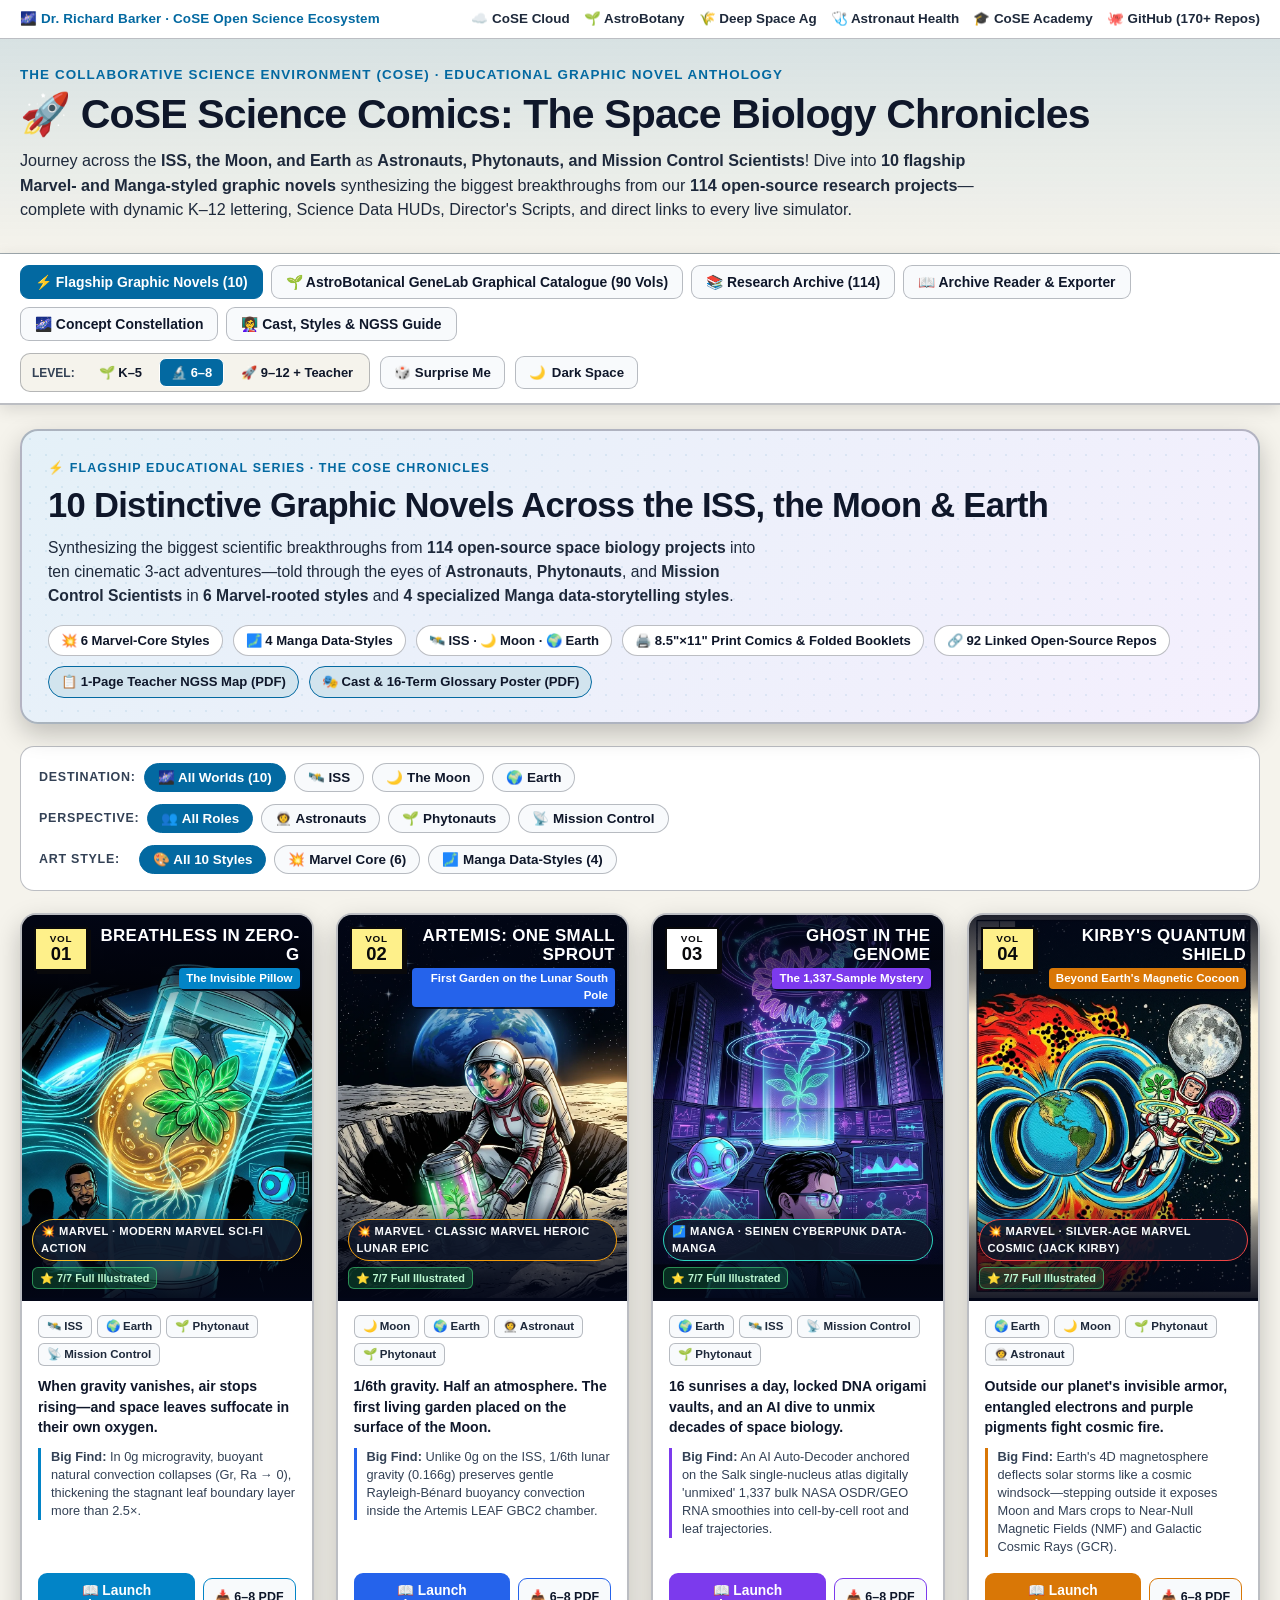
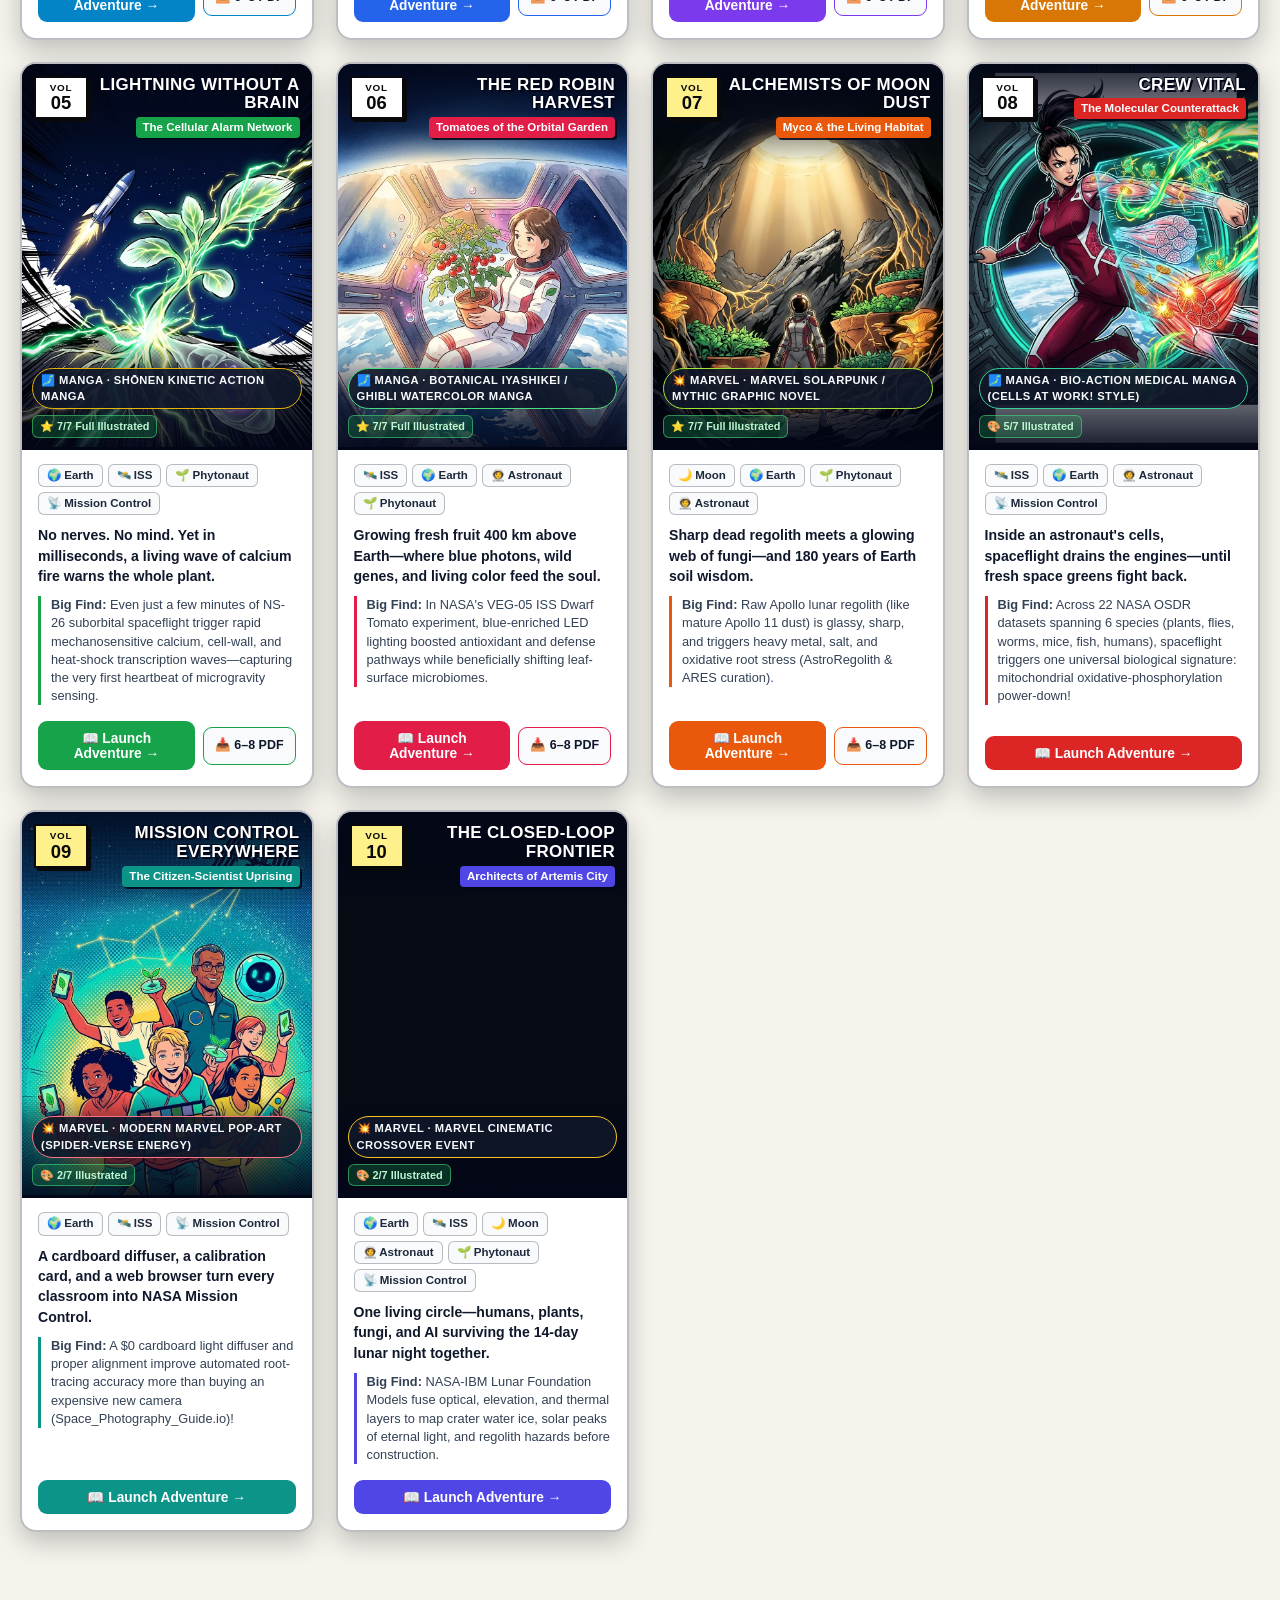
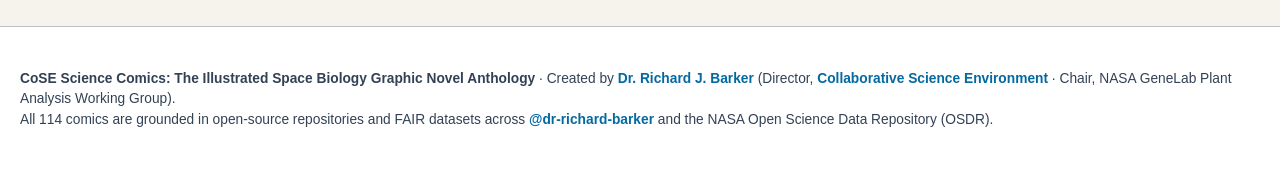
<file: index.html>
<!DOCTYPE html>
<html lang="en">
<head>
  <meta charset="utf-8">
  <meta name="viewport" content="width=device-width, initial-scale=1">
  <meta name="color-scheme" content="light dark">
  <script>
    try {
      document.querySelector('meta[name="color-scheme"]').content = localStorage.getItem("color-scheme") ?? "light dark";
    } catch (_) {}
  </script>
  <title>CoSE Science Comics — AstroBotanical GeneLab Graphical Catalogue (90 Manga Vols), 10 Flagship Graphic Novels &amp; 114-Issue Research Archive</title>
  <meta name="description" content="90-volume AstroBotanical GeneLab Graphical Catalogue seinen manga series exploring 100% of NASA OSDR plant biology, 10 flagship Marvel- and Manga-styled illustrated space biology graphic novels, plus a 114-issue open-science research archive from Dr. Richard Barker's CoSE portfolio.">
  <link rel="icon" href="https://dr-richard-barker.github.io/Plant_response_to_radiation/cose/cose-logo.png">
  <link rel="stylesheet" href="css/comics.css">
  <link rel="stylesheet" href="css/graphic-novels.css">
  <link rel="stylesheet" href="css/astro-botanica.css?v=4">
</head>
<body data-site-id="Comics">

  <!-- Top CoSE Ecosystem Navigation Bar -->
  <nav class="cose-top-bar" aria-label="CoSE Ecosystem Navigation">
    <div class="wrap">
      <a class="cose-brand-link" href="https://dr-richard-barker.github.io/">
        🌌 Dr. Richard Barker · CoSE Open Science Ecosystem
      </a>
      <div class="cose-hub-links">
        <a href="https://dr-richard-barker.github.io/CoSE_Cloud/Hub/">☁️ CoSE Cloud</a>
        <a href="https://dr-richard-barker.github.io/AstroBotany/">🌱 AstroBotany</a>
        <a href="https://dr-richard-barker.github.io/DeepSpaceAg/">🌾 Deep Space Ag</a>
        <a href="https://dr-richard-barker.github.io/AstronautHealth/">🩺 Astronaut Health</a>
        <a href="https://dr-richard-barker.github.io/dr-richard-barker/">🎓 CoSE Academy</a>
        <a href="https://github.com/dr-richard-barker" target="_blank" rel="noopener">🐙 GitHub (170+ Repos)</a>
      </div>
    </div>
  </nav>

  <!-- Anthology Hero Masthead -->
  <header class="hero-header">
    <div class="wrap">
      <p class="hero-eyebrow">The Collaborative Science Environment (CoSE) · Educational Graphic Novel Anthology</p>
      <h1 class="hero-title">🚀 CoSE Science Comics: The Space Biology Chronicles</h1>
      <p class="hero-lede">
        Journey across the <strong>ISS, the Moon, and Earth</strong> as <strong>Astronauts, Phytonauts, and Mission Control Scientists</strong>!
        Dive into <strong>10 flagship Marvel- and Manga-styled graphic novels</strong> synthesizing the biggest breakthroughs from our
        <strong>114 open-source research projects</strong>—complete with dynamic K–12 lettering, Science Data HUDs, Director's Scripts, and direct links to every live simulator.
      </p>
    </div>
  </header>

  <!-- Sticky Control Deck: View Mode Tabs + K-12 Reading Level Switcher + Light/Dark Contrast Toggle -->
  <div class="control-deck">
    <div class="wrap control-deck-inner">
      <div class="view-tabs-bar" role="tablist" aria-label="Comic Portal Views">
        <button class="tab-btn active" data-tab-btn="novels" role="tab">⚡ Flagship Graphic Novels (10)</button>
        <button class="tab-btn" data-tab-btn="astro-botanica" role="tab">🌱 AstroBotanical GeneLab Graphical Catalogue (90 Vols)</button>
        <button class="tab-btn" data-tab-btn="newsstand" role="tab">📚 Research Archive (114)</button>
        <button class="tab-btn" data-tab-btn="reader" role="tab">📖 Archive Reader &amp; Exporter</button>
        <button class="tab-btn" data-tab-btn="constellation" role="tab">🌌 Concept Constellation</button>
        <button class="tab-btn" data-tab-btn="educator" role="tab">👩‍🏫 Cast, Styles &amp; NGSS Guide</button>
      </div>

      <div class="right-controls-cluster">
        <div class="level-switcher-group" role="group" aria-label="K-12 Reading Level Switcher">
          <span class="level-label">Level:</span>
          <button class="level-btn" data-level-btn="k5" aria-pressed="false">🌱 K–5</button>
          <button class="level-btn active" data-level-btn="ms" aria-pressed="true">🔬 6–8</button>
          <button class="level-btn" data-level-btn="hs" aria-pressed="false">🚀 9–12 + Teacher</button>
        </div>

        <button id="random-comic-btn" class="theme-toggle-btn" type="button" title="Jump to a random space biology graphic novel">
          🎲 Surprise Me
        </button>

        <button id="theme-toggle-btn" class="theme-toggle-btn" type="button" title="Toggle between Archival Light Ink Mode and Deep-Space Dark Mode">
          <span class="when-dark">☀️ <span class="sr-only">Switch to </span>Light Ink</span>
          <span class="when-light">🌙 <span class="sr-only">Switch to </span>Dark Space</span>
        </button>
      </div>
    </div>
  </div>

  <!-- ====================================================================
       VIEW 0 (HERO LANDING): 10 FLAGSHIP GRAPHIC NOVELS (MARVEL & MANGA)
       ==================================================================== -->
  <main id="view-novels" class="view-section active" aria-label="10 Flagship Graphic Novels">
    <div class="wrap">
      <div id="graphic-novels-stage"></div>
    </div>
  </main>

  <!-- ====================================================================
       VIEW 0.5: AstroBotanical GeneLab Graphical Catalogue (90-VOLUME SEINEN MANGA SERIES · NASA OSDR)
       ==================================================================== -->
  <main id="view-astro-botanica" class="view-section" aria-label="AstroBotanical GeneLab Graphical Catalogue 90-Volume Manga Series">
    <div class="wrap">
      <div id="astro-botanica-stage"></div>
    </div>
  </main>

  <!-- ====================================================================
       VIEW 1: RESEARCH ARCHIVE NEWSSTAND (All 114 Issues across 8 Series)
       ==================================================================== -->
  <section id="view-newsstand" class="view-section" aria-label="114-Issue Research Archive">
    <div class="wrap">
      <div class="filter-console">
        <div id="scope-filter-bar" class="scope-filter-bar"></div>
        <div id="series-filter-bar" class="series-filter-bar"></div>
        <div class="filter-controls-row">
          <input
            type="search"
            id="comic-search-input"
            class="filter-input"
            placeholder="🔍 Search by project, gene, equation, Moon/Mars, or topic (e.g. 'CFD', 'mycoponics', 'H3K27me3', 'calcium', 'tomato')..."
            aria-label="Search comics"
          >
          <select id="concept-filter-select" class="filter-select" aria-label="Filter by Connecting Concept"></select>
          <select id="cast-filter-select" class="filter-select" aria-label="Filter by Character Cast"></select>
          <button id="reset-filters-btn" class="btn-reset" type="button">Reset Filters</button>
        </div>
      </div>

      <div class="newsstand-status-bar">
        <span id="newsstand-count-label">Showing all 114 Hyper-Detailed Academic Graphic Novels</span>
        <span>💡 Click any issue to read the 5-panel story or click <strong>🎞️ SVG·GIF·PDF</strong> to view/download embeddable media!</span>
      </div>

      <div id="newsstand-container"></div>
    </div>
  </section>

  <!-- ====================================================================
       VIEW 2: INTERACTIVE 5-PANEL COMIC BOOK READER & EXPORTER
       ==================================================================== -->
  <section id="view-reader" class="view-section" aria-label="Interactive Comic Book Reader">
    <div class="wrap">
      <div id="comic-reader-stage"></div>
    </div>
  </section>

  <!-- ====================================================================
       VIEW 3: INTERACTIVE CONCEPT CONSTELLATION GRAPH
       ==================================================================== -->
  <section id="view-constellation" class="view-section" aria-label="Concept Constellation Graph">
    <div class="wrap">
      <div class="constellation-pills-bar" id="constellation-concept-pills"></div>
      <div class="constellation-layout">
        <div class="constellation-stage-card">
          <canvas id="constellation-canvas" width="900" height="600"></canvas>
        </div>
        <aside class="constellation-inspector-panel" id="constellation-inspector">
          <div class="inspector-empty">
            <h3>🌌 Unified Space Biology Knowledge Graph</h3>
            <p>Click any of the <strong>16 Core Concept Stars</strong> (inner ring), <strong>90 Verified NASA OSDR AstroBotanical GeneLab Graphical Catalogue Volumes</strong> (middle emerald diamonds), or <strong>114 Research Archive Issues</strong> (outer ring) to see how key scientific discoveries connect across the entire lab!</p>
          </div>
        </aside>
      </div>
    </div>
  </section>

  <!-- ====================================================================
       VIEW 4: CAST, 8 ART STYLES & K-12 EDUCATOR NGSS GUIDE
       ==================================================================== -->
  <section id="view-educator" class="view-section" aria-label="Cast and K-12 Educator Guide">
    <div class="wrap">
      <h2>👩‍🚀 Meet the Recurring Cast of the CoSE Space Lab</h2>
      <p class="hero-lede">
        Across all 8 visual comic styles, these six characters guide K–12 explorers from microscopic starch crystals
        and fungal threads up to orbital greenhouses and lunar cities.
      </p>
      <div id="cast-cards-grid" class="cast-cards-grid"></div>

      <h2>🎨 Eight Distinct Comic Art Styles — One Unified Scientific Universe</h2>
      <p class="hero-lede">
        Each thematic series features its own custom 5-layer SVG artwork palette, subcellular zoom lens, annotated leader lines,
        and embedded quantitative mini-plots while sharing our 5-panel narrative arc.
      </p>
      <div id="styles-showcase-grid" class="styles-showcase-grid"></div>

      <h2>📦 AstroBotanical GeneLab Graphical Catalogue Printable Classroom Arc Curriculum Packs (90 Verified NASA OSDR Studies)</h2>
      <p class="hero-lede">
        Ready-to-print educator curriculum packets grounded in <strong>88/90 Live NASA OSDR API verified studies (+ 2 international archive studies; 3,787 verified biological samples)</strong>. Each pack includes K–5, 6–8, and 9–12 learning guides, molecular character rosters, mission debriefs, and a tear-off student lab-check quiz with teacher answer key.
      </p>
      <div class="ab-packs-grid">
        <a class="ab-pack-card" href="docs/astro-botanica/classroom_packs/AstroBotanica_Arc1_Foundations_Vols01-15.html" target="_blank" rel="noopener">
          <span class="ab-pack-tag">ARC I · VOLS 01–15</span>
          <h3>Orbital Foundations &amp; Gravitropism</h3>
          <p>Shuttle STS-131 ABRS/BRIC canisters, statolith gravity sensing &amp; root skewing.</p>
          <span class="ab-pack-cta">🖨️ Open Printable Curriculum Pack ↗</span>
        </a>
        <a class="ab-pack-card" href="docs/astro-botanica/classroom_packs/AstroBotanica_Arc2_DeepSpaceAg_Vols16-35.html" target="_blank" rel="noopener">
          <span class="ab-pack-tag">ARC II · VOLS 16–35</span>
          <h3>Deep Space Ag, Hypobaria &amp; Regolith</h3>
          <p>Low-pressure chambers (LPGC), early orbital methylomes &amp; unfolded protein stress.</p>
          <span class="ab-pack-cta">🖨️ Open Printable Curriculum Pack ↗</span>
        </a>
        <a class="ab-pack-card" href="docs/astro-botanica/classroom_packs/AstroBotanica_Arc3_MultiOmics_Vols36-50.html" target="_blank" rel="noopener">
          <span class="ab-pack-tag">ARC III · VOLS 36–50</span>
          <h3>Multi-Omics, Microbiomes &amp; Epigenetics</h3>
          <p>Veggie Red Romaine lettuce &amp; mizuna food safety, Brachypodium &amp; chromatin marks.</p>
          <span class="ab-pack-cta">🖨️ Open Printable Curriculum Pack ↗</span>
        </a>
        <a class="ab-pack-card" href="docs/astro-botanica/classroom_packs/AstroBotanica_Arc4_Frontier_Vols51-68.html" target="_blank" rel="noopener">
          <span class="ab-pack-tag">ARC IV · VOLS 51–68</span>
          <h3>Lunar Regolith, Polar Analogs &amp; Climax</h3>
          <p>Apollo 11–17 lunar fines, EDEN ISS Antarctica &amp; Vol. 68 putrescine spaceflight shield.</p>
          <span class="ab-pack-cta">🖨️ Open Printable Curriculum Pack ↗</span>
        </a>
        <a class="ab-pack-card" href="docs/astro-botanica/classroom_packs/AstroBotanica_Arc5_SpecialChronicles_Vols69-90.html" target="_blank" rel="noopener">
          <span class="ab-pack-tag">ARC V · VOLS 69–90</span>
          <h3>Special Chronicles: Starfighters, SOG1 &amp; Finale</h3>
          <p>Parabolic 0g runs, SOG1 radiation checkpoints, APEX04-EPEX WGBS &amp; Vol. 90 ethylene finale.</p>
          <span class="ab-pack-cta">🖨️ Open Printable Curriculum Pack ↗</span>
        </a>
      </div>

      <h2>📐 K–12 Next Generation Science Standards (NGSS) &amp; Concept Matrix</h2>
      <p class="hero-lede">
        Every comic issue connects 3 to 4 of these 16 core concepts and includes a 5-minute hands-on investigation using the project's free browser simulator.
      </p>
      <div class="ngss-table-wrap">
        <table class="ngss-table">
          <thead>
            <tr>
              <th>Core Concept Thread</th>
              <th>NGSS Alignment</th>
              <th>🌱 Elementary (K–5)</th>
              <th>🔬 Middle School (6–8)</th>
              <th>🚀 High School (9–12)</th>
              <th>Connected Comics</th>
            </tr>
          </thead>
          <tbody id="ngss-concepts-table"></tbody>
        </table>
      </div>
    </div>
  </section>

  <!-- Footer -->
  <footer class="site-footer">
    <div class="wrap">
      <p>
        <strong>CoSE Science Comics: The Illustrated Space Biology Graphic Novel Anthology</strong> · Created by
        <a href="https://dr-richard-barker.github.io/">Dr. Richard J. Barker</a> (Director,
        <a href="https://cosecloud.com">Collaborative Science Environment</a> · Chair, NASA GeneLab Plant Analysis Working Group).<br>
        All 114 comics are grounded in open-source repositories and FAIR datasets across
        <a href="https://github.com/dr-richard-barker">@dr-richard-barker</a> and the NASA Open Science Data Repository (OSDR).
      </p>
    </div>
  </footer>

  <!-- Scripts -->
  <script src="data/comics_catalog.js"></script>
  <script src="data/graphic_novels.js"></script>
  <script src="data/astro_botanica/astro_botanica.js?v=4"></script>
  <script src="js/svg-art-engine.js"></script>
  <script src="js/graphic-novel-art-studio.js"></script>
  <script src="js/astro-botanica-art-studio.js?v=4"></script>
  <script src="js/astro-botanica-audio.js?v=4"></script>
  <script src="js/graphic-novel-export.js"></script>
  <script src="js/astro-botanica-export.js?v=4"></script>
  <script src="js/export-engine.js"></script>
  <script src="js/constellation.js?v=4"></script>
  <script src="js/comic-reader.js"></script>
  <script src="js/graphic-novel-reader.js"></script>
  <script src="js/astro-botanica-reader.js?v=4"></script>
</body>
</html>
</file>
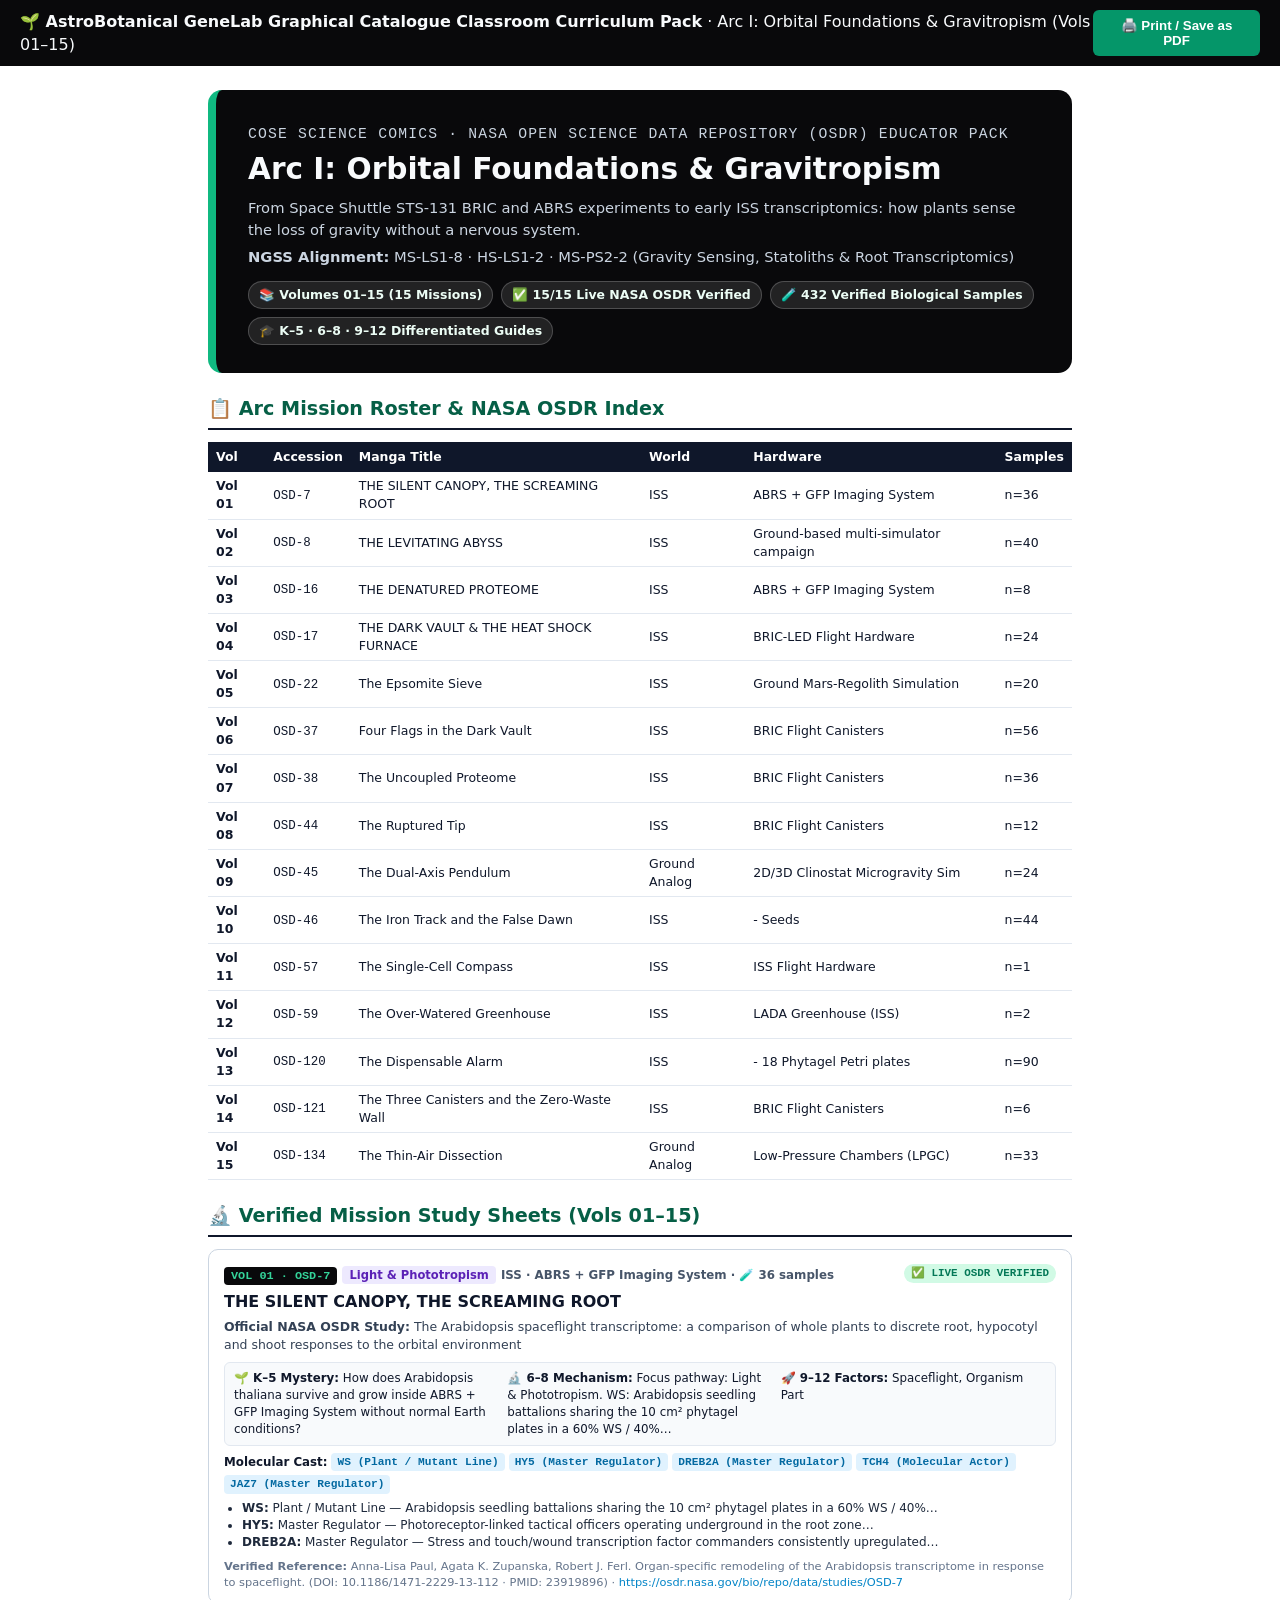
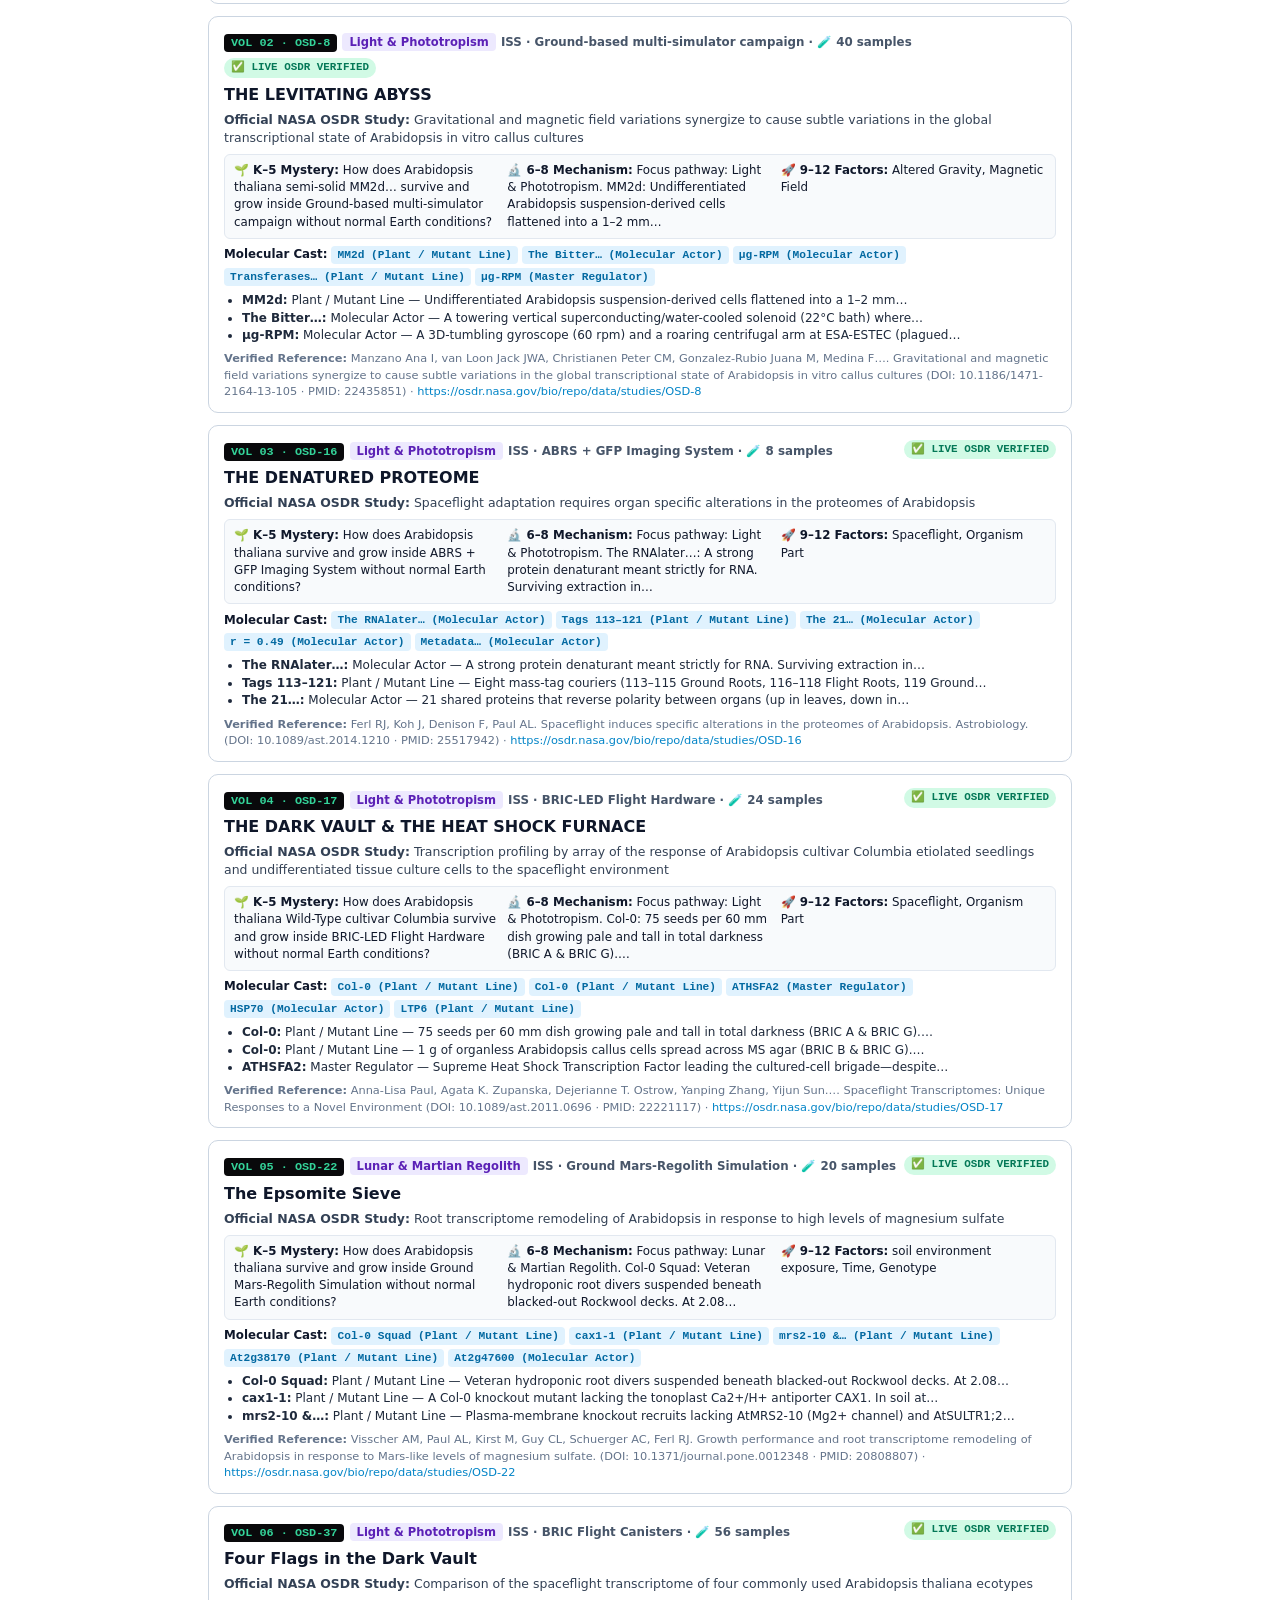
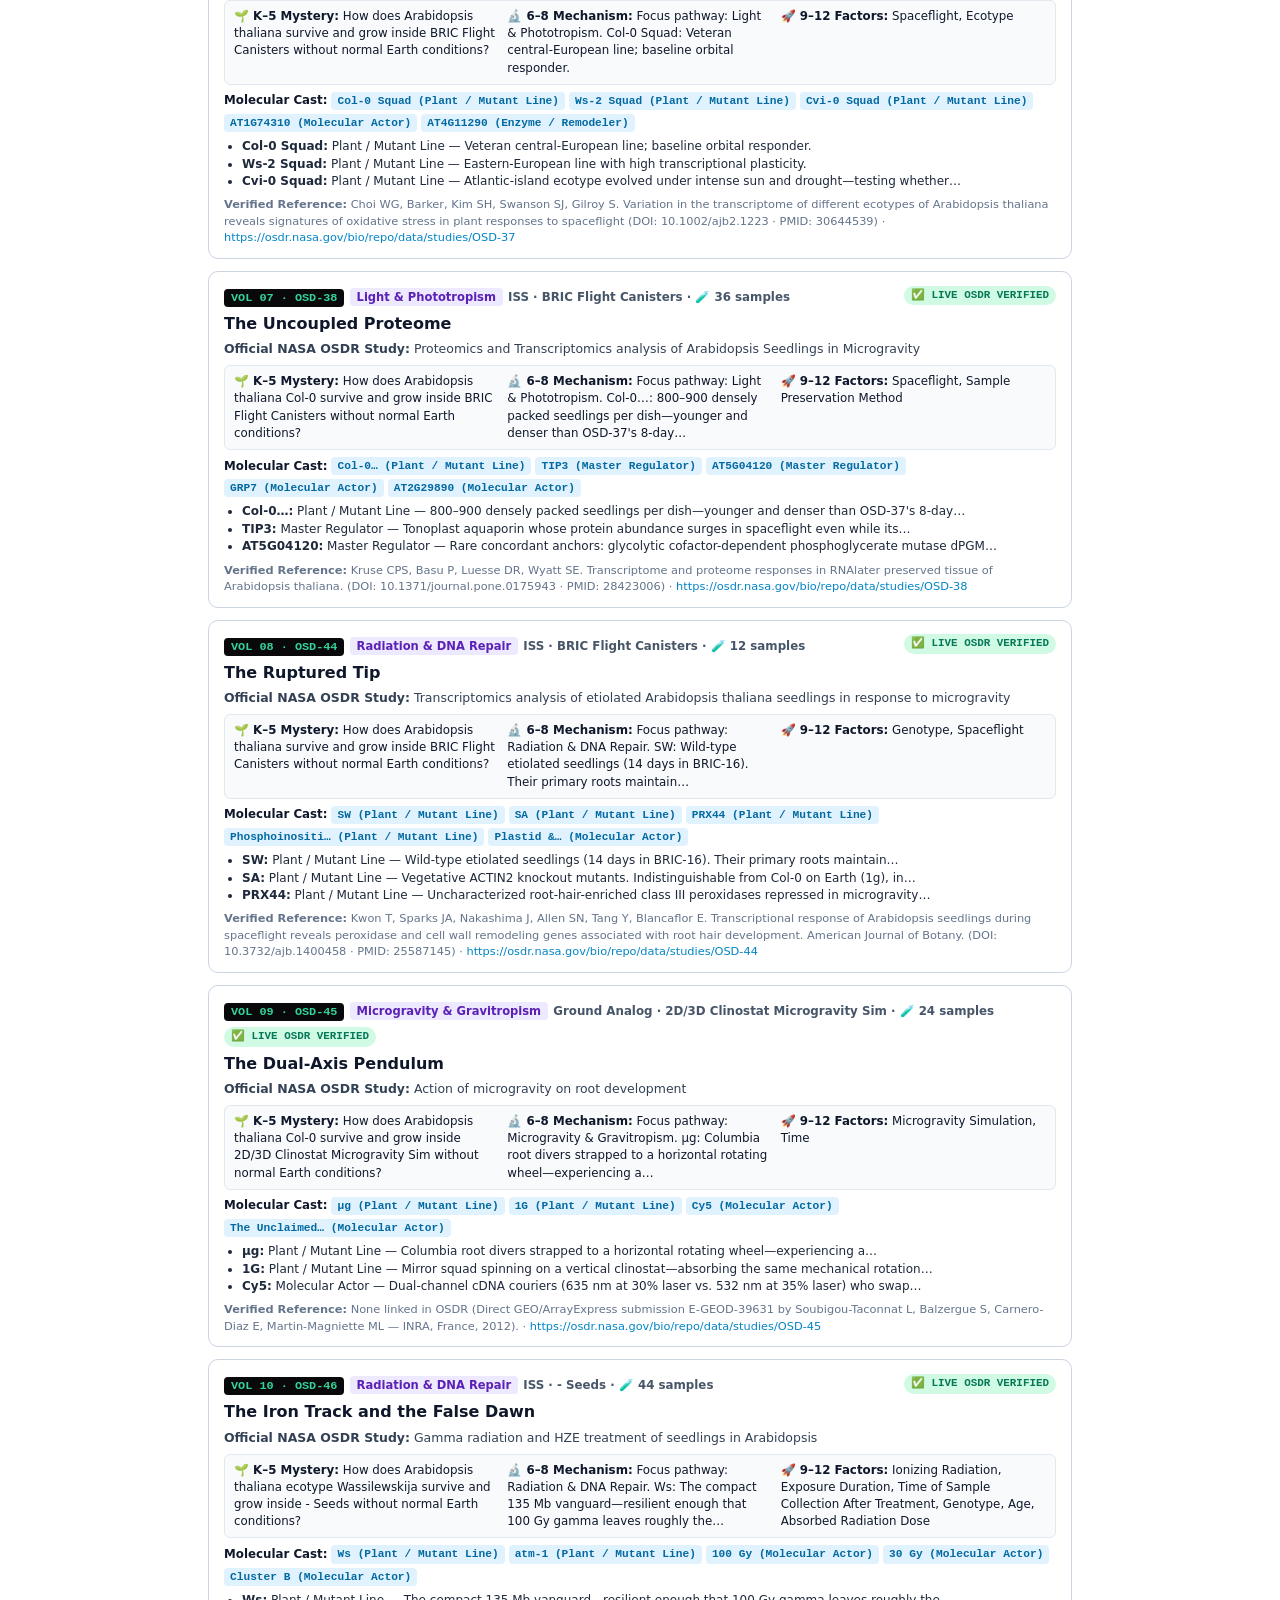
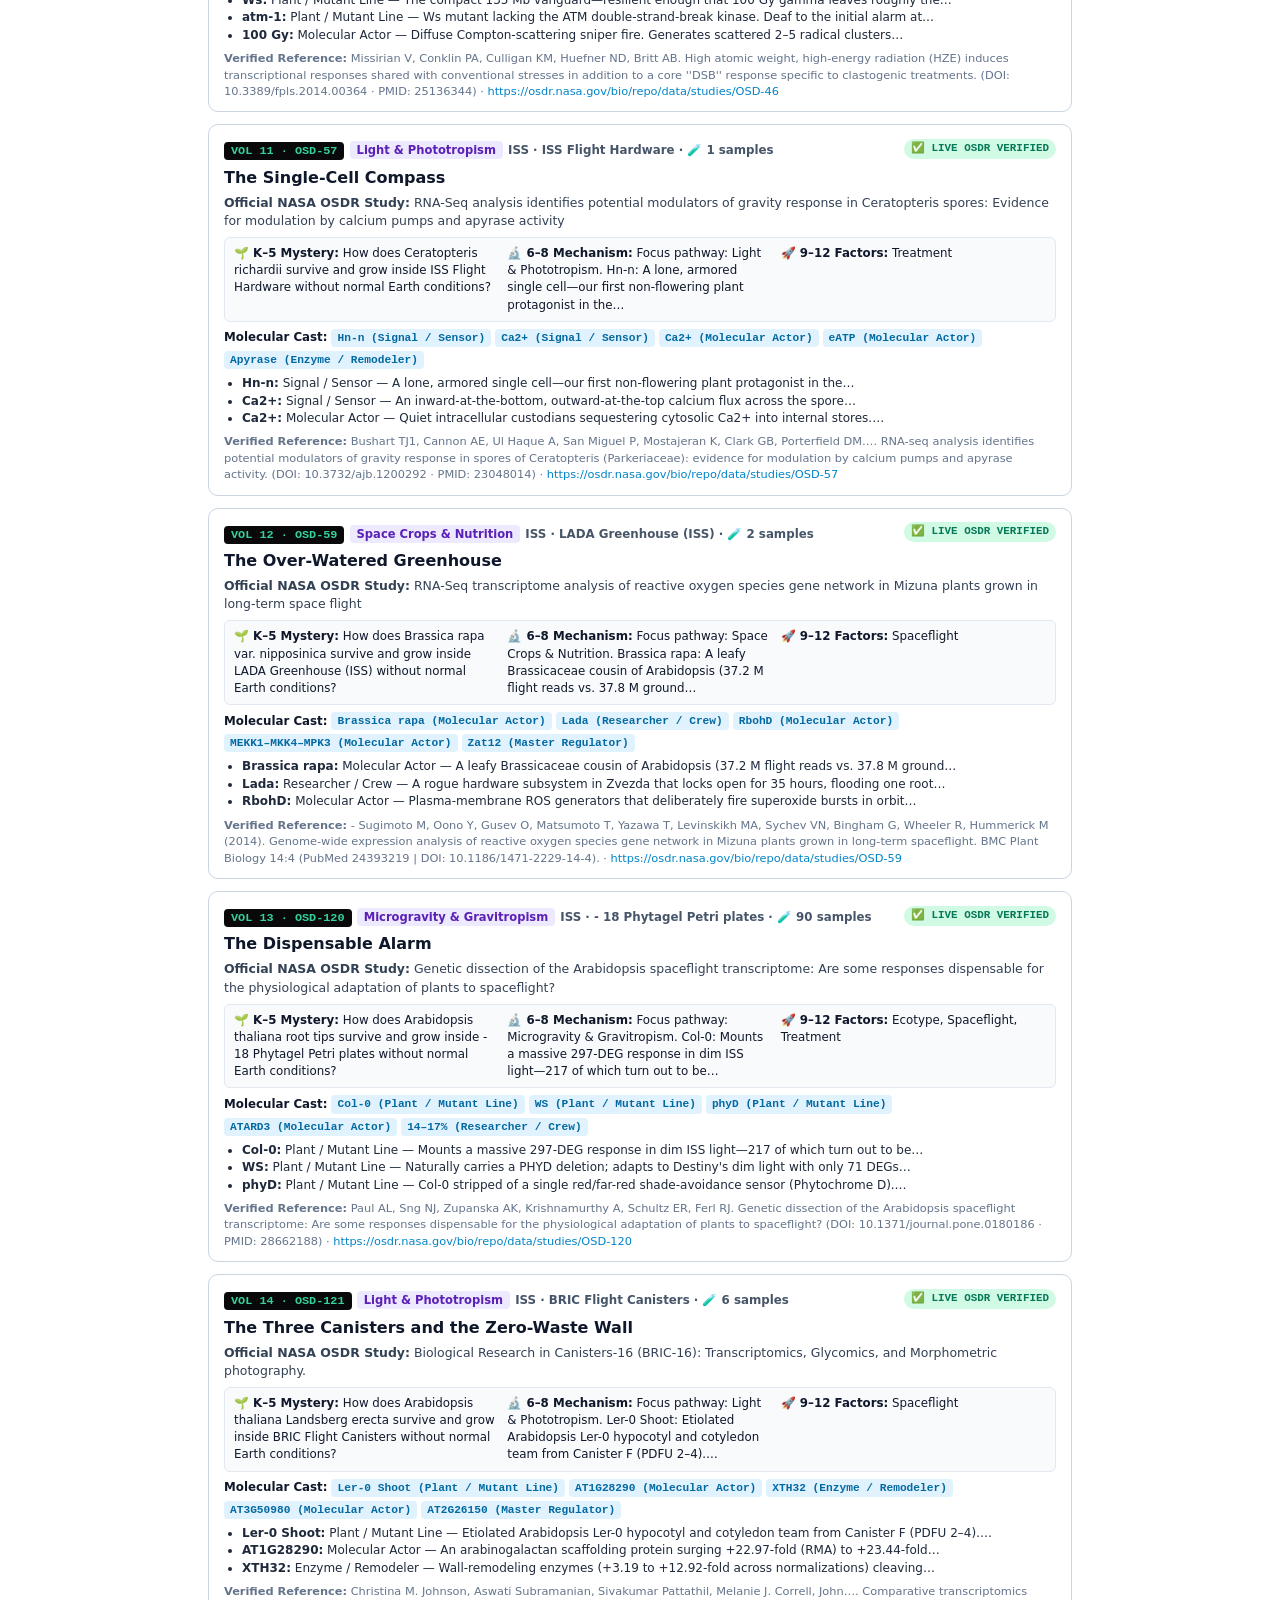
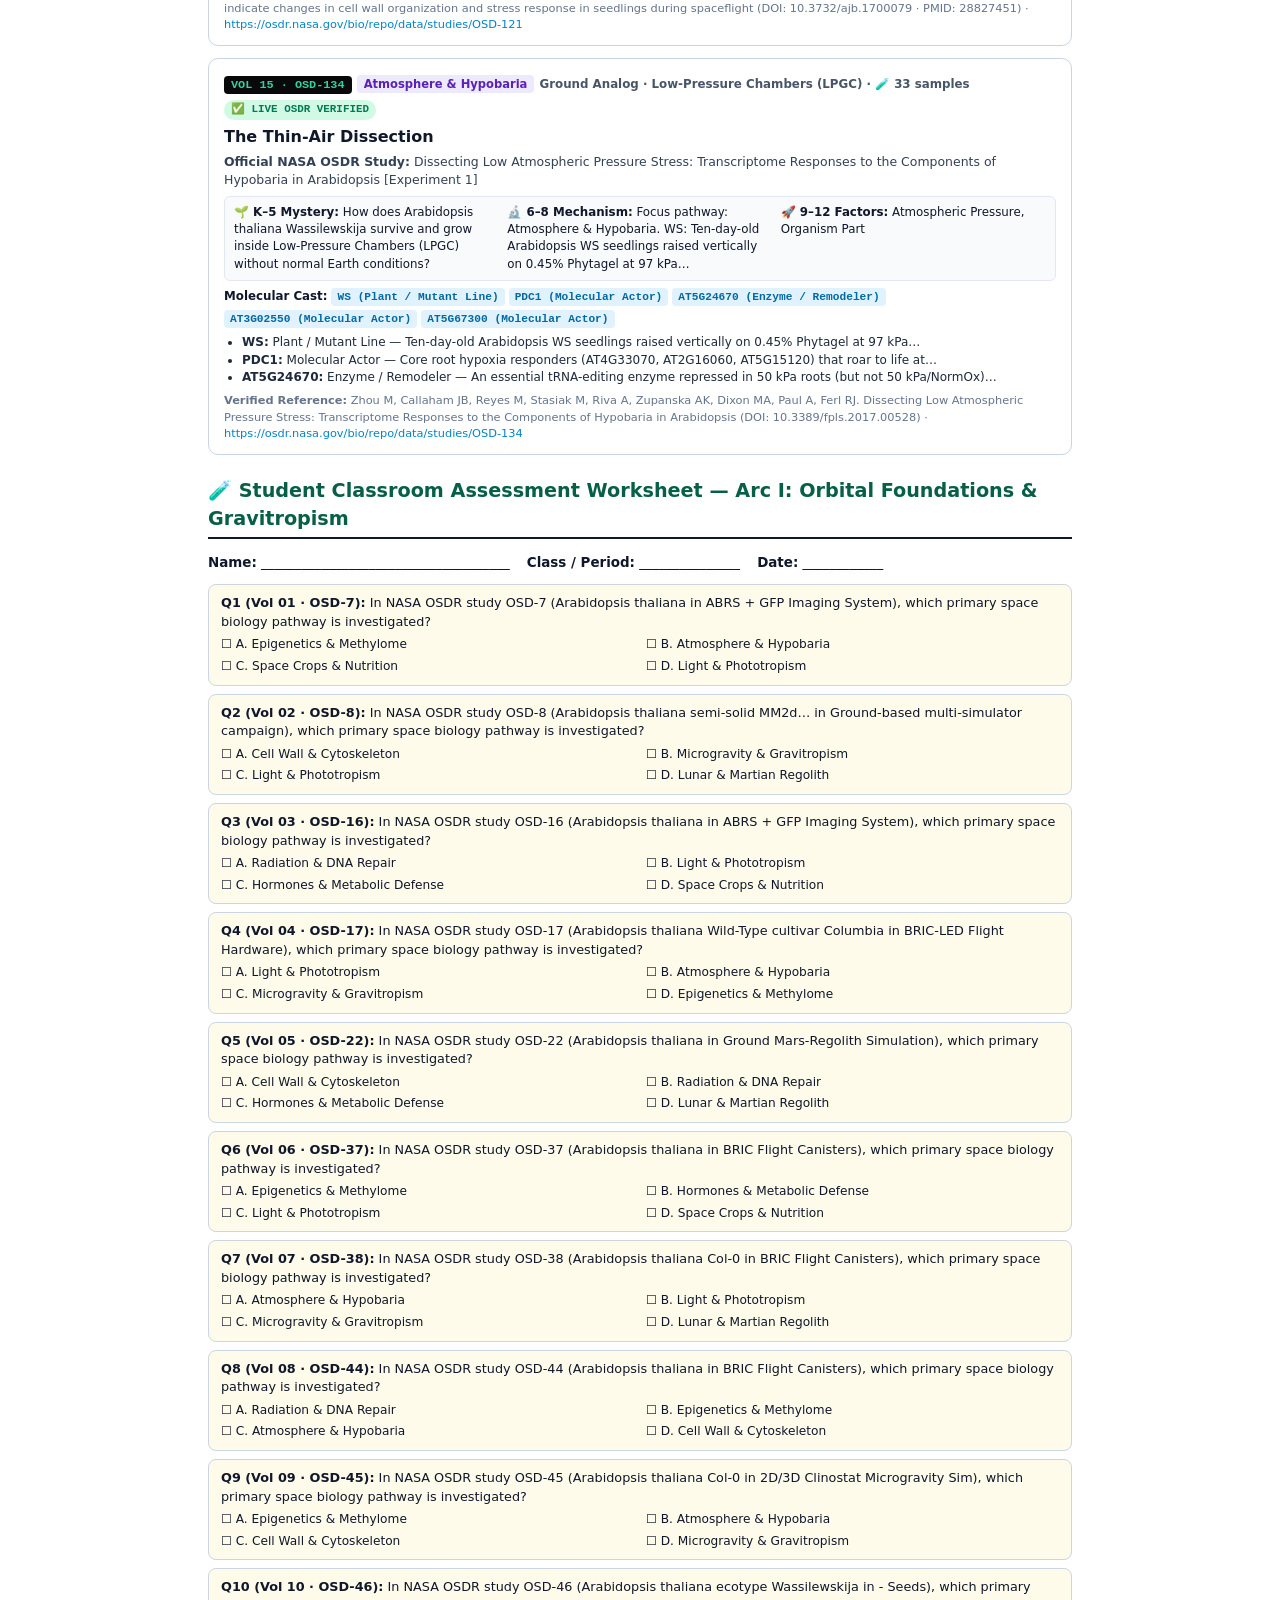
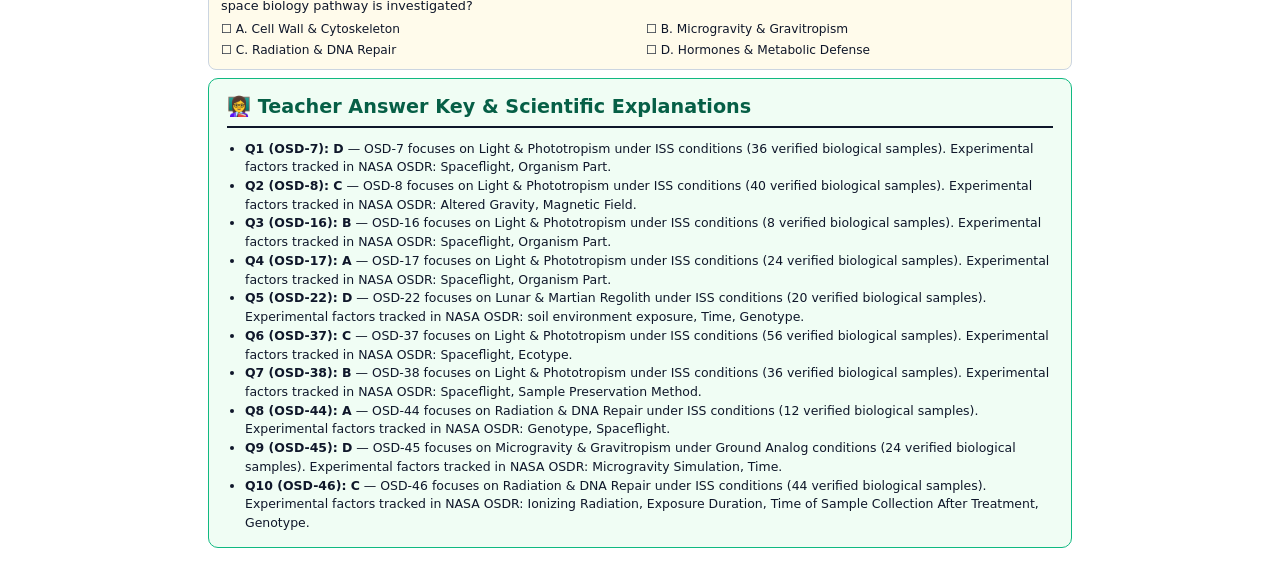
<file: docs/astro-botanica/classroom_packs/AstroBotanica_Arc1_Foundations_Vols01-15.html>
<!DOCTYPE html>
<html lang="en">
<head>
  <meta charset="utf-8">
  <title>AstroBotanical GeneLab Graphical Catalogue Classroom Pack — Arc I: Orbital Foundations &amp; Gravitropism</title>
  <style>
    @page { size: letter portrait; margin: 0.5in; }
    * { box-sizing: border-box; }
    body { margin: 0; font-family: system-ui, -apple-system, 'Segoe UI', sans-serif; color: #0f172a; background: #ffffff; line-height: 1.45; }
    .toolbar { position: sticky; top: 0; z-index: 20; display: flex; justify-content: space-between; align-items: center; padding: 10px 20px; background: #09090b; color: #f8fafc; }
    .btn-print { background: #059669; color: #ffffff; border: none; padding: 8px 16px; border-radius: 6px; font-weight: 800; cursor: pointer; }
    .wrap { max-width: 920px; margin: 0 auto; padding: 24px 28px; }
    .cover { background: #09090b; color: #f8fafc; border-radius: 14px; padding: 28px 32px; margin-bottom: 22px; border-left: 8px solid #10b981; }
    .eyebrow { font-family: monospace; font-size: 0.78rem; color: #34d399; letter-spacing: 0.08em; text-transform: uppercase; margin: 0 0 6px; }
    .cover h1 { margin: 0 0 10px; font-size: 1.85rem; line-height: 1.2; }
    .cover p { margin: 6px 0; color: #cbd5e1; font-size: 0.92rem; }
    .stats-row { display: flex; flex-wrap: wrap; gap: 8px; margin-top: 14px; }
    .stat { background: rgba(255,255,255,0.1); border: 1px solid rgba(255,255,255,0.2); padding: 4px 10px; border-radius: 999px; font-size: 0.78rem; font-weight: 700; color: #ecfdf5; }
    h2 { font-size: 1.2rem; color: #065f46; border-bottom: 2px solid #0f172a; padding-bottom: 5px; margin: 22px 0 12px; }
    table { width: 100%; border-collapse: collapse; font-size: 0.78rem; margin-bottom: 18px; }
    th { background: #0f172a; color: #ffffff; padding: 6px 8px; text-align: left; }
    td { padding: 5px 8px; border-bottom: 1px solid #e2e8f0; }
    .vol-card { border: 1.5px solid #cbd5e1; border-radius: 10px; padding: 12px 15px; margin-bottom: 12px; break-inside: avoid; page-break-inside: avoid; background: #ffffff; }
    .vol-head { display: flex; flex-wrap: wrap; justify-content: space-between; align-items: center; gap: 6px; margin-bottom: 5px; }
    .vol-badge { background: #09090b; color: #34d399; font-family: monospace; font-size: 0.74rem; font-weight: 900; padding: 2px 7px; border-radius: 4px; }
    .vol-domain { background: #ede9fe; color: #5b21b6; font-size: 0.72rem; font-weight: 800; padding: 2px 7px; border-radius: 4px; }
    .vol-meta { font-size: 0.74rem; color: #475569; font-weight: 600; }
    .verified-tag { font-family: monospace; font-size: 0.68rem; font-weight: 900; color: #047857; background: #d1fae5; padding: 2px 7px; border-radius: 999px; }
    .vol-card h3 { margin: 3px 0 5px; font-size: 1rem; color: #0f172a; }
    .official-line { margin: 0 0 7px; font-size: 0.78rem; color: #334155; }
    .edu-trio { display: grid; grid-template-columns: repeat(3, 1fr); gap: 8px; background: #f8fafc; border: 1px solid #e2e8f0; border-radius: 6px; padding: 7px 9px; font-size: 0.74rem; margin-bottom: 7px; }
    .cast-row { font-size: 0.74rem; margin-bottom: 6px; display: flex; flex-wrap: wrap; gap: 4px; align-items: center; }
    .chip { background: #e0f2fe; color: #0369a1; padding: 1px 6px; border-radius: 4px; font-weight: 700; font-family: monospace; font-size: 0.7rem; }
    .findings-list { margin: 4px 0 6px; padding-left: 18px; font-size: 0.75rem; color: #1e293b; }
    .citation-line { margin: 0; font-size: 0.71rem; color: #64748b; }
    .citation-line a { color: #0284c7; text-decoration: none; }
    .quiz-section { page-break-before: always; break-before: page; }
    .quiz-item { border: 1px solid #cbd5e1; border-radius: 8px; padding: 9px 12px; margin-bottom: 8px; break-inside: avoid; font-size: 0.8rem; background: #fffbeb; }
    .quiz-item p { margin: 0 0 5px; }
    .quiz-opts { display: grid; grid-template-columns: 1fr 1fr; gap: 4px 12px; font-size: 0.76rem; }
    .answer-box { page-break-before: always; break-before: page; background: #f0fdf4; border: 1.5px solid #10b981; border-radius: 10px; padding: 14px 18px; }
    .answer-box ol, .answer-box ul { margin: 6px 0 0; padding-left: 18px; font-size: 0.78rem; line-height: 1.5; }
    @media print {
      .toolbar { display: none !important; }
      .wrap { padding: 0; max-width: none; }
    }
  </style>
</head>
<body>
  <div class="toolbar">
    <div><strong>🌱 AstroBotanical GeneLab Graphical Catalogue Classroom Curriculum Pack</strong> · Arc I: Orbital Foundations &amp; Gravitropism (Vols 01–15)</div>
    <button class="btn-print" onclick="window.print()">🖨️ Print / Save as PDF</button>
  </div>
  <div class="wrap">
    <header class="cover">
      <p class="eyebrow">CoSE Science Comics · NASA Open Science Data Repository (OSDR) Educator Pack</p>
      <h1>Arc I: Orbital Foundations &amp; Gravitropism</h1>
      <p>From Space Shuttle STS-131 BRIC and ABRS experiments to early ISS transcriptomics: how plants sense the loss of gravity without a nervous system.</p>
      <p><strong>NGSS Alignment:</strong> MS-LS1-8 · HS-LS1-2 · MS-PS2-2 (Gravity Sensing, Statoliths &amp; Root Transcriptomics)</p>
      <div class="stats-row">
        <span class="stat">📚 Volumes 01–15 (15 Missions)</span>
        <span class="stat">✅ 15/15 Live NASA OSDR Verified</span>
        <span class="stat">🧪 432 Verified Biological Samples</span>
        <span class="stat">🎓 K–5 · 6–8 · 9–12 Differentiated Guides</span>
      </div>
    </header>

    <h2>📋 Arc Mission Roster &amp; NASA OSDR Index</h2>
    <table>
      <thead><tr><th>Vol</th><th>Accession</th><th>Manga Title</th><th>World</th><th>Hardware</th><th>Samples</th></tr></thead>
      <tbody><tr><td><strong>Vol 01</strong></td><td><code>OSD-7</code></td><td>THE SILENT CANOPY, THE SCREAMING ROOT</td><td>ISS</td><td>ABRS + GFP Imaging System</td><td>n=36</td></tr><tr><td><strong>Vol 02</strong></td><td><code>OSD-8</code></td><td>THE LEVITATING ABYSS</td><td>ISS</td><td>Ground-based multi-simulator campaign</td><td>n=40</td></tr><tr><td><strong>Vol 03</strong></td><td><code>OSD-16</code></td><td>THE DENATURED PROTEOME</td><td>ISS</td><td>ABRS + GFP Imaging System</td><td>n=8</td></tr><tr><td><strong>Vol 04</strong></td><td><code>OSD-17</code></td><td>THE DARK VAULT &amp; THE HEAT SHOCK FURNACE</td><td>ISS</td><td>BRIC-LED Flight Hardware</td><td>n=24</td></tr><tr><td><strong>Vol 05</strong></td><td><code>OSD-22</code></td><td>The Epsomite Sieve</td><td>ISS</td><td>Ground Mars-Regolith Simulation</td><td>n=20</td></tr><tr><td><strong>Vol 06</strong></td><td><code>OSD-37</code></td><td>Four Flags in the Dark Vault</td><td>ISS</td><td>BRIC Flight Canisters</td><td>n=56</td></tr><tr><td><strong>Vol 07</strong></td><td><code>OSD-38</code></td><td>The Uncoupled Proteome</td><td>ISS</td><td>BRIC Flight Canisters</td><td>n=36</td></tr><tr><td><strong>Vol 08</strong></td><td><code>OSD-44</code></td><td>The Ruptured Tip</td><td>ISS</td><td>BRIC Flight Canisters</td><td>n=12</td></tr><tr><td><strong>Vol 09</strong></td><td><code>OSD-45</code></td><td>The Dual-Axis Pendulum</td><td>Ground Analog</td><td>2D/3D Clinostat Microgravity Sim</td><td>n=24</td></tr><tr><td><strong>Vol 10</strong></td><td><code>OSD-46</code></td><td>The Iron Track and the False Dawn</td><td>ISS</td><td>- Seeds</td><td>n=44</td></tr><tr><td><strong>Vol 11</strong></td><td><code>OSD-57</code></td><td>The Single-Cell Compass</td><td>ISS</td><td>ISS Flight Hardware</td><td>n=1</td></tr><tr><td><strong>Vol 12</strong></td><td><code>OSD-59</code></td><td>The Over-Watered Greenhouse</td><td>ISS</td><td>LADA Greenhouse (ISS)</td><td>n=2</td></tr><tr><td><strong>Vol 13</strong></td><td><code>OSD-120</code></td><td>The Dispensable Alarm</td><td>ISS</td><td>- 18 Phytagel Petri plates</td><td>n=90</td></tr><tr><td><strong>Vol 14</strong></td><td><code>OSD-121</code></td><td>The Three Canisters and the Zero-Waste Wall</td><td>ISS</td><td>BRIC Flight Canisters</td><td>n=6</td></tr><tr><td><strong>Vol 15</strong></td><td><code>OSD-134</code></td><td>The Thin-Air Dissection</td><td>Ground Analog</td><td>Low-Pressure Chambers (LPGC)</td><td>n=33</td></tr></tbody>
    </table>

    <h2>🔬 Verified Mission Study Sheets (Vols 01–15)</h2>
    
        <article class="vol-card">
          <div class="vol-head">
            <div>
              <span class="vol-badge">VOL 01 · OSD-7</span>
              <span class="vol-domain">Light &amp; Phototropism</span>
              <span class="vol-meta">ISS · ABRS + GFP Imaging System · 🧪 36 samples</span>
            </div>
            <span class="verified-tag">✅ LIVE OSDR VERIFIED</span>
          </div>
          <h3>THE SILENT CANOPY, THE SCREAMING ROOT</h3>
          <p class="official-line"><strong>Official NASA OSDR Study:</strong> The Arabidopsis spaceflight transcriptome: a comparison of whole plants to discrete root, hypocotyl and shoot responses to the orbital environment</p>
          <div class="edu-trio">
            <div><strong>🌱 K–5 Mystery:</strong> How does Arabidopsis thaliana survive and grow inside ABRS + GFP Imaging System without normal Earth conditions?</div>
            <div><strong>🔬 6–8 Mechanism:</strong> Focus pathway: Light &amp; Phototropism. WS: Arabidopsis seedling battalions sharing the 10 cm² phytagel plates in a 60% WS / 40%…</div>
            <div><strong>🚀 9–12 Factors:</strong> Spaceflight, Organism Part</div>
          </div>
          <div class='cast-row'><strong>Molecular Cast:</strong> <span class='chip'>WS (Plant / Mutant Line)</span> <span class='chip'>HY5 (Master Regulator)</span> <span class='chip'>DREB2A (Master Regulator)</span> <span class='chip'>TCH4 (Molecular Actor)</span> <span class='chip'>JAZ7 (Master Regulator)</span></div>
          <ul class='findings-list'><li><strong>WS:</strong> Plant / Mutant Line — Arabidopsis seedling battalions sharing the 10 cm² phytagel plates in a 60% WS / 40%…</li><li><strong>HY5:</strong> Master Regulator — Photoreceptor-linked tactical officers operating underground in the root zone…</li><li><strong>DREB2A:</strong> Master Regulator — Stress and touch/wound transcription factor commanders consistently upregulated…</li></ul>
          <p class="citation-line"><strong>Verified Reference:</strong> Anna-Lisa Paul, Agata K. Zupanska, Robert J. Ferl. Organ-specific remodeling of the Arabidopsis transcriptome in response to spaceflight. (DOI: 10.1186/1471-2229-13-112 · PMID: 23919896) · <a href="https://osdr.nasa.gov/bio/repo/data/studies/OSD-7">https://osdr.nasa.gov/bio/repo/data/studies/OSD-7</a></p>
        </article>
        
        <article class="vol-card">
          <div class="vol-head">
            <div>
              <span class="vol-badge">VOL 02 · OSD-8</span>
              <span class="vol-domain">Light &amp; Phototropism</span>
              <span class="vol-meta">ISS · Ground-based multi-simulator campaign · 🧪 40 samples</span>
            </div>
            <span class="verified-tag">✅ LIVE OSDR VERIFIED</span>
          </div>
          <h3>THE LEVITATING ABYSS</h3>
          <p class="official-line"><strong>Official NASA OSDR Study:</strong> Gravitational and magnetic field variations synergize to cause subtle variations in the global transcriptional state of Arabidopsis in vitro callus cultures</p>
          <div class="edu-trio">
            <div><strong>🌱 K–5 Mystery:</strong> How does Arabidopsis thaliana semi-solid MM2d… survive and grow inside Ground-based multi-simulator campaign without normal Earth conditions?</div>
            <div><strong>🔬 6–8 Mechanism:</strong> Focus pathway: Light &amp; Phototropism. MM2d: Undifferentiated Arabidopsis suspension-derived cells flattened into a 1–2 mm…</div>
            <div><strong>🚀 9–12 Factors:</strong> Altered Gravity, Magnetic Field</div>
          </div>
          <div class='cast-row'><strong>Molecular Cast:</strong> <span class='chip'>MM2d (Plant / Mutant Line)</span> <span class='chip'>The Bitter… (Molecular Actor)</span> <span class='chip'>μg-RPM (Molecular Actor)</span> <span class='chip'>Transferases… (Plant / Mutant Line)</span> <span class='chip'>μg-RPM (Master Regulator)</span></div>
          <ul class='findings-list'><li><strong>MM2d:</strong> Plant / Mutant Line — Undifferentiated Arabidopsis suspension-derived cells flattened into a 1–2 mm…</li><li><strong>The Bitter…:</strong> Molecular Actor — A towering vertical superconducting/water-cooled solenoid (22°C bath) where…</li><li><strong>μg-RPM:</strong> Molecular Actor — A 3D-tumbling gyroscope (60 rpm) and a roaring centrifugal arm at ESA-ESTEC (plagued…</li></ul>
          <p class="citation-line"><strong>Verified Reference:</strong> Manzano Ana I, van Loon Jack JWA, Christianen Peter CM, Gonzalez-Rubio Juana M, Medina F…. Gravitational and magnetic field variations synergize to cause subtle variations in the global transcriptional state of Arabidopsis in vitro callus cultures (DOI: 10.1186/1471-2164-13-105 · PMID: 22435851) · <a href="https://osdr.nasa.gov/bio/repo/data/studies/OSD-8">https://osdr.nasa.gov/bio/repo/data/studies/OSD-8</a></p>
        </article>
        
        <article class="vol-card">
          <div class="vol-head">
            <div>
              <span class="vol-badge">VOL 03 · OSD-16</span>
              <span class="vol-domain">Light &amp; Phototropism</span>
              <span class="vol-meta">ISS · ABRS + GFP Imaging System · 🧪 8 samples</span>
            </div>
            <span class="verified-tag">✅ LIVE OSDR VERIFIED</span>
          </div>
          <h3>THE DENATURED PROTEOME</h3>
          <p class="official-line"><strong>Official NASA OSDR Study:</strong> Spaceflight adaptation requires organ specific alterations in the proteomes of Arabidopsis</p>
          <div class="edu-trio">
            <div><strong>🌱 K–5 Mystery:</strong> How does Arabidopsis thaliana survive and grow inside ABRS + GFP Imaging System without normal Earth conditions?</div>
            <div><strong>🔬 6–8 Mechanism:</strong> Focus pathway: Light &amp; Phototropism. The RNAlater…: A strong protein denaturant meant strictly for RNA. Surviving extraction in…</div>
            <div><strong>🚀 9–12 Factors:</strong> Spaceflight, Organism Part</div>
          </div>
          <div class='cast-row'><strong>Molecular Cast:</strong> <span class='chip'>The RNAlater… (Molecular Actor)</span> <span class='chip'>Tags 113–121 (Plant / Mutant Line)</span> <span class='chip'>The 21… (Molecular Actor)</span> <span class='chip'>r = 0.49 (Molecular Actor)</span> <span class='chip'>Metadata… (Molecular Actor)</span></div>
          <ul class='findings-list'><li><strong>The RNAlater…:</strong> Molecular Actor — A strong protein denaturant meant strictly for RNA. Surviving extraction in…</li><li><strong>Tags 113–121:</strong> Plant / Mutant Line — Eight mass-tag couriers (113–115 Ground Roots, 116–118 Flight Roots, 119 Ground…</li><li><strong>The 21…:</strong> Molecular Actor — 21 shared proteins that reverse polarity between organs (up in leaves, down in…</li></ul>
          <p class="citation-line"><strong>Verified Reference:</strong> Ferl RJ, Koh J, Denison F, Paul AL. Spaceflight induces specific alterations in the proteomes of Arabidopsis. Astrobiology. (DOI: 10.1089/ast.2014.1210 · PMID: 25517942) · <a href="https://osdr.nasa.gov/bio/repo/data/studies/OSD-16">https://osdr.nasa.gov/bio/repo/data/studies/OSD-16</a></p>
        </article>
        
        <article class="vol-card">
          <div class="vol-head">
            <div>
              <span class="vol-badge">VOL 04 · OSD-17</span>
              <span class="vol-domain">Light &amp; Phototropism</span>
              <span class="vol-meta">ISS · BRIC-LED Flight Hardware · 🧪 24 samples</span>
            </div>
            <span class="verified-tag">✅ LIVE OSDR VERIFIED</span>
          </div>
          <h3>THE DARK VAULT &amp; THE HEAT SHOCK FURNACE</h3>
          <p class="official-line"><strong>Official NASA OSDR Study:</strong> Transcription profiling by array of the response of Arabidopsis cultivar Columbia etiolated seedlings and undifferentiated tissue culture cells to the spaceflight environment</p>
          <div class="edu-trio">
            <div><strong>🌱 K–5 Mystery:</strong> How does Arabidopsis thaliana Wild-Type cultivar Columbia survive and grow inside BRIC-LED Flight Hardware without normal Earth conditions?</div>
            <div><strong>🔬 6–8 Mechanism:</strong> Focus pathway: Light &amp; Phototropism. Col-0: 75 seeds per 60 mm dish growing pale and tall in total darkness (BRIC A &amp; BRIC G).…</div>
            <div><strong>🚀 9–12 Factors:</strong> Spaceflight, Organism Part</div>
          </div>
          <div class='cast-row'><strong>Molecular Cast:</strong> <span class='chip'>Col-0 (Plant / Mutant Line)</span> <span class='chip'>Col-0 (Plant / Mutant Line)</span> <span class='chip'>ATHSFA2 (Master Regulator)</span> <span class='chip'>HSP70 (Molecular Actor)</span> <span class='chip'>LTP6 (Plant / Mutant Line)</span></div>
          <ul class='findings-list'><li><strong>Col-0:</strong> Plant / Mutant Line — 75 seeds per 60 mm dish growing pale and tall in total darkness (BRIC A &amp; BRIC G).…</li><li><strong>Col-0:</strong> Plant / Mutant Line — 1 g of organless Arabidopsis callus cells spread across MS agar (BRIC B &amp; BRIC G).…</li><li><strong>ATHSFA2:</strong> Master Regulator — Supreme Heat Shock Transcription Factor leading the cultured-cell brigade—despite…</li></ul>
          <p class="citation-line"><strong>Verified Reference:</strong> Anna-Lisa Paul, Agata K. Zupanska, Dejerianne T. Ostrow, Yanping Zhang, Yijun Sun…. Spaceflight Transcriptomes: Unique Responses to a Novel Environment (DOI: 10.1089/ast.2011.0696 · PMID: 22221117) · <a href="https://osdr.nasa.gov/bio/repo/data/studies/OSD-17">https://osdr.nasa.gov/bio/repo/data/studies/OSD-17</a></p>
        </article>
        
        <article class="vol-card">
          <div class="vol-head">
            <div>
              <span class="vol-badge">VOL 05 · OSD-22</span>
              <span class="vol-domain">Lunar &amp; Martian Regolith</span>
              <span class="vol-meta">ISS · Ground Mars-Regolith Simulation · 🧪 20 samples</span>
            </div>
            <span class="verified-tag">✅ LIVE OSDR VERIFIED</span>
          </div>
          <h3>The Epsomite Sieve</h3>
          <p class="official-line"><strong>Official NASA OSDR Study:</strong> Root transcriptome remodeling of Arabidopsis in response to high levels of magnesium sulfate</p>
          <div class="edu-trio">
            <div><strong>🌱 K–5 Mystery:</strong> How does Arabidopsis thaliana survive and grow inside Ground Mars-Regolith Simulation without normal Earth conditions?</div>
            <div><strong>🔬 6–8 Mechanism:</strong> Focus pathway: Lunar &amp; Martian Regolith. Col-0 Squad: Veteran hydroponic root divers suspended beneath blacked-out Rockwool decks. At 2.08…</div>
            <div><strong>🚀 9–12 Factors:</strong> soil environment exposure, Time, Genotype</div>
          </div>
          <div class='cast-row'><strong>Molecular Cast:</strong> <span class='chip'>Col-0 Squad (Plant / Mutant Line)</span> <span class='chip'>cax1-1 (Plant / Mutant Line)</span> <span class='chip'>mrs2-10 &amp;… (Plant / Mutant Line)</span> <span class='chip'>At2g38170 (Plant / Mutant Line)</span> <span class='chip'>At2g47600 (Molecular Actor)</span></div>
          <ul class='findings-list'><li><strong>Col-0 Squad:</strong> Plant / Mutant Line — Veteran hydroponic root divers suspended beneath blacked-out Rockwool decks. At 2.08…</li><li><strong>cax1-1:</strong> Plant / Mutant Line — A Col-0 knockout mutant lacking the tonoplast Ca2+/H+ antiporter CAX1. In soil at…</li><li><strong>mrs2-10 &amp;…:</strong> Plant / Mutant Line — Plasma-membrane knockout recruits lacking AtMRS2-10 (Mg2+ channel) and AtSULTR1;2…</li></ul>
          <p class="citation-line"><strong>Verified Reference:</strong> Visscher AM, Paul AL, Kirst M, Guy CL, Schuerger AC, Ferl RJ. Growth performance and root transcriptome remodeling of Arabidopsis in response to Mars-like levels of magnesium sulfate. (DOI: 10.1371/journal.pone.0012348 · PMID: 20808807) · <a href="https://osdr.nasa.gov/bio/repo/data/studies/OSD-22">https://osdr.nasa.gov/bio/repo/data/studies/OSD-22</a></p>
        </article>
        
        <article class="vol-card">
          <div class="vol-head">
            <div>
              <span class="vol-badge">VOL 06 · OSD-37</span>
              <span class="vol-domain">Light &amp; Phototropism</span>
              <span class="vol-meta">ISS · BRIC Flight Canisters · 🧪 56 samples</span>
            </div>
            <span class="verified-tag">✅ LIVE OSDR VERIFIED</span>
          </div>
          <h3>Four Flags in the Dark Vault</h3>
          <p class="official-line"><strong>Official NASA OSDR Study:</strong> Comparison of the spaceflight transcriptome of four commonly used Arabidopsis thaliana ecotypes</p>
          <div class="edu-trio">
            <div><strong>🌱 K–5 Mystery:</strong> How does Arabidopsis thaliana survive and grow inside BRIC Flight Canisters without normal Earth conditions?</div>
            <div><strong>🔬 6–8 Mechanism:</strong> Focus pathway: Light &amp; Phototropism. Col-0 Squad: Veteran central-European line; baseline orbital responder.</div>
            <div><strong>🚀 9–12 Factors:</strong> Spaceflight, Ecotype</div>
          </div>
          <div class='cast-row'><strong>Molecular Cast:</strong> <span class='chip'>Col-0 Squad (Plant / Mutant Line)</span> <span class='chip'>Ws-2 Squad (Plant / Mutant Line)</span> <span class='chip'>Cvi-0 Squad (Plant / Mutant Line)</span> <span class='chip'>AT1G74310 (Molecular Actor)</span> <span class='chip'>AT4G11290 (Enzyme / Remodeler)</span></div>
          <ul class='findings-list'><li><strong>Col-0 Squad:</strong> Plant / Mutant Line — Veteran central-European line; baseline orbital responder.</li><li><strong>Ws-2 Squad:</strong> Plant / Mutant Line — Eastern-European line with high transcriptional plasticity.</li><li><strong>Cvi-0 Squad:</strong> Plant / Mutant Line — Atlantic-island ecotype evolved under intense sun and drought—testing whether…</li></ul>
          <p class="citation-line"><strong>Verified Reference:</strong> Choi WG, Barker, Kim SH, Swanson SJ, Gilroy S. Variation in the transcriptome of different ecotypes of Arabidopsis thaliana reveals signatures of oxidative stress in plant responses to spaceflight (DOI: 10.1002/ajb2.1223 · PMID: 30644539) · <a href="https://osdr.nasa.gov/bio/repo/data/studies/OSD-37">https://osdr.nasa.gov/bio/repo/data/studies/OSD-37</a></p>
        </article>
        
        <article class="vol-card">
          <div class="vol-head">
            <div>
              <span class="vol-badge">VOL 07 · OSD-38</span>
              <span class="vol-domain">Light &amp; Phototropism</span>
              <span class="vol-meta">ISS · BRIC Flight Canisters · 🧪 36 samples</span>
            </div>
            <span class="verified-tag">✅ LIVE OSDR VERIFIED</span>
          </div>
          <h3>The Uncoupled Proteome</h3>
          <p class="official-line"><strong>Official NASA OSDR Study:</strong> Proteomics and Transcriptomics analysis of Arabidopsis Seedlings in Microgravity</p>
          <div class="edu-trio">
            <div><strong>🌱 K–5 Mystery:</strong> How does Arabidopsis thaliana Col-0 survive and grow inside BRIC Flight Canisters without normal Earth conditions?</div>
            <div><strong>🔬 6–8 Mechanism:</strong> Focus pathway: Light &amp; Phototropism. Col-0…: 800–900 densely packed seedlings per dish—younger and denser than OSD-37&#x27;s 8-day…</div>
            <div><strong>🚀 9–12 Factors:</strong> Spaceflight, Sample Preservation Method</div>
          </div>
          <div class='cast-row'><strong>Molecular Cast:</strong> <span class='chip'>Col-0… (Plant / Mutant Line)</span> <span class='chip'>TIP3 (Master Regulator)</span> <span class='chip'>AT5G04120 (Master Regulator)</span> <span class='chip'>GRP7 (Molecular Actor)</span> <span class='chip'>AT2G29890 (Molecular Actor)</span></div>
          <ul class='findings-list'><li><strong>Col-0…:</strong> Plant / Mutant Line — 800–900 densely packed seedlings per dish—younger and denser than OSD-37&#x27;s 8-day…</li><li><strong>TIP3:</strong> Master Regulator — Tonoplast aquaporin whose protein abundance surges in spaceflight even while its…</li><li><strong>AT5G04120:</strong> Master Regulator — Rare concordant anchors: glycolytic cofactor-dependent phosphoglycerate mutase dPGM…</li></ul>
          <p class="citation-line"><strong>Verified Reference:</strong> Kruse CPS, Basu P, Luesse DR, Wyatt SE. Transcriptome and proteome responses in RNAlater preserved tissue of Arabidopsis thaliana. (DOI: 10.1371/journal.pone.0175943 · PMID: 28423006) · <a href="https://osdr.nasa.gov/bio/repo/data/studies/OSD-38">https://osdr.nasa.gov/bio/repo/data/studies/OSD-38</a></p>
        </article>
        
        <article class="vol-card">
          <div class="vol-head">
            <div>
              <span class="vol-badge">VOL 08 · OSD-44</span>
              <span class="vol-domain">Radiation &amp; DNA Repair</span>
              <span class="vol-meta">ISS · BRIC Flight Canisters · 🧪 12 samples</span>
            </div>
            <span class="verified-tag">✅ LIVE OSDR VERIFIED</span>
          </div>
          <h3>The Ruptured Tip</h3>
          <p class="official-line"><strong>Official NASA OSDR Study:</strong> Transcriptomics analysis of etiolated Arabidopsis thaliana seedlings in response to microgravity</p>
          <div class="edu-trio">
            <div><strong>🌱 K–5 Mystery:</strong> How does Arabidopsis thaliana survive and grow inside BRIC Flight Canisters without normal Earth conditions?</div>
            <div><strong>🔬 6–8 Mechanism:</strong> Focus pathway: Radiation &amp; DNA Repair. SW: Wild-type etiolated seedlings (14 days in BRIC-16). Their primary roots maintain…</div>
            <div><strong>🚀 9–12 Factors:</strong> Genotype, Spaceflight</div>
          </div>
          <div class='cast-row'><strong>Molecular Cast:</strong> <span class='chip'>SW (Plant / Mutant Line)</span> <span class='chip'>SA (Plant / Mutant Line)</span> <span class='chip'>PRX44 (Plant / Mutant Line)</span> <span class='chip'>Phosphoinositi… (Plant / Mutant Line)</span> <span class='chip'>Plastid &amp;… (Molecular Actor)</span></div>
          <ul class='findings-list'><li><strong>SW:</strong> Plant / Mutant Line — Wild-type etiolated seedlings (14 days in BRIC-16). Their primary roots maintain…</li><li><strong>SA:</strong> Plant / Mutant Line — Vegetative ACTIN2 knockout mutants. Indistinguishable from Col-0 on Earth (1g), in…</li><li><strong>PRX44:</strong> Plant / Mutant Line — Uncharacterized root-hair-enriched class III peroxidases repressed in microgravity…</li></ul>
          <p class="citation-line"><strong>Verified Reference:</strong> Kwon T, Sparks JA, Nakashima J, Allen SN, Tang Y, Blancaflor E. Transcriptional response of Arabidopsis seedlings during spaceflight reveals peroxidase and cell wall remodeling genes associated with root hair development. American Journal of Botany. (DOI: 10.3732/ajb.1400458 · PMID: 25587145) · <a href="https://osdr.nasa.gov/bio/repo/data/studies/OSD-44">https://osdr.nasa.gov/bio/repo/data/studies/OSD-44</a></p>
        </article>
        
        <article class="vol-card">
          <div class="vol-head">
            <div>
              <span class="vol-badge">VOL 09 · OSD-45</span>
              <span class="vol-domain">Microgravity &amp; Gravitropism</span>
              <span class="vol-meta">Ground Analog · 2D/3D Clinostat Microgravity Sim · 🧪 24 samples</span>
            </div>
            <span class="verified-tag">✅ LIVE OSDR VERIFIED</span>
          </div>
          <h3>The Dual-Axis Pendulum</h3>
          <p class="official-line"><strong>Official NASA OSDR Study:</strong> Action of microgravity on root development</p>
          <div class="edu-trio">
            <div><strong>🌱 K–5 Mystery:</strong> How does Arabidopsis thaliana Col-0 survive and grow inside 2D/3D Clinostat Microgravity Sim without normal Earth conditions?</div>
            <div><strong>🔬 6–8 Mechanism:</strong> Focus pathway: Microgravity &amp; Gravitropism. μg: Columbia root divers strapped to a horizontal rotating wheel—experiencing a…</div>
            <div><strong>🚀 9–12 Factors:</strong> Microgravity Simulation, Time</div>
          </div>
          <div class='cast-row'><strong>Molecular Cast:</strong> <span class='chip'>μg (Plant / Mutant Line)</span> <span class='chip'>1G (Plant / Mutant Line)</span> <span class='chip'>Cy5 (Molecular Actor)</span> <span class='chip'>The Unclaimed… (Molecular Actor)</span></div>
          <ul class='findings-list'><li><strong>μg:</strong> Plant / Mutant Line — Columbia root divers strapped to a horizontal rotating wheel—experiencing a…</li><li><strong>1G:</strong> Plant / Mutant Line — Mirror squad spinning on a vertical clinostat—absorbing the same mechanical rotation…</li><li><strong>Cy5:</strong> Molecular Actor — Dual-channel cDNA couriers (635 nm at 30% laser vs. 532 nm at 35% laser) who swap…</li></ul>
          <p class="citation-line"><strong>Verified Reference:</strong> None linked in OSDR (Direct GEO/ArrayExpress submission E-GEOD-39631 by Soubigou-Taconnat L, Balzergue S, Carnero-Diaz E, Martin-Magniette ML — INRA, France, 2012). · <a href="https://osdr.nasa.gov/bio/repo/data/studies/OSD-45">https://osdr.nasa.gov/bio/repo/data/studies/OSD-45</a></p>
        </article>
        
        <article class="vol-card">
          <div class="vol-head">
            <div>
              <span class="vol-badge">VOL 10 · OSD-46</span>
              <span class="vol-domain">Radiation &amp; DNA Repair</span>
              <span class="vol-meta">ISS · - Seeds · 🧪 44 samples</span>
            </div>
            <span class="verified-tag">✅ LIVE OSDR VERIFIED</span>
          </div>
          <h3>The Iron Track and the False Dawn</h3>
          <p class="official-line"><strong>Official NASA OSDR Study:</strong> Gamma radiation and HZE treatment of seedlings in Arabidopsis</p>
          <div class="edu-trio">
            <div><strong>🌱 K–5 Mystery:</strong> How does Arabidopsis thaliana ecotype Wassilewskija survive and grow inside - Seeds without normal Earth conditions?</div>
            <div><strong>🔬 6–8 Mechanism:</strong> Focus pathway: Radiation &amp; DNA Repair. Ws: The compact 135 Mb vanguard—resilient enough that 100 Gy gamma leaves roughly the…</div>
            <div><strong>🚀 9–12 Factors:</strong> Ionizing Radiation, Exposure Duration, Time of Sample Collection After Treatment, Genotype, Age, Absorbed Radiation Dose</div>
          </div>
          <div class='cast-row'><strong>Molecular Cast:</strong> <span class='chip'>Ws (Plant / Mutant Line)</span> <span class='chip'>atm-1 (Plant / Mutant Line)</span> <span class='chip'>100 Gy (Molecular Actor)</span> <span class='chip'>30 Gy (Molecular Actor)</span> <span class='chip'>Cluster B (Molecular Actor)</span></div>
          <ul class='findings-list'><li><strong>Ws:</strong> Plant / Mutant Line — The compact 135 Mb vanguard—resilient enough that 100 Gy gamma leaves roughly the…</li><li><strong>atm-1:</strong> Plant / Mutant Line — Ws mutant lacking the ATM double-strand-break kinase. Deaf to the initial alarm at…</li><li><strong>100 Gy:</strong> Molecular Actor — Diffuse Compton-scattering sniper fire. Generates scattered 2–5 radical clusters…</li></ul>
          <p class="citation-line"><strong>Verified Reference:</strong> Missirian V, Conklin PA, Culligan KM, Huefner ND, Britt AB. High atomic weight, high-energy radiation (HZE) induces transcriptional responses shared with conventional stresses in addition to a core &#x27;&#x27;DSB&#x27;&#x27; response specific to clastogenic treatments. (DOI: 10.3389/fpls.2014.00364 · PMID: 25136344) · <a href="https://osdr.nasa.gov/bio/repo/data/studies/OSD-46">https://osdr.nasa.gov/bio/repo/data/studies/OSD-46</a></p>
        </article>
        
        <article class="vol-card">
          <div class="vol-head">
            <div>
              <span class="vol-badge">VOL 11 · OSD-57</span>
              <span class="vol-domain">Light &amp; Phototropism</span>
              <span class="vol-meta">ISS · ISS Flight Hardware · 🧪 1 samples</span>
            </div>
            <span class="verified-tag">✅ LIVE OSDR VERIFIED</span>
          </div>
          <h3>The Single-Cell Compass</h3>
          <p class="official-line"><strong>Official NASA OSDR Study:</strong> RNA-Seq analysis identifies potential modulators of gravity response in Ceratopteris spores: Evidence for modulation by calcium pumps and apyrase activity</p>
          <div class="edu-trio">
            <div><strong>🌱 K–5 Mystery:</strong> How does Ceratopteris richardii survive and grow inside ISS Flight Hardware without normal Earth conditions?</div>
            <div><strong>🔬 6–8 Mechanism:</strong> Focus pathway: Light &amp; Phototropism. Hn-n: A lone, armored single cell—our first non-flowering plant protagonist in the…</div>
            <div><strong>🚀 9–12 Factors:</strong> Treatment</div>
          </div>
          <div class='cast-row'><strong>Molecular Cast:</strong> <span class='chip'>Hn-n (Signal / Sensor)</span> <span class='chip'>Ca2+ (Signal / Sensor)</span> <span class='chip'>Ca2+ (Molecular Actor)</span> <span class='chip'>eATP (Molecular Actor)</span> <span class='chip'>Apyrase (Enzyme / Remodeler)</span></div>
          <ul class='findings-list'><li><strong>Hn-n:</strong> Signal / Sensor — A lone, armored single cell—our first non-flowering plant protagonist in the…</li><li><strong>Ca2+:</strong> Signal / Sensor — An inward-at-the-bottom, outward-at-the-top calcium flux across the spore…</li><li><strong>Ca2+:</strong> Molecular Actor — Quiet intracellular custodians sequestering cytosolic Ca2+ into internal stores.…</li></ul>
          <p class="citation-line"><strong>Verified Reference:</strong> Bushart TJ1, Cannon AE, Ul Haque A, San Miguel P, Mostajeran K, Clark GB, Porterfield DM…. RNA-seq analysis identifies potential modulators of gravity response in spores of Ceratopteris (Parkeriaceae): evidence for modulation by calcium pumps and apyrase activity. (DOI: 10.3732/ajb.1200292 · PMID: 23048014) · <a href="https://osdr.nasa.gov/bio/repo/data/studies/OSD-57">https://osdr.nasa.gov/bio/repo/data/studies/OSD-57</a></p>
        </article>
        
        <article class="vol-card">
          <div class="vol-head">
            <div>
              <span class="vol-badge">VOL 12 · OSD-59</span>
              <span class="vol-domain">Space Crops &amp; Nutrition</span>
              <span class="vol-meta">ISS · LADA Greenhouse (ISS) · 🧪 2 samples</span>
            </div>
            <span class="verified-tag">✅ LIVE OSDR VERIFIED</span>
          </div>
          <h3>The Over-Watered Greenhouse</h3>
          <p class="official-line"><strong>Official NASA OSDR Study:</strong> RNA-Seq transcriptome analysis of reactive oxygen species gene network in Mizuna plants grown in long-term space flight</p>
          <div class="edu-trio">
            <div><strong>🌱 K–5 Mystery:</strong> How does Brassica rapa var. nipposinica survive and grow inside LADA Greenhouse (ISS) without normal Earth conditions?</div>
            <div><strong>🔬 6–8 Mechanism:</strong> Focus pathway: Space Crops &amp; Nutrition. Brassica rapa: A leafy Brassicaceae cousin of Arabidopsis (37.2 M flight reads vs. 37.8 M ground…</div>
            <div><strong>🚀 9–12 Factors:</strong> Spaceflight</div>
          </div>
          <div class='cast-row'><strong>Molecular Cast:</strong> <span class='chip'>Brassica rapa (Molecular Actor)</span> <span class='chip'>Lada (Researcher / Crew)</span> <span class='chip'>RbohD (Molecular Actor)</span> <span class='chip'>MEKK1–MKK4–MPK3 (Molecular Actor)</span> <span class='chip'>Zat12 (Master Regulator)</span></div>
          <ul class='findings-list'><li><strong>Brassica rapa:</strong> Molecular Actor — A leafy Brassicaceae cousin of Arabidopsis (37.2 M flight reads vs. 37.8 M ground…</li><li><strong>Lada:</strong> Researcher / Crew — A rogue hardware subsystem in Zvezda that locks open for 35 hours, flooding one root…</li><li><strong>RbohD:</strong> Molecular Actor — Plasma-membrane ROS generators that deliberately fire superoxide bursts in orbit…</li></ul>
          <p class="citation-line"><strong>Verified Reference:</strong> - Sugimoto M, Oono Y, Gusev O, Matsumoto T, Yazawa T, Levinskikh MA, Sychev VN, Bingham G, Wheeler R, Hummerick M (2014). Genome-wide expression analysis of reactive oxygen species gene network in Mizuna plants grown in long-term spaceflight. BMC Plant Biology 14:4 (PubMed 24393219 | DOI: 10.1186/1471-2229-14-4). · <a href="https://osdr.nasa.gov/bio/repo/data/studies/OSD-59">https://osdr.nasa.gov/bio/repo/data/studies/OSD-59</a></p>
        </article>
        
        <article class="vol-card">
          <div class="vol-head">
            <div>
              <span class="vol-badge">VOL 13 · OSD-120</span>
              <span class="vol-domain">Microgravity &amp; Gravitropism</span>
              <span class="vol-meta">ISS · - 18 Phytagel Petri plates · 🧪 90 samples</span>
            </div>
            <span class="verified-tag">✅ LIVE OSDR VERIFIED</span>
          </div>
          <h3>The Dispensable Alarm</h3>
          <p class="official-line"><strong>Official NASA OSDR Study:</strong> Genetic dissection of the Arabidopsis spaceflight transcriptome: Are some responses dispensable for the physiological adaptation of plants to spaceflight?</p>
          <div class="edu-trio">
            <div><strong>🌱 K–5 Mystery:</strong> How does Arabidopsis thaliana root tips survive and grow inside - 18 Phytagel Petri plates without normal Earth conditions?</div>
            <div><strong>🔬 6–8 Mechanism:</strong> Focus pathway: Microgravity &amp; Gravitropism. Col-0: Mounts a massive 297-DEG response in dim ISS light—217 of which turn out to be…</div>
            <div><strong>🚀 9–12 Factors:</strong> Ecotype, Spaceflight, Treatment</div>
          </div>
          <div class='cast-row'><strong>Molecular Cast:</strong> <span class='chip'>Col-0 (Plant / Mutant Line)</span> <span class='chip'>WS (Plant / Mutant Line)</span> <span class='chip'>phyD (Plant / Mutant Line)</span> <span class='chip'>ATARD3 (Molecular Actor)</span> <span class='chip'>14–17% (Researcher / Crew)</span></div>
          <ul class='findings-list'><li><strong>Col-0:</strong> Plant / Mutant Line — Mounts a massive 297-DEG response in dim ISS light—217 of which turn out to be…</li><li><strong>WS:</strong> Plant / Mutant Line — Naturally carries a PHYD deletion; adapts to Destiny&#x27;s dim light with only 71 DEGs…</li><li><strong>phyD:</strong> Plant / Mutant Line — Col-0 stripped of a single red/far-red shade-avoidance sensor (Phytochrome D).…</li></ul>
          <p class="citation-line"><strong>Verified Reference:</strong> Paul AL, Sng NJ, Zupanska AK, Krishnamurthy A, Schultz ER, Ferl RJ. Genetic dissection of the Arabidopsis spaceflight transcriptome: Are some responses dispensable for the physiological adaptation of plants to spaceflight? (DOI: 10.1371/journal.pone.0180186 · PMID: 28662188) · <a href="https://osdr.nasa.gov/bio/repo/data/studies/OSD-120">https://osdr.nasa.gov/bio/repo/data/studies/OSD-120</a></p>
        </article>
        
        <article class="vol-card">
          <div class="vol-head">
            <div>
              <span class="vol-badge">VOL 14 · OSD-121</span>
              <span class="vol-domain">Light &amp; Phototropism</span>
              <span class="vol-meta">ISS · BRIC Flight Canisters · 🧪 6 samples</span>
            </div>
            <span class="verified-tag">✅ LIVE OSDR VERIFIED</span>
          </div>
          <h3>The Three Canisters and the Zero-Waste Wall</h3>
          <p class="official-line"><strong>Official NASA OSDR Study:</strong> Biological Research in Canisters-16 (BRIC-16): Transcriptomics, Glycomics, and Morphometric photography.</p>
          <div class="edu-trio">
            <div><strong>🌱 K–5 Mystery:</strong> How does Arabidopsis thaliana Landsberg erecta survive and grow inside BRIC Flight Canisters without normal Earth conditions?</div>
            <div><strong>🔬 6–8 Mechanism:</strong> Focus pathway: Light &amp; Phototropism. Ler-0 Shoot: Etiolated Arabidopsis Ler-0 hypocotyl and cotyledon team from Canister F (PDFU 2–4).…</div>
            <div><strong>🚀 9–12 Factors:</strong> Spaceflight</div>
          </div>
          <div class='cast-row'><strong>Molecular Cast:</strong> <span class='chip'>Ler-0 Shoot (Plant / Mutant Line)</span> <span class='chip'>AT1G28290 (Molecular Actor)</span> <span class='chip'>XTH32 (Enzyme / Remodeler)</span> <span class='chip'>AT3G50980 (Molecular Actor)</span> <span class='chip'>AT2G26150 (Master Regulator)</span></div>
          <ul class='findings-list'><li><strong>Ler-0 Shoot:</strong> Plant / Mutant Line — Etiolated Arabidopsis Ler-0 hypocotyl and cotyledon team from Canister F (PDFU 2–4).…</li><li><strong>AT1G28290:</strong> Molecular Actor — An arabinogalactan scaffolding protein surging +22.97-fold (RMA) to +23.44-fold…</li><li><strong>XTH32:</strong> Enzyme / Remodeler — Wall-remodeling enzymes (+3.19 to +12.92-fold across normalizations) cleaving…</li></ul>
          <p class="citation-line"><strong>Verified Reference:</strong> Christina M. Johnson, Aswati Subramanian, Sivakumar Pattathil, Melanie J. Correll, John…. Comparative transcriptomics indicate changes in cell wall organization and stress response in seedlings during spaceflight (DOI: 10.3732/ajb.1700079 · PMID: 28827451) · <a href="https://osdr.nasa.gov/bio/repo/data/studies/OSD-121">https://osdr.nasa.gov/bio/repo/data/studies/OSD-121</a></p>
        </article>
        
        <article class="vol-card">
          <div class="vol-head">
            <div>
              <span class="vol-badge">VOL 15 · OSD-134</span>
              <span class="vol-domain">Atmosphere &amp; Hypobaria</span>
              <span class="vol-meta">Ground Analog · Low-Pressure Chambers (LPGC) · 🧪 33 samples</span>
            </div>
            <span class="verified-tag">✅ LIVE OSDR VERIFIED</span>
          </div>
          <h3>The Thin-Air Dissection</h3>
          <p class="official-line"><strong>Official NASA OSDR Study:</strong> Dissecting Low Atmospheric Pressure Stress: Transcriptome Responses to the Components of Hypobaria in Arabidopsis [Experiment 1]</p>
          <div class="edu-trio">
            <div><strong>🌱 K–5 Mystery:</strong> How does Arabidopsis thaliana Wassilewskija survive and grow inside Low-Pressure Chambers (LPGC) without normal Earth conditions?</div>
            <div><strong>🔬 6–8 Mechanism:</strong> Focus pathway: Atmosphere &amp; Hypobaria. WS: Ten-day-old Arabidopsis WS seedlings raised vertically on 0.45% Phytagel at 97 kPa…</div>
            <div><strong>🚀 9–12 Factors:</strong> Atmospheric Pressure, Organism Part</div>
          </div>
          <div class='cast-row'><strong>Molecular Cast:</strong> <span class='chip'>WS (Plant / Mutant Line)</span> <span class='chip'>PDC1 (Molecular Actor)</span> <span class='chip'>AT5G24670 (Enzyme / Remodeler)</span> <span class='chip'>AT3G02550 (Molecular Actor)</span> <span class='chip'>AT5G67300 (Molecular Actor)</span></div>
          <ul class='findings-list'><li><strong>WS:</strong> Plant / Mutant Line — Ten-day-old Arabidopsis WS seedlings raised vertically on 0.45% Phytagel at 97 kPa…</li><li><strong>PDC1:</strong> Molecular Actor — Core root hypoxia responders (AT4G33070, AT2G16060, AT5G15120) that roar to life at…</li><li><strong>AT5G24670:</strong> Enzyme / Remodeler — An essential tRNA-editing enzyme repressed in 50 kPa roots (but not 50 kPa/NormOx)…</li></ul>
          <p class="citation-line"><strong>Verified Reference:</strong> Zhou M, Callaham JB, Reyes M, Stasiak M, Riva A, Zupanska AK, Dixon MA, Paul A, Ferl RJ. Dissecting Low Atmospheric Pressure Stress: Transcriptome Responses to the Components of Hypobaria in Arabidopsis (DOI: 10.3389/fpls.2017.00528) · <a href="https://osdr.nasa.gov/bio/repo/data/studies/OSD-134">https://osdr.nasa.gov/bio/repo/data/studies/OSD-134</a></p>
        </article>
        

    <section class="quiz-section">
      <h2>🧪 Student Classroom Assessment Worksheet — Arc I: Orbital Foundations &amp; Gravitropism</h2>
      <p style="font-size:0.84rem; margin-bottom:12px;"><strong>Name:</strong> _____________________________________ &nbsp;&nbsp; <strong>Class / Period:</strong> _______________ &nbsp;&nbsp; <strong>Date:</strong> ____________</p>
      
            <div class="quiz-item">
              <p><strong>Q1 (Vol 01 · OSD-7):</strong> In NASA OSDR study OSD-7 (Arabidopsis thaliana in ABRS + GFP Imaging System), which primary space biology pathway is investigated?</p>
              <div class="quiz-opts"><span>☐ A. Epigenetics &amp; Methylome</span><span>☐ B. Atmosphere &amp; Hypobaria</span><span>☐ C. Space Crops &amp; Nutrition</span><span>☐ D. Light &amp; Phototropism</span></div>
            </div>
            
            <div class="quiz-item">
              <p><strong>Q2 (Vol 02 · OSD-8):</strong> In NASA OSDR study OSD-8 (Arabidopsis thaliana semi-solid MM2d… in Ground-based multi-simulator campaign), which primary space biology pathway is investigated?</p>
              <div class="quiz-opts"><span>☐ A. Cell Wall &amp; Cytoskeleton</span><span>☐ B. Microgravity &amp; Gravitropism</span><span>☐ C. Light &amp; Phototropism</span><span>☐ D. Lunar &amp; Martian Regolith</span></div>
            </div>
            
            <div class="quiz-item">
              <p><strong>Q3 (Vol 03 · OSD-16):</strong> In NASA OSDR study OSD-16 (Arabidopsis thaliana in ABRS + GFP Imaging System), which primary space biology pathway is investigated?</p>
              <div class="quiz-opts"><span>☐ A. Radiation &amp; DNA Repair</span><span>☐ B. Light &amp; Phototropism</span><span>☐ C. Hormones &amp; Metabolic Defense</span><span>☐ D. Space Crops &amp; Nutrition</span></div>
            </div>
            
            <div class="quiz-item">
              <p><strong>Q4 (Vol 04 · OSD-17):</strong> In NASA OSDR study OSD-17 (Arabidopsis thaliana Wild-Type cultivar Columbia in BRIC-LED Flight Hardware), which primary space biology pathway is investigated?</p>
              <div class="quiz-opts"><span>☐ A. Light &amp; Phototropism</span><span>☐ B. Atmosphere &amp; Hypobaria</span><span>☐ C. Microgravity &amp; Gravitropism</span><span>☐ D. Epigenetics &amp; Methylome</span></div>
            </div>
            
            <div class="quiz-item">
              <p><strong>Q5 (Vol 05 · OSD-22):</strong> In NASA OSDR study OSD-22 (Arabidopsis thaliana in Ground Mars-Regolith Simulation), which primary space biology pathway is investigated?</p>
              <div class="quiz-opts"><span>☐ A. Cell Wall &amp; Cytoskeleton</span><span>☐ B. Radiation &amp; DNA Repair</span><span>☐ C. Hormones &amp; Metabolic Defense</span><span>☐ D. Lunar &amp; Martian Regolith</span></div>
            </div>
            
            <div class="quiz-item">
              <p><strong>Q6 (Vol 06 · OSD-37):</strong> In NASA OSDR study OSD-37 (Arabidopsis thaliana in BRIC Flight Canisters), which primary space biology pathway is investigated?</p>
              <div class="quiz-opts"><span>☐ A. Epigenetics &amp; Methylome</span><span>☐ B. Hormones &amp; Metabolic Defense</span><span>☐ C. Light &amp; Phototropism</span><span>☐ D. Space Crops &amp; Nutrition</span></div>
            </div>
            
            <div class="quiz-item">
              <p><strong>Q7 (Vol 07 · OSD-38):</strong> In NASA OSDR study OSD-38 (Arabidopsis thaliana Col-0 in BRIC Flight Canisters), which primary space biology pathway is investigated?</p>
              <div class="quiz-opts"><span>☐ A. Atmosphere &amp; Hypobaria</span><span>☐ B. Light &amp; Phototropism</span><span>☐ C. Microgravity &amp; Gravitropism</span><span>☐ D. Lunar &amp; Martian Regolith</span></div>
            </div>
            
            <div class="quiz-item">
              <p><strong>Q8 (Vol 08 · OSD-44):</strong> In NASA OSDR study OSD-44 (Arabidopsis thaliana in BRIC Flight Canisters), which primary space biology pathway is investigated?</p>
              <div class="quiz-opts"><span>☐ A. Radiation &amp; DNA Repair</span><span>☐ B. Epigenetics &amp; Methylome</span><span>☐ C. Atmosphere &amp; Hypobaria</span><span>☐ D. Cell Wall &amp; Cytoskeleton</span></div>
            </div>
            
            <div class="quiz-item">
              <p><strong>Q9 (Vol 09 · OSD-45):</strong> In NASA OSDR study OSD-45 (Arabidopsis thaliana Col-0 in 2D/3D Clinostat Microgravity Sim), which primary space biology pathway is investigated?</p>
              <div class="quiz-opts"><span>☐ A. Epigenetics &amp; Methylome</span><span>☐ B. Atmosphere &amp; Hypobaria</span><span>☐ C. Cell Wall &amp; Cytoskeleton</span><span>☐ D. Microgravity &amp; Gravitropism</span></div>
            </div>
            
            <div class="quiz-item">
              <p><strong>Q10 (Vol 10 · OSD-46):</strong> In NASA OSDR study OSD-46 (Arabidopsis thaliana ecotype Wassilewskija in - Seeds), which primary space biology pathway is investigated?</p>
              <div class="quiz-opts"><span>☐ A. Cell Wall &amp; Cytoskeleton</span><span>☐ B. Microgravity &amp; Gravitropism</span><span>☐ C. Radiation &amp; DNA Repair</span><span>☐ D. Hormones &amp; Metabolic Defense</span></div>
            </div>
            
    </section>

    <section class="answer-box">
      <h2 style="margin-top:0;">👩‍🏫 Teacher Answer Key &amp; Scientific Explanations</h2>
      <ul><li><strong>Q1 (OSD-7): D</strong> — OSD-7 focuses on Light &amp; Phototropism under ISS conditions (36 verified biological samples). Experimental factors tracked in NASA OSDR: Spaceflight, Organism Part.</li><li><strong>Q2 (OSD-8): C</strong> — OSD-8 focuses on Light &amp; Phototropism under ISS conditions (40 verified biological samples). Experimental factors tracked in NASA OSDR: Altered Gravity, Magnetic Field.</li><li><strong>Q3 (OSD-16): B</strong> — OSD-16 focuses on Light &amp; Phototropism under ISS conditions (8 verified biological samples). Experimental factors tracked in NASA OSDR: Spaceflight, Organism Part.</li><li><strong>Q4 (OSD-17): A</strong> — OSD-17 focuses on Light &amp; Phototropism under ISS conditions (24 verified biological samples). Experimental factors tracked in NASA OSDR: Spaceflight, Organism Part.</li><li><strong>Q5 (OSD-22): D</strong> — OSD-22 focuses on Lunar &amp; Martian Regolith under ISS conditions (20 verified biological samples). Experimental factors tracked in NASA OSDR: soil environment exposure, Time, Genotype.</li><li><strong>Q6 (OSD-37): C</strong> — OSD-37 focuses on Light &amp; Phototropism under ISS conditions (56 verified biological samples). Experimental factors tracked in NASA OSDR: Spaceflight, Ecotype.</li><li><strong>Q7 (OSD-38): B</strong> — OSD-38 focuses on Light &amp; Phototropism under ISS conditions (36 verified biological samples). Experimental factors tracked in NASA OSDR: Spaceflight, Sample Preservation Method.</li><li><strong>Q8 (OSD-44): A</strong> — OSD-44 focuses on Radiation &amp; DNA Repair under ISS conditions (12 verified biological samples). Experimental factors tracked in NASA OSDR: Genotype, Spaceflight.</li><li><strong>Q9 (OSD-45): D</strong> — OSD-45 focuses on Microgravity &amp; Gravitropism under Ground Analog conditions (24 verified biological samples). Experimental factors tracked in NASA OSDR: Microgravity Simulation, Time.</li><li><strong>Q10 (OSD-46): C</strong> — OSD-46 focuses on Radiation &amp; DNA Repair under ISS conditions (44 verified biological samples). Experimental factors tracked in NASA OSDR: Ionizing Radiation, Exposure Duration, Time of Sample Collection After Treatment, Genotype.</li></ul>
    </section>
  </div>
</body>
</html>
</file>
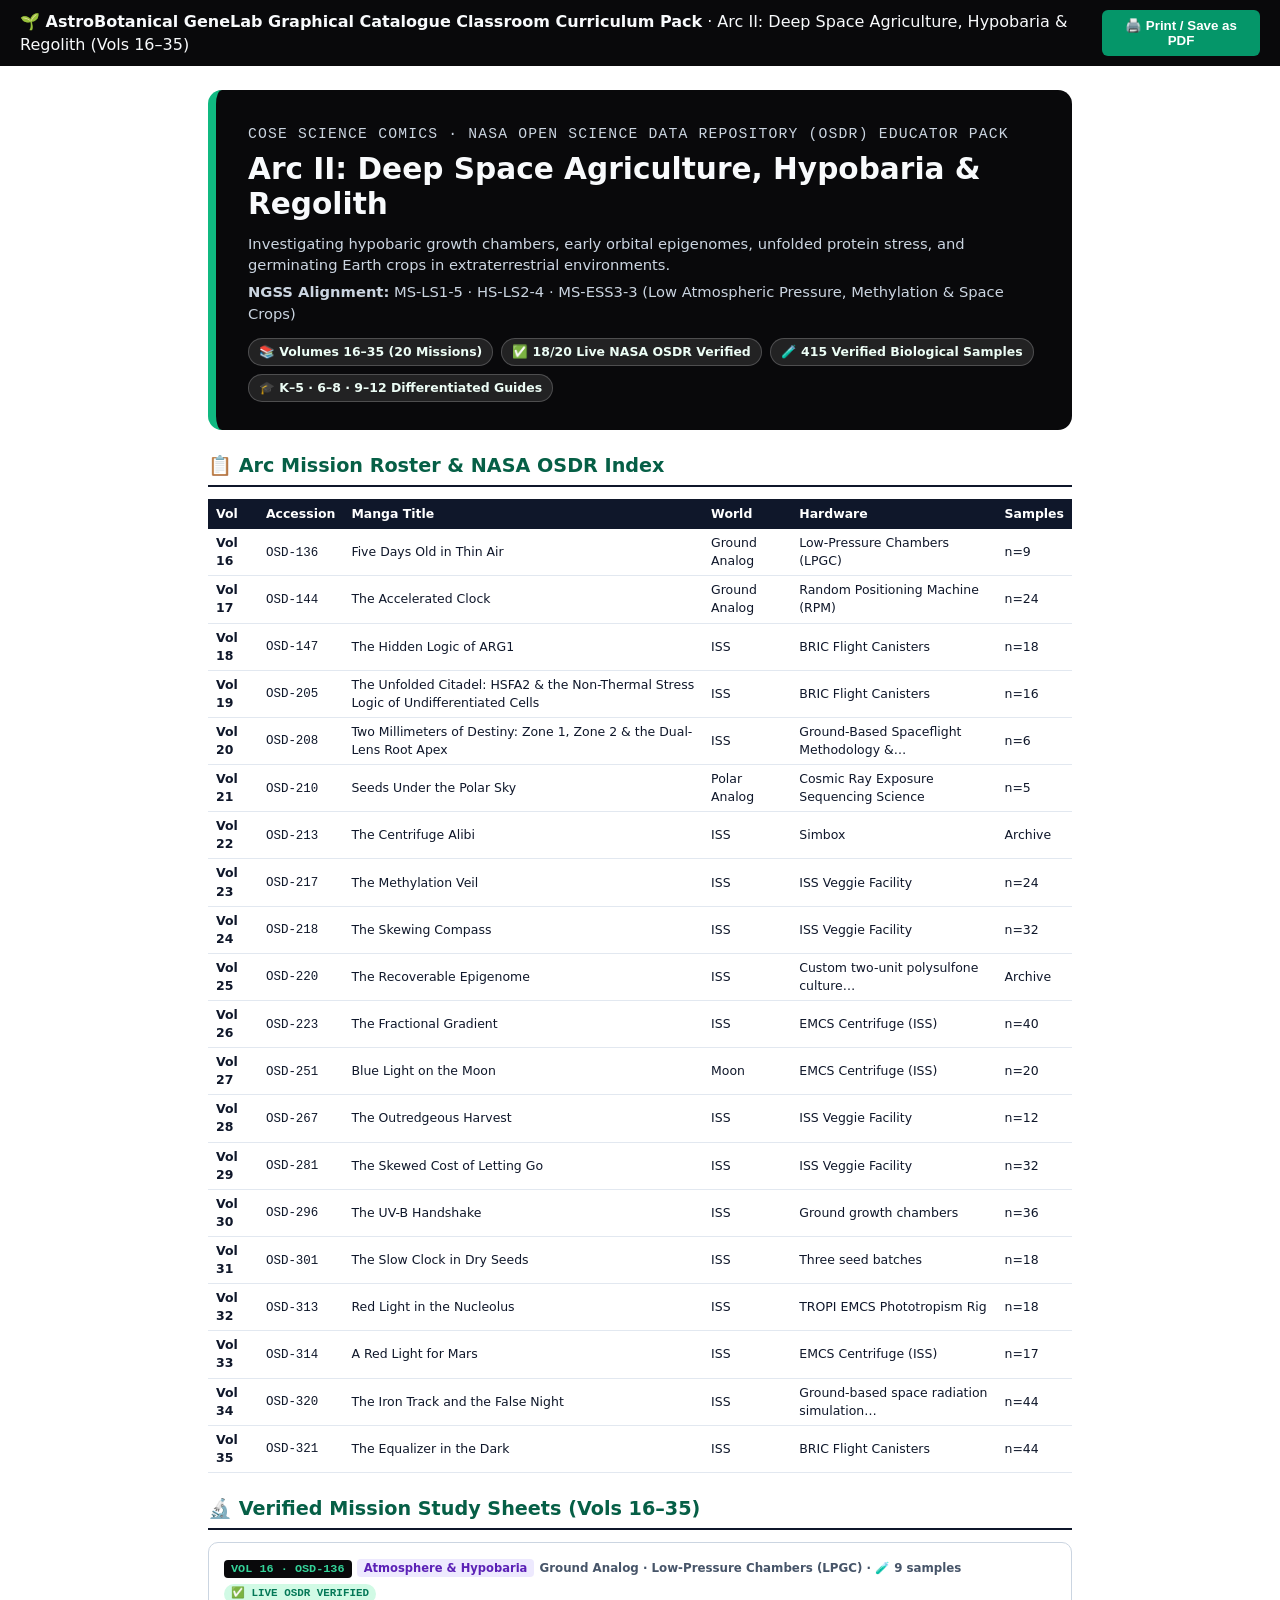
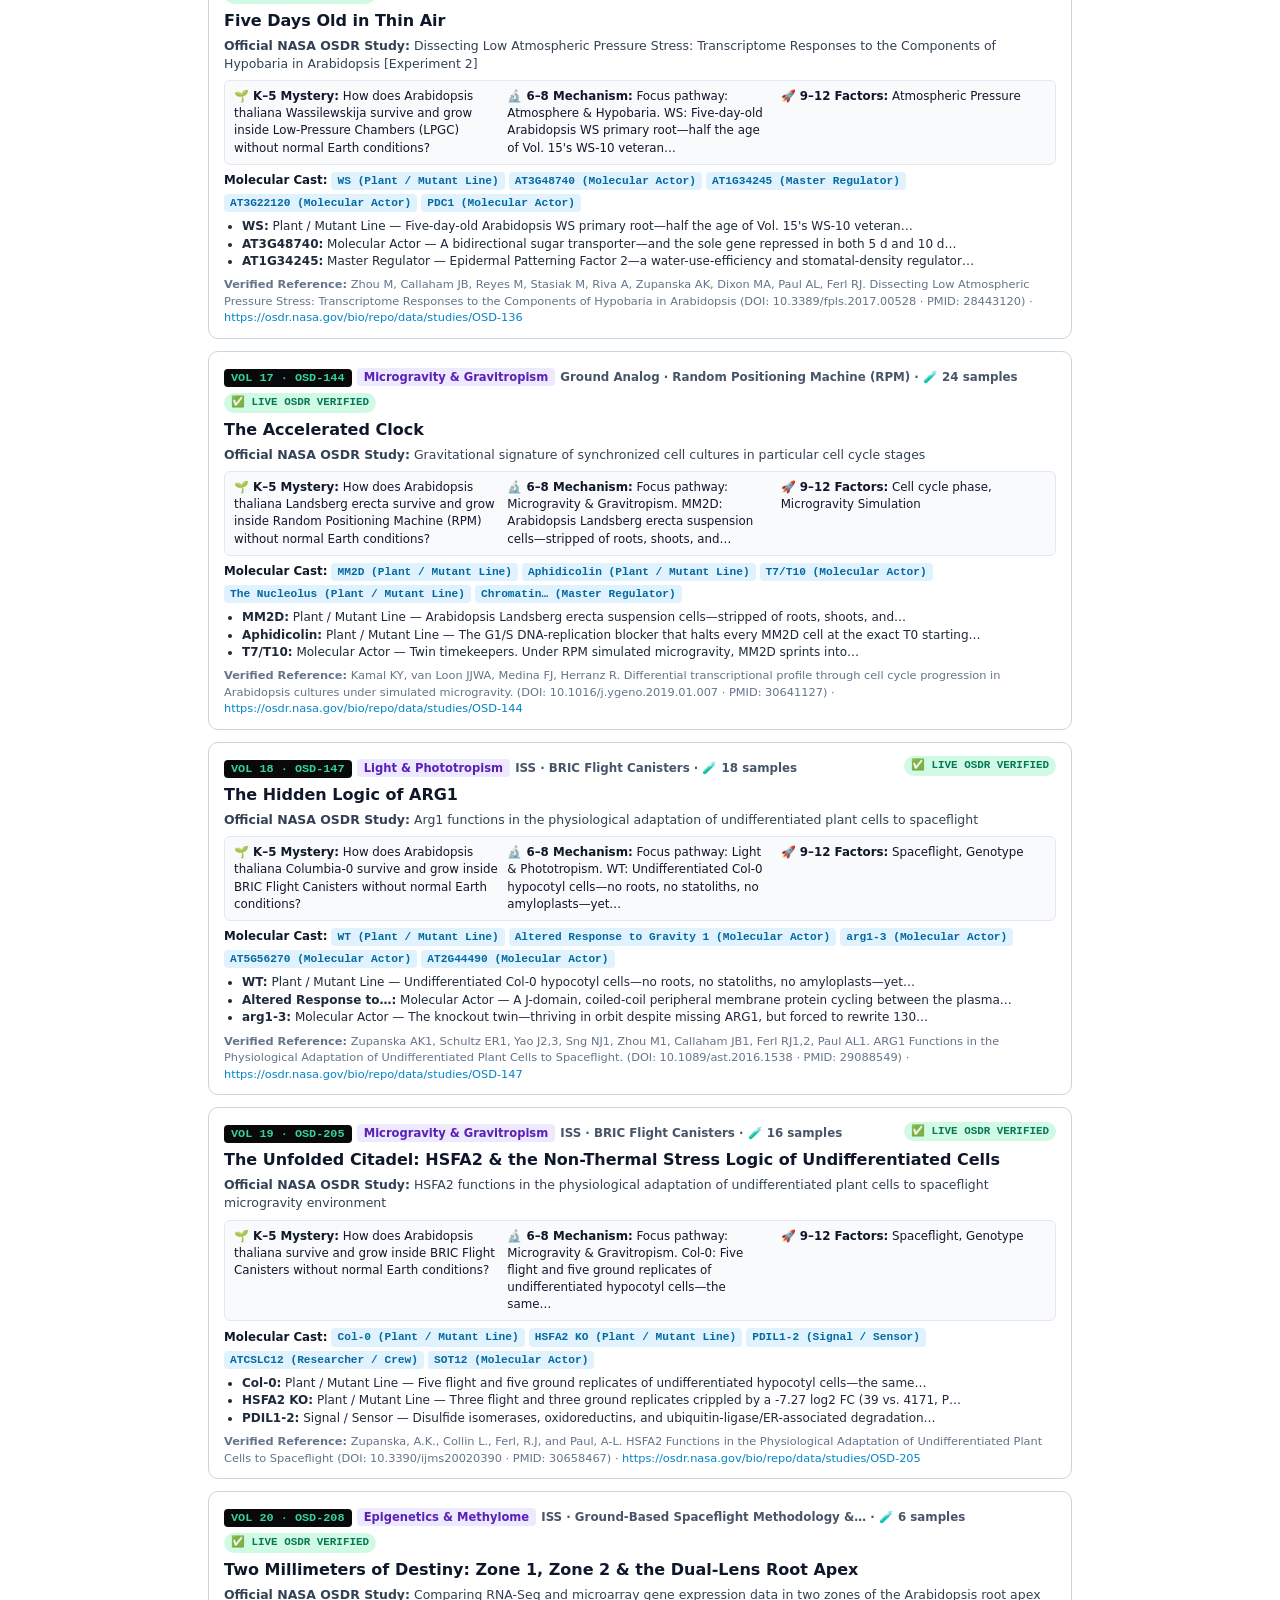
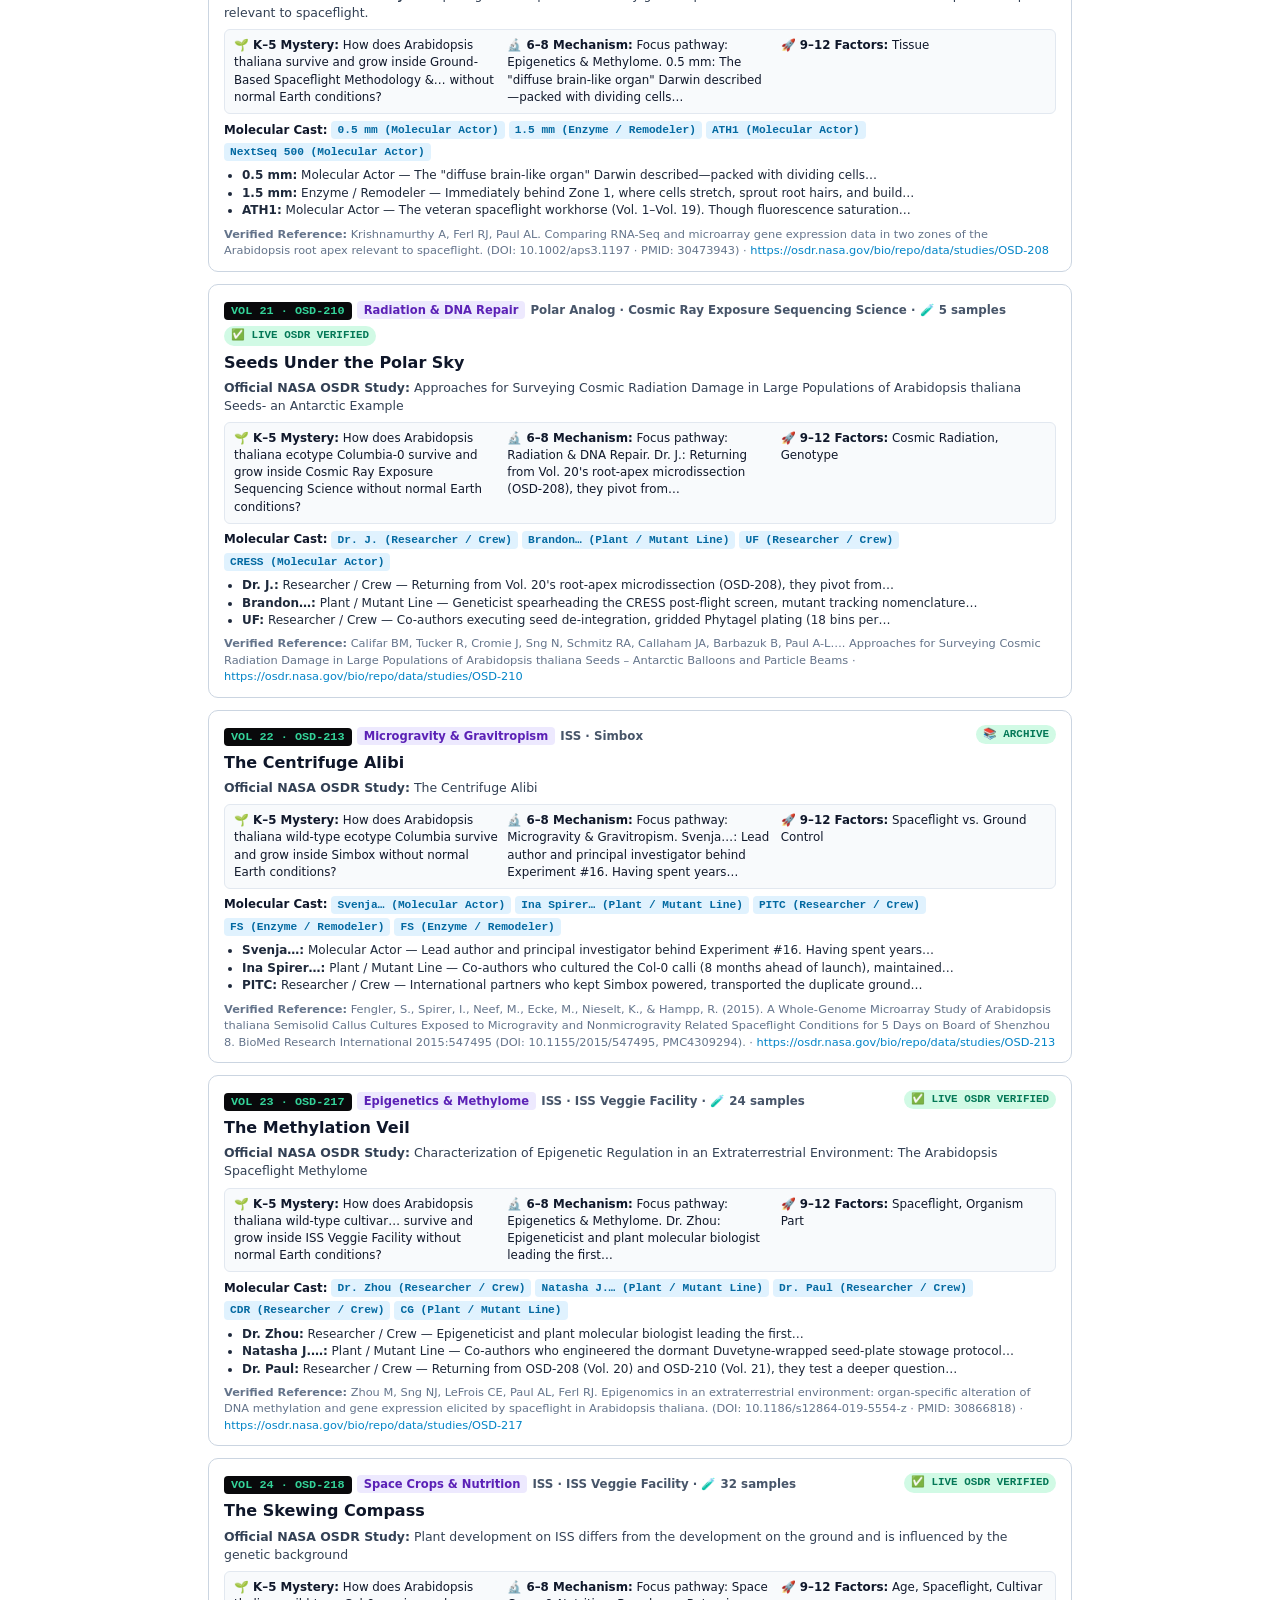
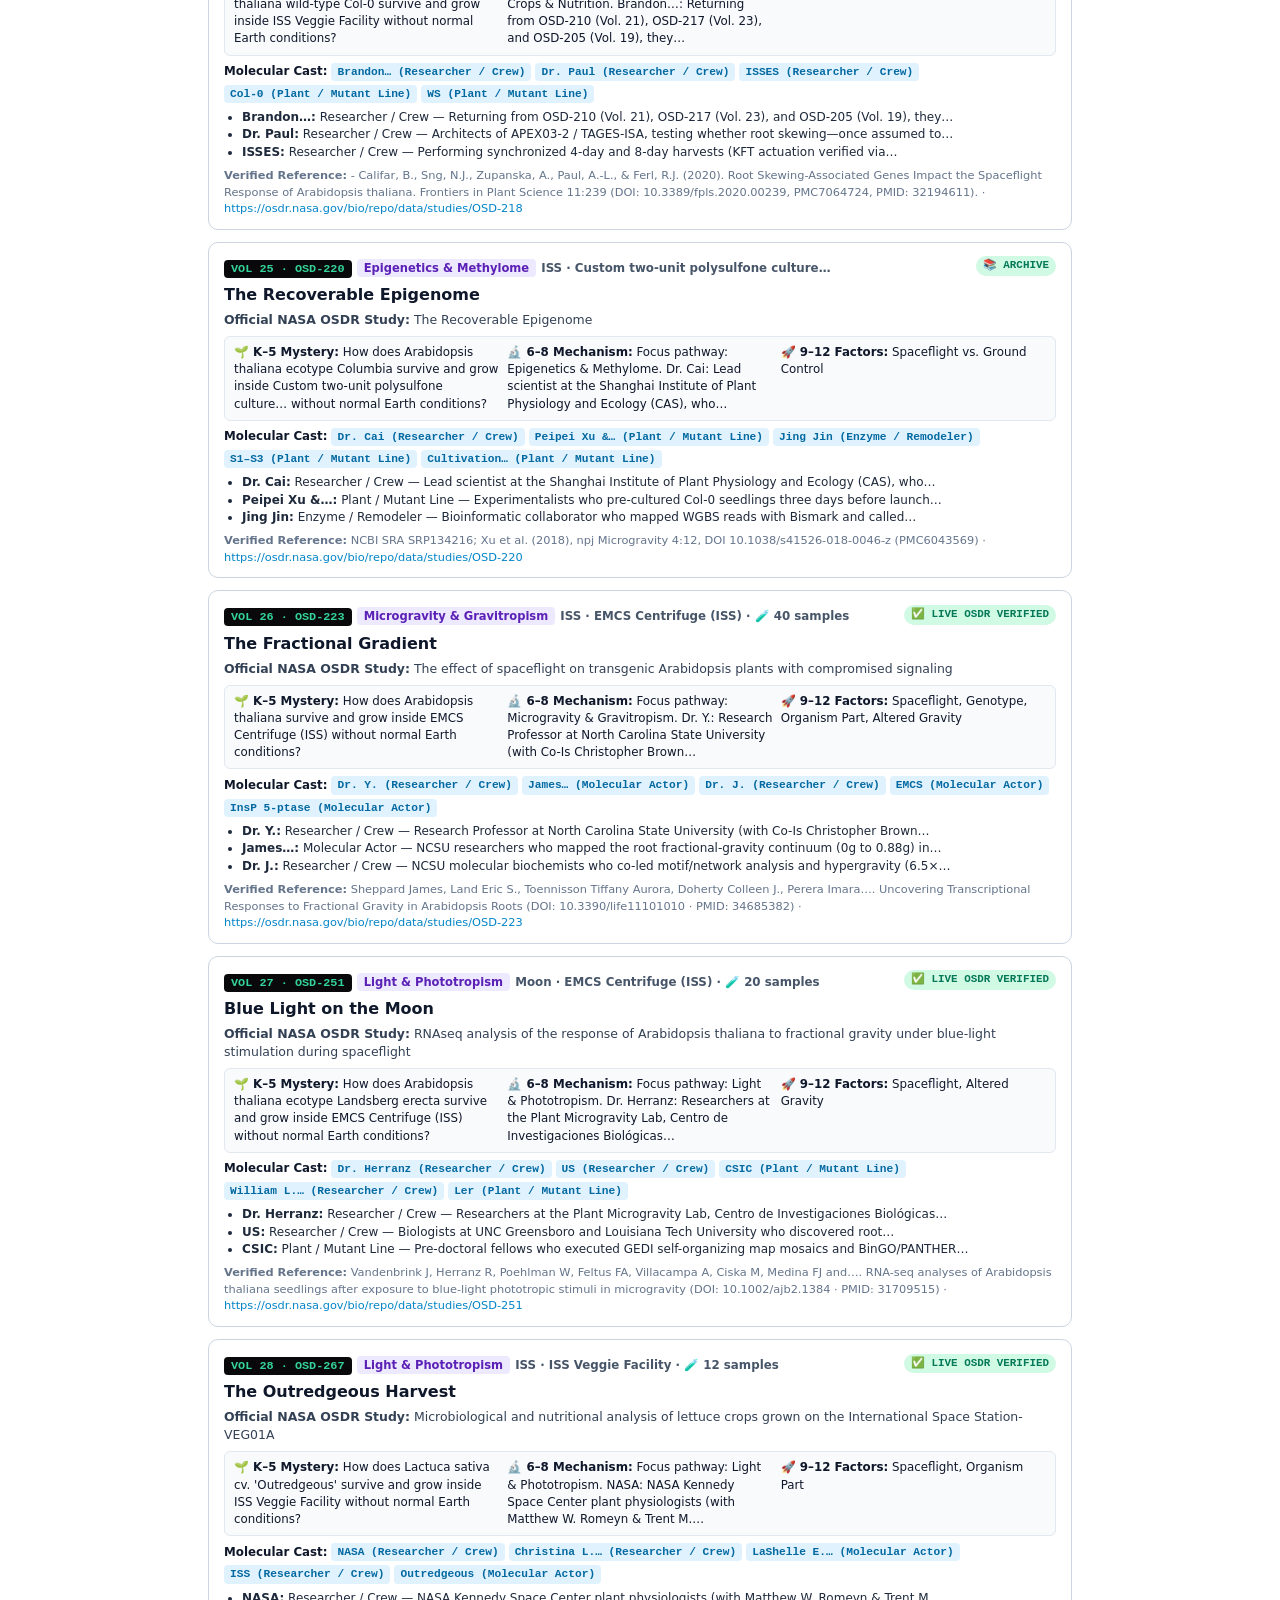
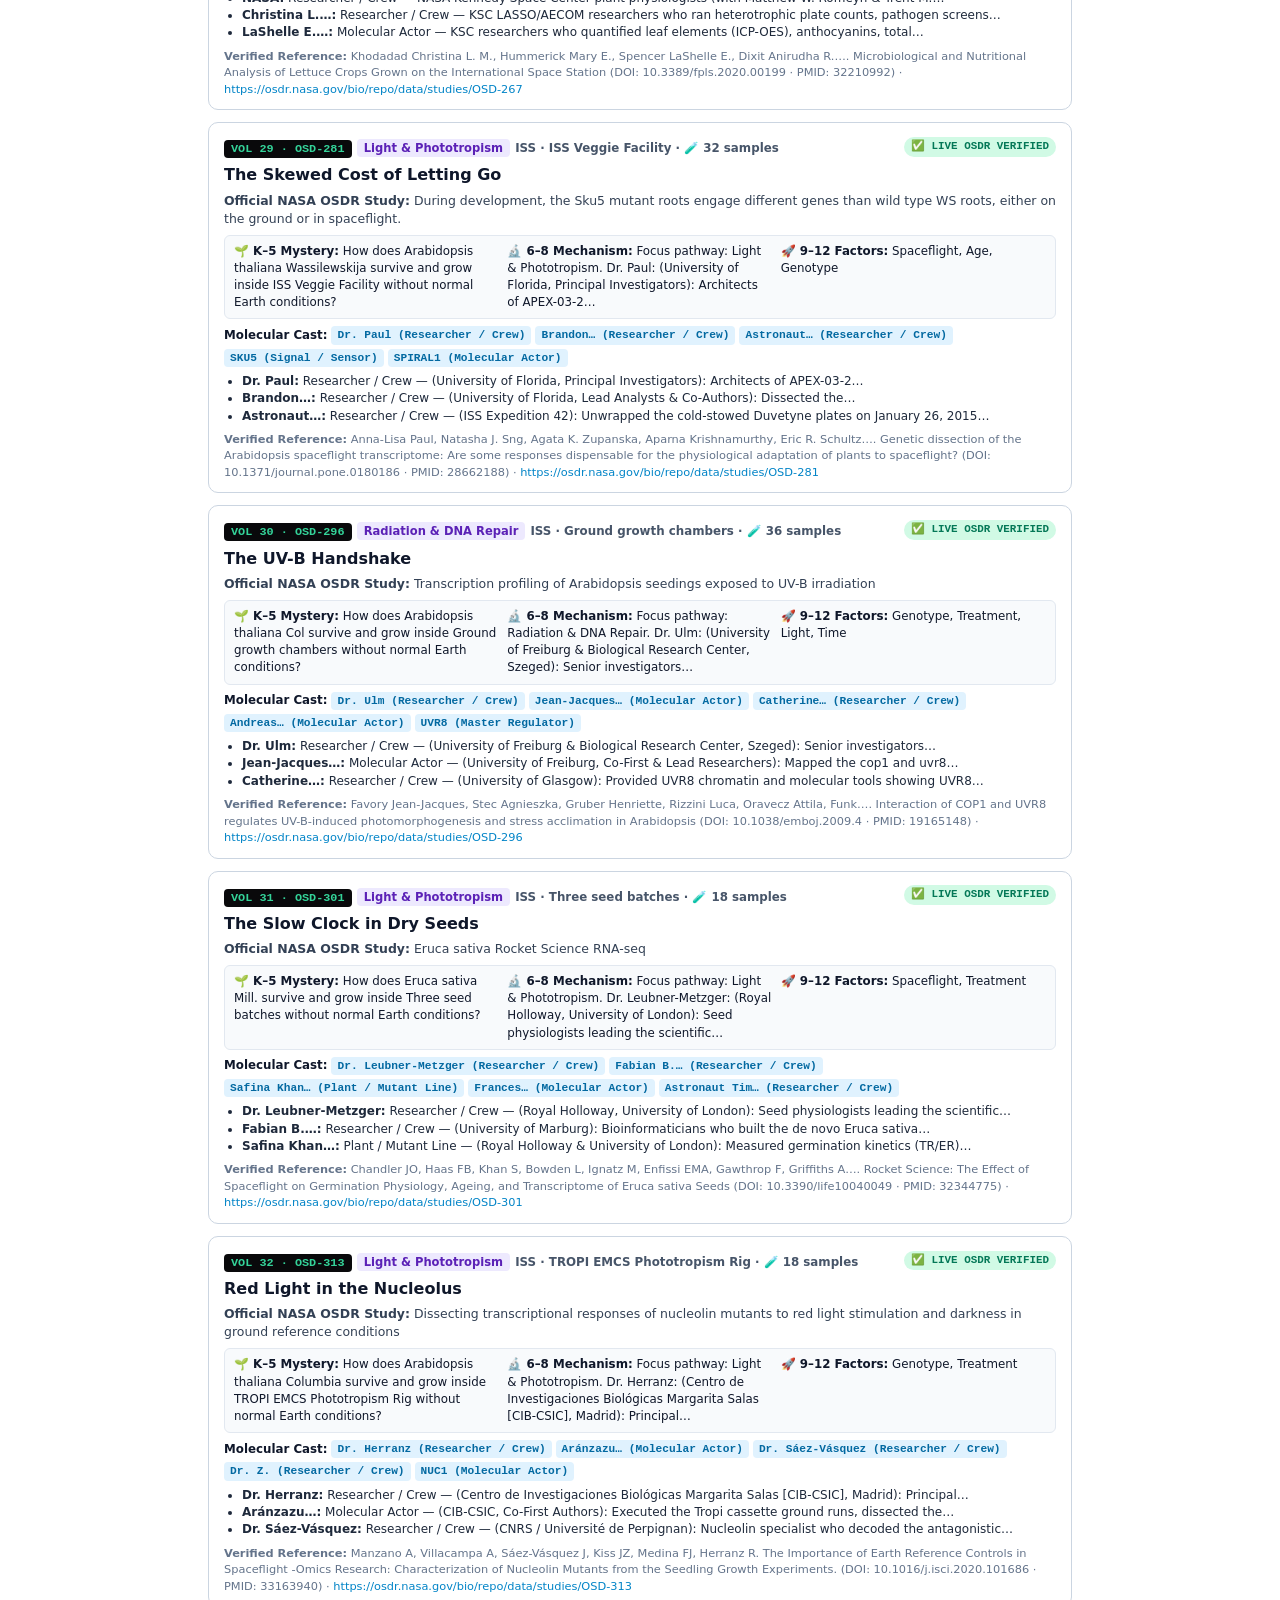
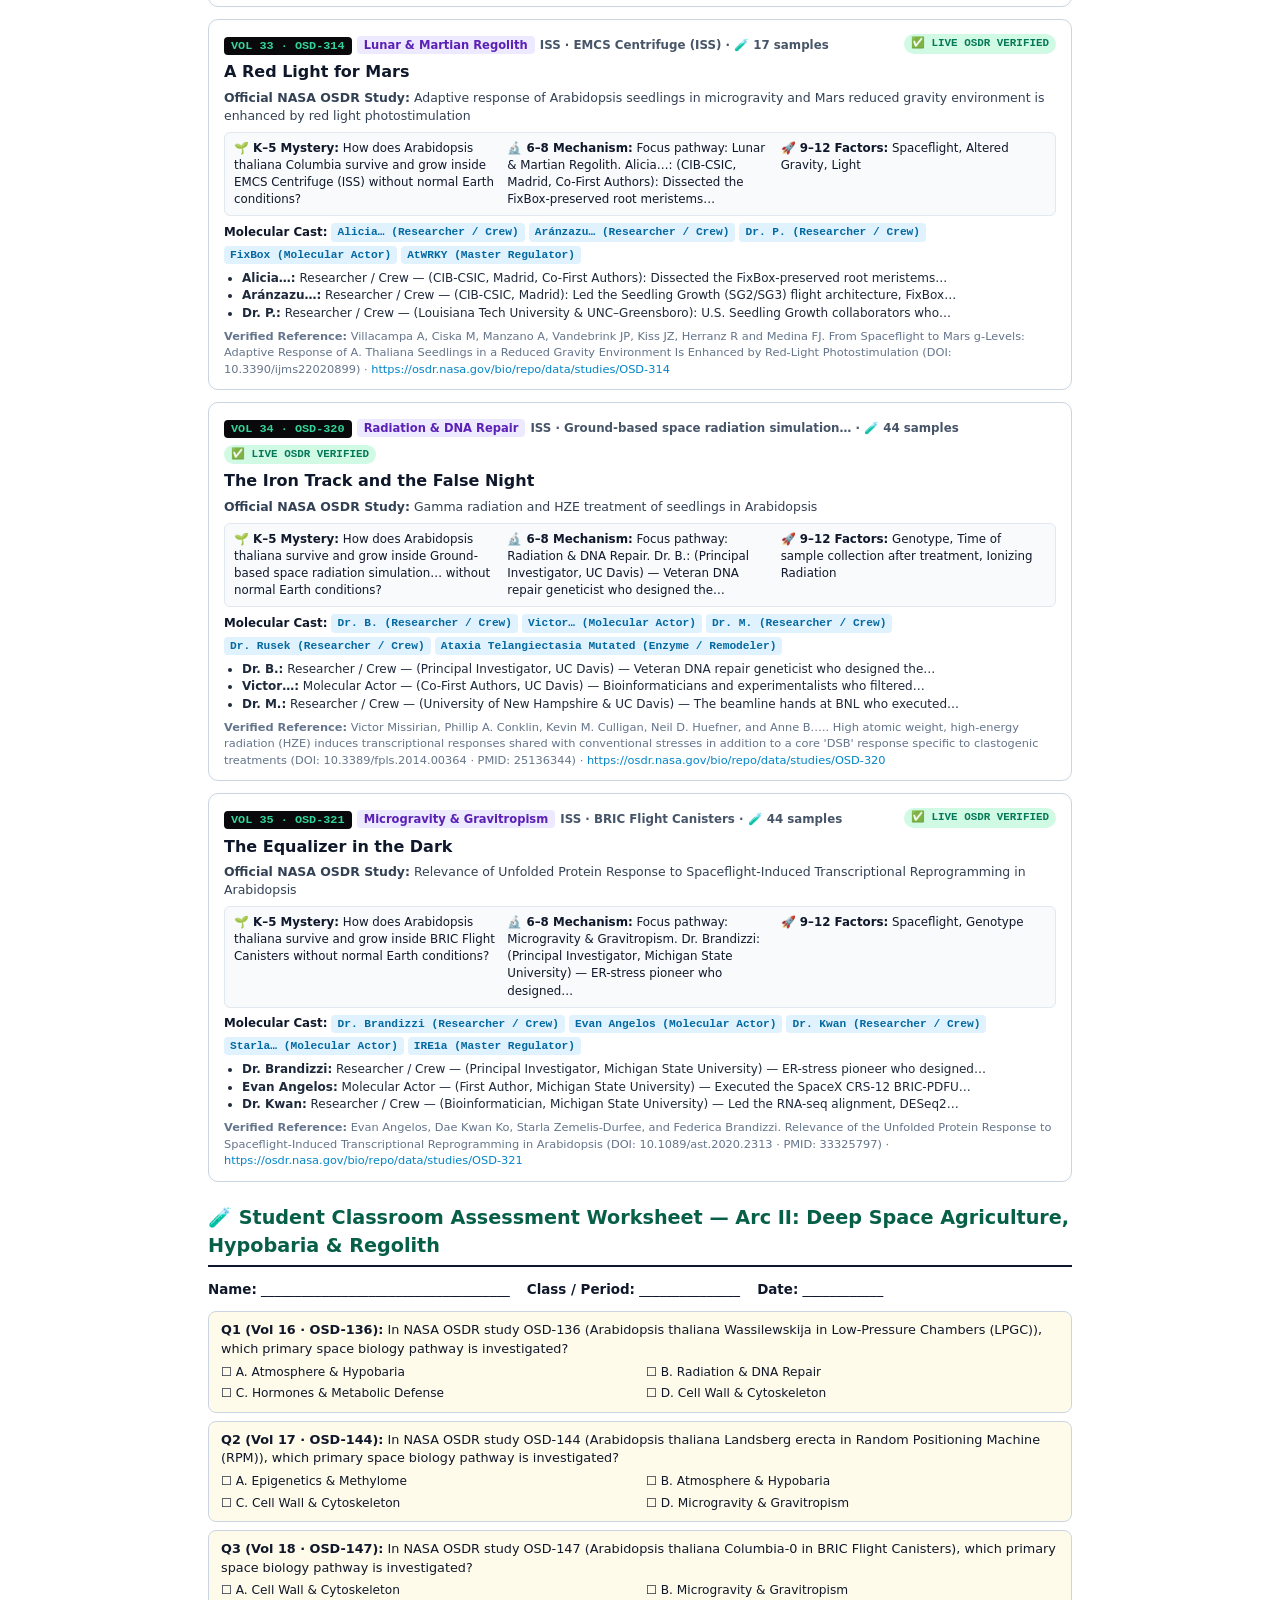
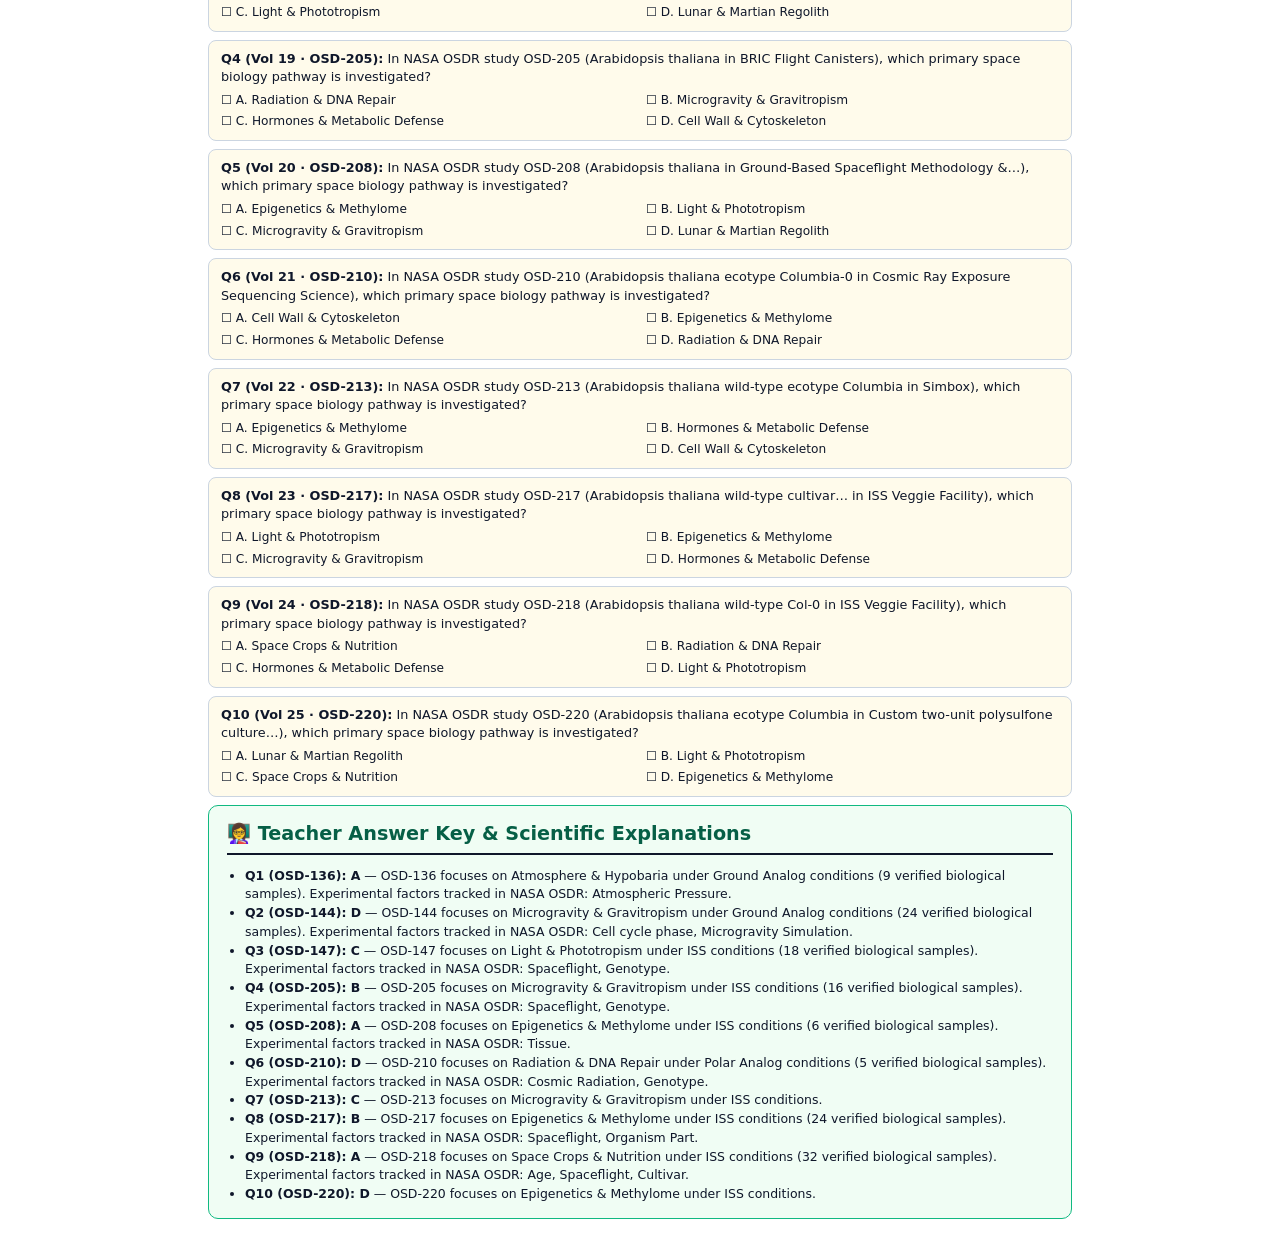
<file: docs/astro-botanica/classroom_packs/AstroBotanica_Arc2_DeepSpaceAg_Vols16-35.html>
<!DOCTYPE html>
<html lang="en">
<head>
  <meta charset="utf-8">
  <title>AstroBotanical GeneLab Graphical Catalogue Classroom Pack — Arc II: Deep Space Agriculture, Hypobaria &amp; Regolith</title>
  <style>
    @page { size: letter portrait; margin: 0.5in; }
    * { box-sizing: border-box; }
    body { margin: 0; font-family: system-ui, -apple-system, 'Segoe UI', sans-serif; color: #0f172a; background: #ffffff; line-height: 1.45; }
    .toolbar { position: sticky; top: 0; z-index: 20; display: flex; justify-content: space-between; align-items: center; padding: 10px 20px; background: #09090b; color: #f8fafc; }
    .btn-print { background: #059669; color: #ffffff; border: none; padding: 8px 16px; border-radius: 6px; font-weight: 800; cursor: pointer; }
    .wrap { max-width: 920px; margin: 0 auto; padding: 24px 28px; }
    .cover { background: #09090b; color: #f8fafc; border-radius: 14px; padding: 28px 32px; margin-bottom: 22px; border-left: 8px solid #10b981; }
    .eyebrow { font-family: monospace; font-size: 0.78rem; color: #34d399; letter-spacing: 0.08em; text-transform: uppercase; margin: 0 0 6px; }
    .cover h1 { margin: 0 0 10px; font-size: 1.85rem; line-height: 1.2; }
    .cover p { margin: 6px 0; color: #cbd5e1; font-size: 0.92rem; }
    .stats-row { display: flex; flex-wrap: wrap; gap: 8px; margin-top: 14px; }
    .stat { background: rgba(255,255,255,0.1); border: 1px solid rgba(255,255,255,0.2); padding: 4px 10px; border-radius: 999px; font-size: 0.78rem; font-weight: 700; color: #ecfdf5; }
    h2 { font-size: 1.2rem; color: #065f46; border-bottom: 2px solid #0f172a; padding-bottom: 5px; margin: 22px 0 12px; }
    table { width: 100%; border-collapse: collapse; font-size: 0.78rem; margin-bottom: 18px; }
    th { background: #0f172a; color: #ffffff; padding: 6px 8px; text-align: left; }
    td { padding: 5px 8px; border-bottom: 1px solid #e2e8f0; }
    .vol-card { border: 1.5px solid #cbd5e1; border-radius: 10px; padding: 12px 15px; margin-bottom: 12px; break-inside: avoid; page-break-inside: avoid; background: #ffffff; }
    .vol-head { display: flex; flex-wrap: wrap; justify-content: space-between; align-items: center; gap: 6px; margin-bottom: 5px; }
    .vol-badge { background: #09090b; color: #34d399; font-family: monospace; font-size: 0.74rem; font-weight: 900; padding: 2px 7px; border-radius: 4px; }
    .vol-domain { background: #ede9fe; color: #5b21b6; font-size: 0.72rem; font-weight: 800; padding: 2px 7px; border-radius: 4px; }
    .vol-meta { font-size: 0.74rem; color: #475569; font-weight: 600; }
    .verified-tag { font-family: monospace; font-size: 0.68rem; font-weight: 900; color: #047857; background: #d1fae5; padding: 2px 7px; border-radius: 999px; }
    .vol-card h3 { margin: 3px 0 5px; font-size: 1rem; color: #0f172a; }
    .official-line { margin: 0 0 7px; font-size: 0.78rem; color: #334155; }
    .edu-trio { display: grid; grid-template-columns: repeat(3, 1fr); gap: 8px; background: #f8fafc; border: 1px solid #e2e8f0; border-radius: 6px; padding: 7px 9px; font-size: 0.74rem; margin-bottom: 7px; }
    .cast-row { font-size: 0.74rem; margin-bottom: 6px; display: flex; flex-wrap: wrap; gap: 4px; align-items: center; }
    .chip { background: #e0f2fe; color: #0369a1; padding: 1px 6px; border-radius: 4px; font-weight: 700; font-family: monospace; font-size: 0.7rem; }
    .findings-list { margin: 4px 0 6px; padding-left: 18px; font-size: 0.75rem; color: #1e293b; }
    .citation-line { margin: 0; font-size: 0.71rem; color: #64748b; }
    .citation-line a { color: #0284c7; text-decoration: none; }
    .quiz-section { page-break-before: always; break-before: page; }
    .quiz-item { border: 1px solid #cbd5e1; border-radius: 8px; padding: 9px 12px; margin-bottom: 8px; break-inside: avoid; font-size: 0.8rem; background: #fffbeb; }
    .quiz-item p { margin: 0 0 5px; }
    .quiz-opts { display: grid; grid-template-columns: 1fr 1fr; gap: 4px 12px; font-size: 0.76rem; }
    .answer-box { page-break-before: always; break-before: page; background: #f0fdf4; border: 1.5px solid #10b981; border-radius: 10px; padding: 14px 18px; }
    .answer-box ol, .answer-box ul { margin: 6px 0 0; padding-left: 18px; font-size: 0.78rem; line-height: 1.5; }
    @media print {
      .toolbar { display: none !important; }
      .wrap { padding: 0; max-width: none; }
    }
  </style>
</head>
<body>
  <div class="toolbar">
    <div><strong>🌱 AstroBotanical GeneLab Graphical Catalogue Classroom Curriculum Pack</strong> · Arc II: Deep Space Agriculture, Hypobaria &amp; Regolith (Vols 16–35)</div>
    <button class="btn-print" onclick="window.print()">🖨️ Print / Save as PDF</button>
  </div>
  <div class="wrap">
    <header class="cover">
      <p class="eyebrow">CoSE Science Comics · NASA Open Science Data Repository (OSDR) Educator Pack</p>
      <h1>Arc II: Deep Space Agriculture, Hypobaria &amp; Regolith</h1>
      <p>Investigating hypobaric growth chambers, early orbital epigenomes, unfolded protein stress, and germinating Earth crops in extraterrestrial environments.</p>
      <p><strong>NGSS Alignment:</strong> MS-LS1-5 · HS-LS2-4 · MS-ESS3-3 (Low Atmospheric Pressure, Methylation &amp; Space Crops)</p>
      <div class="stats-row">
        <span class="stat">📚 Volumes 16–35 (20 Missions)</span>
        <span class="stat">✅ 18/20 Live NASA OSDR Verified</span>
        <span class="stat">🧪 415 Verified Biological Samples</span>
        <span class="stat">🎓 K–5 · 6–8 · 9–12 Differentiated Guides</span>
      </div>
    </header>

    <h2>📋 Arc Mission Roster &amp; NASA OSDR Index</h2>
    <table>
      <thead><tr><th>Vol</th><th>Accession</th><th>Manga Title</th><th>World</th><th>Hardware</th><th>Samples</th></tr></thead>
      <tbody><tr><td><strong>Vol 16</strong></td><td><code>OSD-136</code></td><td>Five Days Old in Thin Air</td><td>Ground Analog</td><td>Low-Pressure Chambers (LPGC)</td><td>n=9</td></tr><tr><td><strong>Vol 17</strong></td><td><code>OSD-144</code></td><td>The Accelerated Clock</td><td>Ground Analog</td><td>Random Positioning Machine (RPM)</td><td>n=24</td></tr><tr><td><strong>Vol 18</strong></td><td><code>OSD-147</code></td><td>The Hidden Logic of ARG1</td><td>ISS</td><td>BRIC Flight Canisters</td><td>n=18</td></tr><tr><td><strong>Vol 19</strong></td><td><code>OSD-205</code></td><td>The Unfolded Citadel: HSFA2 &amp; the Non-Thermal Stress Logic of Undifferentiated Cells</td><td>ISS</td><td>BRIC Flight Canisters</td><td>n=16</td></tr><tr><td><strong>Vol 20</strong></td><td><code>OSD-208</code></td><td>Two Millimeters of Destiny: Zone 1, Zone 2 &amp; the Dual-Lens Root Apex</td><td>ISS</td><td>Ground-Based Spaceflight Methodology &amp;…</td><td>n=6</td></tr><tr><td><strong>Vol 21</strong></td><td><code>OSD-210</code></td><td>Seeds Under the Polar Sky</td><td>Polar Analog</td><td>Cosmic Ray Exposure Sequencing Science</td><td>n=5</td></tr><tr><td><strong>Vol 22</strong></td><td><code>OSD-213</code></td><td>The Centrifuge Alibi</td><td>ISS</td><td>Simbox</td><td>Archive</td></tr><tr><td><strong>Vol 23</strong></td><td><code>OSD-217</code></td><td>The Methylation Veil</td><td>ISS</td><td>ISS Veggie Facility</td><td>n=24</td></tr><tr><td><strong>Vol 24</strong></td><td><code>OSD-218</code></td><td>The Skewing Compass</td><td>ISS</td><td>ISS Veggie Facility</td><td>n=32</td></tr><tr><td><strong>Vol 25</strong></td><td><code>OSD-220</code></td><td>The Recoverable Epigenome</td><td>ISS</td><td>Custom two-unit polysulfone culture…</td><td>Archive</td></tr><tr><td><strong>Vol 26</strong></td><td><code>OSD-223</code></td><td>The Fractional Gradient</td><td>ISS</td><td>EMCS Centrifuge (ISS)</td><td>n=40</td></tr><tr><td><strong>Vol 27</strong></td><td><code>OSD-251</code></td><td>Blue Light on the Moon</td><td>Moon</td><td>EMCS Centrifuge (ISS)</td><td>n=20</td></tr><tr><td><strong>Vol 28</strong></td><td><code>OSD-267</code></td><td>The Outredgeous Harvest</td><td>ISS</td><td>ISS Veggie Facility</td><td>n=12</td></tr><tr><td><strong>Vol 29</strong></td><td><code>OSD-281</code></td><td>The Skewed Cost of Letting Go</td><td>ISS</td><td>ISS Veggie Facility</td><td>n=32</td></tr><tr><td><strong>Vol 30</strong></td><td><code>OSD-296</code></td><td>The UV-B Handshake</td><td>ISS</td><td>Ground growth chambers</td><td>n=36</td></tr><tr><td><strong>Vol 31</strong></td><td><code>OSD-301</code></td><td>The Slow Clock in Dry Seeds</td><td>ISS</td><td>Three seed batches</td><td>n=18</td></tr><tr><td><strong>Vol 32</strong></td><td><code>OSD-313</code></td><td>Red Light in the Nucleolus</td><td>ISS</td><td>TROPI EMCS Phototropism Rig</td><td>n=18</td></tr><tr><td><strong>Vol 33</strong></td><td><code>OSD-314</code></td><td>A Red Light for Mars</td><td>ISS</td><td>EMCS Centrifuge (ISS)</td><td>n=17</td></tr><tr><td><strong>Vol 34</strong></td><td><code>OSD-320</code></td><td>The Iron Track and the False Night</td><td>ISS</td><td>Ground-based space radiation simulation…</td><td>n=44</td></tr><tr><td><strong>Vol 35</strong></td><td><code>OSD-321</code></td><td>The Equalizer in the Dark</td><td>ISS</td><td>BRIC Flight Canisters</td><td>n=44</td></tr></tbody>
    </table>

    <h2>🔬 Verified Mission Study Sheets (Vols 16–35)</h2>
    
        <article class="vol-card">
          <div class="vol-head">
            <div>
              <span class="vol-badge">VOL 16 · OSD-136</span>
              <span class="vol-domain">Atmosphere &amp; Hypobaria</span>
              <span class="vol-meta">Ground Analog · Low-Pressure Chambers (LPGC) · 🧪 9 samples</span>
            </div>
            <span class="verified-tag">✅ LIVE OSDR VERIFIED</span>
          </div>
          <h3>Five Days Old in Thin Air</h3>
          <p class="official-line"><strong>Official NASA OSDR Study:</strong> Dissecting Low Atmospheric Pressure Stress: Transcriptome Responses to the Components of Hypobaria in Arabidopsis [Experiment 2]</p>
          <div class="edu-trio">
            <div><strong>🌱 K–5 Mystery:</strong> How does Arabidopsis thaliana Wassilewskija survive and grow inside Low-Pressure Chambers (LPGC) without normal Earth conditions?</div>
            <div><strong>🔬 6–8 Mechanism:</strong> Focus pathway: Atmosphere &amp; Hypobaria. WS: Five-day-old Arabidopsis WS primary root—half the age of Vol. 15&#x27;s WS-10 veteran…</div>
            <div><strong>🚀 9–12 Factors:</strong> Atmospheric Pressure</div>
          </div>
          <div class='cast-row'><strong>Molecular Cast:</strong> <span class='chip'>WS (Plant / Mutant Line)</span> <span class='chip'>AT3G48740 (Molecular Actor)</span> <span class='chip'>AT1G34245 (Master Regulator)</span> <span class='chip'>AT3G22120 (Molecular Actor)</span> <span class='chip'>PDC1 (Molecular Actor)</span></div>
          <ul class='findings-list'><li><strong>WS:</strong> Plant / Mutant Line — Five-day-old Arabidopsis WS primary root—half the age of Vol. 15&#x27;s WS-10 veteran…</li><li><strong>AT3G48740:</strong> Molecular Actor — A bidirectional sugar transporter—and the sole gene repressed in both 5 d and 10 d…</li><li><strong>AT1G34245:</strong> Master Regulator — Epidermal Patterning Factor 2—a water-use-efficiency and stomatal-density regulator…</li></ul>
          <p class="citation-line"><strong>Verified Reference:</strong> Zhou M, Callaham JB, Reyes M, Stasiak M, Riva A, Zupanska AK, Dixon MA, Paul AL, Ferl RJ. Dissecting Low Atmospheric Pressure Stress: Transcriptome Responses to the Components of Hypobaria in Arabidopsis (DOI: 10.3389/fpls.2017.00528 · PMID: 28443120) · <a href="https://osdr.nasa.gov/bio/repo/data/studies/OSD-136">https://osdr.nasa.gov/bio/repo/data/studies/OSD-136</a></p>
        </article>
        
        <article class="vol-card">
          <div class="vol-head">
            <div>
              <span class="vol-badge">VOL 17 · OSD-144</span>
              <span class="vol-domain">Microgravity &amp; Gravitropism</span>
              <span class="vol-meta">Ground Analog · Random Positioning Machine (RPM) · 🧪 24 samples</span>
            </div>
            <span class="verified-tag">✅ LIVE OSDR VERIFIED</span>
          </div>
          <h3>The Accelerated Clock</h3>
          <p class="official-line"><strong>Official NASA OSDR Study:</strong> Gravitational signature of synchronized cell cultures in particular cell cycle stages</p>
          <div class="edu-trio">
            <div><strong>🌱 K–5 Mystery:</strong> How does Arabidopsis thaliana Landsberg erecta survive and grow inside Random Positioning Machine (RPM) without normal Earth conditions?</div>
            <div><strong>🔬 6–8 Mechanism:</strong> Focus pathway: Microgravity &amp; Gravitropism. MM2D: Arabidopsis Landsberg erecta suspension cells—stripped of roots, shoots, and…</div>
            <div><strong>🚀 9–12 Factors:</strong> Cell cycle phase, Microgravity Simulation</div>
          </div>
          <div class='cast-row'><strong>Molecular Cast:</strong> <span class='chip'>MM2D (Plant / Mutant Line)</span> <span class='chip'>Aphidicolin (Plant / Mutant Line)</span> <span class='chip'>T7/T10 (Molecular Actor)</span> <span class='chip'>The Nucleolus (Plant / Mutant Line)</span> <span class='chip'>Chromatin… (Master Regulator)</span></div>
          <ul class='findings-list'><li><strong>MM2D:</strong> Plant / Mutant Line — Arabidopsis Landsberg erecta suspension cells—stripped of roots, shoots, and…</li><li><strong>Aphidicolin:</strong> Plant / Mutant Line — The G1/S DNA-replication blocker that halts every MM2D cell at the exact T0 starting…</li><li><strong>T7/T10:</strong> Molecular Actor — Twin timekeepers. Under RPM simulated microgravity, MM2D sprints into…</li></ul>
          <p class="citation-line"><strong>Verified Reference:</strong> Kamal KY, van Loon JJWA, Medina FJ, Herranz R. Differential transcriptional profile through cell cycle progression in Arabidopsis cultures under simulated microgravity. (DOI: 10.1016/j.ygeno.2019.01.007 · PMID: 30641127) · <a href="https://osdr.nasa.gov/bio/repo/data/studies/OSD-144">https://osdr.nasa.gov/bio/repo/data/studies/OSD-144</a></p>
        </article>
        
        <article class="vol-card">
          <div class="vol-head">
            <div>
              <span class="vol-badge">VOL 18 · OSD-147</span>
              <span class="vol-domain">Light &amp; Phototropism</span>
              <span class="vol-meta">ISS · BRIC Flight Canisters · 🧪 18 samples</span>
            </div>
            <span class="verified-tag">✅ LIVE OSDR VERIFIED</span>
          </div>
          <h3>The Hidden Logic of ARG1</h3>
          <p class="official-line"><strong>Official NASA OSDR Study:</strong> Arg1 functions in the physiological adaptation of undifferentiated plant cells to spaceflight</p>
          <div class="edu-trio">
            <div><strong>🌱 K–5 Mystery:</strong> How does Arabidopsis thaliana Columbia-0 survive and grow inside BRIC Flight Canisters without normal Earth conditions?</div>
            <div><strong>🔬 6–8 Mechanism:</strong> Focus pathway: Light &amp; Phototropism. WT: Undifferentiated Col-0 hypocotyl cells—no roots, no statoliths, no amyloplasts—yet…</div>
            <div><strong>🚀 9–12 Factors:</strong> Spaceflight, Genotype</div>
          </div>
          <div class='cast-row'><strong>Molecular Cast:</strong> <span class='chip'>WT (Plant / Mutant Line)</span> <span class='chip'>Altered Response to Gravity 1 (Molecular Actor)</span> <span class='chip'>arg1-3 (Molecular Actor)</span> <span class='chip'>AT5G56270 (Molecular Actor)</span> <span class='chip'>AT2G44490 (Molecular Actor)</span></div>
          <ul class='findings-list'><li><strong>WT:</strong> Plant / Mutant Line — Undifferentiated Col-0 hypocotyl cells—no roots, no statoliths, no amyloplasts—yet…</li><li><strong>Altered Response to…:</strong> Molecular Actor — A J-domain, coiled-coil peripheral membrane protein cycling between the plasma…</li><li><strong>arg1-3:</strong> Molecular Actor — The knockout twin—thriving in orbit despite missing ARG1, but forced to rewrite 130…</li></ul>
          <p class="citation-line"><strong>Verified Reference:</strong> Zupanska AK1, Schultz ER1, Yao J2,3, Sng NJ1, Zhou M1, Callaham JB1, Ferl RJ1,2, Paul AL1. ARG1 Functions in the Physiological Adaptation of Undifferentiated Plant Cells to Spaceflight. (DOI: 10.1089/ast.2016.1538 · PMID: 29088549) · <a href="https://osdr.nasa.gov/bio/repo/data/studies/OSD-147">https://osdr.nasa.gov/bio/repo/data/studies/OSD-147</a></p>
        </article>
        
        <article class="vol-card">
          <div class="vol-head">
            <div>
              <span class="vol-badge">VOL 19 · OSD-205</span>
              <span class="vol-domain">Microgravity &amp; Gravitropism</span>
              <span class="vol-meta">ISS · BRIC Flight Canisters · 🧪 16 samples</span>
            </div>
            <span class="verified-tag">✅ LIVE OSDR VERIFIED</span>
          </div>
          <h3>The Unfolded Citadel: HSFA2 &amp; the Non-Thermal Stress Logic of Undifferentiated Cells</h3>
          <p class="official-line"><strong>Official NASA OSDR Study:</strong> HSFA2 functions in the physiological adaptation of undifferentiated plant cells to spaceflight microgravity environment</p>
          <div class="edu-trio">
            <div><strong>🌱 K–5 Mystery:</strong> How does Arabidopsis thaliana survive and grow inside BRIC Flight Canisters without normal Earth conditions?</div>
            <div><strong>🔬 6–8 Mechanism:</strong> Focus pathway: Microgravity &amp; Gravitropism. Col-0: Five flight and five ground replicates of undifferentiated hypocotyl cells—the same…</div>
            <div><strong>🚀 9–12 Factors:</strong> Spaceflight, Genotype</div>
          </div>
          <div class='cast-row'><strong>Molecular Cast:</strong> <span class='chip'>Col-0 (Plant / Mutant Line)</span> <span class='chip'>HSFA2 KO (Plant / Mutant Line)</span> <span class='chip'>PDIL1-2 (Signal / Sensor)</span> <span class='chip'>ATCSLC12 (Researcher / Crew)</span> <span class='chip'>SOT12 (Molecular Actor)</span></div>
          <ul class='findings-list'><li><strong>Col-0:</strong> Plant / Mutant Line — Five flight and five ground replicates of undifferentiated hypocotyl cells—the same…</li><li><strong>HSFA2 KO:</strong> Plant / Mutant Line — Three flight and three ground replicates crippled by a -7.27 log2 FC (39 vs. 4171, P…</li><li><strong>PDIL1-2:</strong> Signal / Sensor — Disulfide isomerases, oxidoreductins, and ubiquitin-ligase/ER-associated degradation…</li></ul>
          <p class="citation-line"><strong>Verified Reference:</strong> Zupanska, A.K., Collin L., Ferl, R.J, and Paul, A-L. HSFA2 Functions in the Physiological Adaptation of Undifferentiated Plant Cells to Spaceflight (DOI: 10.3390/ijms20020390 · PMID: 30658467) · <a href="https://osdr.nasa.gov/bio/repo/data/studies/OSD-205">https://osdr.nasa.gov/bio/repo/data/studies/OSD-205</a></p>
        </article>
        
        <article class="vol-card">
          <div class="vol-head">
            <div>
              <span class="vol-badge">VOL 20 · OSD-208</span>
              <span class="vol-domain">Epigenetics &amp; Methylome</span>
              <span class="vol-meta">ISS · Ground-Based Spaceflight Methodology &amp;… · 🧪 6 samples</span>
            </div>
            <span class="verified-tag">✅ LIVE OSDR VERIFIED</span>
          </div>
          <h3>Two Millimeters of Destiny: Zone 1, Zone 2 &amp; the Dual-Lens Root Apex</h3>
          <p class="official-line"><strong>Official NASA OSDR Study:</strong> Comparing RNA-Seq and microarray gene expression data in two zones of the Arabidopsis root apex relevant to spaceflight.</p>
          <div class="edu-trio">
            <div><strong>🌱 K–5 Mystery:</strong> How does Arabidopsis thaliana survive and grow inside Ground-Based Spaceflight Methodology &amp;… without normal Earth conditions?</div>
            <div><strong>🔬 6–8 Mechanism:</strong> Focus pathway: Epigenetics &amp; Methylome. 0.5 mm: The &quot;diffuse brain-like organ&quot; Darwin described—packed with dividing cells…</div>
            <div><strong>🚀 9–12 Factors:</strong> Tissue</div>
          </div>
          <div class='cast-row'><strong>Molecular Cast:</strong> <span class='chip'>0.5 mm (Molecular Actor)</span> <span class='chip'>1.5 mm (Enzyme / Remodeler)</span> <span class='chip'>ATH1 (Molecular Actor)</span> <span class='chip'>NextSeq 500 (Molecular Actor)</span></div>
          <ul class='findings-list'><li><strong>0.5 mm:</strong> Molecular Actor — The &quot;diffuse brain-like organ&quot; Darwin described—packed with dividing cells…</li><li><strong>1.5 mm:</strong> Enzyme / Remodeler — Immediately behind Zone 1, where cells stretch, sprout root hairs, and build…</li><li><strong>ATH1:</strong> Molecular Actor — The veteran spaceflight workhorse (Vol. 1–Vol. 19). Though fluorescence saturation…</li></ul>
          <p class="citation-line"><strong>Verified Reference:</strong> Krishnamurthy A, Ferl RJ, Paul AL. Comparing RNA-Seq and microarray gene expression data in two zones of the Arabidopsis root apex relevant to spaceflight. (DOI: 10.1002/aps3.1197 · PMID: 30473943) · <a href="https://osdr.nasa.gov/bio/repo/data/studies/OSD-208">https://osdr.nasa.gov/bio/repo/data/studies/OSD-208</a></p>
        </article>
        
        <article class="vol-card">
          <div class="vol-head">
            <div>
              <span class="vol-badge">VOL 21 · OSD-210</span>
              <span class="vol-domain">Radiation &amp; DNA Repair</span>
              <span class="vol-meta">Polar Analog · Cosmic Ray Exposure Sequencing Science · 🧪 5 samples</span>
            </div>
            <span class="verified-tag">✅ LIVE OSDR VERIFIED</span>
          </div>
          <h3>Seeds Under the Polar Sky</h3>
          <p class="official-line"><strong>Official NASA OSDR Study:</strong> Approaches for Surveying Cosmic Radiation Damage in Large Populations of Arabidopsis thaliana Seeds- an Antarctic Example</p>
          <div class="edu-trio">
            <div><strong>🌱 K–5 Mystery:</strong> How does Arabidopsis thaliana ecotype Columbia-0 survive and grow inside Cosmic Ray Exposure Sequencing Science without normal Earth conditions?</div>
            <div><strong>🔬 6–8 Mechanism:</strong> Focus pathway: Radiation &amp; DNA Repair. Dr. J.: Returning from Vol. 20&#x27;s root-apex microdissection (OSD-208), they pivot from…</div>
            <div><strong>🚀 9–12 Factors:</strong> Cosmic Radiation, Genotype</div>
          </div>
          <div class='cast-row'><strong>Molecular Cast:</strong> <span class='chip'>Dr. J. (Researcher / Crew)</span> <span class='chip'>Brandon… (Plant / Mutant Line)</span> <span class='chip'>UF (Researcher / Crew)</span> <span class='chip'>CRESS (Molecular Actor)</span></div>
          <ul class='findings-list'><li><strong>Dr. J.:</strong> Researcher / Crew — Returning from Vol. 20&#x27;s root-apex microdissection (OSD-208), they pivot from…</li><li><strong>Brandon…:</strong> Plant / Mutant Line — Geneticist spearheading the CRESS post-flight screen, mutant tracking nomenclature…</li><li><strong>UF:</strong> Researcher / Crew — Co-authors executing seed de-integration, gridded Phytagel plating (18 bins per…</li></ul>
          <p class="citation-line"><strong>Verified Reference:</strong> Califar BM, Tucker R, Cromie J, Sng N, Schmitz RA, Callaham JA, Barbazuk B, Paul A-L…. Approaches for Surveying Cosmic Radiation Damage in Large Populations of Arabidopsis thaliana Seeds – Antarctic Balloons and Particle Beams · <a href="https://osdr.nasa.gov/bio/repo/data/studies/OSD-210">https://osdr.nasa.gov/bio/repo/data/studies/OSD-210</a></p>
        </article>
        
        <article class="vol-card">
          <div class="vol-head">
            <div>
              <span class="vol-badge">VOL 22 · OSD-213</span>
              <span class="vol-domain">Microgravity &amp; Gravitropism</span>
              <span class="vol-meta">ISS · Simbox</span>
            </div>
            <span class="verified-tag">📚 ARCHIVE</span>
          </div>
          <h3>The Centrifuge Alibi</h3>
          <p class="official-line"><strong>Official NASA OSDR Study:</strong> The Centrifuge Alibi</p>
          <div class="edu-trio">
            <div><strong>🌱 K–5 Mystery:</strong> How does Arabidopsis thaliana wild-type ecotype Columbia survive and grow inside Simbox without normal Earth conditions?</div>
            <div><strong>🔬 6–8 Mechanism:</strong> Focus pathway: Microgravity &amp; Gravitropism. Svenja…: Lead author and principal investigator behind Experiment #16. Having spent years…</div>
            <div><strong>🚀 9–12 Factors:</strong> Spaceflight vs. Ground Control</div>
          </div>
          <div class='cast-row'><strong>Molecular Cast:</strong> <span class='chip'>Svenja… (Molecular Actor)</span> <span class='chip'>Ina Spirer… (Plant / Mutant Line)</span> <span class='chip'>PITC (Researcher / Crew)</span> <span class='chip'>FS (Enzyme / Remodeler)</span> <span class='chip'>FS (Enzyme / Remodeler)</span></div>
          <ul class='findings-list'><li><strong>Svenja…:</strong> Molecular Actor — Lead author and principal investigator behind Experiment #16. Having spent years…</li><li><strong>Ina Spirer…:</strong> Plant / Mutant Line — Co-authors who cultured the Col-0 calli (8 months ahead of launch), maintained…</li><li><strong>PITC:</strong> Researcher / Crew — International partners who kept Simbox powered, transported the duplicate ground…</li></ul>
          <p class="citation-line"><strong>Verified Reference:</strong> Fengler, S., Spirer, I., Neef, M., Ecke, M., Nieselt, K., &amp; Hampp, R. (2015). A Whole-Genome Microarray Study of Arabidopsis thaliana Semisolid Callus Cultures Exposed to Microgravity and Nonmicrogravity Related Spaceflight Conditions for 5 Days on Board of Shenzhou 8. BioMed Research International 2015:547495 (DOI: 10.1155/2015/547495, PMC4309294). · <a href="https://osdr.nasa.gov/bio/repo/data/studies/OSD-213">https://osdr.nasa.gov/bio/repo/data/studies/OSD-213</a></p>
        </article>
        
        <article class="vol-card">
          <div class="vol-head">
            <div>
              <span class="vol-badge">VOL 23 · OSD-217</span>
              <span class="vol-domain">Epigenetics &amp; Methylome</span>
              <span class="vol-meta">ISS · ISS Veggie Facility · 🧪 24 samples</span>
            </div>
            <span class="verified-tag">✅ LIVE OSDR VERIFIED</span>
          </div>
          <h3>The Methylation Veil</h3>
          <p class="official-line"><strong>Official NASA OSDR Study:</strong> Characterization of Epigenetic Regulation in an Extraterrestrial Environment: The Arabidopsis Spaceflight Methylome</p>
          <div class="edu-trio">
            <div><strong>🌱 K–5 Mystery:</strong> How does Arabidopsis thaliana wild-type cultivar… survive and grow inside ISS Veggie Facility without normal Earth conditions?</div>
            <div><strong>🔬 6–8 Mechanism:</strong> Focus pathway: Epigenetics &amp; Methylome. Dr. Zhou: Epigeneticist and plant molecular biologist leading the first…</div>
            <div><strong>🚀 9–12 Factors:</strong> Spaceflight, Organism Part</div>
          </div>
          <div class='cast-row'><strong>Molecular Cast:</strong> <span class='chip'>Dr. Zhou (Researcher / Crew)</span> <span class='chip'>Natasha J.… (Plant / Mutant Line)</span> <span class='chip'>Dr. Paul (Researcher / Crew)</span> <span class='chip'>CDR (Researcher / Crew)</span> <span class='chip'>CG (Plant / Mutant Line)</span></div>
          <ul class='findings-list'><li><strong>Dr. Zhou:</strong> Researcher / Crew — Epigeneticist and plant molecular biologist leading the first…</li><li><strong>Natasha J.…:</strong> Plant / Mutant Line — Co-authors who engineered the dormant Duvetyne-wrapped seed-plate stowage protocol…</li><li><strong>Dr. Paul:</strong> Researcher / Crew — Returning from OSD-208 (Vol. 20) and OSD-210 (Vol. 21), they test a deeper question…</li></ul>
          <p class="citation-line"><strong>Verified Reference:</strong> Zhou M, Sng NJ, LeFrois CE, Paul AL, Ferl RJ. Epigenomics in an extraterrestrial environment: organ-specific alteration of DNA methylation and gene expression elicited by spaceflight in Arabidopsis thaliana. (DOI: 10.1186/s12864-019-5554-z · PMID: 30866818) · <a href="https://osdr.nasa.gov/bio/repo/data/studies/OSD-217">https://osdr.nasa.gov/bio/repo/data/studies/OSD-217</a></p>
        </article>
        
        <article class="vol-card">
          <div class="vol-head">
            <div>
              <span class="vol-badge">VOL 24 · OSD-218</span>
              <span class="vol-domain">Space Crops &amp; Nutrition</span>
              <span class="vol-meta">ISS · ISS Veggie Facility · 🧪 32 samples</span>
            </div>
            <span class="verified-tag">✅ LIVE OSDR VERIFIED</span>
          </div>
          <h3>The Skewing Compass</h3>
          <p class="official-line"><strong>Official NASA OSDR Study:</strong> Plant development on ISS differs from the development on the ground and is influenced by the genetic background</p>
          <div class="edu-trio">
            <div><strong>🌱 K–5 Mystery:</strong> How does Arabidopsis thaliana wild-type Col-0 survive and grow inside ISS Veggie Facility without normal Earth conditions?</div>
            <div><strong>🔬 6–8 Mechanism:</strong> Focus pathway: Space Crops &amp; Nutrition. Brandon…: Returning from OSD-210 (Vol. 21), OSD-217 (Vol. 23), and OSD-205 (Vol. 19), they…</div>
            <div><strong>🚀 9–12 Factors:</strong> Age, Spaceflight, Cultivar</div>
          </div>
          <div class='cast-row'><strong>Molecular Cast:</strong> <span class='chip'>Brandon… (Researcher / Crew)</span> <span class='chip'>Dr. Paul (Researcher / Crew)</span> <span class='chip'>ISSES (Researcher / Crew)</span> <span class='chip'>Col-0 (Plant / Mutant Line)</span> <span class='chip'>WS (Plant / Mutant Line)</span></div>
          <ul class='findings-list'><li><strong>Brandon…:</strong> Researcher / Crew — Returning from OSD-210 (Vol. 21), OSD-217 (Vol. 23), and OSD-205 (Vol. 19), they…</li><li><strong>Dr. Paul:</strong> Researcher / Crew — Architects of APEX03-2 / TAGES-ISA, testing whether root skewing—once assumed to…</li><li><strong>ISSES:</strong> Researcher / Crew — Performing synchronized 4-day and 8-day harvests (KFT actuation verified via…</li></ul>
          <p class="citation-line"><strong>Verified Reference:</strong> - Califar, B., Sng, N.J., Zupanska, A., Paul, A.-L., &amp; Ferl, R.J. (2020). Root Skewing-Associated Genes Impact the Spaceflight Response of Arabidopsis thaliana. Frontiers in Plant Science 11:239 (DOI: 10.3389/fpls.2020.00239, PMC7064724, PMID: 32194611). · <a href="https://osdr.nasa.gov/bio/repo/data/studies/OSD-218">https://osdr.nasa.gov/bio/repo/data/studies/OSD-218</a></p>
        </article>
        
        <article class="vol-card">
          <div class="vol-head">
            <div>
              <span class="vol-badge">VOL 25 · OSD-220</span>
              <span class="vol-domain">Epigenetics &amp; Methylome</span>
              <span class="vol-meta">ISS · Custom two-unit polysulfone culture…</span>
            </div>
            <span class="verified-tag">📚 ARCHIVE</span>
          </div>
          <h3>The Recoverable Epigenome</h3>
          <p class="official-line"><strong>Official NASA OSDR Study:</strong> The Recoverable Epigenome</p>
          <div class="edu-trio">
            <div><strong>🌱 K–5 Mystery:</strong> How does Arabidopsis thaliana ecotype Columbia survive and grow inside Custom two-unit polysulfone culture… without normal Earth conditions?</div>
            <div><strong>🔬 6–8 Mechanism:</strong> Focus pathway: Epigenetics &amp; Methylome. Dr. Cai: Lead scientist at the Shanghai Institute of Plant Physiology and Ecology (CAS), who…</div>
            <div><strong>🚀 9–12 Factors:</strong> Spaceflight vs. Ground Control</div>
          </div>
          <div class='cast-row'><strong>Molecular Cast:</strong> <span class='chip'>Dr. Cai (Researcher / Crew)</span> <span class='chip'>Peipei Xu &amp;… (Plant / Mutant Line)</span> <span class='chip'>Jing Jin (Enzyme / Remodeler)</span> <span class='chip'>S1–S3 (Plant / Mutant Line)</span> <span class='chip'>Cultivation… (Plant / Mutant Line)</span></div>
          <ul class='findings-list'><li><strong>Dr. Cai:</strong> Researcher / Crew — Lead scientist at the Shanghai Institute of Plant Physiology and Ecology (CAS), who…</li><li><strong>Peipei Xu &amp;…:</strong> Plant / Mutant Line — Experimentalists who pre-cultured Col-0 seedlings three days before launch…</li><li><strong>Jing Jin:</strong> Enzyme / Remodeler — Bioinformatic collaborator who mapped WGBS reads with Bismark and called…</li></ul>
          <p class="citation-line"><strong>Verified Reference:</strong> NCBI SRA SRP134216; Xu et al. (2018), npj Microgravity 4:12, DOI 10.1038/s41526-018-0046-z (PMC6043569) · <a href="https://osdr.nasa.gov/bio/repo/data/studies/OSD-220">https://osdr.nasa.gov/bio/repo/data/studies/OSD-220</a></p>
        </article>
        
        <article class="vol-card">
          <div class="vol-head">
            <div>
              <span class="vol-badge">VOL 26 · OSD-223</span>
              <span class="vol-domain">Microgravity &amp; Gravitropism</span>
              <span class="vol-meta">ISS · EMCS Centrifuge (ISS) · 🧪 40 samples</span>
            </div>
            <span class="verified-tag">✅ LIVE OSDR VERIFIED</span>
          </div>
          <h3>The Fractional Gradient</h3>
          <p class="official-line"><strong>Official NASA OSDR Study:</strong> The effect of spaceflight on transgenic Arabidopsis plants with compromised signaling</p>
          <div class="edu-trio">
            <div><strong>🌱 K–5 Mystery:</strong> How does Arabidopsis thaliana survive and grow inside EMCS Centrifuge (ISS) without normal Earth conditions?</div>
            <div><strong>🔬 6–8 Mechanism:</strong> Focus pathway: Microgravity &amp; Gravitropism. Dr. Y.: Research Professor at North Carolina State University (with Co-Is Christopher Brown…</div>
            <div><strong>🚀 9–12 Factors:</strong> Spaceflight, Genotype, Organism Part, Altered Gravity</div>
          </div>
          <div class='cast-row'><strong>Molecular Cast:</strong> <span class='chip'>Dr. Y. (Researcher / Crew)</span> <span class='chip'>James… (Molecular Actor)</span> <span class='chip'>Dr. J. (Researcher / Crew)</span> <span class='chip'>EMCS (Molecular Actor)</span> <span class='chip'>InsP 5-ptase (Molecular Actor)</span></div>
          <ul class='findings-list'><li><strong>Dr. Y.:</strong> Researcher / Crew — Research Professor at North Carolina State University (with Co-Is Christopher Brown…</li><li><strong>James…:</strong> Molecular Actor — NCSU researchers who mapped the root fractional-gravity continuum (0g to 0.88g) in…</li><li><strong>Dr. J.:</strong> Researcher / Crew — NCSU molecular biochemists who co-led motif/network analysis and hypergravity (6.5×…</li></ul>
          <p class="citation-line"><strong>Verified Reference:</strong> Sheppard James, Land Eric S., Toennisson Tiffany Aurora, Doherty Colleen J., Perera Imara…. Uncovering Transcriptional Responses to Fractional Gravity in Arabidopsis Roots (DOI: 10.3390/life11101010 · PMID: 34685382) · <a href="https://osdr.nasa.gov/bio/repo/data/studies/OSD-223">https://osdr.nasa.gov/bio/repo/data/studies/OSD-223</a></p>
        </article>
        
        <article class="vol-card">
          <div class="vol-head">
            <div>
              <span class="vol-badge">VOL 27 · OSD-251</span>
              <span class="vol-domain">Light &amp; Phototropism</span>
              <span class="vol-meta">Moon · EMCS Centrifuge (ISS) · 🧪 20 samples</span>
            </div>
            <span class="verified-tag">✅ LIVE OSDR VERIFIED</span>
          </div>
          <h3>Blue Light on the Moon</h3>
          <p class="official-line"><strong>Official NASA OSDR Study:</strong> RNAseq analysis of the response of Arabidopsis thaliana to fractional gravity under blue-light stimulation during spaceflight</p>
          <div class="edu-trio">
            <div><strong>🌱 K–5 Mystery:</strong> How does Arabidopsis thaliana ecotype Landsberg erecta survive and grow inside EMCS Centrifuge (ISS) without normal Earth conditions?</div>
            <div><strong>🔬 6–8 Mechanism:</strong> Focus pathway: Light &amp; Phototropism. Dr. Herranz: Researchers at the Plant Microgravity Lab, Centro de Investigaciones Biológicas…</div>
            <div><strong>🚀 9–12 Factors:</strong> Spaceflight, Altered Gravity</div>
          </div>
          <div class='cast-row'><strong>Molecular Cast:</strong> <span class='chip'>Dr. Herranz (Researcher / Crew)</span> <span class='chip'>US (Researcher / Crew)</span> <span class='chip'>CSIC (Plant / Mutant Line)</span> <span class='chip'>William L.… (Researcher / Crew)</span> <span class='chip'>Ler (Plant / Mutant Line)</span></div>
          <ul class='findings-list'><li><strong>Dr. Herranz:</strong> Researcher / Crew — Researchers at the Plant Microgravity Lab, Centro de Investigaciones Biológicas…</li><li><strong>US:</strong> Researcher / Crew — Biologists at UNC Greensboro and Louisiana Tech University who discovered root…</li><li><strong>CSIC:</strong> Plant / Mutant Line — Pre-doctoral fellows who executed GEDI self-organizing map mosaics and BinGO/PANTHER…</li></ul>
          <p class="citation-line"><strong>Verified Reference:</strong> Vandenbrink J, Herranz R, Poehlman W, Feltus FA, Villacampa A, Ciska M, Medina FJ and…. RNA-seq analyses of Arabidopsis thaliana seedlings after exposure to blue-light phototropic stimuli in microgravity (DOI: 10.1002/ajb2.1384 · PMID: 31709515) · <a href="https://osdr.nasa.gov/bio/repo/data/studies/OSD-251">https://osdr.nasa.gov/bio/repo/data/studies/OSD-251</a></p>
        </article>
        
        <article class="vol-card">
          <div class="vol-head">
            <div>
              <span class="vol-badge">VOL 28 · OSD-267</span>
              <span class="vol-domain">Light &amp; Phototropism</span>
              <span class="vol-meta">ISS · ISS Veggie Facility · 🧪 12 samples</span>
            </div>
            <span class="verified-tag">✅ LIVE OSDR VERIFIED</span>
          </div>
          <h3>The Outredgeous Harvest</h3>
          <p class="official-line"><strong>Official NASA OSDR Study:</strong> Microbiological and nutritional analysis of lettuce crops grown on the International Space Station-VEG01A</p>
          <div class="edu-trio">
            <div><strong>🌱 K–5 Mystery:</strong> How does Lactuca sativa cv. &#x27;Outredgeous&#x27; survive and grow inside ISS Veggie Facility without normal Earth conditions?</div>
            <div><strong>🔬 6–8 Mechanism:</strong> Focus pathway: Light &amp; Phototropism. NASA: NASA Kennedy Space Center plant physiologists (with Matthew W. Romeyn &amp; Trent M.…</div>
            <div><strong>🚀 9–12 Factors:</strong> Spaceflight, Organism Part</div>
          </div>
          <div class='cast-row'><strong>Molecular Cast:</strong> <span class='chip'>NASA (Researcher / Crew)</span> <span class='chip'>Christina L.… (Researcher / Crew)</span> <span class='chip'>LaShelle E.… (Molecular Actor)</span> <span class='chip'>ISS (Researcher / Crew)</span> <span class='chip'>Outredgeous (Molecular Actor)</span></div>
          <ul class='findings-list'><li><strong>NASA:</strong> Researcher / Crew — NASA Kennedy Space Center plant physiologists (with Matthew W. Romeyn &amp; Trent M.…</li><li><strong>Christina L.…:</strong> Researcher / Crew — KSC LASSO/AECOM researchers who ran heterotrophic plate counts, pathogen screens…</li><li><strong>LaShelle E.…:</strong> Molecular Actor — KSC researchers who quantified leaf elements (ICP-OES), anthocyanins, total…</li></ul>
          <p class="citation-line"><strong>Verified Reference:</strong> Khodadad Christina L. M., Hummerick Mary E., Spencer LaShelle E., Dixit Anirudha R.…. Microbiological and Nutritional Analysis of Lettuce Crops Grown on the International Space Station (DOI: 10.3389/fpls.2020.00199 · PMID: 32210992) · <a href="https://osdr.nasa.gov/bio/repo/data/studies/OSD-267">https://osdr.nasa.gov/bio/repo/data/studies/OSD-267</a></p>
        </article>
        
        <article class="vol-card">
          <div class="vol-head">
            <div>
              <span class="vol-badge">VOL 29 · OSD-281</span>
              <span class="vol-domain">Light &amp; Phototropism</span>
              <span class="vol-meta">ISS · ISS Veggie Facility · 🧪 32 samples</span>
            </div>
            <span class="verified-tag">✅ LIVE OSDR VERIFIED</span>
          </div>
          <h3>The Skewed Cost of Letting Go</h3>
          <p class="official-line"><strong>Official NASA OSDR Study:</strong> During development, the Sku5 mutant roots engage different genes than wild type WS roots, either on the ground or in spaceflight.</p>
          <div class="edu-trio">
            <div><strong>🌱 K–5 Mystery:</strong> How does Arabidopsis thaliana Wassilewskija survive and grow inside ISS Veggie Facility without normal Earth conditions?</div>
            <div><strong>🔬 6–8 Mechanism:</strong> Focus pathway: Light &amp; Phototropism. Dr. Paul: (University of Florida, Principal Investigators): Architects of APEX-03-2…</div>
            <div><strong>🚀 9–12 Factors:</strong> Spaceflight, Age, Genotype</div>
          </div>
          <div class='cast-row'><strong>Molecular Cast:</strong> <span class='chip'>Dr. Paul (Researcher / Crew)</span> <span class='chip'>Brandon… (Researcher / Crew)</span> <span class='chip'>Astronaut… (Researcher / Crew)</span> <span class='chip'>SKU5 (Signal / Sensor)</span> <span class='chip'>SPIRAL1 (Molecular Actor)</span></div>
          <ul class='findings-list'><li><strong>Dr. Paul:</strong> Researcher / Crew — (University of Florida, Principal Investigators): Architects of APEX-03-2…</li><li><strong>Brandon…:</strong> Researcher / Crew — (University of Florida, Lead Analysts &amp; Co-Authors): Dissected the…</li><li><strong>Astronaut…:</strong> Researcher / Crew — (ISS Expedition 42): Unwrapped the cold-stowed Duvetyne plates on January 26, 2015…</li></ul>
          <p class="citation-line"><strong>Verified Reference:</strong> Anna-Lisa Paul, Natasha J. Sng, Agata K. Zupanska, Aparna Krishnamurthy, Eric R. Schultz…. Genetic dissection of the Arabidopsis spaceflight transcriptome: Are some responses dispensable for the physiological adaptation of plants to spaceflight? (DOI: 10.1371/journal.pone.0180186 · PMID: 28662188) · <a href="https://osdr.nasa.gov/bio/repo/data/studies/OSD-281">https://osdr.nasa.gov/bio/repo/data/studies/OSD-281</a></p>
        </article>
        
        <article class="vol-card">
          <div class="vol-head">
            <div>
              <span class="vol-badge">VOL 30 · OSD-296</span>
              <span class="vol-domain">Radiation &amp; DNA Repair</span>
              <span class="vol-meta">ISS · Ground growth chambers · 🧪 36 samples</span>
            </div>
            <span class="verified-tag">✅ LIVE OSDR VERIFIED</span>
          </div>
          <h3>The UV-B Handshake</h3>
          <p class="official-line"><strong>Official NASA OSDR Study:</strong> Transcription profiling of Arabidopsis seedings exposed to UV-B irradiation</p>
          <div class="edu-trio">
            <div><strong>🌱 K–5 Mystery:</strong> How does Arabidopsis thaliana Col survive and grow inside Ground growth chambers without normal Earth conditions?</div>
            <div><strong>🔬 6–8 Mechanism:</strong> Focus pathway: Radiation &amp; DNA Repair. Dr. Ulm: (University of Freiburg &amp; Biological Research Center, Szeged): Senior investigators…</div>
            <div><strong>🚀 9–12 Factors:</strong> Genotype, Treatment, Light, Time</div>
          </div>
          <div class='cast-row'><strong>Molecular Cast:</strong> <span class='chip'>Dr. Ulm (Researcher / Crew)</span> <span class='chip'>Jean-Jacques… (Molecular Actor)</span> <span class='chip'>Catherine… (Researcher / Crew)</span> <span class='chip'>Andreas… (Molecular Actor)</span> <span class='chip'>UVR8 (Master Regulator)</span></div>
          <ul class='findings-list'><li><strong>Dr. Ulm:</strong> Researcher / Crew — (University of Freiburg &amp; Biological Research Center, Szeged): Senior investigators…</li><li><strong>Jean-Jacques…:</strong> Molecular Actor — (University of Freiburg, Co-First &amp; Lead Researchers): Mapped the cop1 and uvr8…</li><li><strong>Catherine…:</strong> Researcher / Crew — (University of Glasgow): Provided UVR8 chromatin and molecular tools showing UVR8…</li></ul>
          <p class="citation-line"><strong>Verified Reference:</strong> Favory Jean-Jacques, Stec Agnieszka, Gruber Henriette, Rizzini Luca, Oravecz Attila, Funk…. Interaction of COP1 and UVR8 regulates UV-B-induced photomorphogenesis and stress acclimation in Arabidopsis (DOI: 10.1038/emboj.2009.4 · PMID: 19165148) · <a href="https://osdr.nasa.gov/bio/repo/data/studies/OSD-296">https://osdr.nasa.gov/bio/repo/data/studies/OSD-296</a></p>
        </article>
        
        <article class="vol-card">
          <div class="vol-head">
            <div>
              <span class="vol-badge">VOL 31 · OSD-301</span>
              <span class="vol-domain">Light &amp; Phototropism</span>
              <span class="vol-meta">ISS · Three seed batches · 🧪 18 samples</span>
            </div>
            <span class="verified-tag">✅ LIVE OSDR VERIFIED</span>
          </div>
          <h3>The Slow Clock in Dry Seeds</h3>
          <p class="official-line"><strong>Official NASA OSDR Study:</strong> Eruca sativa Rocket Science RNA-seq</p>
          <div class="edu-trio">
            <div><strong>🌱 K–5 Mystery:</strong> How does Eruca sativa Mill. survive and grow inside Three seed batches without normal Earth conditions?</div>
            <div><strong>🔬 6–8 Mechanism:</strong> Focus pathway: Light &amp; Phototropism. Dr. Leubner-Metzger: (Royal Holloway, University of London): Seed physiologists leading the scientific…</div>
            <div><strong>🚀 9–12 Factors:</strong> Spaceflight, Treatment</div>
          </div>
          <div class='cast-row'><strong>Molecular Cast:</strong> <span class='chip'>Dr. Leubner-Metzger (Researcher / Crew)</span> <span class='chip'>Fabian B.… (Researcher / Crew)</span> <span class='chip'>Safina Khan… (Plant / Mutant Line)</span> <span class='chip'>Frances… (Molecular Actor)</span> <span class='chip'>Astronaut Tim… (Researcher / Crew)</span></div>
          <ul class='findings-list'><li><strong>Dr. Leubner-Metzger:</strong> Researcher / Crew — (Royal Holloway, University of London): Seed physiologists leading the scientific…</li><li><strong>Fabian B.…:</strong> Researcher / Crew — (University of Marburg): Bioinformaticians who built the de novo Eruca sativa…</li><li><strong>Safina Khan…:</strong> Plant / Mutant Line — (Royal Holloway &amp; University of London): Measured germination kinetics (TR/ER)…</li></ul>
          <p class="citation-line"><strong>Verified Reference:</strong> Chandler JO, Haas FB, Khan S, Bowden L, Ignatz M, Enfissi EMA, Gawthrop F, Griffiths A…. Rocket Science: The Effect of Spaceflight on Germination Physiology, Ageing, and Transcriptome of Eruca sativa Seeds (DOI: 10.3390/life10040049 · PMID: 32344775) · <a href="https://osdr.nasa.gov/bio/repo/data/studies/OSD-301">https://osdr.nasa.gov/bio/repo/data/studies/OSD-301</a></p>
        </article>
        
        <article class="vol-card">
          <div class="vol-head">
            <div>
              <span class="vol-badge">VOL 32 · OSD-313</span>
              <span class="vol-domain">Light &amp; Phototropism</span>
              <span class="vol-meta">ISS · TROPI EMCS Phototropism Rig · 🧪 18 samples</span>
            </div>
            <span class="verified-tag">✅ LIVE OSDR VERIFIED</span>
          </div>
          <h3>Red Light in the Nucleolus</h3>
          <p class="official-line"><strong>Official NASA OSDR Study:</strong> Dissecting transcriptional responses of nucleolin mutants to red light stimulation and darkness in ground reference conditions</p>
          <div class="edu-trio">
            <div><strong>🌱 K–5 Mystery:</strong> How does Arabidopsis thaliana Columbia survive and grow inside TROPI EMCS Phototropism Rig without normal Earth conditions?</div>
            <div><strong>🔬 6–8 Mechanism:</strong> Focus pathway: Light &amp; Phototropism. Dr. Herranz: (Centro de Investigaciones Biológicas Margarita Salas [CIB-CSIC], Madrid): Principal…</div>
            <div><strong>🚀 9–12 Factors:</strong> Genotype, Treatment</div>
          </div>
          <div class='cast-row'><strong>Molecular Cast:</strong> <span class='chip'>Dr. Herranz (Researcher / Crew)</span> <span class='chip'>Aránzazu… (Molecular Actor)</span> <span class='chip'>Dr. Sáez-Vásquez (Researcher / Crew)</span> <span class='chip'>Dr. Z. (Researcher / Crew)</span> <span class='chip'>NUC1 (Molecular Actor)</span></div>
          <ul class='findings-list'><li><strong>Dr. Herranz:</strong> Researcher / Crew — (Centro de Investigaciones Biológicas Margarita Salas [CIB-CSIC], Madrid): Principal…</li><li><strong>Aránzazu…:</strong> Molecular Actor — (CIB-CSIC, Co-First Authors): Executed the Tropi cassette ground runs, dissected the…</li><li><strong>Dr. Sáez-Vásquez:</strong> Researcher / Crew — (CNRS / Université de Perpignan): Nucleolin specialist who decoded the antagonistic…</li></ul>
          <p class="citation-line"><strong>Verified Reference:</strong> Manzano A, Villacampa A, Sáez-Vásquez J, Kiss JZ, Medina FJ, Herranz R. The Importance of Earth Reference Controls in Spaceflight -Omics Research: Characterization of Nucleolin Mutants from the Seedling Growth Experiments. (DOI: 10.1016/j.isci.2020.101686 · PMID: 33163940) · <a href="https://osdr.nasa.gov/bio/repo/data/studies/OSD-313">https://osdr.nasa.gov/bio/repo/data/studies/OSD-313</a></p>
        </article>
        
        <article class="vol-card">
          <div class="vol-head">
            <div>
              <span class="vol-badge">VOL 33 · OSD-314</span>
              <span class="vol-domain">Lunar &amp; Martian Regolith</span>
              <span class="vol-meta">ISS · EMCS Centrifuge (ISS) · 🧪 17 samples</span>
            </div>
            <span class="verified-tag">✅ LIVE OSDR VERIFIED</span>
          </div>
          <h3>A Red Light for Mars</h3>
          <p class="official-line"><strong>Official NASA OSDR Study:</strong> Adaptive response of Arabidopsis seedlings in microgravity and Mars reduced gravity environment is enhanced by red light photostimulation</p>
          <div class="edu-trio">
            <div><strong>🌱 K–5 Mystery:</strong> How does Arabidopsis thaliana Columbia survive and grow inside EMCS Centrifuge (ISS) without normal Earth conditions?</div>
            <div><strong>🔬 6–8 Mechanism:</strong> Focus pathway: Lunar &amp; Martian Regolith. Alicia…: (CIB-CSIC, Madrid, Co-First Authors): Dissected the FixBox-preserved root meristems…</div>
            <div><strong>🚀 9–12 Factors:</strong> Spaceflight, Altered Gravity, Light</div>
          </div>
          <div class='cast-row'><strong>Molecular Cast:</strong> <span class='chip'>Alicia… (Researcher / Crew)</span> <span class='chip'>Aránzazu… (Researcher / Crew)</span> <span class='chip'>Dr. P. (Researcher / Crew)</span> <span class='chip'>FixBox (Molecular Actor)</span> <span class='chip'>AtWRKY (Master Regulator)</span></div>
          <ul class='findings-list'><li><strong>Alicia…:</strong> Researcher / Crew — (CIB-CSIC, Madrid, Co-First Authors): Dissected the FixBox-preserved root meristems…</li><li><strong>Aránzazu…:</strong> Researcher / Crew — (CIB-CSIC, Madrid): Led the Seedling Growth (SG2/SG3) flight architecture, FixBox…</li><li><strong>Dr. P.:</strong> Researcher / Crew — (Louisiana Tech University &amp; UNC–Greensboro): U.S. Seedling Growth collaborators who…</li></ul>
          <p class="citation-line"><strong>Verified Reference:</strong> Villacampa A, Ciska M, Manzano A, Vandebrink JP, Kiss JZ, Herranz R and Medina FJ. From Spaceflight to Mars g-Levels: Adaptive Response of A. Thaliana Seedlings in a Reduced Gravity Environment Is Enhanced by Red-Light Photostimulation (DOI: 10.3390/ijms22020899) · <a href="https://osdr.nasa.gov/bio/repo/data/studies/OSD-314">https://osdr.nasa.gov/bio/repo/data/studies/OSD-314</a></p>
        </article>
        
        <article class="vol-card">
          <div class="vol-head">
            <div>
              <span class="vol-badge">VOL 34 · OSD-320</span>
              <span class="vol-domain">Radiation &amp; DNA Repair</span>
              <span class="vol-meta">ISS · Ground-based space radiation simulation… · 🧪 44 samples</span>
            </div>
            <span class="verified-tag">✅ LIVE OSDR VERIFIED</span>
          </div>
          <h3>The Iron Track and the False Night</h3>
          <p class="official-line"><strong>Official NASA OSDR Study:</strong> Gamma radiation and HZE treatment of seedlings in Arabidopsis</p>
          <div class="edu-trio">
            <div><strong>🌱 K–5 Mystery:</strong> How does Arabidopsis thaliana survive and grow inside Ground-based space radiation simulation… without normal Earth conditions?</div>
            <div><strong>🔬 6–8 Mechanism:</strong> Focus pathway: Radiation &amp; DNA Repair. Dr. B.: (Principal Investigator, UC Davis) — Veteran DNA repair geneticist who designed the…</div>
            <div><strong>🚀 9–12 Factors:</strong> Genotype, Time of sample collection after treatment, Ionizing Radiation</div>
          </div>
          <div class='cast-row'><strong>Molecular Cast:</strong> <span class='chip'>Dr. B. (Researcher / Crew)</span> <span class='chip'>Victor… (Molecular Actor)</span> <span class='chip'>Dr. M. (Researcher / Crew)</span> <span class='chip'>Dr. Rusek (Researcher / Crew)</span> <span class='chip'>Ataxia Telangiectasia Mutated (Enzyme / Remodeler)</span></div>
          <ul class='findings-list'><li><strong>Dr. B.:</strong> Researcher / Crew — (Principal Investigator, UC Davis) — Veteran DNA repair geneticist who designed the…</li><li><strong>Victor…:</strong> Molecular Actor — (Co-First Authors, UC Davis) — Bioinformaticians and experimentalists who filtered…</li><li><strong>Dr. M.:</strong> Researcher / Crew — (University of New Hampshire &amp; UC Davis) — The beamline hands at BNL who executed…</li></ul>
          <p class="citation-line"><strong>Verified Reference:</strong> Victor Missirian, Phillip A. Conklin, Kevin M. Culligan, Neil D. Huefner, and Anne B.…. High atomic weight, high-energy radiation (HZE) induces transcriptional responses shared with conventional stresses in addition to a core &#x27;DSB&#x27; response specific to clastogenic treatments (DOI: 10.3389/fpls.2014.00364 · PMID: 25136344) · <a href="https://osdr.nasa.gov/bio/repo/data/studies/OSD-320">https://osdr.nasa.gov/bio/repo/data/studies/OSD-320</a></p>
        </article>
        
        <article class="vol-card">
          <div class="vol-head">
            <div>
              <span class="vol-badge">VOL 35 · OSD-321</span>
              <span class="vol-domain">Microgravity &amp; Gravitropism</span>
              <span class="vol-meta">ISS · BRIC Flight Canisters · 🧪 44 samples</span>
            </div>
            <span class="verified-tag">✅ LIVE OSDR VERIFIED</span>
          </div>
          <h3>The Equalizer in the Dark</h3>
          <p class="official-line"><strong>Official NASA OSDR Study:</strong> Relevance of Unfolded Protein Response to Spaceflight-Induced Transcriptional Reprogramming in Arabidopsis</p>
          <div class="edu-trio">
            <div><strong>🌱 K–5 Mystery:</strong> How does Arabidopsis thaliana survive and grow inside BRIC Flight Canisters without normal Earth conditions?</div>
            <div><strong>🔬 6–8 Mechanism:</strong> Focus pathway: Microgravity &amp; Gravitropism. Dr. Brandizzi: (Principal Investigator, Michigan State University) — ER-stress pioneer who designed…</div>
            <div><strong>🚀 9–12 Factors:</strong> Spaceflight, Genotype</div>
          </div>
          <div class='cast-row'><strong>Molecular Cast:</strong> <span class='chip'>Dr. Brandizzi (Researcher / Crew)</span> <span class='chip'>Evan Angelos (Molecular Actor)</span> <span class='chip'>Dr. Kwan (Researcher / Crew)</span> <span class='chip'>Starla… (Molecular Actor)</span> <span class='chip'>IRE1a (Master Regulator)</span></div>
          <ul class='findings-list'><li><strong>Dr. Brandizzi:</strong> Researcher / Crew — (Principal Investigator, Michigan State University) — ER-stress pioneer who designed…</li><li><strong>Evan Angelos:</strong> Molecular Actor — (First Author, Michigan State University) — Executed the SpaceX CRS-12 BRIC-PDFU…</li><li><strong>Dr. Kwan:</strong> Researcher / Crew — (Bioinformatician, Michigan State University) — Led the RNA-seq alignment, DESeq2…</li></ul>
          <p class="citation-line"><strong>Verified Reference:</strong> Evan Angelos, Dae Kwan Ko, Starla Zemelis-Durfee, and Federica Brandizzi. Relevance of the Unfolded Protein Response to Spaceflight-Induced Transcriptional Reprogramming in Arabidopsis (DOI: 10.1089/ast.2020.2313 · PMID: 33325797) · <a href="https://osdr.nasa.gov/bio/repo/data/studies/OSD-321">https://osdr.nasa.gov/bio/repo/data/studies/OSD-321</a></p>
        </article>
        

    <section class="quiz-section">
      <h2>🧪 Student Classroom Assessment Worksheet — Arc II: Deep Space Agriculture, Hypobaria &amp; Regolith</h2>
      <p style="font-size:0.84rem; margin-bottom:12px;"><strong>Name:</strong> _____________________________________ &nbsp;&nbsp; <strong>Class / Period:</strong> _______________ &nbsp;&nbsp; <strong>Date:</strong> ____________</p>
      
            <div class="quiz-item">
              <p><strong>Q1 (Vol 16 · OSD-136):</strong> In NASA OSDR study OSD-136 (Arabidopsis thaliana Wassilewskija in Low-Pressure Chambers (LPGC)), which primary space biology pathway is investigated?</p>
              <div class="quiz-opts"><span>☐ A. Atmosphere &amp; Hypobaria</span><span>☐ B. Radiation &amp; DNA Repair</span><span>☐ C. Hormones &amp; Metabolic Defense</span><span>☐ D. Cell Wall &amp; Cytoskeleton</span></div>
            </div>
            
            <div class="quiz-item">
              <p><strong>Q2 (Vol 17 · OSD-144):</strong> In NASA OSDR study OSD-144 (Arabidopsis thaliana Landsberg erecta in Random Positioning Machine (RPM)), which primary space biology pathway is investigated?</p>
              <div class="quiz-opts"><span>☐ A. Epigenetics &amp; Methylome</span><span>☐ B. Atmosphere &amp; Hypobaria</span><span>☐ C. Cell Wall &amp; Cytoskeleton</span><span>☐ D. Microgravity &amp; Gravitropism</span></div>
            </div>
            
            <div class="quiz-item">
              <p><strong>Q3 (Vol 18 · OSD-147):</strong> In NASA OSDR study OSD-147 (Arabidopsis thaliana Columbia-0 in BRIC Flight Canisters), which primary space biology pathway is investigated?</p>
              <div class="quiz-opts"><span>☐ A. Cell Wall &amp; Cytoskeleton</span><span>☐ B. Microgravity &amp; Gravitropism</span><span>☐ C. Light &amp; Phototropism</span><span>☐ D. Lunar &amp; Martian Regolith</span></div>
            </div>
            
            <div class="quiz-item">
              <p><strong>Q4 (Vol 19 · OSD-205):</strong> In NASA OSDR study OSD-205 (Arabidopsis thaliana in BRIC Flight Canisters), which primary space biology pathway is investigated?</p>
              <div class="quiz-opts"><span>☐ A. Radiation &amp; DNA Repair</span><span>☐ B. Microgravity &amp; Gravitropism</span><span>☐ C. Hormones &amp; Metabolic Defense</span><span>☐ D. Cell Wall &amp; Cytoskeleton</span></div>
            </div>
            
            <div class="quiz-item">
              <p><strong>Q5 (Vol 20 · OSD-208):</strong> In NASA OSDR study OSD-208 (Arabidopsis thaliana in Ground-Based Spaceflight Methodology &amp;…), which primary space biology pathway is investigated?</p>
              <div class="quiz-opts"><span>☐ A. Epigenetics &amp; Methylome</span><span>☐ B. Light &amp; Phototropism</span><span>☐ C. Microgravity &amp; Gravitropism</span><span>☐ D. Lunar &amp; Martian Regolith</span></div>
            </div>
            
            <div class="quiz-item">
              <p><strong>Q6 (Vol 21 · OSD-210):</strong> In NASA OSDR study OSD-210 (Arabidopsis thaliana ecotype Columbia-0 in Cosmic Ray Exposure Sequencing Science), which primary space biology pathway is investigated?</p>
              <div class="quiz-opts"><span>☐ A. Cell Wall &amp; Cytoskeleton</span><span>☐ B. Epigenetics &amp; Methylome</span><span>☐ C. Hormones &amp; Metabolic Defense</span><span>☐ D. Radiation &amp; DNA Repair</span></div>
            </div>
            
            <div class="quiz-item">
              <p><strong>Q7 (Vol 22 · OSD-213):</strong> In NASA OSDR study OSD-213 (Arabidopsis thaliana wild-type ecotype Columbia in Simbox), which primary space biology pathway is investigated?</p>
              <div class="quiz-opts"><span>☐ A. Epigenetics &amp; Methylome</span><span>☐ B. Hormones &amp; Metabolic Defense</span><span>☐ C. Microgravity &amp; Gravitropism</span><span>☐ D. Cell Wall &amp; Cytoskeleton</span></div>
            </div>
            
            <div class="quiz-item">
              <p><strong>Q8 (Vol 23 · OSD-217):</strong> In NASA OSDR study OSD-217 (Arabidopsis thaliana wild-type cultivar… in ISS Veggie Facility), which primary space biology pathway is investigated?</p>
              <div class="quiz-opts"><span>☐ A. Light &amp; Phototropism</span><span>☐ B. Epigenetics &amp; Methylome</span><span>☐ C. Microgravity &amp; Gravitropism</span><span>☐ D. Hormones &amp; Metabolic Defense</span></div>
            </div>
            
            <div class="quiz-item">
              <p><strong>Q9 (Vol 24 · OSD-218):</strong> In NASA OSDR study OSD-218 (Arabidopsis thaliana wild-type Col-0 in ISS Veggie Facility), which primary space biology pathway is investigated?</p>
              <div class="quiz-opts"><span>☐ A. Space Crops &amp; Nutrition</span><span>☐ B. Radiation &amp; DNA Repair</span><span>☐ C. Hormones &amp; Metabolic Defense</span><span>☐ D. Light &amp; Phototropism</span></div>
            </div>
            
            <div class="quiz-item">
              <p><strong>Q10 (Vol 25 · OSD-220):</strong> In NASA OSDR study OSD-220 (Arabidopsis thaliana ecotype Columbia in Custom two-unit polysulfone culture…), which primary space biology pathway is investigated?</p>
              <div class="quiz-opts"><span>☐ A. Lunar &amp; Martian Regolith</span><span>☐ B. Light &amp; Phototropism</span><span>☐ C. Space Crops &amp; Nutrition</span><span>☐ D. Epigenetics &amp; Methylome</span></div>
            </div>
            
    </section>

    <section class="answer-box">
      <h2 style="margin-top:0;">👩‍🏫 Teacher Answer Key &amp; Scientific Explanations</h2>
      <ul><li><strong>Q1 (OSD-136): A</strong> — OSD-136 focuses on Atmosphere &amp; Hypobaria under Ground Analog conditions (9 verified biological samples). Experimental factors tracked in NASA OSDR: Atmospheric Pressure.</li><li><strong>Q2 (OSD-144): D</strong> — OSD-144 focuses on Microgravity &amp; Gravitropism under Ground Analog conditions (24 verified biological samples). Experimental factors tracked in NASA OSDR: Cell cycle phase, Microgravity Simulation.</li><li><strong>Q3 (OSD-147): C</strong> — OSD-147 focuses on Light &amp; Phototropism under ISS conditions (18 verified biological samples). Experimental factors tracked in NASA OSDR: Spaceflight, Genotype.</li><li><strong>Q4 (OSD-205): B</strong> — OSD-205 focuses on Microgravity &amp; Gravitropism under ISS conditions (16 verified biological samples). Experimental factors tracked in NASA OSDR: Spaceflight, Genotype.</li><li><strong>Q5 (OSD-208): A</strong> — OSD-208 focuses on Epigenetics &amp; Methylome under ISS conditions (6 verified biological samples). Experimental factors tracked in NASA OSDR: Tissue.</li><li><strong>Q6 (OSD-210): D</strong> — OSD-210 focuses on Radiation &amp; DNA Repair under Polar Analog conditions (5 verified biological samples). Experimental factors tracked in NASA OSDR: Cosmic Radiation, Genotype.</li><li><strong>Q7 (OSD-213): C</strong> — OSD-213 focuses on Microgravity &amp; Gravitropism under ISS conditions.</li><li><strong>Q8 (OSD-217): B</strong> — OSD-217 focuses on Epigenetics &amp; Methylome under ISS conditions (24 verified biological samples). Experimental factors tracked in NASA OSDR: Spaceflight, Organism Part.</li><li><strong>Q9 (OSD-218): A</strong> — OSD-218 focuses on Space Crops &amp; Nutrition under ISS conditions (32 verified biological samples). Experimental factors tracked in NASA OSDR: Age, Spaceflight, Cultivar.</li><li><strong>Q10 (OSD-220): D</strong> — OSD-220 focuses on Epigenetics &amp; Methylome under ISS conditions.</li></ul>
    </section>
  </div>
</body>
</html>
</file>
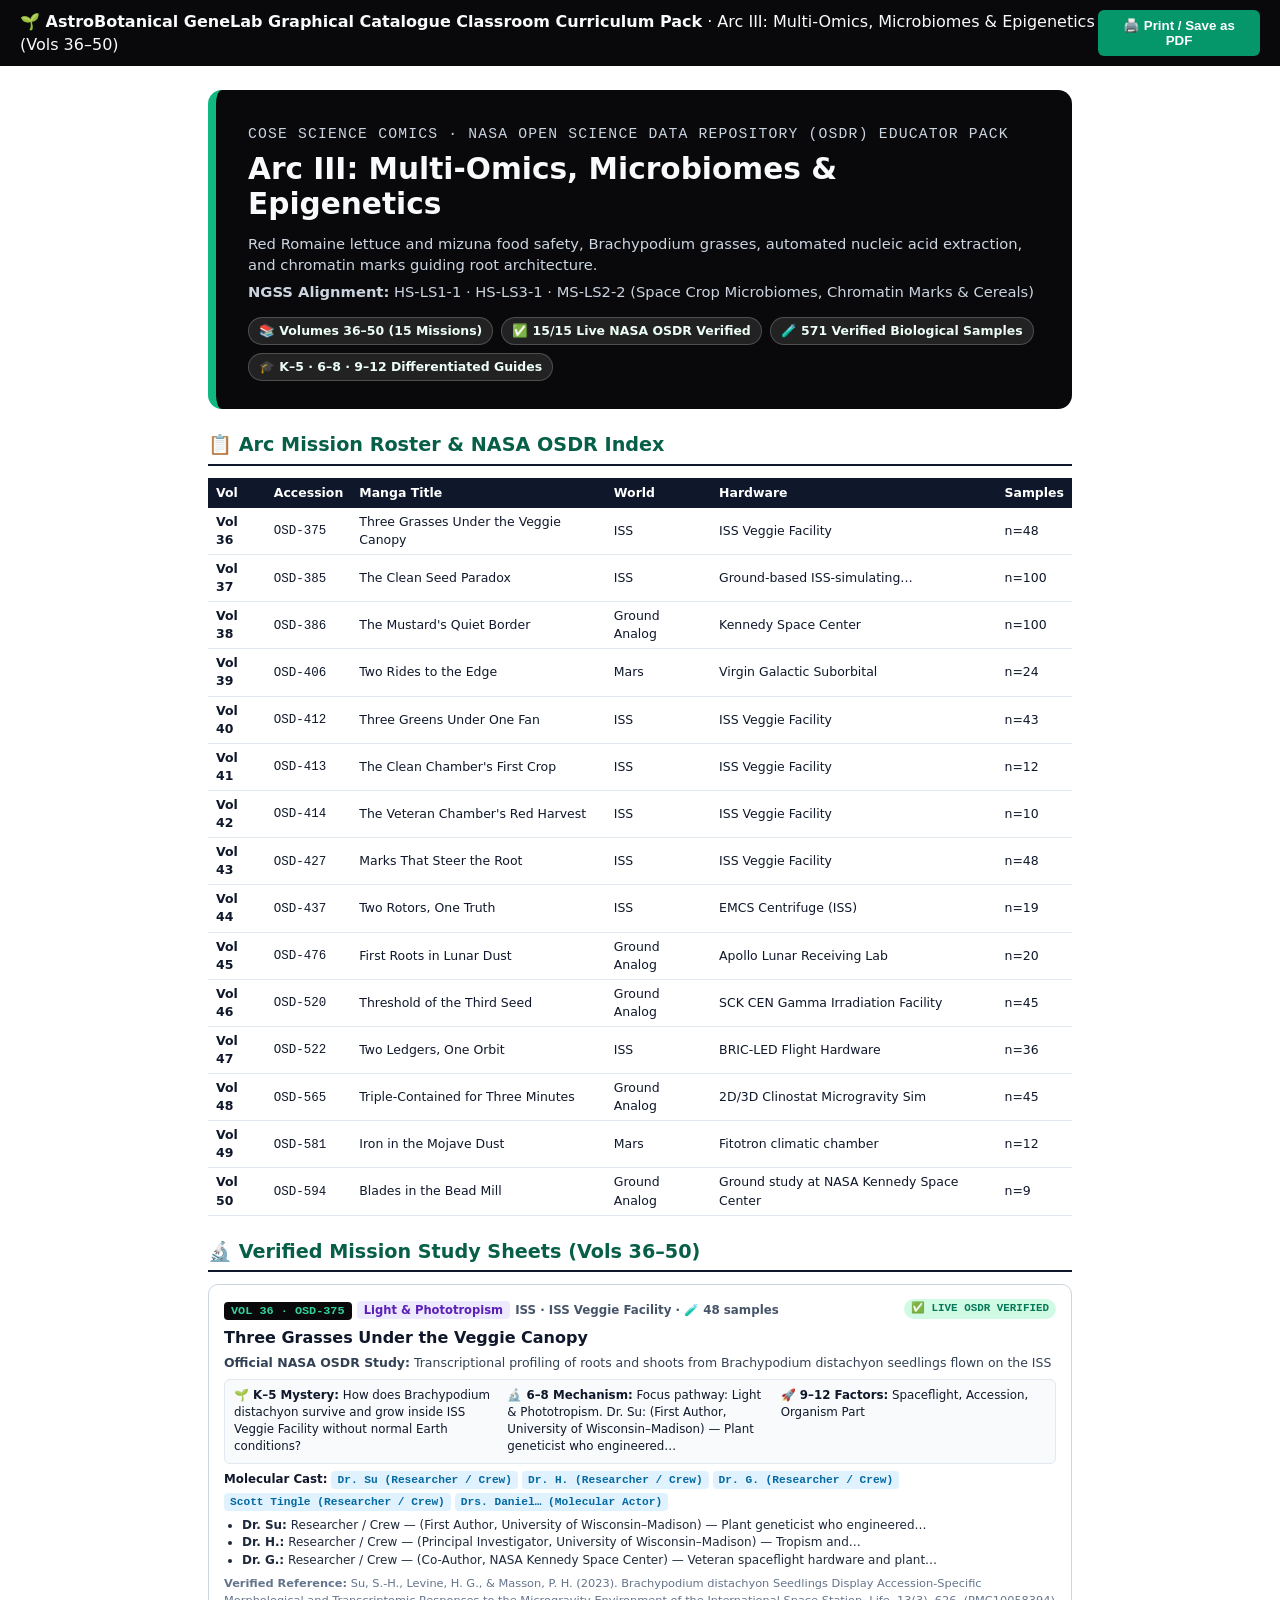
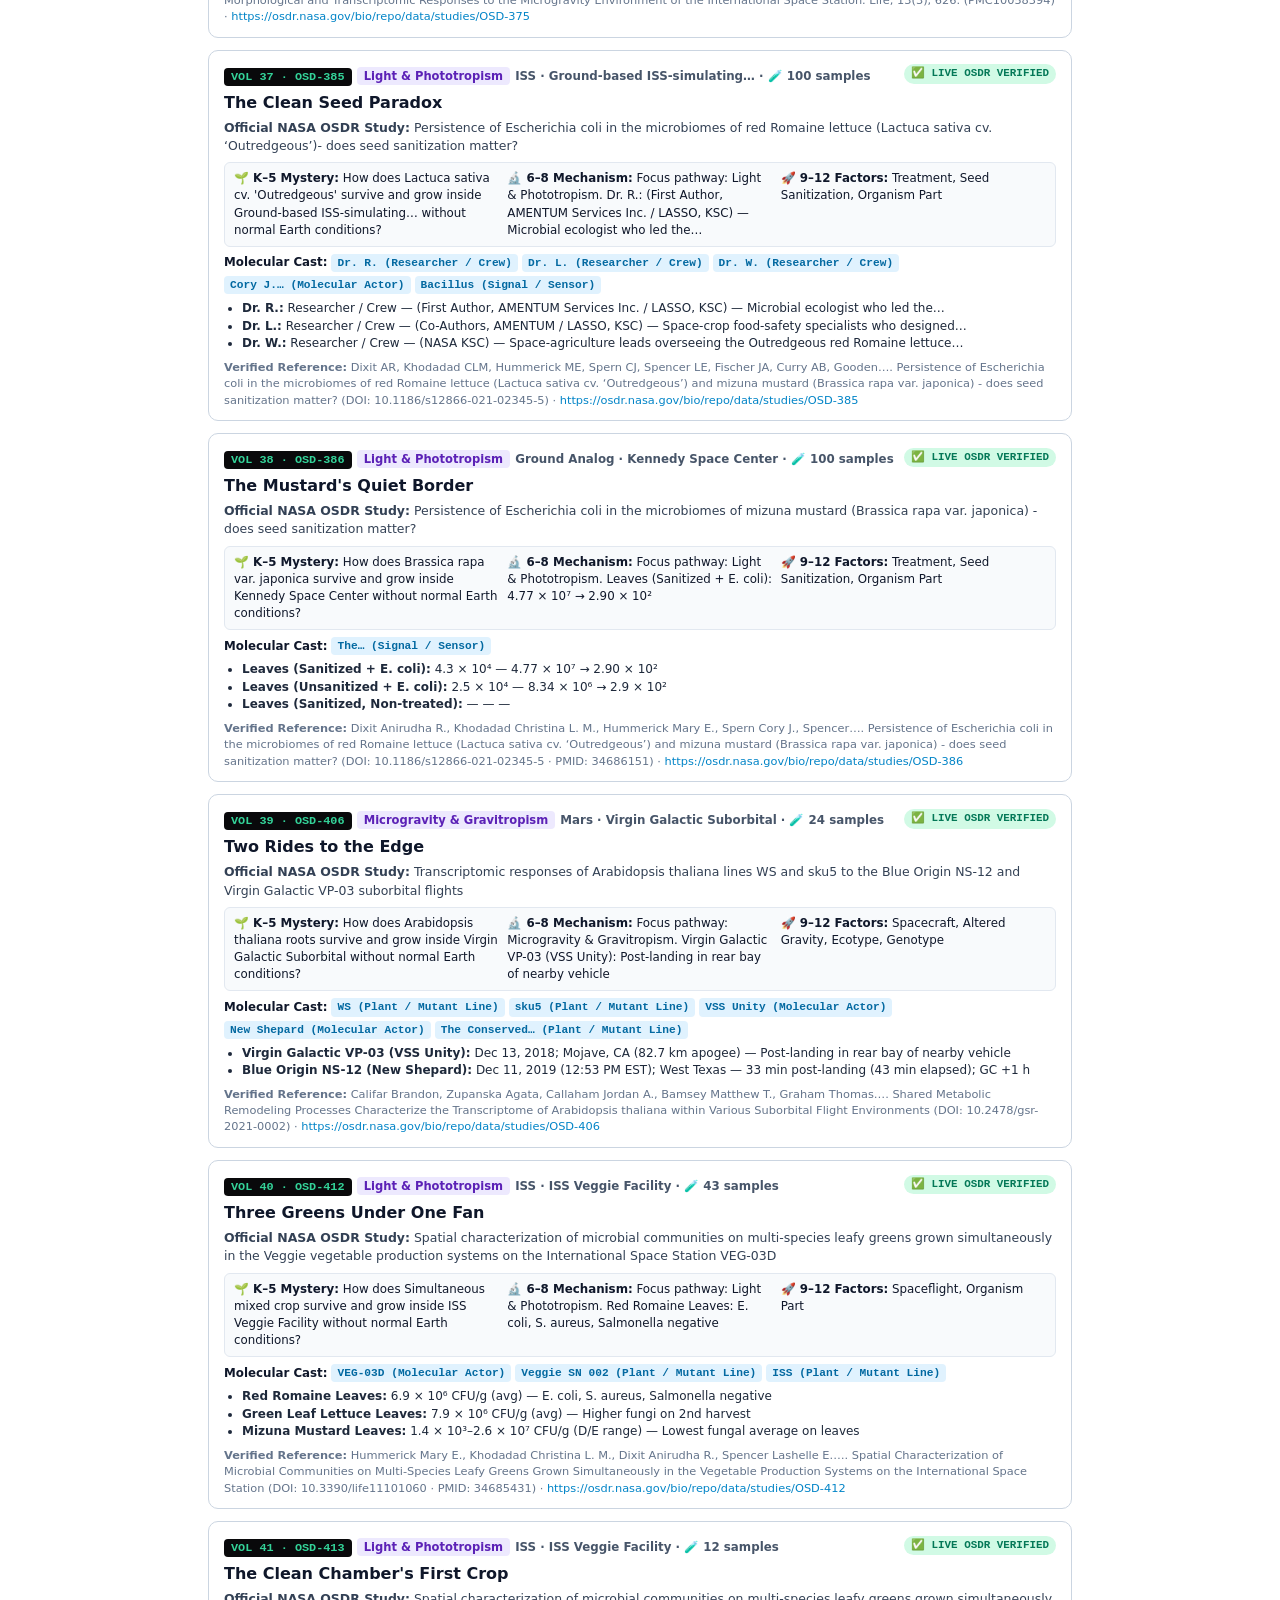
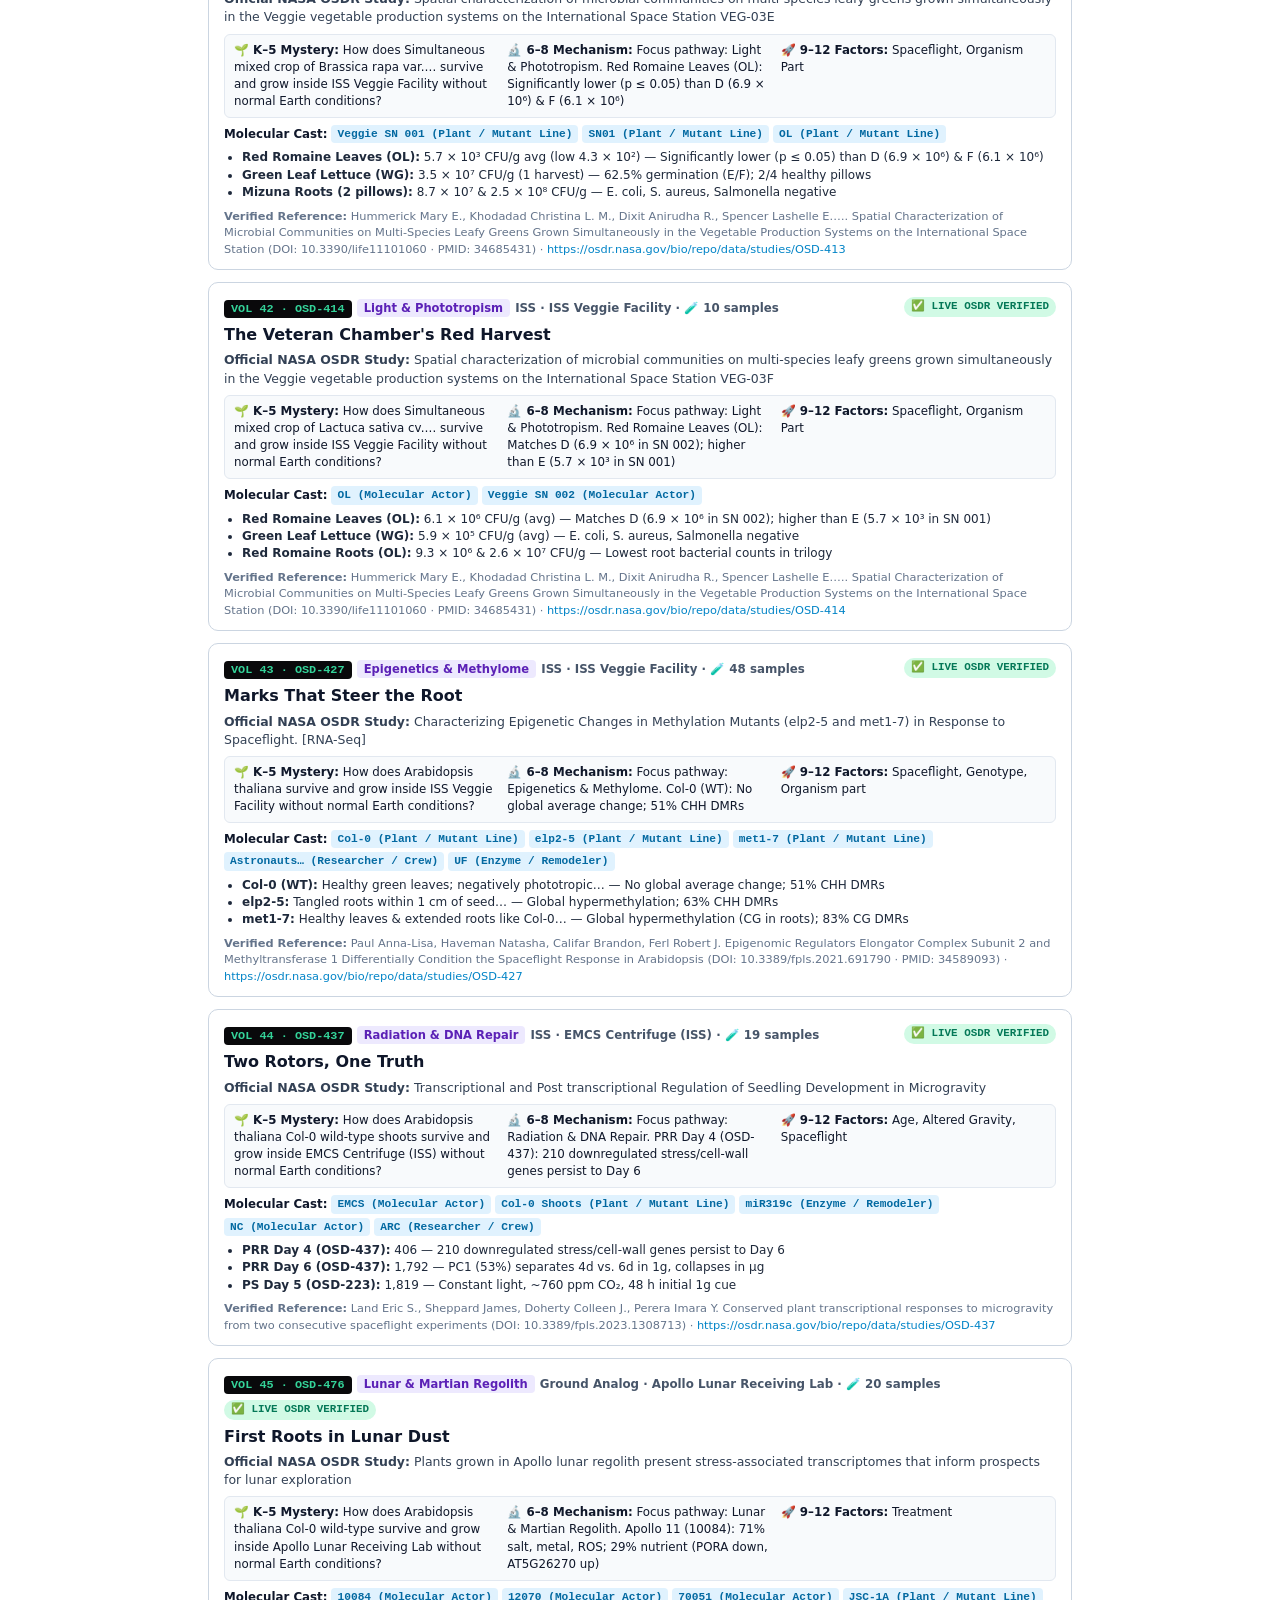
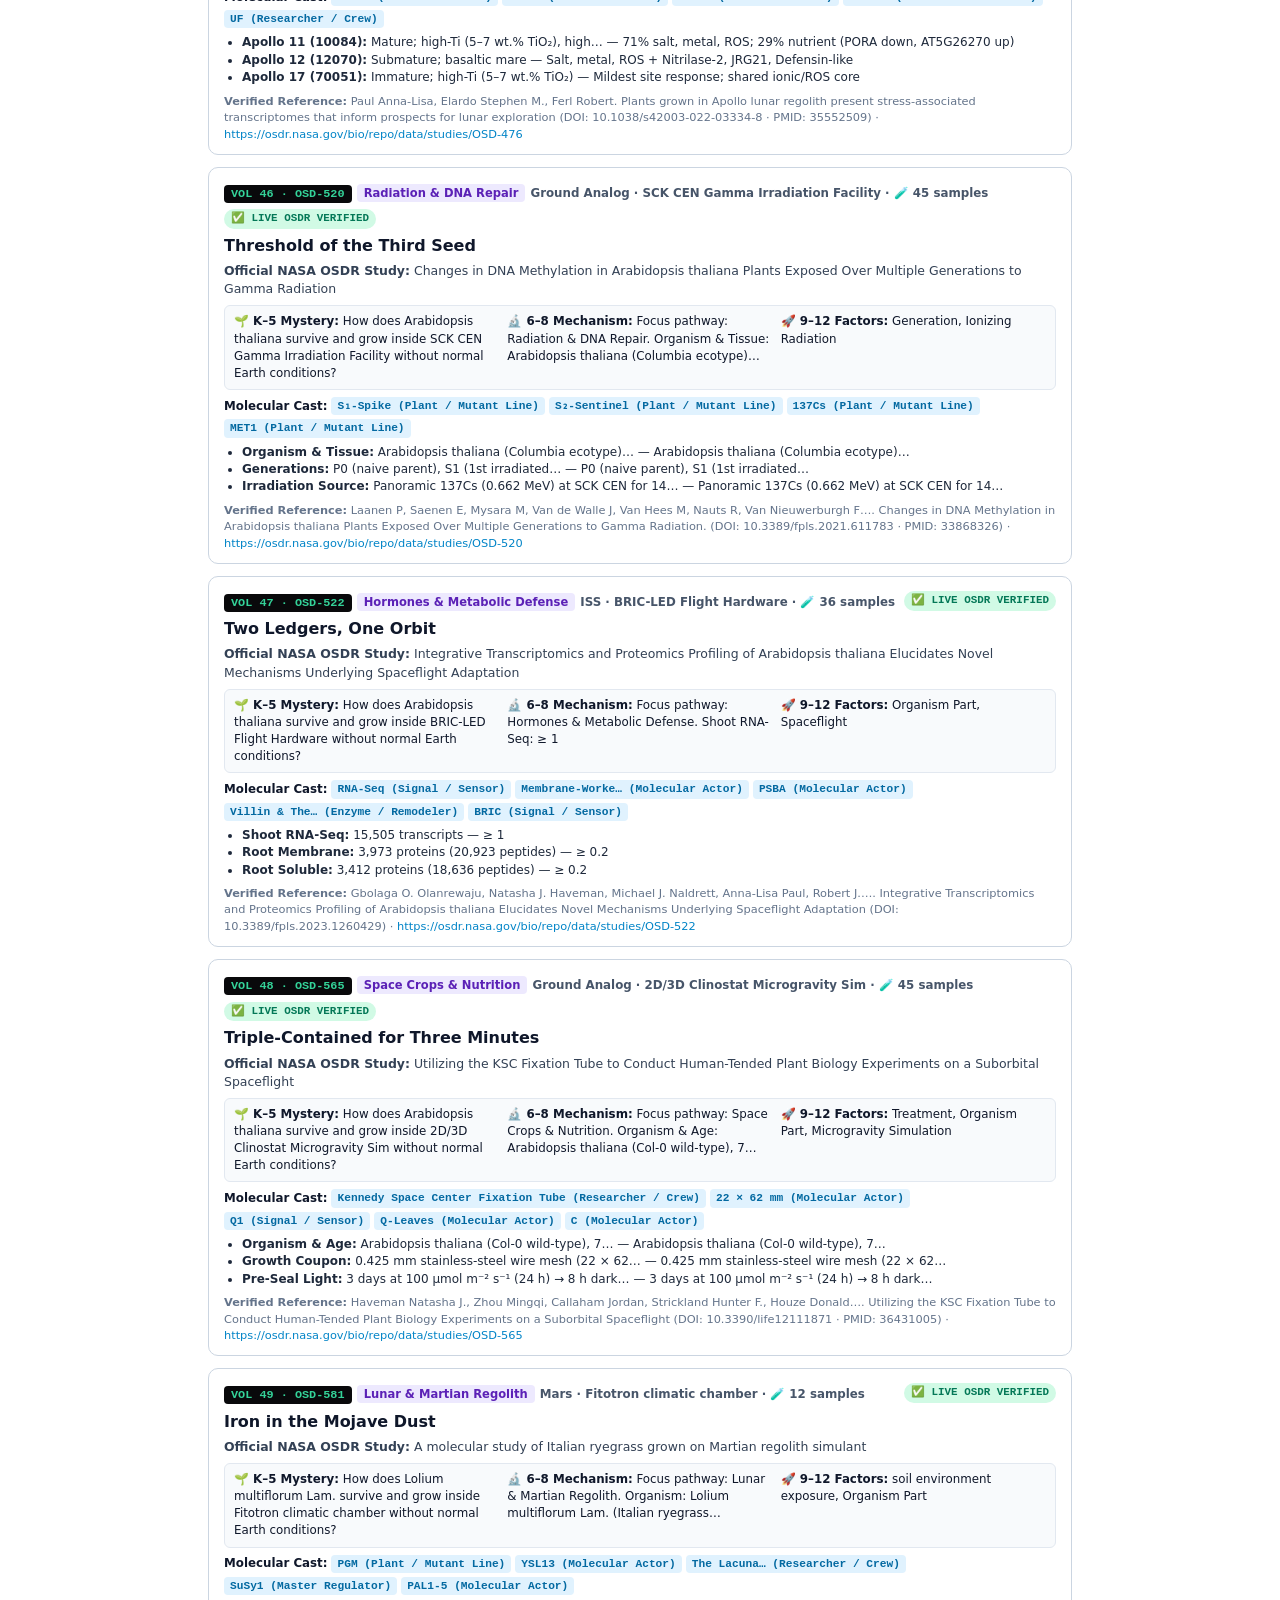
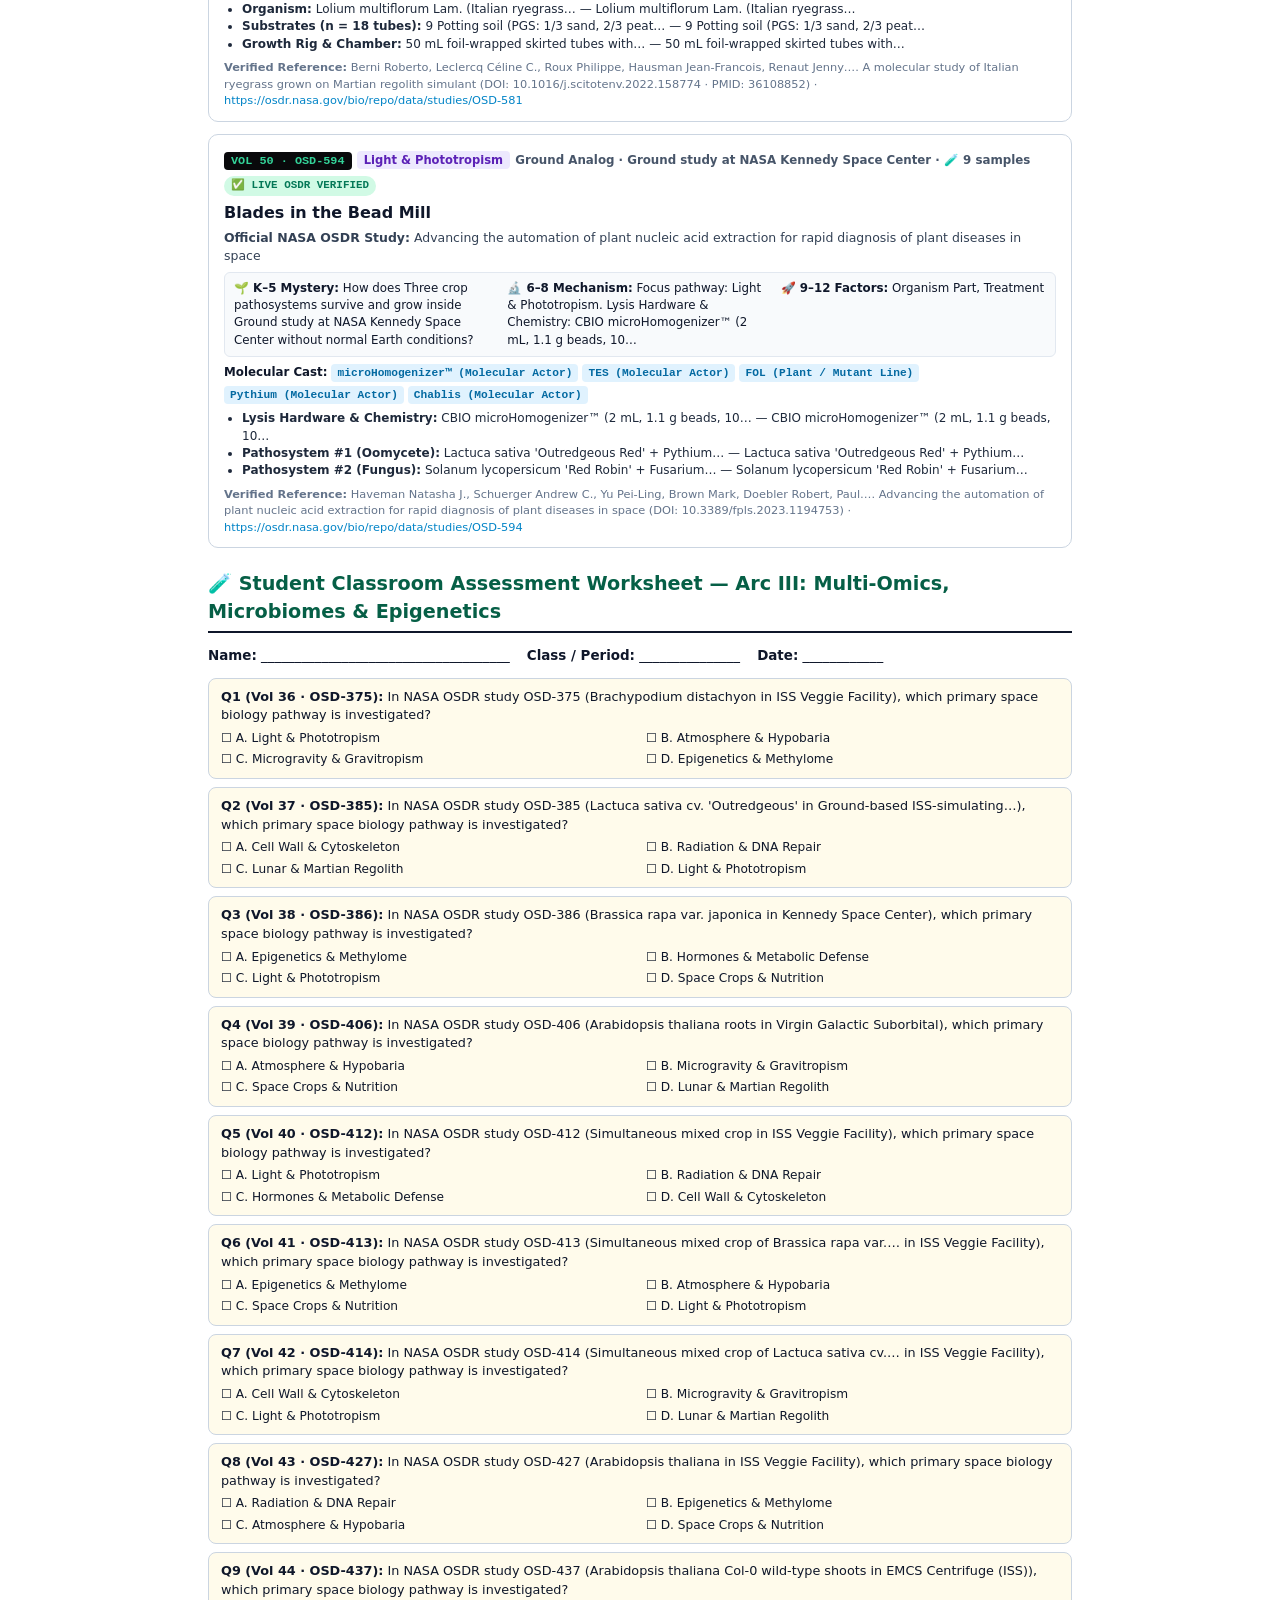
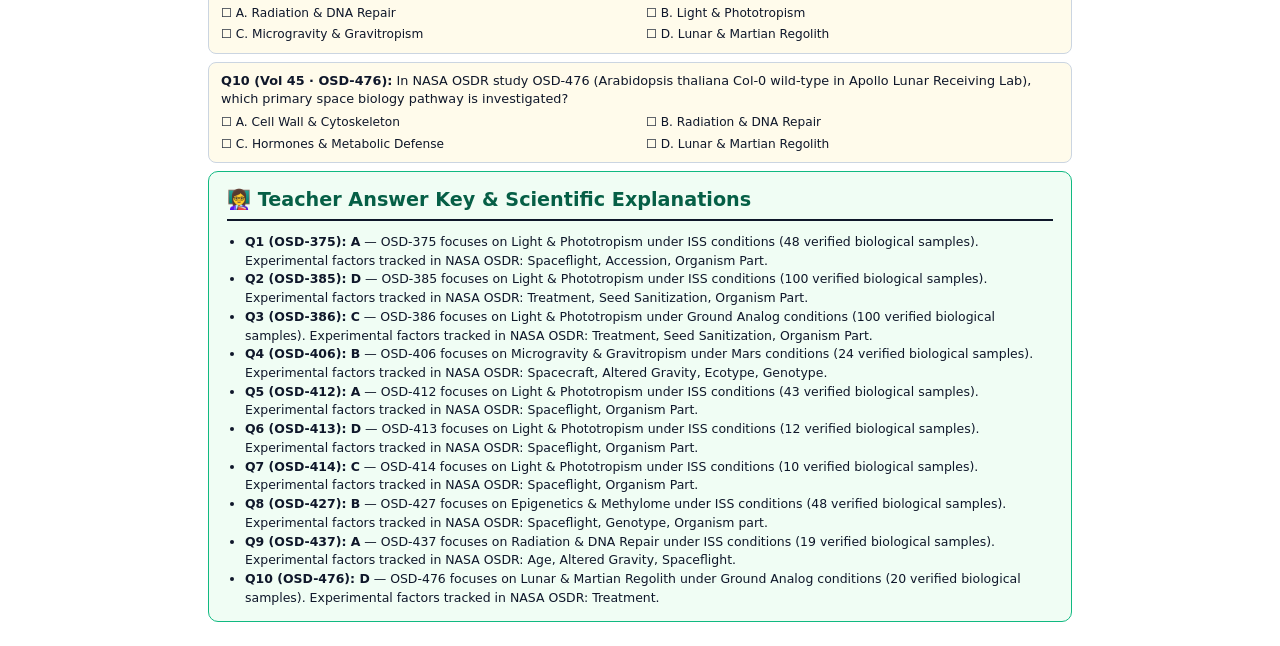
<file: docs/astro-botanica/classroom_packs/AstroBotanica_Arc3_MultiOmics_Vols36-50.html>
<!DOCTYPE html>
<html lang="en">
<head>
  <meta charset="utf-8">
  <title>AstroBotanical GeneLab Graphical Catalogue Classroom Pack — Arc III: Multi-Omics, Microbiomes &amp; Epigenetics</title>
  <style>
    @page { size: letter portrait; margin: 0.5in; }
    * { box-sizing: border-box; }
    body { margin: 0; font-family: system-ui, -apple-system, 'Segoe UI', sans-serif; color: #0f172a; background: #ffffff; line-height: 1.45; }
    .toolbar { position: sticky; top: 0; z-index: 20; display: flex; justify-content: space-between; align-items: center; padding: 10px 20px; background: #09090b; color: #f8fafc; }
    .btn-print { background: #059669; color: #ffffff; border: none; padding: 8px 16px; border-radius: 6px; font-weight: 800; cursor: pointer; }
    .wrap { max-width: 920px; margin: 0 auto; padding: 24px 28px; }
    .cover { background: #09090b; color: #f8fafc; border-radius: 14px; padding: 28px 32px; margin-bottom: 22px; border-left: 8px solid #10b981; }
    .eyebrow { font-family: monospace; font-size: 0.78rem; color: #34d399; letter-spacing: 0.08em; text-transform: uppercase; margin: 0 0 6px; }
    .cover h1 { margin: 0 0 10px; font-size: 1.85rem; line-height: 1.2; }
    .cover p { margin: 6px 0; color: #cbd5e1; font-size: 0.92rem; }
    .stats-row { display: flex; flex-wrap: wrap; gap: 8px; margin-top: 14px; }
    .stat { background: rgba(255,255,255,0.1); border: 1px solid rgba(255,255,255,0.2); padding: 4px 10px; border-radius: 999px; font-size: 0.78rem; font-weight: 700; color: #ecfdf5; }
    h2 { font-size: 1.2rem; color: #065f46; border-bottom: 2px solid #0f172a; padding-bottom: 5px; margin: 22px 0 12px; }
    table { width: 100%; border-collapse: collapse; font-size: 0.78rem; margin-bottom: 18px; }
    th { background: #0f172a; color: #ffffff; padding: 6px 8px; text-align: left; }
    td { padding: 5px 8px; border-bottom: 1px solid #e2e8f0; }
    .vol-card { border: 1.5px solid #cbd5e1; border-radius: 10px; padding: 12px 15px; margin-bottom: 12px; break-inside: avoid; page-break-inside: avoid; background: #ffffff; }
    .vol-head { display: flex; flex-wrap: wrap; justify-content: space-between; align-items: center; gap: 6px; margin-bottom: 5px; }
    .vol-badge { background: #09090b; color: #34d399; font-family: monospace; font-size: 0.74rem; font-weight: 900; padding: 2px 7px; border-radius: 4px; }
    .vol-domain { background: #ede9fe; color: #5b21b6; font-size: 0.72rem; font-weight: 800; padding: 2px 7px; border-radius: 4px; }
    .vol-meta { font-size: 0.74rem; color: #475569; font-weight: 600; }
    .verified-tag { font-family: monospace; font-size: 0.68rem; font-weight: 900; color: #047857; background: #d1fae5; padding: 2px 7px; border-radius: 999px; }
    .vol-card h3 { margin: 3px 0 5px; font-size: 1rem; color: #0f172a; }
    .official-line { margin: 0 0 7px; font-size: 0.78rem; color: #334155; }
    .edu-trio { display: grid; grid-template-columns: repeat(3, 1fr); gap: 8px; background: #f8fafc; border: 1px solid #e2e8f0; border-radius: 6px; padding: 7px 9px; font-size: 0.74rem; margin-bottom: 7px; }
    .cast-row { font-size: 0.74rem; margin-bottom: 6px; display: flex; flex-wrap: wrap; gap: 4px; align-items: center; }
    .chip { background: #e0f2fe; color: #0369a1; padding: 1px 6px; border-radius: 4px; font-weight: 700; font-family: monospace; font-size: 0.7rem; }
    .findings-list { margin: 4px 0 6px; padding-left: 18px; font-size: 0.75rem; color: #1e293b; }
    .citation-line { margin: 0; font-size: 0.71rem; color: #64748b; }
    .citation-line a { color: #0284c7; text-decoration: none; }
    .quiz-section { page-break-before: always; break-before: page; }
    .quiz-item { border: 1px solid #cbd5e1; border-radius: 8px; padding: 9px 12px; margin-bottom: 8px; break-inside: avoid; font-size: 0.8rem; background: #fffbeb; }
    .quiz-item p { margin: 0 0 5px; }
    .quiz-opts { display: grid; grid-template-columns: 1fr 1fr; gap: 4px 12px; font-size: 0.76rem; }
    .answer-box { page-break-before: always; break-before: page; background: #f0fdf4; border: 1.5px solid #10b981; border-radius: 10px; padding: 14px 18px; }
    .answer-box ol, .answer-box ul { margin: 6px 0 0; padding-left: 18px; font-size: 0.78rem; line-height: 1.5; }
    @media print {
      .toolbar { display: none !important; }
      .wrap { padding: 0; max-width: none; }
    }
  </style>
</head>
<body>
  <div class="toolbar">
    <div><strong>🌱 AstroBotanical GeneLab Graphical Catalogue Classroom Curriculum Pack</strong> · Arc III: Multi-Omics, Microbiomes &amp; Epigenetics (Vols 36–50)</div>
    <button class="btn-print" onclick="window.print()">🖨️ Print / Save as PDF</button>
  </div>
  <div class="wrap">
    <header class="cover">
      <p class="eyebrow">CoSE Science Comics · NASA Open Science Data Repository (OSDR) Educator Pack</p>
      <h1>Arc III: Multi-Omics, Microbiomes &amp; Epigenetics</h1>
      <p>Red Romaine lettuce and mizuna food safety, Brachypodium grasses, automated nucleic acid extraction, and chromatin marks guiding root architecture.</p>
      <p><strong>NGSS Alignment:</strong> HS-LS1-1 · HS-LS3-1 · MS-LS2-2 (Space Crop Microbiomes, Chromatin Marks &amp; Cereals)</p>
      <div class="stats-row">
        <span class="stat">📚 Volumes 36–50 (15 Missions)</span>
        <span class="stat">✅ 15/15 Live NASA OSDR Verified</span>
        <span class="stat">🧪 571 Verified Biological Samples</span>
        <span class="stat">🎓 K–5 · 6–8 · 9–12 Differentiated Guides</span>
      </div>
    </header>

    <h2>📋 Arc Mission Roster &amp; NASA OSDR Index</h2>
    <table>
      <thead><tr><th>Vol</th><th>Accession</th><th>Manga Title</th><th>World</th><th>Hardware</th><th>Samples</th></tr></thead>
      <tbody><tr><td><strong>Vol 36</strong></td><td><code>OSD-375</code></td><td>Three Grasses Under the Veggie Canopy</td><td>ISS</td><td>ISS Veggie Facility</td><td>n=48</td></tr><tr><td><strong>Vol 37</strong></td><td><code>OSD-385</code></td><td>The Clean Seed Paradox</td><td>ISS</td><td>Ground-based ISS-simulating…</td><td>n=100</td></tr><tr><td><strong>Vol 38</strong></td><td><code>OSD-386</code></td><td>The Mustard&#x27;s Quiet Border</td><td>Ground Analog</td><td>Kennedy Space Center</td><td>n=100</td></tr><tr><td><strong>Vol 39</strong></td><td><code>OSD-406</code></td><td>Two Rides to the Edge</td><td>Mars</td><td>Virgin Galactic Suborbital</td><td>n=24</td></tr><tr><td><strong>Vol 40</strong></td><td><code>OSD-412</code></td><td>Three Greens Under One Fan</td><td>ISS</td><td>ISS Veggie Facility</td><td>n=43</td></tr><tr><td><strong>Vol 41</strong></td><td><code>OSD-413</code></td><td>The Clean Chamber&#x27;s First Crop</td><td>ISS</td><td>ISS Veggie Facility</td><td>n=12</td></tr><tr><td><strong>Vol 42</strong></td><td><code>OSD-414</code></td><td>The Veteran Chamber&#x27;s Red Harvest</td><td>ISS</td><td>ISS Veggie Facility</td><td>n=10</td></tr><tr><td><strong>Vol 43</strong></td><td><code>OSD-427</code></td><td>Marks That Steer the Root</td><td>ISS</td><td>ISS Veggie Facility</td><td>n=48</td></tr><tr><td><strong>Vol 44</strong></td><td><code>OSD-437</code></td><td>Two Rotors, One Truth</td><td>ISS</td><td>EMCS Centrifuge (ISS)</td><td>n=19</td></tr><tr><td><strong>Vol 45</strong></td><td><code>OSD-476</code></td><td>First Roots in Lunar Dust</td><td>Ground Analog</td><td>Apollo Lunar Receiving Lab</td><td>n=20</td></tr><tr><td><strong>Vol 46</strong></td><td><code>OSD-520</code></td><td>Threshold of the Third Seed</td><td>Ground Analog</td><td>SCK CEN Gamma Irradiation Facility</td><td>n=45</td></tr><tr><td><strong>Vol 47</strong></td><td><code>OSD-522</code></td><td>Two Ledgers, One Orbit</td><td>ISS</td><td>BRIC-LED Flight Hardware</td><td>n=36</td></tr><tr><td><strong>Vol 48</strong></td><td><code>OSD-565</code></td><td>Triple-Contained for Three Minutes</td><td>Ground Analog</td><td>2D/3D Clinostat Microgravity Sim</td><td>n=45</td></tr><tr><td><strong>Vol 49</strong></td><td><code>OSD-581</code></td><td>Iron in the Mojave Dust</td><td>Mars</td><td>Fitotron climatic chamber</td><td>n=12</td></tr><tr><td><strong>Vol 50</strong></td><td><code>OSD-594</code></td><td>Blades in the Bead Mill</td><td>Ground Analog</td><td>Ground study at NASA Kennedy Space Center</td><td>n=9</td></tr></tbody>
    </table>

    <h2>🔬 Verified Mission Study Sheets (Vols 36–50)</h2>
    
        <article class="vol-card">
          <div class="vol-head">
            <div>
              <span class="vol-badge">VOL 36 · OSD-375</span>
              <span class="vol-domain">Light &amp; Phototropism</span>
              <span class="vol-meta">ISS · ISS Veggie Facility · 🧪 48 samples</span>
            </div>
            <span class="verified-tag">✅ LIVE OSDR VERIFIED</span>
          </div>
          <h3>Three Grasses Under the Veggie Canopy</h3>
          <p class="official-line"><strong>Official NASA OSDR Study:</strong> Transcriptional profiling of roots and shoots from Brachypodium distachyon seedlings flown on the ISS</p>
          <div class="edu-trio">
            <div><strong>🌱 K–5 Mystery:</strong> How does Brachypodium distachyon survive and grow inside ISS Veggie Facility without normal Earth conditions?</div>
            <div><strong>🔬 6–8 Mechanism:</strong> Focus pathway: Light &amp; Phototropism. Dr. Su: (First Author, University of Wisconsin–Madison) — Plant geneticist who engineered…</div>
            <div><strong>🚀 9–12 Factors:</strong> Spaceflight, Accession, Organism Part</div>
          </div>
          <div class='cast-row'><strong>Molecular Cast:</strong> <span class='chip'>Dr. Su (Researcher / Crew)</span> <span class='chip'>Dr. H. (Researcher / Crew)</span> <span class='chip'>Dr. G. (Researcher / Crew)</span> <span class='chip'>Scott Tingle (Researcher / Crew)</span> <span class='chip'>Drs. Daniel… (Molecular Actor)</span></div>
          <ul class='findings-list'><li><strong>Dr. Su:</strong> Researcher / Crew — (First Author, University of Wisconsin–Madison) — Plant geneticist who engineered…</li><li><strong>Dr. H.:</strong> Researcher / Crew — (Principal Investigator, University of Wisconsin–Madison) — Tropism and…</li><li><strong>Dr. G.:</strong> Researcher / Crew — (Co-Author, NASA Kennedy Space Center) — Veteran spaceflight hardware and plant…</li></ul>
          <p class="citation-line"><strong>Verified Reference:</strong> Su, S.-H., Levine, H. G., &amp; Masson, P. H. (2023). Brachypodium distachyon Seedlings Display Accession-Specific Morphological and Transcriptomic Responses to the Microgravity Environment of the International Space Station. Life, 13(3), 626. (PMC10058394) · <a href="https://osdr.nasa.gov/bio/repo/data/studies/OSD-375">https://osdr.nasa.gov/bio/repo/data/studies/OSD-375</a></p>
        </article>
        
        <article class="vol-card">
          <div class="vol-head">
            <div>
              <span class="vol-badge">VOL 37 · OSD-385</span>
              <span class="vol-domain">Light &amp; Phototropism</span>
              <span class="vol-meta">ISS · Ground-based ISS-simulating… · 🧪 100 samples</span>
            </div>
            <span class="verified-tag">✅ LIVE OSDR VERIFIED</span>
          </div>
          <h3>The Clean Seed Paradox</h3>
          <p class="official-line"><strong>Official NASA OSDR Study:</strong> Persistence of Escherichia coli in the microbiomes of red Romaine lettuce (Lactuca sativa cv. ‘Outredgeous’)- does seed sanitization matter?</p>
          <div class="edu-trio">
            <div><strong>🌱 K–5 Mystery:</strong> How does Lactuca sativa cv. &#x27;Outredgeous&#x27; survive and grow inside Ground-based ISS-simulating… without normal Earth conditions?</div>
            <div><strong>🔬 6–8 Mechanism:</strong> Focus pathway: Light &amp; Phototropism. Dr. R.: (First Author, AMENTUM Services Inc. / LASSO, KSC) — Microbial ecologist who led the…</div>
            <div><strong>🚀 9–12 Factors:</strong> Treatment, Seed Sanitization, Organism Part</div>
          </div>
          <div class='cast-row'><strong>Molecular Cast:</strong> <span class='chip'>Dr. R. (Researcher / Crew)</span> <span class='chip'>Dr. L. (Researcher / Crew)</span> <span class='chip'>Dr. W. (Researcher / Crew)</span> <span class='chip'>Cory J.… (Molecular Actor)</span> <span class='chip'>Bacillus (Signal / Sensor)</span></div>
          <ul class='findings-list'><li><strong>Dr. R.:</strong> Researcher / Crew — (First Author, AMENTUM Services Inc. / LASSO, KSC) — Microbial ecologist who led the…</li><li><strong>Dr. L.:</strong> Researcher / Crew — (Co-Authors, AMENTUM / LASSO, KSC) — Space-crop food-safety specialists who designed…</li><li><strong>Dr. W.:</strong> Researcher / Crew — (NASA KSC) — Space-agriculture leads overseeing the Outredgeous red Romaine lettuce…</li></ul>
          <p class="citation-line"><strong>Verified Reference:</strong> Dixit AR, Khodadad CLM, Hummerick ME, Spern CJ, Spencer LE, Fischer JA, Curry AB, Gooden…. Persistence of Escherichia coli in the microbiomes of red Romaine lettuce (Lactuca sativa cv. ‘Outredgeous’) and mizuna mustard (Brassica rapa var. japonica) - does seed sanitization matter? (DOI: 10.1186/s12866-021-02345-5) · <a href="https://osdr.nasa.gov/bio/repo/data/studies/OSD-385">https://osdr.nasa.gov/bio/repo/data/studies/OSD-385</a></p>
        </article>
        
        <article class="vol-card">
          <div class="vol-head">
            <div>
              <span class="vol-badge">VOL 38 · OSD-386</span>
              <span class="vol-domain">Light &amp; Phototropism</span>
              <span class="vol-meta">Ground Analog · Kennedy Space Center · 🧪 100 samples</span>
            </div>
            <span class="verified-tag">✅ LIVE OSDR VERIFIED</span>
          </div>
          <h3>The Mustard&#x27;s Quiet Border</h3>
          <p class="official-line"><strong>Official NASA OSDR Study:</strong> Persistence of Escherichia coli in the microbiomes of mizuna mustard (Brassica rapa var. japonica) - does seed sanitization matter?</p>
          <div class="edu-trio">
            <div><strong>🌱 K–5 Mystery:</strong> How does Brassica rapa var. japonica survive and grow inside Kennedy Space Center without normal Earth conditions?</div>
            <div><strong>🔬 6–8 Mechanism:</strong> Focus pathway: Light &amp; Phototropism. Leaves (Sanitized + E. coli): 4.77 × 10⁷ → 2.90 × 10²</div>
            <div><strong>🚀 9–12 Factors:</strong> Treatment, Seed Sanitization, Organism Part</div>
          </div>
          <div class='cast-row'><strong>Molecular Cast:</strong> <span class='chip'>The… (Signal / Sensor)</span></div>
          <ul class='findings-list'><li><strong>Leaves (Sanitized + E. coli):</strong> 4.3 × 10⁴ — 4.77 × 10⁷ → 2.90 × 10²</li><li><strong>Leaves (Unsanitized + E. coli):</strong> 2.5 × 10⁴ — 8.34 × 10⁶ → 2.9 × 10²</li><li><strong>Leaves (Sanitized, Non-treated):</strong> — — —</li></ul>
          <p class="citation-line"><strong>Verified Reference:</strong> Dixit Anirudha R., Khodadad Christina L. M., Hummerick Mary E., Spern Cory J., Spencer…. Persistence of Escherichia coli in the microbiomes of red Romaine lettuce (Lactuca sativa cv. ‘Outredgeous’) and mizuna mustard (Brassica rapa var. japonica) - does seed sanitization matter? (DOI: 10.1186/s12866-021-02345-5 · PMID: 34686151) · <a href="https://osdr.nasa.gov/bio/repo/data/studies/OSD-386">https://osdr.nasa.gov/bio/repo/data/studies/OSD-386</a></p>
        </article>
        
        <article class="vol-card">
          <div class="vol-head">
            <div>
              <span class="vol-badge">VOL 39 · OSD-406</span>
              <span class="vol-domain">Microgravity &amp; Gravitropism</span>
              <span class="vol-meta">Mars · Virgin Galactic Suborbital · 🧪 24 samples</span>
            </div>
            <span class="verified-tag">✅ LIVE OSDR VERIFIED</span>
          </div>
          <h3>Two Rides to the Edge</h3>
          <p class="official-line"><strong>Official NASA OSDR Study:</strong> Transcriptomic responses of Arabidopsis thaliana lines WS and sku5 to the Blue Origin NS-12 and Virgin Galactic VP-03 suborbital flights</p>
          <div class="edu-trio">
            <div><strong>🌱 K–5 Mystery:</strong> How does Arabidopsis thaliana roots survive and grow inside Virgin Galactic Suborbital without normal Earth conditions?</div>
            <div><strong>🔬 6–8 Mechanism:</strong> Focus pathway: Microgravity &amp; Gravitropism. Virgin Galactic VP-03 (VSS Unity): Post-landing in rear bay of nearby vehicle</div>
            <div><strong>🚀 9–12 Factors:</strong> Spacecraft, Altered Gravity, Ecotype, Genotype</div>
          </div>
          <div class='cast-row'><strong>Molecular Cast:</strong> <span class='chip'>WS (Plant / Mutant Line)</span> <span class='chip'>sku5 (Plant / Mutant Line)</span> <span class='chip'>VSS Unity (Molecular Actor)</span> <span class='chip'>New Shepard (Molecular Actor)</span> <span class='chip'>The Conserved… (Plant / Mutant Line)</span></div>
          <ul class='findings-list'><li><strong>Virgin Galactic VP-03 (VSS Unity):</strong> Dec 13, 2018; Mojave, CA (82.7 km apogee) — Post-landing in rear bay of nearby vehicle</li><li><strong>Blue Origin NS-12 (New Shepard):</strong> Dec 11, 2019 (12:53 PM EST); West Texas — 33 min post-landing (43 min elapsed); GC +1 h</li></ul>
          <p class="citation-line"><strong>Verified Reference:</strong> Califar Brandon, Zupanska Agata, Callaham Jordan A., Bamsey Matthew T., Graham Thomas…. Shared Metabolic Remodeling Processes Characterize the Transcriptome of Arabidopsis thaliana within Various Suborbital Flight Environments (DOI: 10.2478/gsr-2021-0002) · <a href="https://osdr.nasa.gov/bio/repo/data/studies/OSD-406">https://osdr.nasa.gov/bio/repo/data/studies/OSD-406</a></p>
        </article>
        
        <article class="vol-card">
          <div class="vol-head">
            <div>
              <span class="vol-badge">VOL 40 · OSD-412</span>
              <span class="vol-domain">Light &amp; Phototropism</span>
              <span class="vol-meta">ISS · ISS Veggie Facility · 🧪 43 samples</span>
            </div>
            <span class="verified-tag">✅ LIVE OSDR VERIFIED</span>
          </div>
          <h3>Three Greens Under One Fan</h3>
          <p class="official-line"><strong>Official NASA OSDR Study:</strong> Spatial characterization of microbial communities on multi-species leafy greens grown simultaneously in the Veggie vegetable production systems on the International Space Station VEG-03D</p>
          <div class="edu-trio">
            <div><strong>🌱 K–5 Mystery:</strong> How does Simultaneous mixed crop survive and grow inside ISS Veggie Facility without normal Earth conditions?</div>
            <div><strong>🔬 6–8 Mechanism:</strong> Focus pathway: Light &amp; Phototropism. Red Romaine Leaves: E. coli, S. aureus, Salmonella negative</div>
            <div><strong>🚀 9–12 Factors:</strong> Spaceflight, Organism Part</div>
          </div>
          <div class='cast-row'><strong>Molecular Cast:</strong> <span class='chip'>VEG-03D (Molecular Actor)</span> <span class='chip'>Veggie SN 002 (Plant / Mutant Line)</span> <span class='chip'>ISS (Plant / Mutant Line)</span></div>
          <ul class='findings-list'><li><strong>Red Romaine Leaves:</strong> 6.9 × 10⁶ CFU/g (avg) — E. coli, S. aureus, Salmonella negative</li><li><strong>Green Leaf Lettuce Leaves:</strong> 7.9 × 10⁶ CFU/g (avg) — Higher fungi on 2nd harvest</li><li><strong>Mizuna Mustard Leaves:</strong> 1.4 × 10³–2.6 × 10⁷ CFU/g (D/E range) — Lowest fungal average on leaves</li></ul>
          <p class="citation-line"><strong>Verified Reference:</strong> Hummerick Mary E., Khodadad Christina L. M., Dixit Anirudha R., Spencer Lashelle E.…. Spatial Characterization of Microbial Communities on Multi-Species Leafy Greens Grown Simultaneously in the Vegetable Production Systems on the International Space Station (DOI: 10.3390/life11101060 · PMID: 34685431) · <a href="https://osdr.nasa.gov/bio/repo/data/studies/OSD-412">https://osdr.nasa.gov/bio/repo/data/studies/OSD-412</a></p>
        </article>
        
        <article class="vol-card">
          <div class="vol-head">
            <div>
              <span class="vol-badge">VOL 41 · OSD-413</span>
              <span class="vol-domain">Light &amp; Phototropism</span>
              <span class="vol-meta">ISS · ISS Veggie Facility · 🧪 12 samples</span>
            </div>
            <span class="verified-tag">✅ LIVE OSDR VERIFIED</span>
          </div>
          <h3>The Clean Chamber&#x27;s First Crop</h3>
          <p class="official-line"><strong>Official NASA OSDR Study:</strong> Spatial characterization of microbial communities on multi-species leafy greens grown simultaneously in the Veggie vegetable production systems on the International Space Station VEG-03E</p>
          <div class="edu-trio">
            <div><strong>🌱 K–5 Mystery:</strong> How does Simultaneous mixed crop of Brassica rapa var.… survive and grow inside ISS Veggie Facility without normal Earth conditions?</div>
            <div><strong>🔬 6–8 Mechanism:</strong> Focus pathway: Light &amp; Phototropism. Red Romaine Leaves (OL): Significantly lower (p ≤ 0.05) than D (6.9 × 10⁶) &amp; F (6.1 × 10⁶)</div>
            <div><strong>🚀 9–12 Factors:</strong> Spaceflight, Organism Part</div>
          </div>
          <div class='cast-row'><strong>Molecular Cast:</strong> <span class='chip'>Veggie SN 001 (Plant / Mutant Line)</span> <span class='chip'>SN01 (Plant / Mutant Line)</span> <span class='chip'>OL (Plant / Mutant Line)</span></div>
          <ul class='findings-list'><li><strong>Red Romaine Leaves (OL):</strong> 5.7 × 10³ CFU/g avg (low 4.3 × 10²) — Significantly lower (p ≤ 0.05) than D (6.9 × 10⁶) &amp; F (6.1 × 10⁶)</li><li><strong>Green Leaf Lettuce (WG):</strong> 3.5 × 10⁷ CFU/g (1 harvest) — 62.5% germination (E/F); 2/4 healthy pillows</li><li><strong>Mizuna Roots (2 pillows):</strong> 8.7 × 10⁷ &amp; 2.5 × 10⁸ CFU/g — E. coli, S. aureus, Salmonella negative</li></ul>
          <p class="citation-line"><strong>Verified Reference:</strong> Hummerick Mary E., Khodadad Christina L. M., Dixit Anirudha R., Spencer Lashelle E.…. Spatial Characterization of Microbial Communities on Multi-Species Leafy Greens Grown Simultaneously in the Vegetable Production Systems on the International Space Station (DOI: 10.3390/life11101060 · PMID: 34685431) · <a href="https://osdr.nasa.gov/bio/repo/data/studies/OSD-413">https://osdr.nasa.gov/bio/repo/data/studies/OSD-413</a></p>
        </article>
        
        <article class="vol-card">
          <div class="vol-head">
            <div>
              <span class="vol-badge">VOL 42 · OSD-414</span>
              <span class="vol-domain">Light &amp; Phototropism</span>
              <span class="vol-meta">ISS · ISS Veggie Facility · 🧪 10 samples</span>
            </div>
            <span class="verified-tag">✅ LIVE OSDR VERIFIED</span>
          </div>
          <h3>The Veteran Chamber&#x27;s Red Harvest</h3>
          <p class="official-line"><strong>Official NASA OSDR Study:</strong> Spatial characterization of microbial communities on multi-species leafy greens grown simultaneously in the Veggie vegetable production systems on the International Space Station VEG-03F</p>
          <div class="edu-trio">
            <div><strong>🌱 K–5 Mystery:</strong> How does Simultaneous mixed crop of Lactuca sativa cv.… survive and grow inside ISS Veggie Facility without normal Earth conditions?</div>
            <div><strong>🔬 6–8 Mechanism:</strong> Focus pathway: Light &amp; Phototropism. Red Romaine Leaves (OL): Matches D (6.9 × 10⁶ in SN 002); higher than E (5.7 × 10³ in SN 001)</div>
            <div><strong>🚀 9–12 Factors:</strong> Spaceflight, Organism Part</div>
          </div>
          <div class='cast-row'><strong>Molecular Cast:</strong> <span class='chip'>OL (Molecular Actor)</span> <span class='chip'>Veggie SN 002 (Molecular Actor)</span></div>
          <ul class='findings-list'><li><strong>Red Romaine Leaves (OL):</strong> 6.1 × 10⁶ CFU/g (avg) — Matches D (6.9 × 10⁶ in SN 002); higher than E (5.7 × 10³ in SN 001)</li><li><strong>Green Leaf Lettuce (WG):</strong> 5.9 × 10⁵ CFU/g (avg) — E. coli, S. aureus, Salmonella negative</li><li><strong>Red Romaine Roots (OL):</strong> 9.3 × 10⁶ &amp; 2.6 × 10⁷ CFU/g — Lowest root bacterial counts in trilogy</li></ul>
          <p class="citation-line"><strong>Verified Reference:</strong> Hummerick Mary E., Khodadad Christina L. M., Dixit Anirudha R., Spencer Lashelle E.…. Spatial Characterization of Microbial Communities on Multi-Species Leafy Greens Grown Simultaneously in the Vegetable Production Systems on the International Space Station (DOI: 10.3390/life11101060 · PMID: 34685431) · <a href="https://osdr.nasa.gov/bio/repo/data/studies/OSD-414">https://osdr.nasa.gov/bio/repo/data/studies/OSD-414</a></p>
        </article>
        
        <article class="vol-card">
          <div class="vol-head">
            <div>
              <span class="vol-badge">VOL 43 · OSD-427</span>
              <span class="vol-domain">Epigenetics &amp; Methylome</span>
              <span class="vol-meta">ISS · ISS Veggie Facility · 🧪 48 samples</span>
            </div>
            <span class="verified-tag">✅ LIVE OSDR VERIFIED</span>
          </div>
          <h3>Marks That Steer the Root</h3>
          <p class="official-line"><strong>Official NASA OSDR Study:</strong> Characterizing Epigenetic Changes in Methylation Mutants (elp2-5 and met1-7) in Response to Spaceflight. [RNA-Seq]</p>
          <div class="edu-trio">
            <div><strong>🌱 K–5 Mystery:</strong> How does Arabidopsis thaliana survive and grow inside ISS Veggie Facility without normal Earth conditions?</div>
            <div><strong>🔬 6–8 Mechanism:</strong> Focus pathway: Epigenetics &amp; Methylome. Col-0 (WT): No global average change; 51% CHH DMRs</div>
            <div><strong>🚀 9–12 Factors:</strong> Spaceflight, Genotype, Organism part</div>
          </div>
          <div class='cast-row'><strong>Molecular Cast:</strong> <span class='chip'>Col-0 (Plant / Mutant Line)</span> <span class='chip'>elp2-5 (Plant / Mutant Line)</span> <span class='chip'>met1-7 (Plant / Mutant Line)</span> <span class='chip'>Astronauts… (Researcher / Crew)</span> <span class='chip'>UF (Enzyme / Remodeler)</span></div>
          <ul class='findings-list'><li><strong>Col-0 (WT):</strong> Healthy green leaves; negatively phototropic… — No global average change; 51% CHH DMRs</li><li><strong>elp2-5:</strong> Tangled roots within 1 cm of seed… — Global hypermethylation; 63% CHH DMRs</li><li><strong>met1-7:</strong> Healthy leaves &amp; extended roots like Col-0… — Global hypermethylation (CG in roots); 83% CG DMRs</li></ul>
          <p class="citation-line"><strong>Verified Reference:</strong> Paul Anna-Lisa, Haveman Natasha, Califar Brandon, Ferl Robert J. Epigenomic Regulators Elongator Complex Subunit 2 and Methyltransferase 1 Differentially Condition the Spaceflight Response in Arabidopsis (DOI: 10.3389/fpls.2021.691790 · PMID: 34589093) · <a href="https://osdr.nasa.gov/bio/repo/data/studies/OSD-427">https://osdr.nasa.gov/bio/repo/data/studies/OSD-427</a></p>
        </article>
        
        <article class="vol-card">
          <div class="vol-head">
            <div>
              <span class="vol-badge">VOL 44 · OSD-437</span>
              <span class="vol-domain">Radiation &amp; DNA Repair</span>
              <span class="vol-meta">ISS · EMCS Centrifuge (ISS) · 🧪 19 samples</span>
            </div>
            <span class="verified-tag">✅ LIVE OSDR VERIFIED</span>
          </div>
          <h3>Two Rotors, One Truth</h3>
          <p class="official-line"><strong>Official NASA OSDR Study:</strong> Transcriptional and Post transcriptional Regulation of Seedling Development in Microgravity</p>
          <div class="edu-trio">
            <div><strong>🌱 K–5 Mystery:</strong> How does Arabidopsis thaliana Col-0 wild-type shoots survive and grow inside EMCS Centrifuge (ISS) without normal Earth conditions?</div>
            <div><strong>🔬 6–8 Mechanism:</strong> Focus pathway: Radiation &amp; DNA Repair. PRR Day 4 (OSD-437): 210 downregulated stress/cell-wall genes persist to Day 6</div>
            <div><strong>🚀 9–12 Factors:</strong> Age, Altered Gravity, Spaceflight</div>
          </div>
          <div class='cast-row'><strong>Molecular Cast:</strong> <span class='chip'>EMCS (Molecular Actor)</span> <span class='chip'>Col-0 Shoots (Plant / Mutant Line)</span> <span class='chip'>miR319c (Enzyme / Remodeler)</span> <span class='chip'>NC (Molecular Actor)</span> <span class='chip'>ARC (Researcher / Crew)</span></div>
          <ul class='findings-list'><li><strong>PRR Day 4 (OSD-437):</strong> 406 — 210 downregulated stress/cell-wall genes persist to Day 6</li><li><strong>PRR Day 6 (OSD-437):</strong> 1,792 — PC1 (53%) separates 4d vs. 6d in 1g, collapses in μg</li><li><strong>PS Day 5 (OSD-223):</strong> 1,819 — Constant light, ~760 ppm CO₂, 48 h initial 1g cue</li></ul>
          <p class="citation-line"><strong>Verified Reference:</strong> Land Eric S., Sheppard James, Doherty Colleen J., Perera Imara Y. Conserved plant transcriptional responses to microgravity from two consecutive spaceflight experiments (DOI: 10.3389/fpls.2023.1308713) · <a href="https://osdr.nasa.gov/bio/repo/data/studies/OSD-437">https://osdr.nasa.gov/bio/repo/data/studies/OSD-437</a></p>
        </article>
        
        <article class="vol-card">
          <div class="vol-head">
            <div>
              <span class="vol-badge">VOL 45 · OSD-476</span>
              <span class="vol-domain">Lunar &amp; Martian Regolith</span>
              <span class="vol-meta">Ground Analog · Apollo Lunar Receiving Lab · 🧪 20 samples</span>
            </div>
            <span class="verified-tag">✅ LIVE OSDR VERIFIED</span>
          </div>
          <h3>First Roots in Lunar Dust</h3>
          <p class="official-line"><strong>Official NASA OSDR Study:</strong> Plants grown in Apollo lunar regolith present stress-associated transcriptomes that inform prospects for lunar exploration</p>
          <div class="edu-trio">
            <div><strong>🌱 K–5 Mystery:</strong> How does Arabidopsis thaliana Col-0 wild-type survive and grow inside Apollo Lunar Receiving Lab without normal Earth conditions?</div>
            <div><strong>🔬 6–8 Mechanism:</strong> Focus pathway: Lunar &amp; Martian Regolith. Apollo 11 (10084): 71% salt, metal, ROS; 29% nutrient (PORA down, AT5G26270 up)</div>
            <div><strong>🚀 9–12 Factors:</strong> Treatment</div>
          </div>
          <div class='cast-row'><strong>Molecular Cast:</strong> <span class='chip'>10084 (Molecular Actor)</span> <span class='chip'>12070 (Molecular Actor)</span> <span class='chip'>70051 (Molecular Actor)</span> <span class='chip'>JSC-1A (Plant / Mutant Line)</span> <span class='chip'>UF (Researcher / Crew)</span></div>
          <ul class='findings-list'><li><strong>Apollo 11 (10084):</strong> Mature; high-Ti (5–7 wt.% TiO₂), high… — 71% salt, metal, ROS; 29% nutrient (PORA down, AT5G26270 up)</li><li><strong>Apollo 12 (12070):</strong> Submature; basaltic mare — Salt, metal, ROS + Nitrilase-2, JRG21, Defensin-like</li><li><strong>Apollo 17 (70051):</strong> Immature; high-Ti (5–7 wt.% TiO₂) — Mildest site response; shared ionic/ROS core</li></ul>
          <p class="citation-line"><strong>Verified Reference:</strong> Paul Anna-Lisa, Elardo Stephen M., Ferl Robert. Plants grown in Apollo lunar regolith present stress-associated transcriptomes that inform prospects for lunar exploration (DOI: 10.1038/s42003-022-03334-8 · PMID: 35552509) · <a href="https://osdr.nasa.gov/bio/repo/data/studies/OSD-476">https://osdr.nasa.gov/bio/repo/data/studies/OSD-476</a></p>
        </article>
        
        <article class="vol-card">
          <div class="vol-head">
            <div>
              <span class="vol-badge">VOL 46 · OSD-520</span>
              <span class="vol-domain">Radiation &amp; DNA Repair</span>
              <span class="vol-meta">Ground Analog · SCK CEN Gamma Irradiation Facility · 🧪 45 samples</span>
            </div>
            <span class="verified-tag">✅ LIVE OSDR VERIFIED</span>
          </div>
          <h3>Threshold of the Third Seed</h3>
          <p class="official-line"><strong>Official NASA OSDR Study:</strong> Changes in DNA Methylation in Arabidopsis thaliana Plants Exposed Over Multiple Generations to Gamma Radiation</p>
          <div class="edu-trio">
            <div><strong>🌱 K–5 Mystery:</strong> How does Arabidopsis thaliana survive and grow inside SCK CEN Gamma Irradiation Facility without normal Earth conditions?</div>
            <div><strong>🔬 6–8 Mechanism:</strong> Focus pathway: Radiation &amp; DNA Repair. Organism &amp; Tissue: Arabidopsis thaliana (Columbia ecotype)…</div>
            <div><strong>🚀 9–12 Factors:</strong> Generation, Ionizing Radiation</div>
          </div>
          <div class='cast-row'><strong>Molecular Cast:</strong> <span class='chip'>S₁-Spike (Plant / Mutant Line)</span> <span class='chip'>S₂-Sentinel (Plant / Mutant Line)</span> <span class='chip'>137Cs (Plant / Mutant Line)</span> <span class='chip'>MET1 (Plant / Mutant Line)</span></div>
          <ul class='findings-list'><li><strong>Organism &amp; Tissue:</strong> Arabidopsis thaliana (Columbia ecotype)… — Arabidopsis thaliana (Columbia ecotype)…</li><li><strong>Generations:</strong> P0 (naive parent), S1 (1st irradiated… — P0 (naive parent), S1 (1st irradiated…</li><li><strong>Irradiation Source:</strong> Panoramic 137Cs (0.662 MeV) at SCK CEN for 14… — Panoramic 137Cs (0.662 MeV) at SCK CEN for 14…</li></ul>
          <p class="citation-line"><strong>Verified Reference:</strong> Laanen P, Saenen E, Mysara M, Van de Walle J, Van Hees M, Nauts R, Van Nieuwerburgh F…. Changes in DNA Methylation in Arabidopsis thaliana Plants Exposed Over Multiple Generations to Gamma Radiation. (DOI: 10.3389/fpls.2021.611783 · PMID: 33868326) · <a href="https://osdr.nasa.gov/bio/repo/data/studies/OSD-520">https://osdr.nasa.gov/bio/repo/data/studies/OSD-520</a></p>
        </article>
        
        <article class="vol-card">
          <div class="vol-head">
            <div>
              <span class="vol-badge">VOL 47 · OSD-522</span>
              <span class="vol-domain">Hormones &amp; Metabolic Defense</span>
              <span class="vol-meta">ISS · BRIC-LED Flight Hardware · 🧪 36 samples</span>
            </div>
            <span class="verified-tag">✅ LIVE OSDR VERIFIED</span>
          </div>
          <h3>Two Ledgers, One Orbit</h3>
          <p class="official-line"><strong>Official NASA OSDR Study:</strong> Integrative Transcriptomics and Proteomics Profiling of Arabidopsis thaliana Elucidates Novel Mechanisms Underlying Spaceflight Adaptation</p>
          <div class="edu-trio">
            <div><strong>🌱 K–5 Mystery:</strong> How does Arabidopsis thaliana survive and grow inside BRIC-LED Flight Hardware without normal Earth conditions?</div>
            <div><strong>🔬 6–8 Mechanism:</strong> Focus pathway: Hormones &amp; Metabolic Defense. Shoot RNA-Seq: ≥ 1</div>
            <div><strong>🚀 9–12 Factors:</strong> Organism Part, Spaceflight</div>
          </div>
          <div class='cast-row'><strong>Molecular Cast:</strong> <span class='chip'>RNA-Seq (Signal / Sensor)</span> <span class='chip'>Membrane-Worke… (Molecular Actor)</span> <span class='chip'>PSBA (Molecular Actor)</span> <span class='chip'>Villin &amp; The… (Enzyme / Remodeler)</span> <span class='chip'>BRIC (Signal / Sensor)</span></div>
          <ul class='findings-list'><li><strong>Shoot RNA-Seq:</strong> 15,505 transcripts — ≥ 1</li><li><strong>Root Membrane:</strong> 3,973 proteins (20,923 peptides) — ≥ 0.2</li><li><strong>Root Soluble:</strong> 3,412 proteins (18,636 peptides) — ≥ 0.2</li></ul>
          <p class="citation-line"><strong>Verified Reference:</strong> Gbolaga O. Olanrewaju, Natasha J. Haveman, Michael J. Naldrett, Anna-Lisa Paul, Robert J.…. Integrative Transcriptomics and Proteomics Profiling of Arabidopsis thaliana Elucidates Novel Mechanisms Underlying Spaceflight Adaptation (DOI: 10.3389/fpls.2023.1260429) · <a href="https://osdr.nasa.gov/bio/repo/data/studies/OSD-522">https://osdr.nasa.gov/bio/repo/data/studies/OSD-522</a></p>
        </article>
        
        <article class="vol-card">
          <div class="vol-head">
            <div>
              <span class="vol-badge">VOL 48 · OSD-565</span>
              <span class="vol-domain">Space Crops &amp; Nutrition</span>
              <span class="vol-meta">Ground Analog · 2D/3D Clinostat Microgravity Sim · 🧪 45 samples</span>
            </div>
            <span class="verified-tag">✅ LIVE OSDR VERIFIED</span>
          </div>
          <h3>Triple-Contained for Three Minutes</h3>
          <p class="official-line"><strong>Official NASA OSDR Study:</strong> Utilizing the KSC Fixation Tube to Conduct Human-Tended Plant Biology Experiments on a Suborbital Spaceflight</p>
          <div class="edu-trio">
            <div><strong>🌱 K–5 Mystery:</strong> How does Arabidopsis thaliana survive and grow inside 2D/3D Clinostat Microgravity Sim without normal Earth conditions?</div>
            <div><strong>🔬 6–8 Mechanism:</strong> Focus pathway: Space Crops &amp; Nutrition. Organism &amp; Age: Arabidopsis thaliana (Col-0 wild-type), 7…</div>
            <div><strong>🚀 9–12 Factors:</strong> Treatment, Organism Part, Microgravity Simulation</div>
          </div>
          <div class='cast-row'><strong>Molecular Cast:</strong> <span class='chip'>Kennedy Space Center Fixation Tube (Researcher / Crew)</span> <span class='chip'>22 × 62 mm (Molecular Actor)</span> <span class='chip'>Q1 (Signal / Sensor)</span> <span class='chip'>Q-Leaves (Molecular Actor)</span> <span class='chip'>C (Molecular Actor)</span></div>
          <ul class='findings-list'><li><strong>Organism &amp; Age:</strong> Arabidopsis thaliana (Col-0 wild-type), 7… — Arabidopsis thaliana (Col-0 wild-type), 7…</li><li><strong>Growth Coupon:</strong> 0.425 mm stainless-steel wire mesh (22 × 62… — 0.425 mm stainless-steel wire mesh (22 × 62…</li><li><strong>Pre-Seal Light:</strong> 3 days at 100 μmol m⁻² s⁻¹ (24 h) → 8 h dark… — 3 days at 100 μmol m⁻² s⁻¹ (24 h) → 8 h dark…</li></ul>
          <p class="citation-line"><strong>Verified Reference:</strong> Haveman Natasha J., Zhou Mingqi, Callaham Jordan, Strickland Hunter F., Houze Donald…. Utilizing the KSC Fixation Tube to Conduct Human-Tended Plant Biology Experiments on a Suborbital Spaceflight (DOI: 10.3390/life12111871 · PMID: 36431005) · <a href="https://osdr.nasa.gov/bio/repo/data/studies/OSD-565">https://osdr.nasa.gov/bio/repo/data/studies/OSD-565</a></p>
        </article>
        
        <article class="vol-card">
          <div class="vol-head">
            <div>
              <span class="vol-badge">VOL 49 · OSD-581</span>
              <span class="vol-domain">Lunar &amp; Martian Regolith</span>
              <span class="vol-meta">Mars · Fitotron climatic chamber · 🧪 12 samples</span>
            </div>
            <span class="verified-tag">✅ LIVE OSDR VERIFIED</span>
          </div>
          <h3>Iron in the Mojave Dust</h3>
          <p class="official-line"><strong>Official NASA OSDR Study:</strong> A molecular study of Italian ryegrass grown on Martian regolith simulant</p>
          <div class="edu-trio">
            <div><strong>🌱 K–5 Mystery:</strong> How does Lolium multiflorum Lam. survive and grow inside Fitotron climatic chamber without normal Earth conditions?</div>
            <div><strong>🔬 6–8 Mechanism:</strong> Focus pathway: Lunar &amp; Martian Regolith. Organism: Lolium multiflorum Lam. (Italian ryegrass…</div>
            <div><strong>🚀 9–12 Factors:</strong> soil environment exposure, Organism Part</div>
          </div>
          <div class='cast-row'><strong>Molecular Cast:</strong> <span class='chip'>PGM (Plant / Mutant Line)</span> <span class='chip'>YSL13 (Molecular Actor)</span> <span class='chip'>The Lacuna… (Researcher / Crew)</span> <span class='chip'>SuSy1 (Master Regulator)</span> <span class='chip'>PAL1-5 (Molecular Actor)</span></div>
          <ul class='findings-list'><li><strong>Organism:</strong> Lolium multiflorum Lam. (Italian ryegrass… — Lolium multiflorum Lam. (Italian ryegrass…</li><li><strong>Substrates (n = 18 tubes):</strong> 9 Potting soil (PGS: 1/3 sand, 2/3 peat… — 9 Potting soil (PGS: 1/3 sand, 2/3 peat…</li><li><strong>Growth Rig &amp; Chamber:</strong> 50 mL foil-wrapped skirted tubes with… — 50 mL foil-wrapped skirted tubes with…</li></ul>
          <p class="citation-line"><strong>Verified Reference:</strong> Berni Roberto, Leclercq Céline C., Roux Philippe, Hausman Jean-Francois, Renaut Jenny…. A molecular study of Italian ryegrass grown on Martian regolith simulant (DOI: 10.1016/j.scitotenv.2022.158774 · PMID: 36108852) · <a href="https://osdr.nasa.gov/bio/repo/data/studies/OSD-581">https://osdr.nasa.gov/bio/repo/data/studies/OSD-581</a></p>
        </article>
        
        <article class="vol-card">
          <div class="vol-head">
            <div>
              <span class="vol-badge">VOL 50 · OSD-594</span>
              <span class="vol-domain">Light &amp; Phototropism</span>
              <span class="vol-meta">Ground Analog · Ground study at NASA Kennedy Space Center · 🧪 9 samples</span>
            </div>
            <span class="verified-tag">✅ LIVE OSDR VERIFIED</span>
          </div>
          <h3>Blades in the Bead Mill</h3>
          <p class="official-line"><strong>Official NASA OSDR Study:</strong> Advancing the automation of plant nucleic acid extraction for rapid diagnosis of plant diseases in space</p>
          <div class="edu-trio">
            <div><strong>🌱 K–5 Mystery:</strong> How does Three crop pathosystems survive and grow inside Ground study at NASA Kennedy Space Center without normal Earth conditions?</div>
            <div><strong>🔬 6–8 Mechanism:</strong> Focus pathway: Light &amp; Phototropism. Lysis Hardware &amp; Chemistry: CBIO microHomogenizer™ (2 mL, 1.1 g beads, 10…</div>
            <div><strong>🚀 9–12 Factors:</strong> Organism Part, Treatment</div>
          </div>
          <div class='cast-row'><strong>Molecular Cast:</strong> <span class='chip'>microHomogenizer™ (Molecular Actor)</span> <span class='chip'>TES (Molecular Actor)</span> <span class='chip'>FOL (Plant / Mutant Line)</span> <span class='chip'>Pythium (Molecular Actor)</span> <span class='chip'>Chablis (Molecular Actor)</span></div>
          <ul class='findings-list'><li><strong>Lysis Hardware &amp; Chemistry:</strong> CBIO microHomogenizer™ (2 mL, 1.1 g beads, 10… — CBIO microHomogenizer™ (2 mL, 1.1 g beads, 10…</li><li><strong>Pathosystem #1 (Oomycete):</strong> Lactuca sativa &#x27;Outredgeous Red&#x27; + Pythium… — Lactuca sativa &#x27;Outredgeous Red&#x27; + Pythium…</li><li><strong>Pathosystem #2 (Fungus):</strong> Solanum lycopersicum &#x27;Red Robin&#x27; + Fusarium… — Solanum lycopersicum &#x27;Red Robin&#x27; + Fusarium…</li></ul>
          <p class="citation-line"><strong>Verified Reference:</strong> Haveman Natasha J., Schuerger Andrew C., Yu Pei-Ling, Brown Mark, Doebler Robert, Paul…. Advancing the automation of plant nucleic acid extraction for rapid diagnosis of plant diseases in space (DOI: 10.3389/fpls.2023.1194753) · <a href="https://osdr.nasa.gov/bio/repo/data/studies/OSD-594">https://osdr.nasa.gov/bio/repo/data/studies/OSD-594</a></p>
        </article>
        

    <section class="quiz-section">
      <h2>🧪 Student Classroom Assessment Worksheet — Arc III: Multi-Omics, Microbiomes &amp; Epigenetics</h2>
      <p style="font-size:0.84rem; margin-bottom:12px;"><strong>Name:</strong> _____________________________________ &nbsp;&nbsp; <strong>Class / Period:</strong> _______________ &nbsp;&nbsp; <strong>Date:</strong> ____________</p>
      
            <div class="quiz-item">
              <p><strong>Q1 (Vol 36 · OSD-375):</strong> In NASA OSDR study OSD-375 (Brachypodium distachyon in ISS Veggie Facility), which primary space biology pathway is investigated?</p>
              <div class="quiz-opts"><span>☐ A. Light &amp; Phototropism</span><span>☐ B. Atmosphere &amp; Hypobaria</span><span>☐ C. Microgravity &amp; Gravitropism</span><span>☐ D. Epigenetics &amp; Methylome</span></div>
            </div>
            
            <div class="quiz-item">
              <p><strong>Q2 (Vol 37 · OSD-385):</strong> In NASA OSDR study OSD-385 (Lactuca sativa cv. &#x27;Outredgeous&#x27; in Ground-based ISS-simulating…), which primary space biology pathway is investigated?</p>
              <div class="quiz-opts"><span>☐ A. Cell Wall &amp; Cytoskeleton</span><span>☐ B. Radiation &amp; DNA Repair</span><span>☐ C. Lunar &amp; Martian Regolith</span><span>☐ D. Light &amp; Phototropism</span></div>
            </div>
            
            <div class="quiz-item">
              <p><strong>Q3 (Vol 38 · OSD-386):</strong> In NASA OSDR study OSD-386 (Brassica rapa var. japonica in Kennedy Space Center), which primary space biology pathway is investigated?</p>
              <div class="quiz-opts"><span>☐ A. Epigenetics &amp; Methylome</span><span>☐ B. Hormones &amp; Metabolic Defense</span><span>☐ C. Light &amp; Phototropism</span><span>☐ D. Space Crops &amp; Nutrition</span></div>
            </div>
            
            <div class="quiz-item">
              <p><strong>Q4 (Vol 39 · OSD-406):</strong> In NASA OSDR study OSD-406 (Arabidopsis thaliana roots in Virgin Galactic Suborbital), which primary space biology pathway is investigated?</p>
              <div class="quiz-opts"><span>☐ A. Atmosphere &amp; Hypobaria</span><span>☐ B. Microgravity &amp; Gravitropism</span><span>☐ C. Space Crops &amp; Nutrition</span><span>☐ D. Lunar &amp; Martian Regolith</span></div>
            </div>
            
            <div class="quiz-item">
              <p><strong>Q5 (Vol 40 · OSD-412):</strong> In NASA OSDR study OSD-412 (Simultaneous mixed crop in ISS Veggie Facility), which primary space biology pathway is investigated?</p>
              <div class="quiz-opts"><span>☐ A. Light &amp; Phototropism</span><span>☐ B. Radiation &amp; DNA Repair</span><span>☐ C. Hormones &amp; Metabolic Defense</span><span>☐ D. Cell Wall &amp; Cytoskeleton</span></div>
            </div>
            
            <div class="quiz-item">
              <p><strong>Q6 (Vol 41 · OSD-413):</strong> In NASA OSDR study OSD-413 (Simultaneous mixed crop of Brassica rapa var.… in ISS Veggie Facility), which primary space biology pathway is investigated?</p>
              <div class="quiz-opts"><span>☐ A. Epigenetics &amp; Methylome</span><span>☐ B. Atmosphere &amp; Hypobaria</span><span>☐ C. Space Crops &amp; Nutrition</span><span>☐ D. Light &amp; Phototropism</span></div>
            </div>
            
            <div class="quiz-item">
              <p><strong>Q7 (Vol 42 · OSD-414):</strong> In NASA OSDR study OSD-414 (Simultaneous mixed crop of Lactuca sativa cv.… in ISS Veggie Facility), which primary space biology pathway is investigated?</p>
              <div class="quiz-opts"><span>☐ A. Cell Wall &amp; Cytoskeleton</span><span>☐ B. Microgravity &amp; Gravitropism</span><span>☐ C. Light &amp; Phototropism</span><span>☐ D. Lunar &amp; Martian Regolith</span></div>
            </div>
            
            <div class="quiz-item">
              <p><strong>Q8 (Vol 43 · OSD-427):</strong> In NASA OSDR study OSD-427 (Arabidopsis thaliana in ISS Veggie Facility), which primary space biology pathway is investigated?</p>
              <div class="quiz-opts"><span>☐ A. Radiation &amp; DNA Repair</span><span>☐ B. Epigenetics &amp; Methylome</span><span>☐ C. Atmosphere &amp; Hypobaria</span><span>☐ D. Space Crops &amp; Nutrition</span></div>
            </div>
            
            <div class="quiz-item">
              <p><strong>Q9 (Vol 44 · OSD-437):</strong> In NASA OSDR study OSD-437 (Arabidopsis thaliana Col-0 wild-type shoots in EMCS Centrifuge (ISS)), which primary space biology pathway is investigated?</p>
              <div class="quiz-opts"><span>☐ A. Radiation &amp; DNA Repair</span><span>☐ B. Light &amp; Phototropism</span><span>☐ C. Microgravity &amp; Gravitropism</span><span>☐ D. Lunar &amp; Martian Regolith</span></div>
            </div>
            
            <div class="quiz-item">
              <p><strong>Q10 (Vol 45 · OSD-476):</strong> In NASA OSDR study OSD-476 (Arabidopsis thaliana Col-0 wild-type in Apollo Lunar Receiving Lab), which primary space biology pathway is investigated?</p>
              <div class="quiz-opts"><span>☐ A. Cell Wall &amp; Cytoskeleton</span><span>☐ B. Radiation &amp; DNA Repair</span><span>☐ C. Hormones &amp; Metabolic Defense</span><span>☐ D. Lunar &amp; Martian Regolith</span></div>
            </div>
            
    </section>

    <section class="answer-box">
      <h2 style="margin-top:0;">👩‍🏫 Teacher Answer Key &amp; Scientific Explanations</h2>
      <ul><li><strong>Q1 (OSD-375): A</strong> — OSD-375 focuses on Light &amp; Phototropism under ISS conditions (48 verified biological samples). Experimental factors tracked in NASA OSDR: Spaceflight, Accession, Organism Part.</li><li><strong>Q2 (OSD-385): D</strong> — OSD-385 focuses on Light &amp; Phototropism under ISS conditions (100 verified biological samples). Experimental factors tracked in NASA OSDR: Treatment, Seed Sanitization, Organism Part.</li><li><strong>Q3 (OSD-386): C</strong> — OSD-386 focuses on Light &amp; Phototropism under Ground Analog conditions (100 verified biological samples). Experimental factors tracked in NASA OSDR: Treatment, Seed Sanitization, Organism Part.</li><li><strong>Q4 (OSD-406): B</strong> — OSD-406 focuses on Microgravity &amp; Gravitropism under Mars conditions (24 verified biological samples). Experimental factors tracked in NASA OSDR: Spacecraft, Altered Gravity, Ecotype, Genotype.</li><li><strong>Q5 (OSD-412): A</strong> — OSD-412 focuses on Light &amp; Phototropism under ISS conditions (43 verified biological samples). Experimental factors tracked in NASA OSDR: Spaceflight, Organism Part.</li><li><strong>Q6 (OSD-413): D</strong> — OSD-413 focuses on Light &amp; Phototropism under ISS conditions (12 verified biological samples). Experimental factors tracked in NASA OSDR: Spaceflight, Organism Part.</li><li><strong>Q7 (OSD-414): C</strong> — OSD-414 focuses on Light &amp; Phototropism under ISS conditions (10 verified biological samples). Experimental factors tracked in NASA OSDR: Spaceflight, Organism Part.</li><li><strong>Q8 (OSD-427): B</strong> — OSD-427 focuses on Epigenetics &amp; Methylome under ISS conditions (48 verified biological samples). Experimental factors tracked in NASA OSDR: Spaceflight, Genotype, Organism part.</li><li><strong>Q9 (OSD-437): A</strong> — OSD-437 focuses on Radiation &amp; DNA Repair under ISS conditions (19 verified biological samples). Experimental factors tracked in NASA OSDR: Age, Altered Gravity, Spaceflight.</li><li><strong>Q10 (OSD-476): D</strong> — OSD-476 focuses on Lunar &amp; Martian Regolith under Ground Analog conditions (20 verified biological samples). Experimental factors tracked in NASA OSDR: Treatment.</li></ul>
    </section>
  </div>
</body>
</html>
</file>
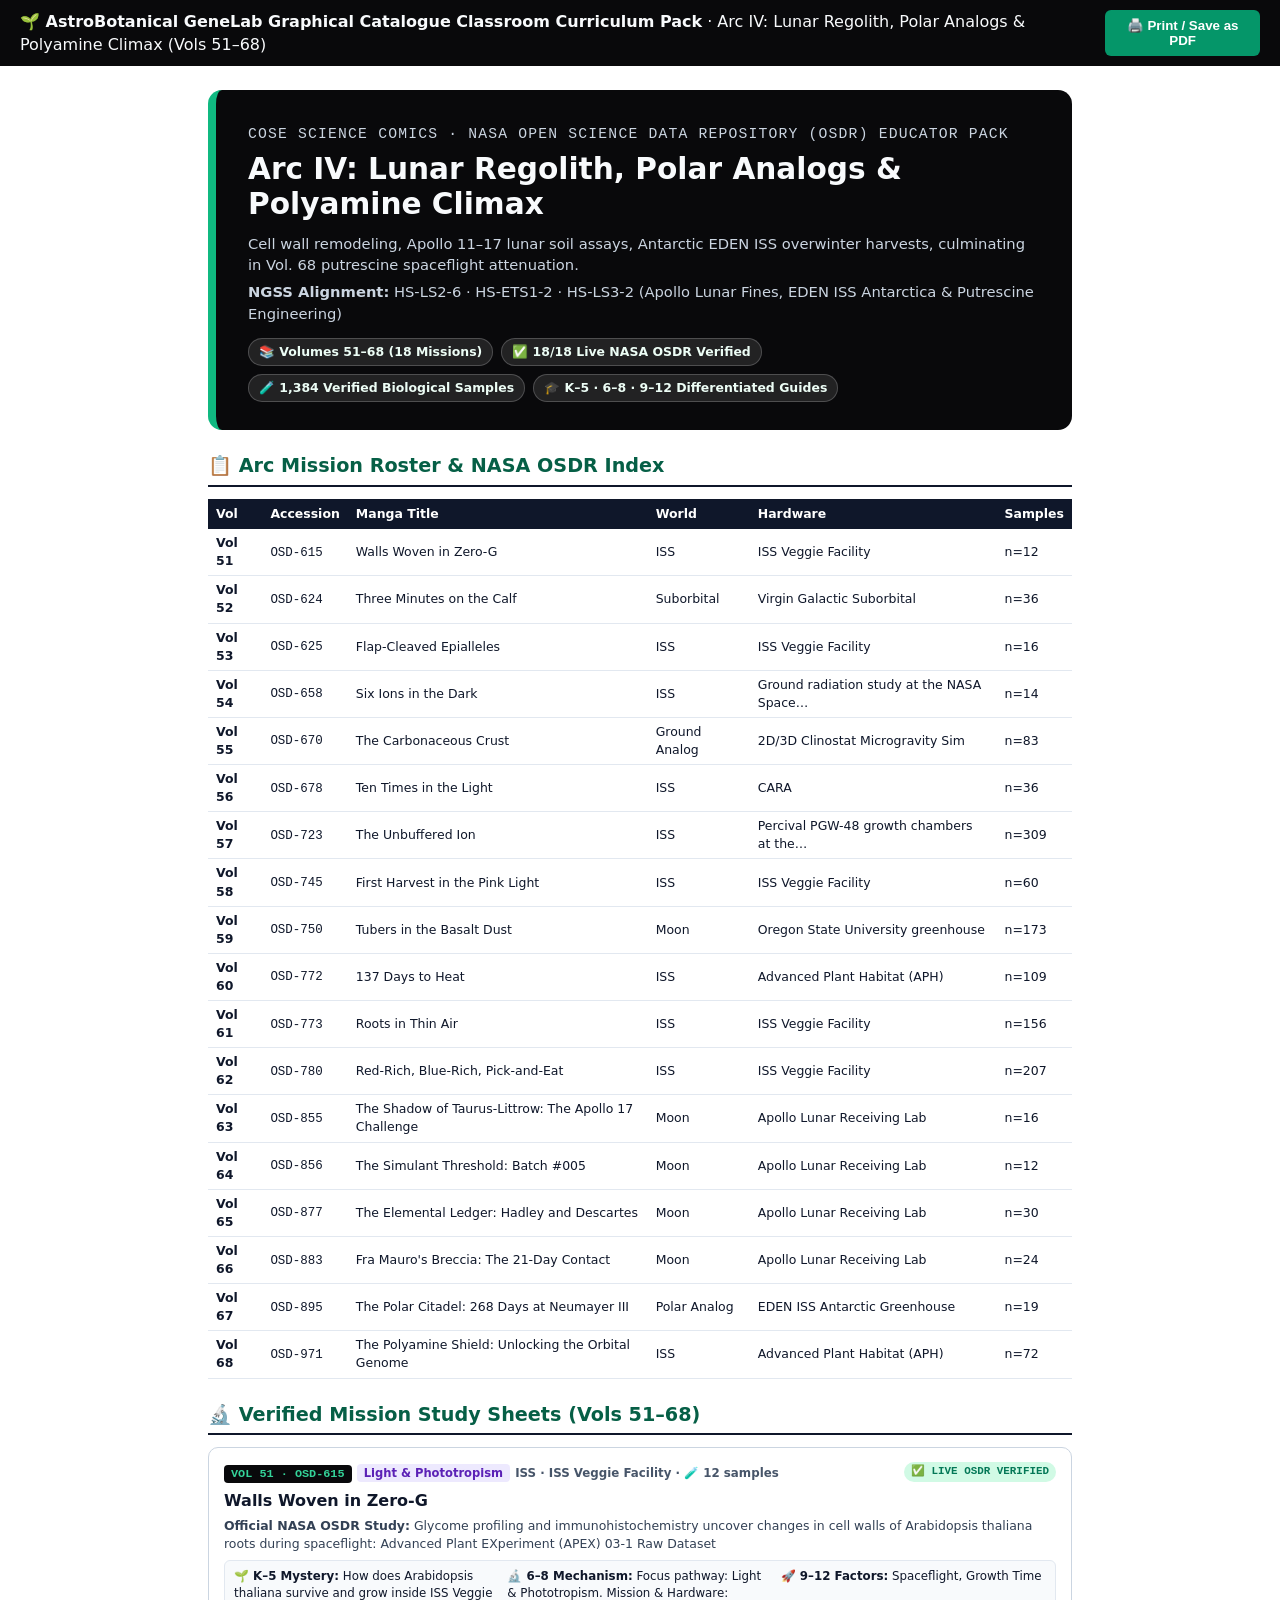
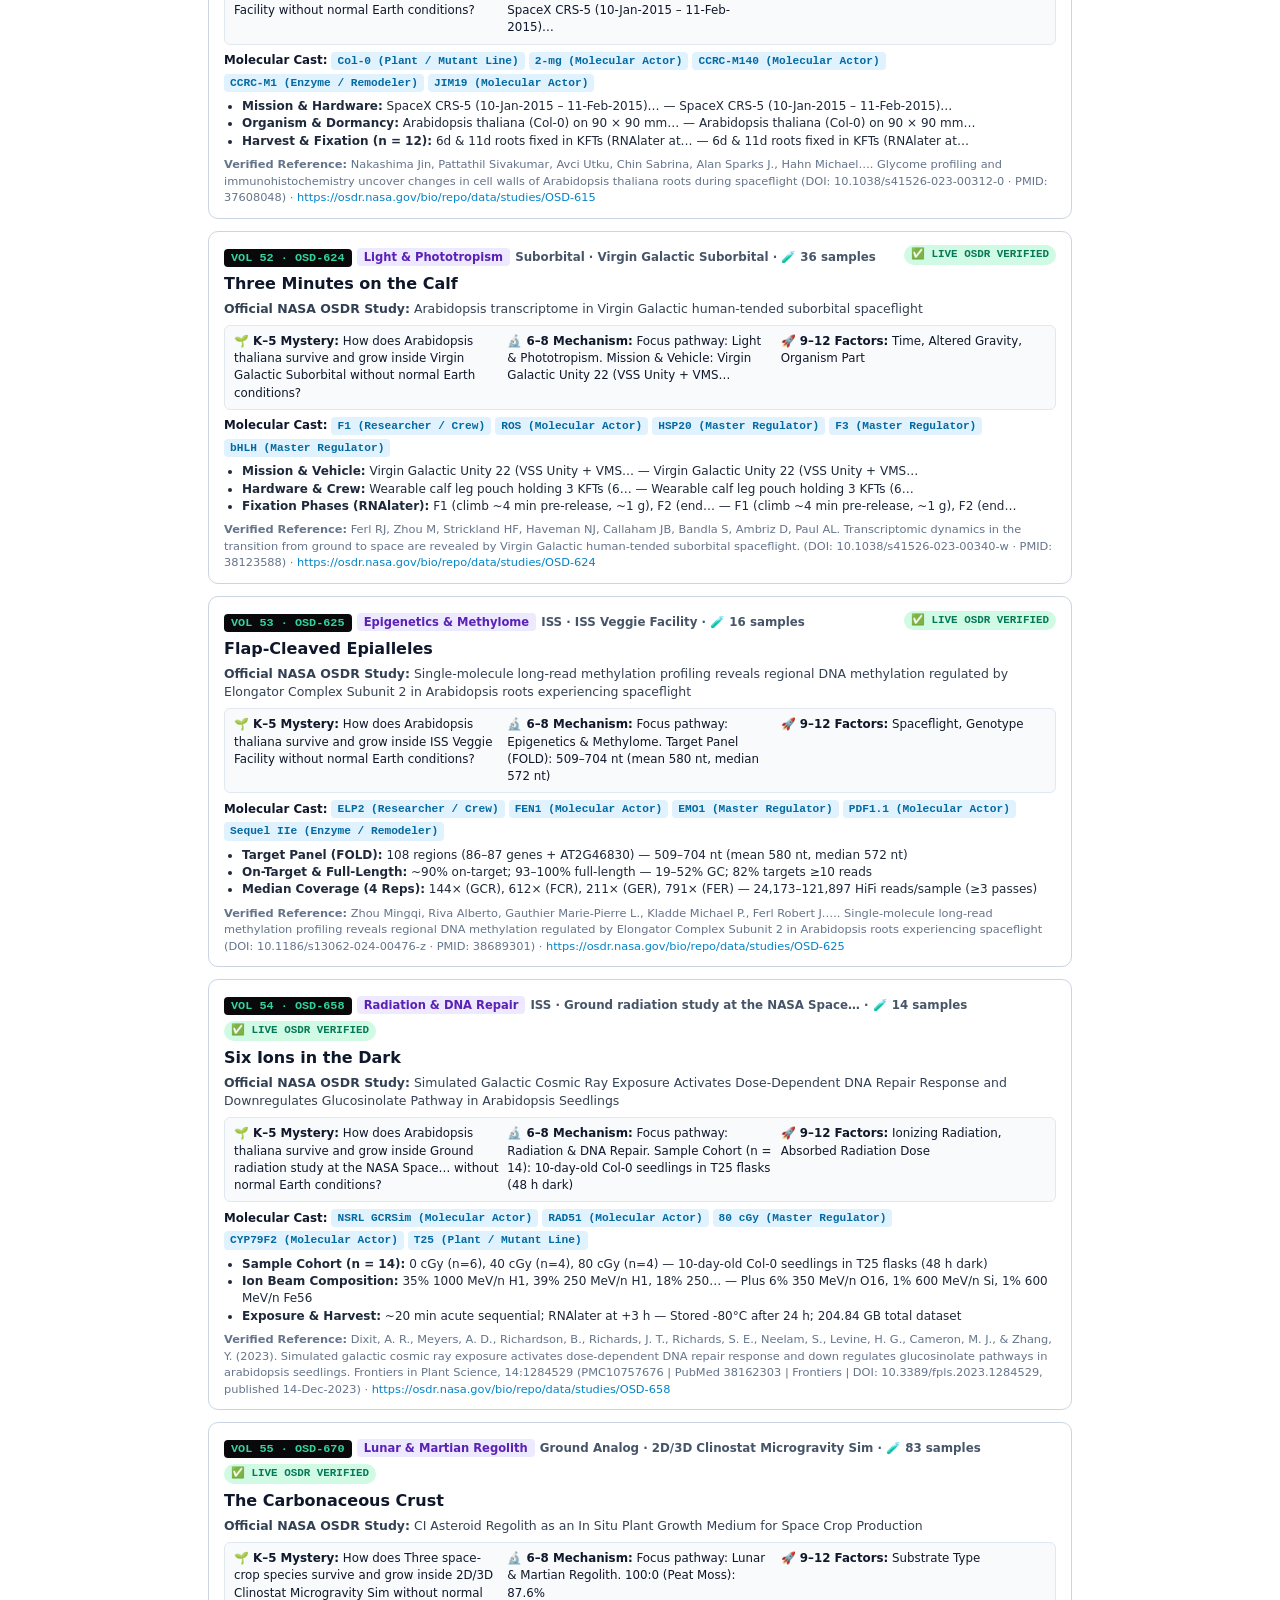
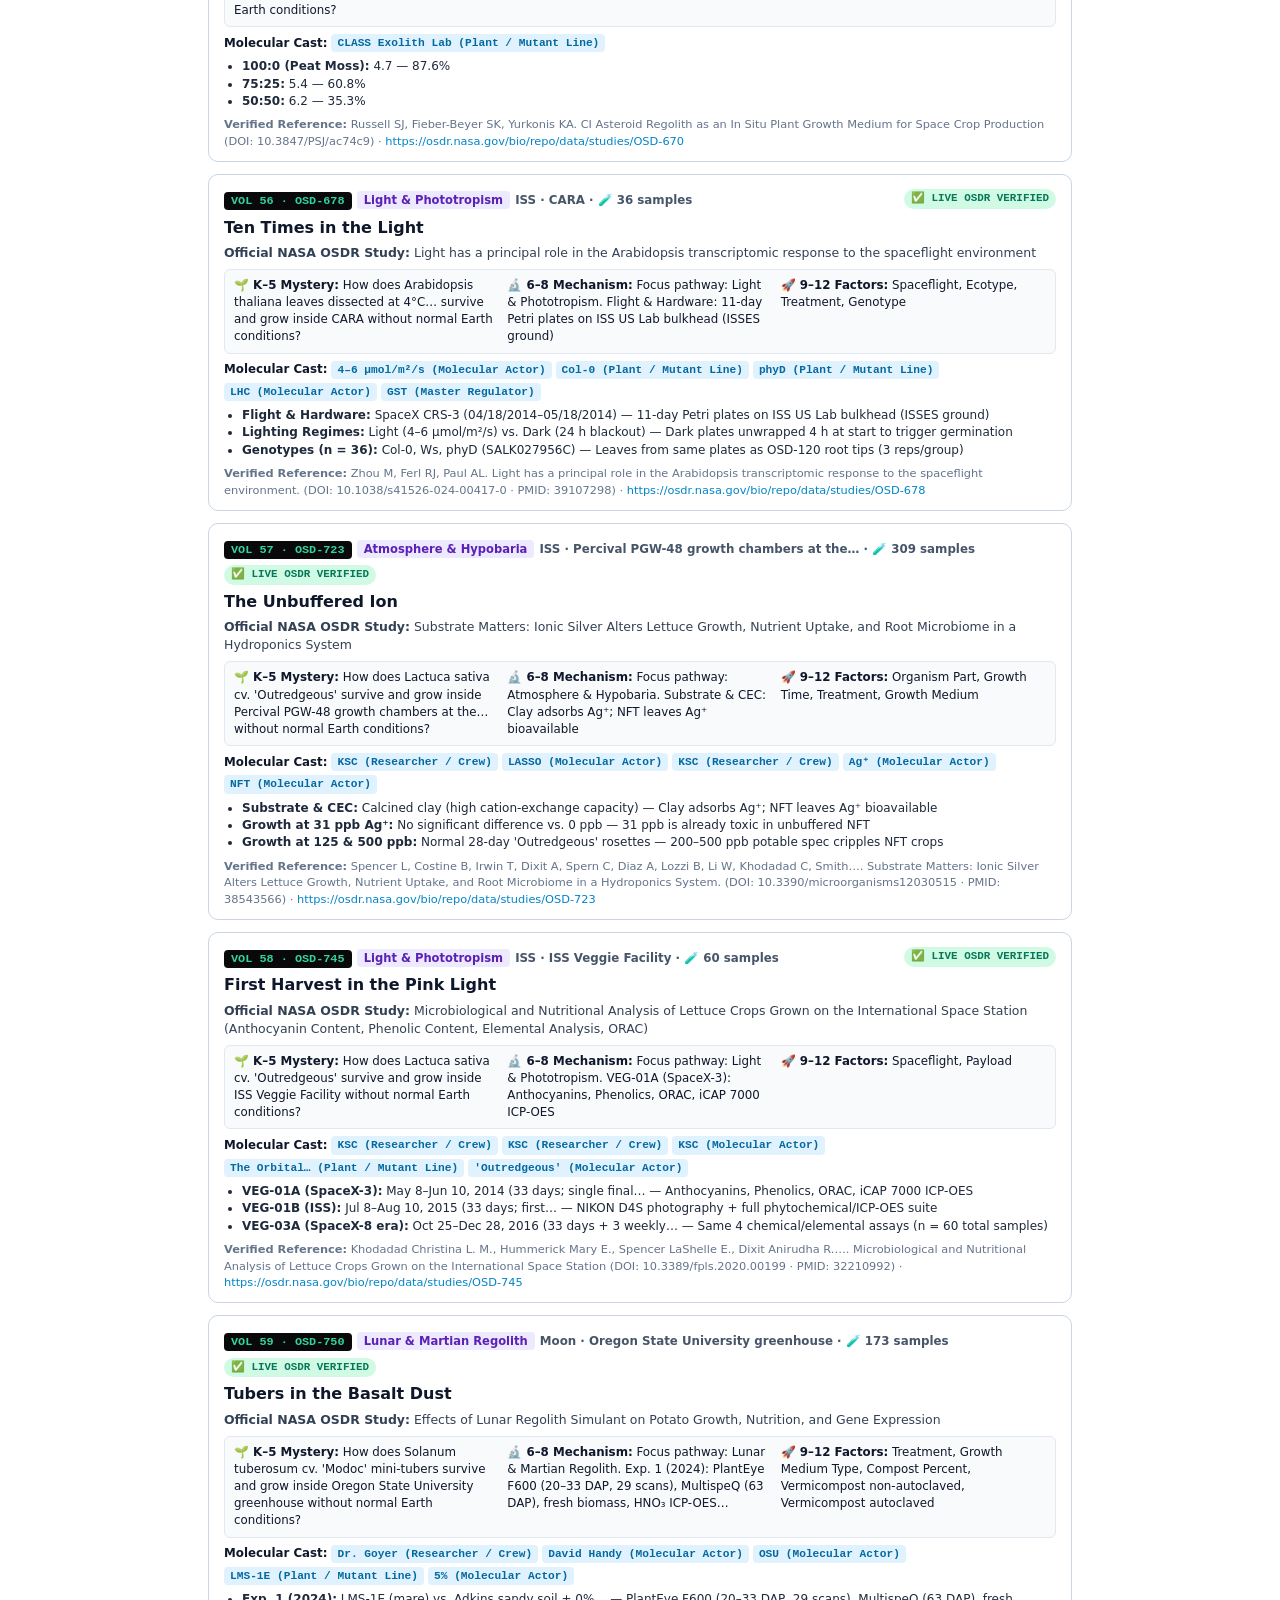
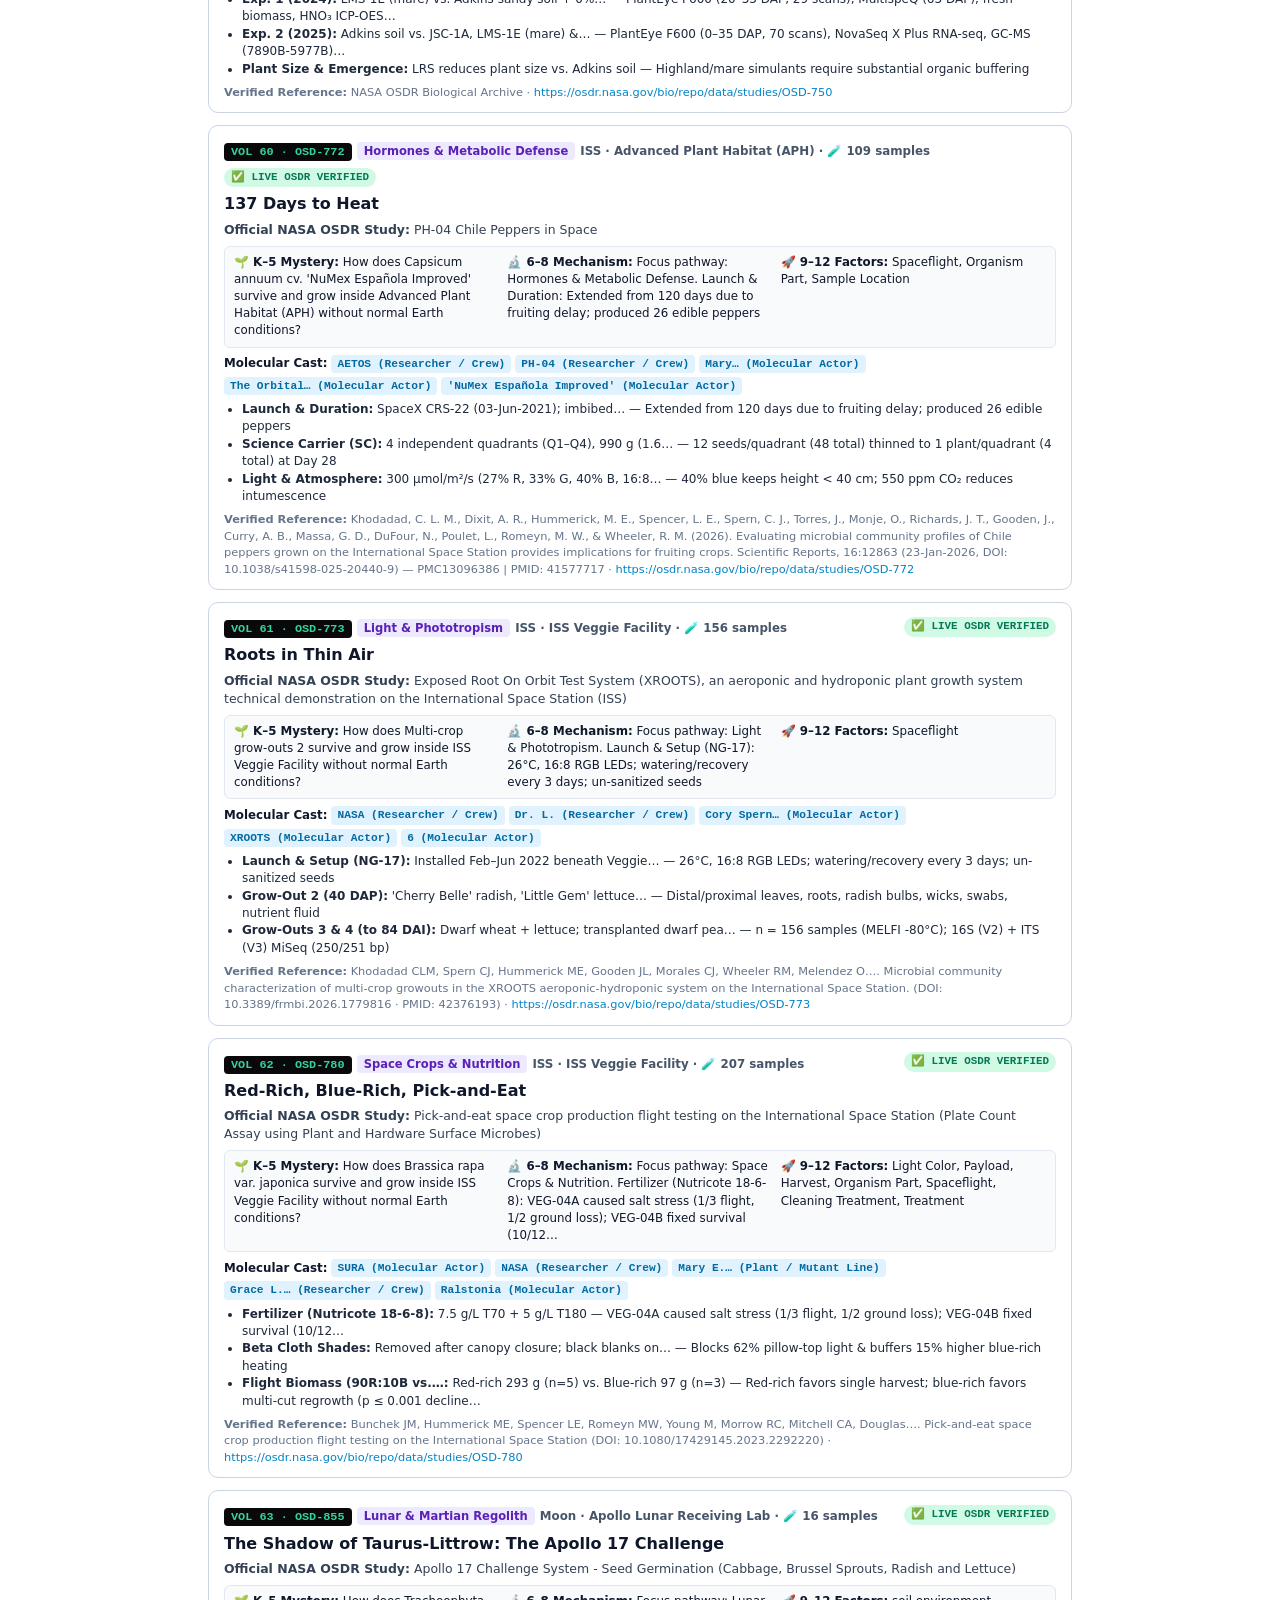
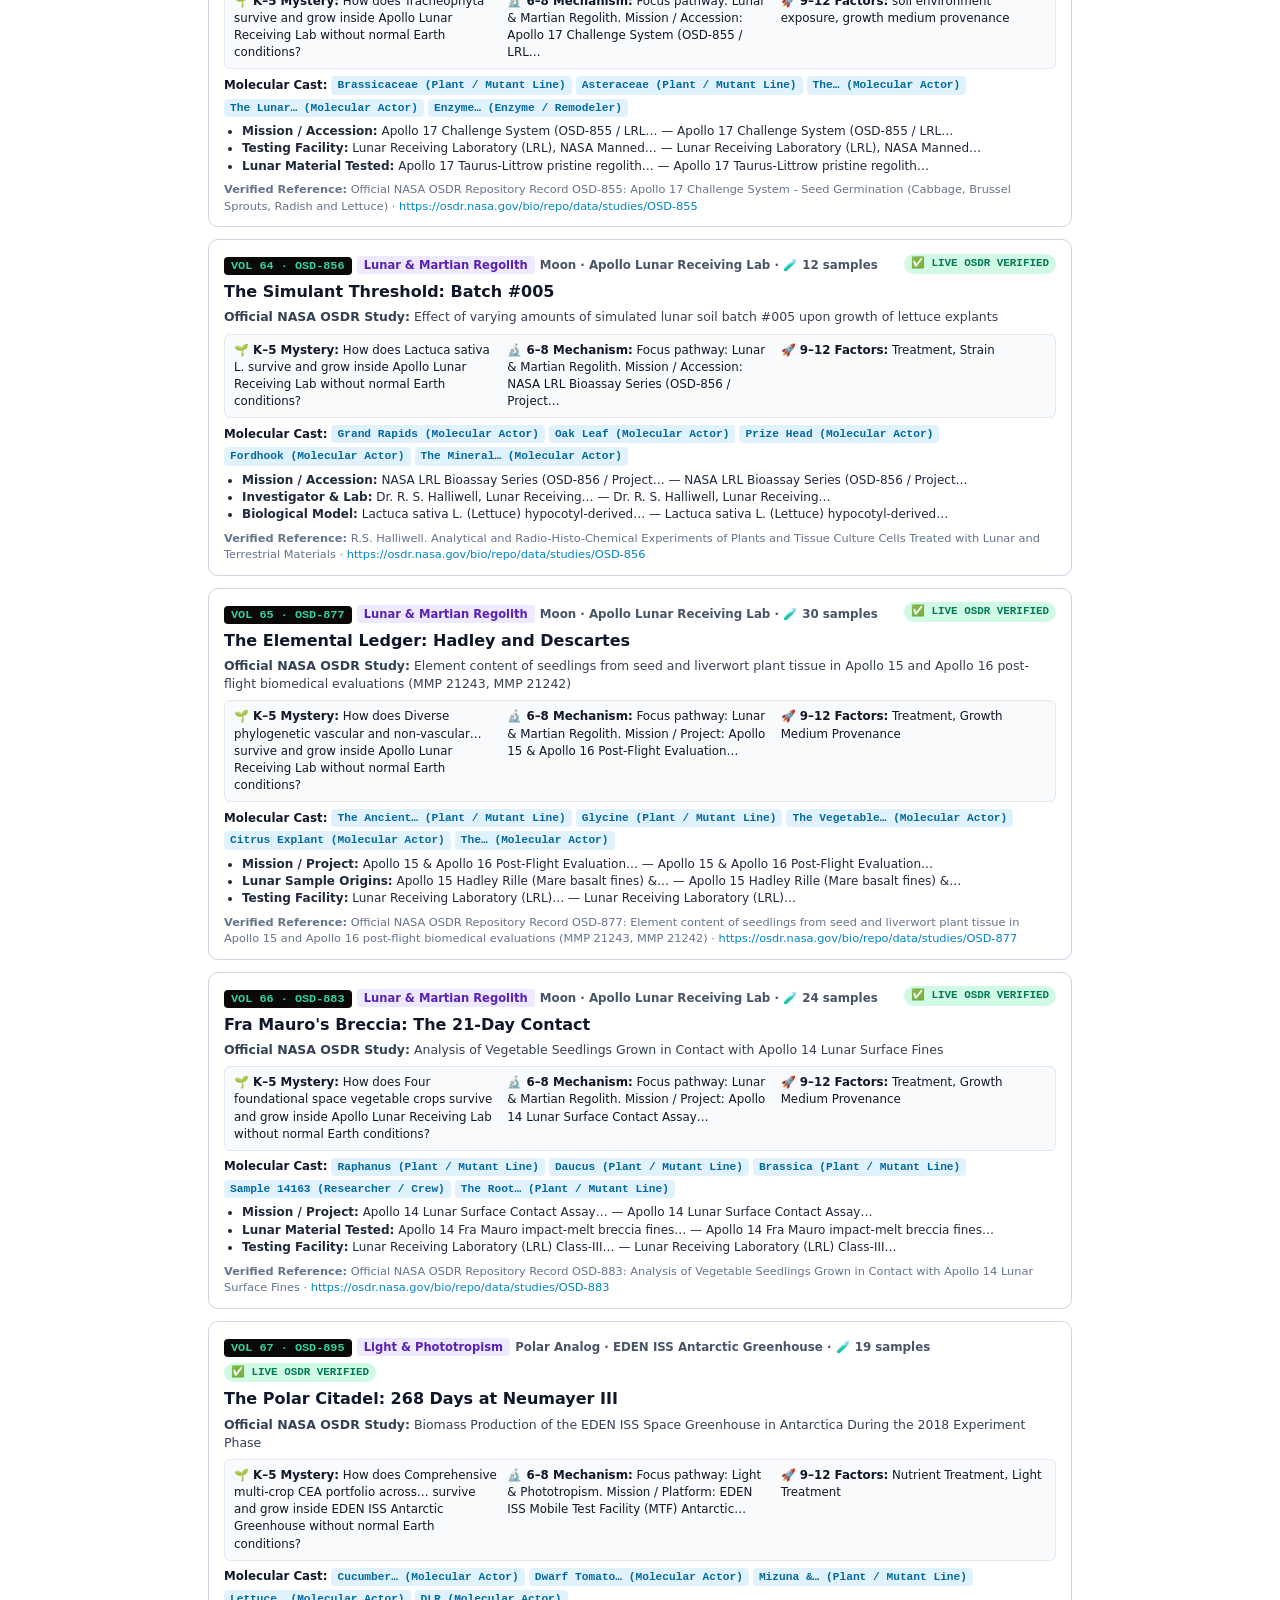
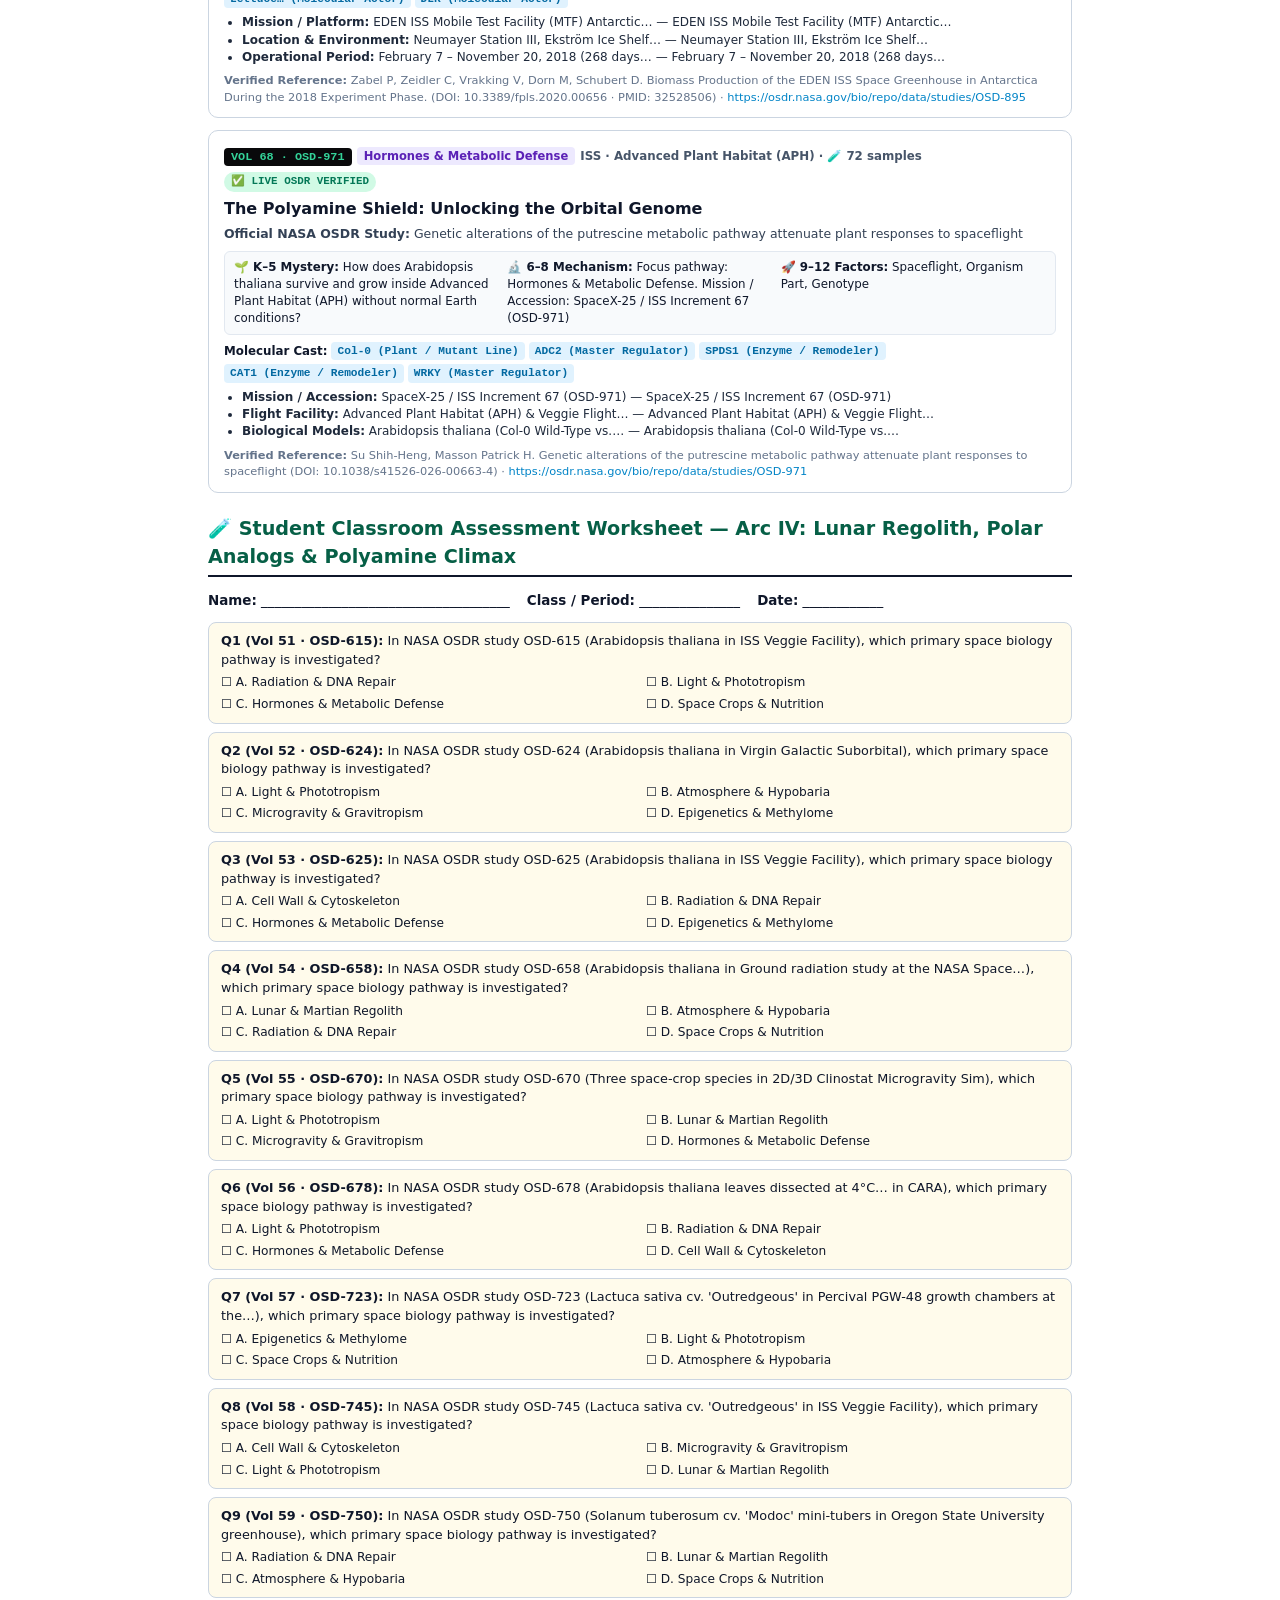
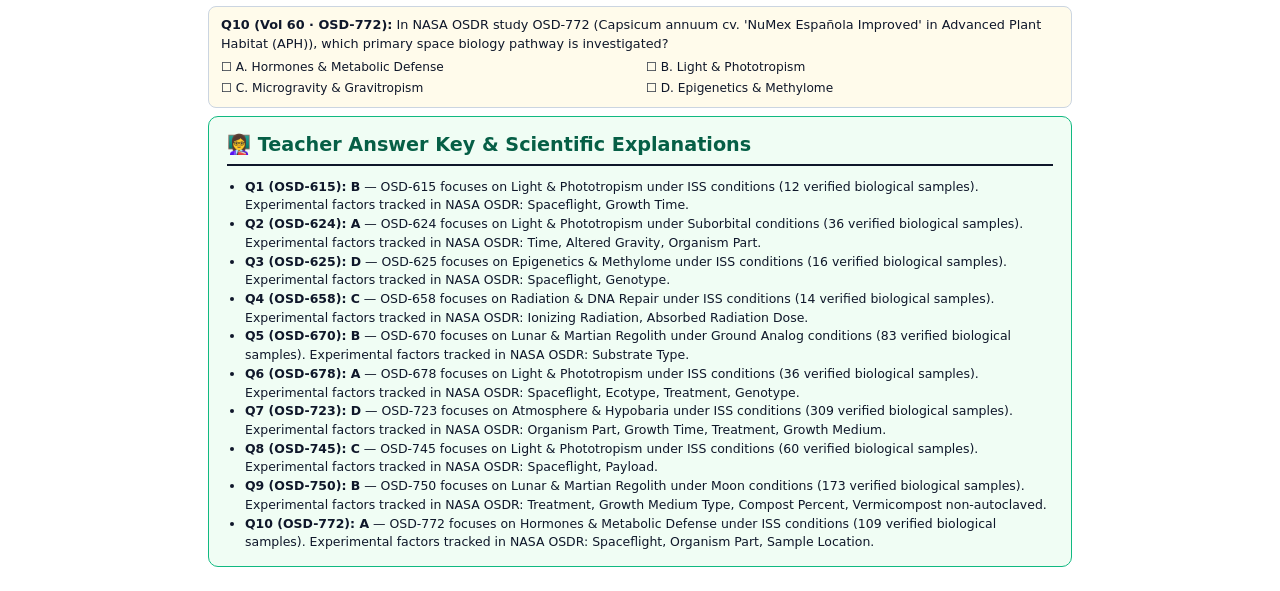
<file: docs/astro-botanica/classroom_packs/AstroBotanica_Arc4_Frontier_Vols51-68.html>
<!DOCTYPE html>
<html lang="en">
<head>
  <meta charset="utf-8">
  <title>AstroBotanical GeneLab Graphical Catalogue Classroom Pack — Arc IV: Lunar Regolith, Polar Analogs &amp; Polyamine Climax</title>
  <style>
    @page { size: letter portrait; margin: 0.5in; }
    * { box-sizing: border-box; }
    body { margin: 0; font-family: system-ui, -apple-system, 'Segoe UI', sans-serif; color: #0f172a; background: #ffffff; line-height: 1.45; }
    .toolbar { position: sticky; top: 0; z-index: 20; display: flex; justify-content: space-between; align-items: center; padding: 10px 20px; background: #09090b; color: #f8fafc; }
    .btn-print { background: #059669; color: #ffffff; border: none; padding: 8px 16px; border-radius: 6px; font-weight: 800; cursor: pointer; }
    .wrap { max-width: 920px; margin: 0 auto; padding: 24px 28px; }
    .cover { background: #09090b; color: #f8fafc; border-radius: 14px; padding: 28px 32px; margin-bottom: 22px; border-left: 8px solid #10b981; }
    .eyebrow { font-family: monospace; font-size: 0.78rem; color: #34d399; letter-spacing: 0.08em; text-transform: uppercase; margin: 0 0 6px; }
    .cover h1 { margin: 0 0 10px; font-size: 1.85rem; line-height: 1.2; }
    .cover p { margin: 6px 0; color: #cbd5e1; font-size: 0.92rem; }
    .stats-row { display: flex; flex-wrap: wrap; gap: 8px; margin-top: 14px; }
    .stat { background: rgba(255,255,255,0.1); border: 1px solid rgba(255,255,255,0.2); padding: 4px 10px; border-radius: 999px; font-size: 0.78rem; font-weight: 700; color: #ecfdf5; }
    h2 { font-size: 1.2rem; color: #065f46; border-bottom: 2px solid #0f172a; padding-bottom: 5px; margin: 22px 0 12px; }
    table { width: 100%; border-collapse: collapse; font-size: 0.78rem; margin-bottom: 18px; }
    th { background: #0f172a; color: #ffffff; padding: 6px 8px; text-align: left; }
    td { padding: 5px 8px; border-bottom: 1px solid #e2e8f0; }
    .vol-card { border: 1.5px solid #cbd5e1; border-radius: 10px; padding: 12px 15px; margin-bottom: 12px; break-inside: avoid; page-break-inside: avoid; background: #ffffff; }
    .vol-head { display: flex; flex-wrap: wrap; justify-content: space-between; align-items: center; gap: 6px; margin-bottom: 5px; }
    .vol-badge { background: #09090b; color: #34d399; font-family: monospace; font-size: 0.74rem; font-weight: 900; padding: 2px 7px; border-radius: 4px; }
    .vol-domain { background: #ede9fe; color: #5b21b6; font-size: 0.72rem; font-weight: 800; padding: 2px 7px; border-radius: 4px; }
    .vol-meta { font-size: 0.74rem; color: #475569; font-weight: 600; }
    .verified-tag { font-family: monospace; font-size: 0.68rem; font-weight: 900; color: #047857; background: #d1fae5; padding: 2px 7px; border-radius: 999px; }
    .vol-card h3 { margin: 3px 0 5px; font-size: 1rem; color: #0f172a; }
    .official-line { margin: 0 0 7px; font-size: 0.78rem; color: #334155; }
    .edu-trio { display: grid; grid-template-columns: repeat(3, 1fr); gap: 8px; background: #f8fafc; border: 1px solid #e2e8f0; border-radius: 6px; padding: 7px 9px; font-size: 0.74rem; margin-bottom: 7px; }
    .cast-row { font-size: 0.74rem; margin-bottom: 6px; display: flex; flex-wrap: wrap; gap: 4px; align-items: center; }
    .chip { background: #e0f2fe; color: #0369a1; padding: 1px 6px; border-radius: 4px; font-weight: 700; font-family: monospace; font-size: 0.7rem; }
    .findings-list { margin: 4px 0 6px; padding-left: 18px; font-size: 0.75rem; color: #1e293b; }
    .citation-line { margin: 0; font-size: 0.71rem; color: #64748b; }
    .citation-line a { color: #0284c7; text-decoration: none; }
    .quiz-section { page-break-before: always; break-before: page; }
    .quiz-item { border: 1px solid #cbd5e1; border-radius: 8px; padding: 9px 12px; margin-bottom: 8px; break-inside: avoid; font-size: 0.8rem; background: #fffbeb; }
    .quiz-item p { margin: 0 0 5px; }
    .quiz-opts { display: grid; grid-template-columns: 1fr 1fr; gap: 4px 12px; font-size: 0.76rem; }
    .answer-box { page-break-before: always; break-before: page; background: #f0fdf4; border: 1.5px solid #10b981; border-radius: 10px; padding: 14px 18px; }
    .answer-box ol, .answer-box ul { margin: 6px 0 0; padding-left: 18px; font-size: 0.78rem; line-height: 1.5; }
    @media print {
      .toolbar { display: none !important; }
      .wrap { padding: 0; max-width: none; }
    }
  </style>
</head>
<body>
  <div class="toolbar">
    <div><strong>🌱 AstroBotanical GeneLab Graphical Catalogue Classroom Curriculum Pack</strong> · Arc IV: Lunar Regolith, Polar Analogs &amp; Polyamine Climax (Vols 51–68)</div>
    <button class="btn-print" onclick="window.print()">🖨️ Print / Save as PDF</button>
  </div>
  <div class="wrap">
    <header class="cover">
      <p class="eyebrow">CoSE Science Comics · NASA Open Science Data Repository (OSDR) Educator Pack</p>
      <h1>Arc IV: Lunar Regolith, Polar Analogs &amp; Polyamine Climax</h1>
      <p>Cell wall remodeling, Apollo 11–17 lunar soil assays, Antarctic EDEN ISS overwinter harvests, culminating in Vol. 68 putrescine spaceflight attenuation.</p>
      <p><strong>NGSS Alignment:</strong> HS-LS2-6 · HS-ETS1-2 · HS-LS3-2 (Apollo Lunar Fines, EDEN ISS Antarctica &amp; Putrescine Engineering)</p>
      <div class="stats-row">
        <span class="stat">📚 Volumes 51–68 (18 Missions)</span>
        <span class="stat">✅ 18/18 Live NASA OSDR Verified</span>
        <span class="stat">🧪 1,384 Verified Biological Samples</span>
        <span class="stat">🎓 K–5 · 6–8 · 9–12 Differentiated Guides</span>
      </div>
    </header>

    <h2>📋 Arc Mission Roster &amp; NASA OSDR Index</h2>
    <table>
      <thead><tr><th>Vol</th><th>Accession</th><th>Manga Title</th><th>World</th><th>Hardware</th><th>Samples</th></tr></thead>
      <tbody><tr><td><strong>Vol 51</strong></td><td><code>OSD-615</code></td><td>Walls Woven in Zero-G</td><td>ISS</td><td>ISS Veggie Facility</td><td>n=12</td></tr><tr><td><strong>Vol 52</strong></td><td><code>OSD-624</code></td><td>Three Minutes on the Calf</td><td>Suborbital</td><td>Virgin Galactic Suborbital</td><td>n=36</td></tr><tr><td><strong>Vol 53</strong></td><td><code>OSD-625</code></td><td>Flap-Cleaved Epialleles</td><td>ISS</td><td>ISS Veggie Facility</td><td>n=16</td></tr><tr><td><strong>Vol 54</strong></td><td><code>OSD-658</code></td><td>Six Ions in the Dark</td><td>ISS</td><td>Ground radiation study at the NASA Space…</td><td>n=14</td></tr><tr><td><strong>Vol 55</strong></td><td><code>OSD-670</code></td><td>The Carbonaceous Crust</td><td>Ground Analog</td><td>2D/3D Clinostat Microgravity Sim</td><td>n=83</td></tr><tr><td><strong>Vol 56</strong></td><td><code>OSD-678</code></td><td>Ten Times in the Light</td><td>ISS</td><td>CARA</td><td>n=36</td></tr><tr><td><strong>Vol 57</strong></td><td><code>OSD-723</code></td><td>The Unbuffered Ion</td><td>ISS</td><td>Percival PGW-48 growth chambers at the…</td><td>n=309</td></tr><tr><td><strong>Vol 58</strong></td><td><code>OSD-745</code></td><td>First Harvest in the Pink Light</td><td>ISS</td><td>ISS Veggie Facility</td><td>n=60</td></tr><tr><td><strong>Vol 59</strong></td><td><code>OSD-750</code></td><td>Tubers in the Basalt Dust</td><td>Moon</td><td>Oregon State University greenhouse</td><td>n=173</td></tr><tr><td><strong>Vol 60</strong></td><td><code>OSD-772</code></td><td>137 Days to Heat</td><td>ISS</td><td>Advanced Plant Habitat (APH)</td><td>n=109</td></tr><tr><td><strong>Vol 61</strong></td><td><code>OSD-773</code></td><td>Roots in Thin Air</td><td>ISS</td><td>ISS Veggie Facility</td><td>n=156</td></tr><tr><td><strong>Vol 62</strong></td><td><code>OSD-780</code></td><td>Red-Rich, Blue-Rich, Pick-and-Eat</td><td>ISS</td><td>ISS Veggie Facility</td><td>n=207</td></tr><tr><td><strong>Vol 63</strong></td><td><code>OSD-855</code></td><td>The Shadow of Taurus-Littrow: The Apollo 17 Challenge</td><td>Moon</td><td>Apollo Lunar Receiving Lab</td><td>n=16</td></tr><tr><td><strong>Vol 64</strong></td><td><code>OSD-856</code></td><td>The Simulant Threshold: Batch #005</td><td>Moon</td><td>Apollo Lunar Receiving Lab</td><td>n=12</td></tr><tr><td><strong>Vol 65</strong></td><td><code>OSD-877</code></td><td>The Elemental Ledger: Hadley and Descartes</td><td>Moon</td><td>Apollo Lunar Receiving Lab</td><td>n=30</td></tr><tr><td><strong>Vol 66</strong></td><td><code>OSD-883</code></td><td>Fra Mauro&#x27;s Breccia: The 21-Day Contact</td><td>Moon</td><td>Apollo Lunar Receiving Lab</td><td>n=24</td></tr><tr><td><strong>Vol 67</strong></td><td><code>OSD-895</code></td><td>The Polar Citadel: 268 Days at Neumayer III</td><td>Polar Analog</td><td>EDEN ISS Antarctic Greenhouse</td><td>n=19</td></tr><tr><td><strong>Vol 68</strong></td><td><code>OSD-971</code></td><td>The Polyamine Shield: Unlocking the Orbital Genome</td><td>ISS</td><td>Advanced Plant Habitat (APH)</td><td>n=72</td></tr></tbody>
    </table>

    <h2>🔬 Verified Mission Study Sheets (Vols 51–68)</h2>
    
        <article class="vol-card">
          <div class="vol-head">
            <div>
              <span class="vol-badge">VOL 51 · OSD-615</span>
              <span class="vol-domain">Light &amp; Phototropism</span>
              <span class="vol-meta">ISS · ISS Veggie Facility · 🧪 12 samples</span>
            </div>
            <span class="verified-tag">✅ LIVE OSDR VERIFIED</span>
          </div>
          <h3>Walls Woven in Zero-G</h3>
          <p class="official-line"><strong>Official NASA OSDR Study:</strong> Glycome profiling and immunohistochemistry uncover changes in cell walls of Arabidopsis thaliana roots during spaceflight: Advanced Plant EXperiment (APEX) 03-1 Raw Dataset</p>
          <div class="edu-trio">
            <div><strong>🌱 K–5 Mystery:</strong> How does Arabidopsis thaliana survive and grow inside ISS Veggie Facility without normal Earth conditions?</div>
            <div><strong>🔬 6–8 Mechanism:</strong> Focus pathway: Light &amp; Phototropism. Mission &amp; Hardware: SpaceX CRS-5 (10-Jan-2015 – 11-Feb-2015)…</div>
            <div><strong>🚀 9–12 Factors:</strong> Spaceflight, Growth Time</div>
          </div>
          <div class='cast-row'><strong>Molecular Cast:</strong> <span class='chip'>Col-0 (Plant / Mutant Line)</span> <span class='chip'>2-mg (Molecular Actor)</span> <span class='chip'>CCRC-M140 (Molecular Actor)</span> <span class='chip'>CCRC-M1 (Enzyme / Remodeler)</span> <span class='chip'>JIM19 (Molecular Actor)</span></div>
          <ul class='findings-list'><li><strong>Mission &amp; Hardware:</strong> SpaceX CRS-5 (10-Jan-2015 – 11-Feb-2015)… — SpaceX CRS-5 (10-Jan-2015 – 11-Feb-2015)…</li><li><strong>Organism &amp; Dormancy:</strong> Arabidopsis thaliana (Col-0) on 90 × 90 mm… — Arabidopsis thaliana (Col-0) on 90 × 90 mm…</li><li><strong>Harvest &amp; Fixation (n = 12):</strong> 6d &amp; 11d roots fixed in KFTs (RNAlater at… — 6d &amp; 11d roots fixed in KFTs (RNAlater at…</li></ul>
          <p class="citation-line"><strong>Verified Reference:</strong> Nakashima Jin, Pattathil Sivakumar, Avci Utku, Chin Sabrina, Alan Sparks J., Hahn Michael…. Glycome profiling and immunohistochemistry uncover changes in cell walls of Arabidopsis thaliana roots during spaceflight (DOI: 10.1038/s41526-023-00312-0 · PMID: 37608048) · <a href="https://osdr.nasa.gov/bio/repo/data/studies/OSD-615">https://osdr.nasa.gov/bio/repo/data/studies/OSD-615</a></p>
        </article>
        
        <article class="vol-card">
          <div class="vol-head">
            <div>
              <span class="vol-badge">VOL 52 · OSD-624</span>
              <span class="vol-domain">Light &amp; Phototropism</span>
              <span class="vol-meta">Suborbital · Virgin Galactic Suborbital · 🧪 36 samples</span>
            </div>
            <span class="verified-tag">✅ LIVE OSDR VERIFIED</span>
          </div>
          <h3>Three Minutes on the Calf</h3>
          <p class="official-line"><strong>Official NASA OSDR Study:</strong> Arabidopsis transcriptome in Virgin Galactic human-tended suborbital spaceflight</p>
          <div class="edu-trio">
            <div><strong>🌱 K–5 Mystery:</strong> How does Arabidopsis thaliana survive and grow inside Virgin Galactic Suborbital without normal Earth conditions?</div>
            <div><strong>🔬 6–8 Mechanism:</strong> Focus pathway: Light &amp; Phototropism. Mission &amp; Vehicle: Virgin Galactic Unity 22 (VSS Unity + VMS…</div>
            <div><strong>🚀 9–12 Factors:</strong> Time, Altered Gravity, Organism Part</div>
          </div>
          <div class='cast-row'><strong>Molecular Cast:</strong> <span class='chip'>F1 (Researcher / Crew)</span> <span class='chip'>ROS (Molecular Actor)</span> <span class='chip'>HSP20 (Master Regulator)</span> <span class='chip'>F3 (Master Regulator)</span> <span class='chip'>bHLH (Master Regulator)</span></div>
          <ul class='findings-list'><li><strong>Mission &amp; Vehicle:</strong> Virgin Galactic Unity 22 (VSS Unity + VMS… — Virgin Galactic Unity 22 (VSS Unity + VMS…</li><li><strong>Hardware &amp; Crew:</strong> Wearable calf leg pouch holding 3 KFTs (6… — Wearable calf leg pouch holding 3 KFTs (6…</li><li><strong>Fixation Phases (RNAlater):</strong> F1 (climb ~4 min pre-release, ~1 g), F2 (end… — F1 (climb ~4 min pre-release, ~1 g), F2 (end…</li></ul>
          <p class="citation-line"><strong>Verified Reference:</strong> Ferl RJ, Zhou M, Strickland HF, Haveman NJ, Callaham JB, Bandla S, Ambriz D, Paul AL. Transcriptomic dynamics in the transition from ground to space are revealed by Virgin Galactic human-tended suborbital spaceflight. (DOI: 10.1038/s41526-023-00340-w · PMID: 38123588) · <a href="https://osdr.nasa.gov/bio/repo/data/studies/OSD-624">https://osdr.nasa.gov/bio/repo/data/studies/OSD-624</a></p>
        </article>
        
        <article class="vol-card">
          <div class="vol-head">
            <div>
              <span class="vol-badge">VOL 53 · OSD-625</span>
              <span class="vol-domain">Epigenetics &amp; Methylome</span>
              <span class="vol-meta">ISS · ISS Veggie Facility · 🧪 16 samples</span>
            </div>
            <span class="verified-tag">✅ LIVE OSDR VERIFIED</span>
          </div>
          <h3>Flap-Cleaved Epialleles</h3>
          <p class="official-line"><strong>Official NASA OSDR Study:</strong> Single-molecule long-read methylation profiling reveals regional DNA methylation regulated by Elongator Complex Subunit 2 in Arabidopsis roots experiencing spaceflight</p>
          <div class="edu-trio">
            <div><strong>🌱 K–5 Mystery:</strong> How does Arabidopsis thaliana survive and grow inside ISS Veggie Facility without normal Earth conditions?</div>
            <div><strong>🔬 6–8 Mechanism:</strong> Focus pathway: Epigenetics &amp; Methylome. Target Panel (FOLD): 509–704 nt (mean 580 nt, median 572 nt)</div>
            <div><strong>🚀 9–12 Factors:</strong> Spaceflight, Genotype</div>
          </div>
          <div class='cast-row'><strong>Molecular Cast:</strong> <span class='chip'>ELP2 (Researcher / Crew)</span> <span class='chip'>FEN1 (Molecular Actor)</span> <span class='chip'>EMO1 (Master Regulator)</span> <span class='chip'>PDF1.1 (Molecular Actor)</span> <span class='chip'>Sequel IIe (Enzyme / Remodeler)</span></div>
          <ul class='findings-list'><li><strong>Target Panel (FOLD):</strong> 108 regions (86–87 genes + AT2G46830) — 509–704 nt (mean 580 nt, median 572 nt)</li><li><strong>On-Target &amp; Full-Length:</strong> ~90% on-target; 93–100% full-length — 19–52% GC; 82% targets ≥10 reads</li><li><strong>Median Coverage (4 Reps):</strong> 144× (GCR), 612× (FCR), 211× (GER), 791× (FER) — 24,173–121,897 HiFi reads/sample (≥3 passes)</li></ul>
          <p class="citation-line"><strong>Verified Reference:</strong> Zhou Mingqi, Riva Alberto, Gauthier Marie-Pierre L., Kladde Michael P., Ferl Robert J.…. Single-molecule long-read methylation profiling reveals regional DNA methylation regulated by Elongator Complex Subunit 2 in Arabidopsis roots experiencing spaceflight (DOI: 10.1186/s13062-024-00476-z · PMID: 38689301) · <a href="https://osdr.nasa.gov/bio/repo/data/studies/OSD-625">https://osdr.nasa.gov/bio/repo/data/studies/OSD-625</a></p>
        </article>
        
        <article class="vol-card">
          <div class="vol-head">
            <div>
              <span class="vol-badge">VOL 54 · OSD-658</span>
              <span class="vol-domain">Radiation &amp; DNA Repair</span>
              <span class="vol-meta">ISS · Ground radiation study at the NASA Space… · 🧪 14 samples</span>
            </div>
            <span class="verified-tag">✅ LIVE OSDR VERIFIED</span>
          </div>
          <h3>Six Ions in the Dark</h3>
          <p class="official-line"><strong>Official NASA OSDR Study:</strong> Simulated Galactic Cosmic Ray Exposure Activates Dose-Dependent DNA Repair Response and Downregulates Glucosinolate Pathway in Arabidopsis Seedlings</p>
          <div class="edu-trio">
            <div><strong>🌱 K–5 Mystery:</strong> How does Arabidopsis thaliana survive and grow inside Ground radiation study at the NASA Space… without normal Earth conditions?</div>
            <div><strong>🔬 6–8 Mechanism:</strong> Focus pathway: Radiation &amp; DNA Repair. Sample Cohort (n = 14): 10-day-old Col-0 seedlings in T25 flasks (48 h dark)</div>
            <div><strong>🚀 9–12 Factors:</strong> Ionizing Radiation, Absorbed Radiation Dose</div>
          </div>
          <div class='cast-row'><strong>Molecular Cast:</strong> <span class='chip'>NSRL GCRSim (Molecular Actor)</span> <span class='chip'>RAD51 (Molecular Actor)</span> <span class='chip'>80 cGy (Master Regulator)</span> <span class='chip'>CYP79F2 (Molecular Actor)</span> <span class='chip'>T25 (Plant / Mutant Line)</span></div>
          <ul class='findings-list'><li><strong>Sample Cohort (n = 14):</strong> 0 cGy (n=6), 40 cGy (n=4), 80 cGy (n=4) — 10-day-old Col-0 seedlings in T25 flasks (48 h dark)</li><li><strong>Ion Beam Composition:</strong> 35% 1000 MeV/n H1, 39% 250 MeV/n H1, 18% 250… — Plus 6% 350 MeV/n O16, 1% 600 MeV/n Si, 1% 600 MeV/n Fe56</li><li><strong>Exposure &amp; Harvest:</strong> ~20 min acute sequential; RNAlater at +3 h — Stored -80°C after 24 h; 204.84 GB total dataset</li></ul>
          <p class="citation-line"><strong>Verified Reference:</strong> Dixit, A. R., Meyers, A. D., Richardson, B., Richards, J. T., Richards, S. E., Neelam, S., Levine, H. G., Cameron, M. J., &amp; Zhang, Y. (2023). Simulated galactic cosmic ray exposure activates dose-dependent DNA repair response and down regulates glucosinolate pathways in arabidopsis seedlings. Frontiers in Plant Science, 14:1284529 (PMC10757676 | PubMed 38162303 | Frontiers | DOI: 10.3389/fpls.2023.1284529, published 14-Dec-2023) · <a href="https://osdr.nasa.gov/bio/repo/data/studies/OSD-658">https://osdr.nasa.gov/bio/repo/data/studies/OSD-658</a></p>
        </article>
        
        <article class="vol-card">
          <div class="vol-head">
            <div>
              <span class="vol-badge">VOL 55 · OSD-670</span>
              <span class="vol-domain">Lunar &amp; Martian Regolith</span>
              <span class="vol-meta">Ground Analog · 2D/3D Clinostat Microgravity Sim · 🧪 83 samples</span>
            </div>
            <span class="verified-tag">✅ LIVE OSDR VERIFIED</span>
          </div>
          <h3>The Carbonaceous Crust</h3>
          <p class="official-line"><strong>Official NASA OSDR Study:</strong> CI Asteroid Regolith as an In Situ Plant Growth Medium for Space Crop Production</p>
          <div class="edu-trio">
            <div><strong>🌱 K–5 Mystery:</strong> How does Three space-crop species survive and grow inside 2D/3D Clinostat Microgravity Sim without normal Earth conditions?</div>
            <div><strong>🔬 6–8 Mechanism:</strong> Focus pathway: Lunar &amp; Martian Regolith. 100:0 (Peat Moss): 87.6%</div>
            <div><strong>🚀 9–12 Factors:</strong> Substrate Type</div>
          </div>
          <div class='cast-row'><strong>Molecular Cast:</strong> <span class='chip'>CLASS Exolith Lab (Plant / Mutant Line)</span></div>
          <ul class='findings-list'><li><strong>100:0 (Peat Moss):</strong> 4.7 — 87.6%</li><li><strong>75:25:</strong> 5.4 — 60.8%</li><li><strong>50:50:</strong> 6.2 — 35.3%</li></ul>
          <p class="citation-line"><strong>Verified Reference:</strong> Russell SJ, Fieber-Beyer SK, Yurkonis KA. CI Asteroid Regolith as an In Situ Plant Growth Medium for Space Crop Production (DOI: 10.3847/PSJ/ac74c9) · <a href="https://osdr.nasa.gov/bio/repo/data/studies/OSD-670">https://osdr.nasa.gov/bio/repo/data/studies/OSD-670</a></p>
        </article>
        
        <article class="vol-card">
          <div class="vol-head">
            <div>
              <span class="vol-badge">VOL 56 · OSD-678</span>
              <span class="vol-domain">Light &amp; Phototropism</span>
              <span class="vol-meta">ISS · CARA · 🧪 36 samples</span>
            </div>
            <span class="verified-tag">✅ LIVE OSDR VERIFIED</span>
          </div>
          <h3>Ten Times in the Light</h3>
          <p class="official-line"><strong>Official NASA OSDR Study:</strong> Light has a principal role in the Arabidopsis transcriptomic response to the spaceflight environment</p>
          <div class="edu-trio">
            <div><strong>🌱 K–5 Mystery:</strong> How does Arabidopsis thaliana leaves dissected at 4°C… survive and grow inside CARA without normal Earth conditions?</div>
            <div><strong>🔬 6–8 Mechanism:</strong> Focus pathway: Light &amp; Phototropism. Flight &amp; Hardware: 11-day Petri plates on ISS US Lab bulkhead (ISSES ground)</div>
            <div><strong>🚀 9–12 Factors:</strong> Spaceflight, Ecotype, Treatment, Genotype</div>
          </div>
          <div class='cast-row'><strong>Molecular Cast:</strong> <span class='chip'>4–6 µmol/m²/s (Molecular Actor)</span> <span class='chip'>Col-0 (Plant / Mutant Line)</span> <span class='chip'>phyD (Plant / Mutant Line)</span> <span class='chip'>LHC (Molecular Actor)</span> <span class='chip'>GST (Master Regulator)</span></div>
          <ul class='findings-list'><li><strong>Flight &amp; Hardware:</strong> SpaceX CRS-3 (04/18/2014–05/18/2014) — 11-day Petri plates on ISS US Lab bulkhead (ISSES ground)</li><li><strong>Lighting Regimes:</strong> Light (4–6 µmol/m²/s) vs. Dark (24 h blackout) — Dark plates unwrapped 4 h at start to trigger germination</li><li><strong>Genotypes (n = 36):</strong> Col-0, Ws, phyD (SALK027956C) — Leaves from same plates as OSD-120 root tips (3 reps/group)</li></ul>
          <p class="citation-line"><strong>Verified Reference:</strong> Zhou M, Ferl RJ, Paul AL. Light has a principal role in the Arabidopsis transcriptomic response to the spaceflight environment. (DOI: 10.1038/s41526-024-00417-0 · PMID: 39107298) · <a href="https://osdr.nasa.gov/bio/repo/data/studies/OSD-678">https://osdr.nasa.gov/bio/repo/data/studies/OSD-678</a></p>
        </article>
        
        <article class="vol-card">
          <div class="vol-head">
            <div>
              <span class="vol-badge">VOL 57 · OSD-723</span>
              <span class="vol-domain">Atmosphere &amp; Hypobaria</span>
              <span class="vol-meta">ISS · Percival PGW-48 growth chambers at the… · 🧪 309 samples</span>
            </div>
            <span class="verified-tag">✅ LIVE OSDR VERIFIED</span>
          </div>
          <h3>The Unbuffered Ion</h3>
          <p class="official-line"><strong>Official NASA OSDR Study:</strong> Substrate Matters: Ionic Silver Alters Lettuce Growth, Nutrient Uptake, and Root Microbiome in a Hydroponics System</p>
          <div class="edu-trio">
            <div><strong>🌱 K–5 Mystery:</strong> How does Lactuca sativa cv. &#x27;Outredgeous&#x27; survive and grow inside Percival PGW-48 growth chambers at the… without normal Earth conditions?</div>
            <div><strong>🔬 6–8 Mechanism:</strong> Focus pathway: Atmosphere &amp; Hypobaria. Substrate &amp; CEC: Clay adsorbs Ag⁺; NFT leaves Ag⁺ bioavailable</div>
            <div><strong>🚀 9–12 Factors:</strong> Organism Part, Growth Time, Treatment, Growth Medium</div>
          </div>
          <div class='cast-row'><strong>Molecular Cast:</strong> <span class='chip'>KSC (Researcher / Crew)</span> <span class='chip'>LASSO (Molecular Actor)</span> <span class='chip'>KSC (Researcher / Crew)</span> <span class='chip'>Ag⁺ (Molecular Actor)</span> <span class='chip'>NFT (Molecular Actor)</span></div>
          <ul class='findings-list'><li><strong>Substrate &amp; CEC:</strong> Calcined clay (high cation-exchange capacity) — Clay adsorbs Ag⁺; NFT leaves Ag⁺ bioavailable</li><li><strong>Growth at 31 ppb Ag⁺:</strong> No significant difference vs. 0 ppb — 31 ppb is already toxic in unbuffered NFT</li><li><strong>Growth at 125 &amp; 500 ppb:</strong> Normal 28-day &#x27;Outredgeous&#x27; rosettes — 200–500 ppb potable spec cripples NFT crops</li></ul>
          <p class="citation-line"><strong>Verified Reference:</strong> Spencer L, Costine B, Irwin T, Dixit A, Spern C, Diaz A, Lozzi B, Li W, Khodadad C, Smith…. Substrate Matters: Ionic Silver Alters Lettuce Growth, Nutrient Uptake, and Root Microbiome in a Hydroponics System. (DOI: 10.3390/microorganisms12030515 · PMID: 38543566) · <a href="https://osdr.nasa.gov/bio/repo/data/studies/OSD-723">https://osdr.nasa.gov/bio/repo/data/studies/OSD-723</a></p>
        </article>
        
        <article class="vol-card">
          <div class="vol-head">
            <div>
              <span class="vol-badge">VOL 58 · OSD-745</span>
              <span class="vol-domain">Light &amp; Phototropism</span>
              <span class="vol-meta">ISS · ISS Veggie Facility · 🧪 60 samples</span>
            </div>
            <span class="verified-tag">✅ LIVE OSDR VERIFIED</span>
          </div>
          <h3>First Harvest in the Pink Light</h3>
          <p class="official-line"><strong>Official NASA OSDR Study:</strong> Microbiological and Nutritional Analysis of Lettuce Crops Grown on the International Space Station (Anthocyanin Content, Phenolic Content, Elemental Analysis, ORAC)</p>
          <div class="edu-trio">
            <div><strong>🌱 K–5 Mystery:</strong> How does Lactuca sativa cv. &#x27;Outredgeous&#x27; survive and grow inside ISS Veggie Facility without normal Earth conditions?</div>
            <div><strong>🔬 6–8 Mechanism:</strong> Focus pathway: Light &amp; Phototropism. VEG-01A (SpaceX-3): Anthocyanins, Phenolics, ORAC, iCAP 7000 ICP-OES</div>
            <div><strong>🚀 9–12 Factors:</strong> Spaceflight, Payload</div>
          </div>
          <div class='cast-row'><strong>Molecular Cast:</strong> <span class='chip'>KSC (Researcher / Crew)</span> <span class='chip'>KSC (Researcher / Crew)</span> <span class='chip'>KSC (Molecular Actor)</span> <span class='chip'>The Orbital… (Plant / Mutant Line)</span> <span class='chip'>&#x27;Outredgeous&#x27; (Molecular Actor)</span></div>
          <ul class='findings-list'><li><strong>VEG-01A (SpaceX-3):</strong> May 8–Jun 10, 2014 (33 days; single final… — Anthocyanins, Phenolics, ORAC, iCAP 7000 ICP-OES</li><li><strong>VEG-01B (ISS):</strong> Jul 8–Aug 10, 2015 (33 days; first… — NIKON D4S photography + full phytochemical/ICP-OES suite</li><li><strong>VEG-03A (SpaceX-8 era):</strong> Oct 25–Dec 28, 2016 (33 days + 3 weekly… — Same 4 chemical/elemental assays (n = 60 total samples)</li></ul>
          <p class="citation-line"><strong>Verified Reference:</strong> Khodadad Christina L. M., Hummerick Mary E., Spencer LaShelle E., Dixit Anirudha R.…. Microbiological and Nutritional Analysis of Lettuce Crops Grown on the International Space Station (DOI: 10.3389/fpls.2020.00199 · PMID: 32210992) · <a href="https://osdr.nasa.gov/bio/repo/data/studies/OSD-745">https://osdr.nasa.gov/bio/repo/data/studies/OSD-745</a></p>
        </article>
        
        <article class="vol-card">
          <div class="vol-head">
            <div>
              <span class="vol-badge">VOL 59 · OSD-750</span>
              <span class="vol-domain">Lunar &amp; Martian Regolith</span>
              <span class="vol-meta">Moon · Oregon State University greenhouse · 🧪 173 samples</span>
            </div>
            <span class="verified-tag">✅ LIVE OSDR VERIFIED</span>
          </div>
          <h3>Tubers in the Basalt Dust</h3>
          <p class="official-line"><strong>Official NASA OSDR Study:</strong> Effects of Lunar Regolith Simulant on Potato Growth, Nutrition, and Gene Expression</p>
          <div class="edu-trio">
            <div><strong>🌱 K–5 Mystery:</strong> How does Solanum tuberosum cv. &#x27;Modoc&#x27; mini-tubers survive and grow inside Oregon State University greenhouse without normal Earth conditions?</div>
            <div><strong>🔬 6–8 Mechanism:</strong> Focus pathway: Lunar &amp; Martian Regolith. Exp. 1 (2024): PlantEye F600 (20–33 DAP, 29 scans), MultispeQ (63 DAP), fresh biomass, HNO₃ ICP-OES…</div>
            <div><strong>🚀 9–12 Factors:</strong> Treatment, Growth Medium Type, Compost Percent, Vermicompost non-autoclaved, Vermicompost autoclaved</div>
          </div>
          <div class='cast-row'><strong>Molecular Cast:</strong> <span class='chip'>Dr. Goyer (Researcher / Crew)</span> <span class='chip'>David Handy (Molecular Actor)</span> <span class='chip'>OSU (Molecular Actor)</span> <span class='chip'>LMS-1E (Plant / Mutant Line)</span> <span class='chip'>5% (Molecular Actor)</span></div>
          <ul class='findings-list'><li><strong>Exp. 1 (2024):</strong> LMS-1E (mare) vs. Adkins sandy soil + 0%… — PlantEye F600 (20–33 DAP, 29 scans), MultispeQ (63 DAP), fresh biomass, HNO₃ ICP-OES…</li><li><strong>Exp. 2 (2025):</strong> Adkins soil vs. JSC-1A, LMS-1E (mare) &amp;… — PlantEye F600 (0–35 DAP, 70 scans), NovaSeq X Plus RNA-seq, GC-MS (7890B-5977B)…</li><li><strong>Plant Size &amp; Emergence:</strong> LRS reduces plant size vs. Adkins soil — Highland/mare simulants require substantial organic buffering</li></ul>
          <p class="citation-line"><strong>Verified Reference:</strong> NASA OSDR Biological Archive · <a href="https://osdr.nasa.gov/bio/repo/data/studies/OSD-750">https://osdr.nasa.gov/bio/repo/data/studies/OSD-750</a></p>
        </article>
        
        <article class="vol-card">
          <div class="vol-head">
            <div>
              <span class="vol-badge">VOL 60 · OSD-772</span>
              <span class="vol-domain">Hormones &amp; Metabolic Defense</span>
              <span class="vol-meta">ISS · Advanced Plant Habitat (APH) · 🧪 109 samples</span>
            </div>
            <span class="verified-tag">✅ LIVE OSDR VERIFIED</span>
          </div>
          <h3>137 Days to Heat</h3>
          <p class="official-line"><strong>Official NASA OSDR Study:</strong> PH-04 Chile Peppers in Space</p>
          <div class="edu-trio">
            <div><strong>🌱 K–5 Mystery:</strong> How does Capsicum annuum cv. &#x27;NuMex Española Improved&#x27; survive and grow inside Advanced Plant Habitat (APH) without normal Earth conditions?</div>
            <div><strong>🔬 6–8 Mechanism:</strong> Focus pathway: Hormones &amp; Metabolic Defense. Launch &amp; Duration: Extended from 120 days due to fruiting delay; produced 26 edible peppers</div>
            <div><strong>🚀 9–12 Factors:</strong> Spaceflight, Organism Part, Sample Location</div>
          </div>
          <div class='cast-row'><strong>Molecular Cast:</strong> <span class='chip'>AETOS (Researcher / Crew)</span> <span class='chip'>PH-04 (Researcher / Crew)</span> <span class='chip'>Mary… (Molecular Actor)</span> <span class='chip'>The Orbital… (Molecular Actor)</span> <span class='chip'>&#x27;NuMex Española Improved&#x27; (Molecular Actor)</span></div>
          <ul class='findings-list'><li><strong>Launch &amp; Duration:</strong> SpaceX CRS-22 (03-Jun-2021); imbibed… — Extended from 120 days due to fruiting delay; produced 26 edible peppers</li><li><strong>Science Carrier (SC):</strong> 4 independent quadrants (Q1–Q4), 990 g (1.6… — 12 seeds/quadrant (48 total) thinned to 1 plant/quadrant (4 total) at Day 28</li><li><strong>Light &amp; Atmosphere:</strong> 300 µmol/m²/s (27% R, 33% G, 40% B, 16:8… — 40% blue keeps height &lt; 40 cm; 550 ppm CO₂ reduces intumescence</li></ul>
          <p class="citation-line"><strong>Verified Reference:</strong> Khodadad, C. L. M., Dixit, A. R., Hummerick, M. E., Spencer, L. E., Spern, C. J., Torres, J., Monje, O., Richards, J. T., Gooden, J., Curry, A. B., Massa, G. D., DuFour, N., Poulet, L., Romeyn, M. W., &amp; Wheeler, R. M. (2026). Evaluating microbial community profiles of Chile peppers grown on the International Space Station provides implications for fruiting crops. Scientific Reports, 16:12863 (23-Jan-2026, DOI: 10.1038/s41598-025-20440-9) — PMC13096386 | PMID: 41577717 · <a href="https://osdr.nasa.gov/bio/repo/data/studies/OSD-772">https://osdr.nasa.gov/bio/repo/data/studies/OSD-772</a></p>
        </article>
        
        <article class="vol-card">
          <div class="vol-head">
            <div>
              <span class="vol-badge">VOL 61 · OSD-773</span>
              <span class="vol-domain">Light &amp; Phototropism</span>
              <span class="vol-meta">ISS · ISS Veggie Facility · 🧪 156 samples</span>
            </div>
            <span class="verified-tag">✅ LIVE OSDR VERIFIED</span>
          </div>
          <h3>Roots in Thin Air</h3>
          <p class="official-line"><strong>Official NASA OSDR Study:</strong> Exposed Root On Orbit Test System (XROOTS), an aeroponic and hydroponic plant growth system technical demonstration on the International Space Station (ISS)</p>
          <div class="edu-trio">
            <div><strong>🌱 K–5 Mystery:</strong> How does Multi-crop grow-outs 2 survive and grow inside ISS Veggie Facility without normal Earth conditions?</div>
            <div><strong>🔬 6–8 Mechanism:</strong> Focus pathway: Light &amp; Phototropism. Launch &amp; Setup (NG-17): 26°C, 16:8 RGB LEDs; watering/recovery every 3 days; un-sanitized seeds</div>
            <div><strong>🚀 9–12 Factors:</strong> Spaceflight</div>
          </div>
          <div class='cast-row'><strong>Molecular Cast:</strong> <span class='chip'>NASA (Researcher / Crew)</span> <span class='chip'>Dr. L. (Researcher / Crew)</span> <span class='chip'>Cory Spern… (Molecular Actor)</span> <span class='chip'>XROOTS (Molecular Actor)</span> <span class='chip'>6 (Molecular Actor)</span></div>
          <ul class='findings-list'><li><strong>Launch &amp; Setup (NG-17):</strong> Installed Feb–Jun 2022 beneath Veggie… — 26°C, 16:8 RGB LEDs; watering/recovery every 3 days; un-sanitized seeds</li><li><strong>Grow-Out 2 (40 DAP):</strong> &#x27;Cherry Belle&#x27; radish, &#x27;Little Gem&#x27; lettuce… — Distal/proximal leaves, roots, radish bulbs, wicks, swabs, nutrient fluid</li><li><strong>Grow-Outs 3 &amp; 4 (to 84 DAI):</strong> Dwarf wheat + lettuce; transplanted dwarf pea… — n = 156 samples (MELFI -80°C); 16S (V2) + ITS (V3) MiSeq (250/251 bp)</li></ul>
          <p class="citation-line"><strong>Verified Reference:</strong> Khodadad CLM, Spern CJ, Hummerick ME, Gooden JL, Morales CJ, Wheeler RM, Melendez O…. Microbial community characterization of multi-crop growouts in the XROOTS aeroponic-hydroponic system on the International Space Station. (DOI: 10.3389/frmbi.2026.1779816 · PMID: 42376193) · <a href="https://osdr.nasa.gov/bio/repo/data/studies/OSD-773">https://osdr.nasa.gov/bio/repo/data/studies/OSD-773</a></p>
        </article>
        
        <article class="vol-card">
          <div class="vol-head">
            <div>
              <span class="vol-badge">VOL 62 · OSD-780</span>
              <span class="vol-domain">Space Crops &amp; Nutrition</span>
              <span class="vol-meta">ISS · ISS Veggie Facility · 🧪 207 samples</span>
            </div>
            <span class="verified-tag">✅ LIVE OSDR VERIFIED</span>
          </div>
          <h3>Red-Rich, Blue-Rich, Pick-and-Eat</h3>
          <p class="official-line"><strong>Official NASA OSDR Study:</strong> Pick-and-eat space crop production flight testing on the International Space Station (Plate Count Assay using Plant and Hardware Surface Microbes)</p>
          <div class="edu-trio">
            <div><strong>🌱 K–5 Mystery:</strong> How does Brassica rapa var. japonica survive and grow inside ISS Veggie Facility without normal Earth conditions?</div>
            <div><strong>🔬 6–8 Mechanism:</strong> Focus pathway: Space Crops &amp; Nutrition. Fertilizer (Nutricote 18-6-8): VEG-04A caused salt stress (1/3 flight, 1/2 ground loss); VEG-04B fixed survival (10/12…</div>
            <div><strong>🚀 9–12 Factors:</strong> Light Color, Payload, Harvest, Organism Part, Spaceflight, Cleaning Treatment, Treatment</div>
          </div>
          <div class='cast-row'><strong>Molecular Cast:</strong> <span class='chip'>SURA (Molecular Actor)</span> <span class='chip'>NASA (Researcher / Crew)</span> <span class='chip'>Mary E.… (Plant / Mutant Line)</span> <span class='chip'>Grace L.… (Researcher / Crew)</span> <span class='chip'>Ralstonia (Molecular Actor)</span></div>
          <ul class='findings-list'><li><strong>Fertilizer (Nutricote 18-6-8):</strong> 7.5 g/L T70 + 5 g/L T180 — VEG-04A caused salt stress (1/3 flight, 1/2 ground loss); VEG-04B fixed survival (10/12…</li><li><strong>Beta Cloth Shades:</strong> Removed after canopy closure; black blanks on… — Blocks 62% pillow-top light &amp; buffers 15% higher blue-rich heating</li><li><strong>Flight Biomass (90R:10B vs.…:</strong> Red-rich 293 g (n=5) vs. Blue-rich 97 g (n=3) — Red-rich favors single harvest; blue-rich favors multi-cut regrowth (p ≤ 0.001 decline…</li></ul>
          <p class="citation-line"><strong>Verified Reference:</strong> Bunchek JM, Hummerick ME, Spencer LE, Romeyn MW, Young M, Morrow RC, Mitchell CA, Douglas…. Pick-and-eat space crop production flight testing on the International Space Station (DOI: 10.1080/17429145.2023.2292220) · <a href="https://osdr.nasa.gov/bio/repo/data/studies/OSD-780">https://osdr.nasa.gov/bio/repo/data/studies/OSD-780</a></p>
        </article>
        
        <article class="vol-card">
          <div class="vol-head">
            <div>
              <span class="vol-badge">VOL 63 · OSD-855</span>
              <span class="vol-domain">Lunar &amp; Martian Regolith</span>
              <span class="vol-meta">Moon · Apollo Lunar Receiving Lab · 🧪 16 samples</span>
            </div>
            <span class="verified-tag">✅ LIVE OSDR VERIFIED</span>
          </div>
          <h3>The Shadow of Taurus-Littrow: The Apollo 17 Challenge</h3>
          <p class="official-line"><strong>Official NASA OSDR Study:</strong> Apollo 17 Challenge System - Seed Germination (Cabbage, Brussel Sprouts, Radish and Lettuce)</p>
          <div class="edu-trio">
            <div><strong>🌱 K–5 Mystery:</strong> How does Tracheophyta survive and grow inside Apollo Lunar Receiving Lab without normal Earth conditions?</div>
            <div><strong>🔬 6–8 Mechanism:</strong> Focus pathway: Lunar &amp; Martian Regolith. Mission / Accession: Apollo 17 Challenge System (OSD-855 / LRL…</div>
            <div><strong>🚀 9–12 Factors:</strong> soil environment exposure, growth medium provenance</div>
          </div>
          <div class='cast-row'><strong>Molecular Cast:</strong> <span class='chip'>Brassicaceae (Plant / Mutant Line)</span> <span class='chip'>Asteraceae (Plant / Mutant Line)</span> <span class='chip'>The… (Molecular Actor)</span> <span class='chip'>The Lunar… (Molecular Actor)</span> <span class='chip'>Enzyme… (Enzyme / Remodeler)</span></div>
          <ul class='findings-list'><li><strong>Mission / Accession:</strong> Apollo 17 Challenge System (OSD-855 / LRL… — Apollo 17 Challenge System (OSD-855 / LRL…</li><li><strong>Testing Facility:</strong> Lunar Receiving Laboratory (LRL), NASA Manned… — Lunar Receiving Laboratory (LRL), NASA Manned…</li><li><strong>Lunar Material Tested:</strong> Apollo 17 Taurus-Littrow pristine regolith… — Apollo 17 Taurus-Littrow pristine regolith…</li></ul>
          <p class="citation-line"><strong>Verified Reference:</strong> Official NASA OSDR Repository Record OSD-855: Apollo 17 Challenge System - Seed Germination (Cabbage, Brussel Sprouts, Radish and Lettuce) · <a href="https://osdr.nasa.gov/bio/repo/data/studies/OSD-855">https://osdr.nasa.gov/bio/repo/data/studies/OSD-855</a></p>
        </article>
        
        <article class="vol-card">
          <div class="vol-head">
            <div>
              <span class="vol-badge">VOL 64 · OSD-856</span>
              <span class="vol-domain">Lunar &amp; Martian Regolith</span>
              <span class="vol-meta">Moon · Apollo Lunar Receiving Lab · 🧪 12 samples</span>
            </div>
            <span class="verified-tag">✅ LIVE OSDR VERIFIED</span>
          </div>
          <h3>The Simulant Threshold: Batch #005</h3>
          <p class="official-line"><strong>Official NASA OSDR Study:</strong> Effect of varying amounts of simulated lunar soil batch #005 upon growth of lettuce explants</p>
          <div class="edu-trio">
            <div><strong>🌱 K–5 Mystery:</strong> How does Lactuca sativa L. survive and grow inside Apollo Lunar Receiving Lab without normal Earth conditions?</div>
            <div><strong>🔬 6–8 Mechanism:</strong> Focus pathway: Lunar &amp; Martian Regolith. Mission / Accession: NASA LRL Bioassay Series (OSD-856 / Project…</div>
            <div><strong>🚀 9–12 Factors:</strong> Treatment, Strain</div>
          </div>
          <div class='cast-row'><strong>Molecular Cast:</strong> <span class='chip'>Grand Rapids (Molecular Actor)</span> <span class='chip'>Oak Leaf (Molecular Actor)</span> <span class='chip'>Prize Head (Molecular Actor)</span> <span class='chip'>Fordhook (Molecular Actor)</span> <span class='chip'>The Mineral… (Molecular Actor)</span></div>
          <ul class='findings-list'><li><strong>Mission / Accession:</strong> NASA LRL Bioassay Series (OSD-856 / Project… — NASA LRL Bioassay Series (OSD-856 / Project…</li><li><strong>Investigator &amp; Lab:</strong> Dr. R. S. Halliwell, Lunar Receiving… — Dr. R. S. Halliwell, Lunar Receiving…</li><li><strong>Biological Model:</strong> Lactuca sativa L. (Lettuce) hypocotyl-derived… — Lactuca sativa L. (Lettuce) hypocotyl-derived…</li></ul>
          <p class="citation-line"><strong>Verified Reference:</strong> R.S. Halliwell. Analytical and Radio-Histo-Chemical Experiments of Plants and Tissue Culture Cells Treated with Lunar and Terrestrial Materials · <a href="https://osdr.nasa.gov/bio/repo/data/studies/OSD-856">https://osdr.nasa.gov/bio/repo/data/studies/OSD-856</a></p>
        </article>
        
        <article class="vol-card">
          <div class="vol-head">
            <div>
              <span class="vol-badge">VOL 65 · OSD-877</span>
              <span class="vol-domain">Lunar &amp; Martian Regolith</span>
              <span class="vol-meta">Moon · Apollo Lunar Receiving Lab · 🧪 30 samples</span>
            </div>
            <span class="verified-tag">✅ LIVE OSDR VERIFIED</span>
          </div>
          <h3>The Elemental Ledger: Hadley and Descartes</h3>
          <p class="official-line"><strong>Official NASA OSDR Study:</strong> Element content of seedlings from seed and liverwort plant tissue in Apollo 15 and Apollo 16 post-flight biomedical evaluations (MMP 21243, MMP 21242)</p>
          <div class="edu-trio">
            <div><strong>🌱 K–5 Mystery:</strong> How does Diverse phylogenetic vascular and non-vascular… survive and grow inside Apollo Lunar Receiving Lab without normal Earth conditions?</div>
            <div><strong>🔬 6–8 Mechanism:</strong> Focus pathway: Lunar &amp; Martian Regolith. Mission / Project: Apollo 15 &amp; Apollo 16 Post-Flight Evaluation…</div>
            <div><strong>🚀 9–12 Factors:</strong> Treatment, Growth Medium Provenance</div>
          </div>
          <div class='cast-row'><strong>Molecular Cast:</strong> <span class='chip'>The Ancient… (Plant / Mutant Line)</span> <span class='chip'>Glycine (Plant / Mutant Line)</span> <span class='chip'>The Vegetable… (Molecular Actor)</span> <span class='chip'>Citrus Explant (Molecular Actor)</span> <span class='chip'>The… (Molecular Actor)</span></div>
          <ul class='findings-list'><li><strong>Mission / Project:</strong> Apollo 15 &amp; Apollo 16 Post-Flight Evaluation… — Apollo 15 &amp; Apollo 16 Post-Flight Evaluation…</li><li><strong>Lunar Sample Origins:</strong> Apollo 15 Hadley Rille (Mare basalt fines) &amp;… — Apollo 15 Hadley Rille (Mare basalt fines) &amp;…</li><li><strong>Testing Facility:</strong> Lunar Receiving Laboratory (LRL)… — Lunar Receiving Laboratory (LRL)…</li></ul>
          <p class="citation-line"><strong>Verified Reference:</strong> Official NASA OSDR Repository Record OSD-877: Element content of seedlings from seed and liverwort plant tissue in Apollo 15 and Apollo 16 post-flight biomedical evaluations (MMP 21243, MMP 21242) · <a href="https://osdr.nasa.gov/bio/repo/data/studies/OSD-877">https://osdr.nasa.gov/bio/repo/data/studies/OSD-877</a></p>
        </article>
        
        <article class="vol-card">
          <div class="vol-head">
            <div>
              <span class="vol-badge">VOL 66 · OSD-883</span>
              <span class="vol-domain">Lunar &amp; Martian Regolith</span>
              <span class="vol-meta">Moon · Apollo Lunar Receiving Lab · 🧪 24 samples</span>
            </div>
            <span class="verified-tag">✅ LIVE OSDR VERIFIED</span>
          </div>
          <h3>Fra Mauro&#x27;s Breccia: The 21-Day Contact</h3>
          <p class="official-line"><strong>Official NASA OSDR Study:</strong> Analysis of Vegetable Seedlings Grown in Contact with Apollo 14 Lunar Surface Fines</p>
          <div class="edu-trio">
            <div><strong>🌱 K–5 Mystery:</strong> How does Four foundational space vegetable crops survive and grow inside Apollo Lunar Receiving Lab without normal Earth conditions?</div>
            <div><strong>🔬 6–8 Mechanism:</strong> Focus pathway: Lunar &amp; Martian Regolith. Mission / Project: Apollo 14 Lunar Surface Contact Assay…</div>
            <div><strong>🚀 9–12 Factors:</strong> Treatment, Growth Medium Provenance</div>
          </div>
          <div class='cast-row'><strong>Molecular Cast:</strong> <span class='chip'>Raphanus (Plant / Mutant Line)</span> <span class='chip'>Daucus (Plant / Mutant Line)</span> <span class='chip'>Brassica (Plant / Mutant Line)</span> <span class='chip'>Sample 14163 (Researcher / Crew)</span> <span class='chip'>The Root… (Plant / Mutant Line)</span></div>
          <ul class='findings-list'><li><strong>Mission / Project:</strong> Apollo 14 Lunar Surface Contact Assay… — Apollo 14 Lunar Surface Contact Assay…</li><li><strong>Lunar Material Tested:</strong> Apollo 14 Fra Mauro impact-melt breccia fines… — Apollo 14 Fra Mauro impact-melt breccia fines…</li><li><strong>Testing Facility:</strong> Lunar Receiving Laboratory (LRL) Class-III… — Lunar Receiving Laboratory (LRL) Class-III…</li></ul>
          <p class="citation-line"><strong>Verified Reference:</strong> Official NASA OSDR Repository Record OSD-883: Analysis of Vegetable Seedlings Grown in Contact with Apollo 14 Lunar Surface Fines · <a href="https://osdr.nasa.gov/bio/repo/data/studies/OSD-883">https://osdr.nasa.gov/bio/repo/data/studies/OSD-883</a></p>
        </article>
        
        <article class="vol-card">
          <div class="vol-head">
            <div>
              <span class="vol-badge">VOL 67 · OSD-895</span>
              <span class="vol-domain">Light &amp; Phototropism</span>
              <span class="vol-meta">Polar Analog · EDEN ISS Antarctic Greenhouse · 🧪 19 samples</span>
            </div>
            <span class="verified-tag">✅ LIVE OSDR VERIFIED</span>
          </div>
          <h3>The Polar Citadel: 268 Days at Neumayer III</h3>
          <p class="official-line"><strong>Official NASA OSDR Study:</strong> Biomass Production of the EDEN ISS Space Greenhouse in Antarctica During the 2018 Experiment Phase</p>
          <div class="edu-trio">
            <div><strong>🌱 K–5 Mystery:</strong> How does Comprehensive multi-crop CEA portfolio across… survive and grow inside EDEN ISS Antarctic Greenhouse without normal Earth conditions?</div>
            <div><strong>🔬 6–8 Mechanism:</strong> Focus pathway: Light &amp; Phototropism. Mission / Platform: EDEN ISS Mobile Test Facility (MTF) Antarctic…</div>
            <div><strong>🚀 9–12 Factors:</strong> Nutrient Treatment, Light Treatment</div>
          </div>
          <div class='cast-row'><strong>Molecular Cast:</strong> <span class='chip'>Cucumber… (Molecular Actor)</span> <span class='chip'>Dwarf Tomato… (Molecular Actor)</span> <span class='chip'>Mizuna &amp;… (Plant / Mutant Line)</span> <span class='chip'>Lettuce… (Molecular Actor)</span> <span class='chip'>DLR (Molecular Actor)</span></div>
          <ul class='findings-list'><li><strong>Mission / Platform:</strong> EDEN ISS Mobile Test Facility (MTF) Antarctic… — EDEN ISS Mobile Test Facility (MTF) Antarctic…</li><li><strong>Location &amp; Environment:</strong> Neumayer Station III, Ekström Ice Shelf… — Neumayer Station III, Ekström Ice Shelf…</li><li><strong>Operational Period:</strong> February 7 – November 20, 2018 (268 days… — February 7 – November 20, 2018 (268 days…</li></ul>
          <p class="citation-line"><strong>Verified Reference:</strong> Zabel P, Zeidler C, Vrakking V, Dorn M, Schubert D. Biomass Production of the EDEN ISS Space Greenhouse in Antarctica During the 2018 Experiment Phase. (DOI: 10.3389/fpls.2020.00656 · PMID: 32528506) · <a href="https://osdr.nasa.gov/bio/repo/data/studies/OSD-895">https://osdr.nasa.gov/bio/repo/data/studies/OSD-895</a></p>
        </article>
        
        <article class="vol-card">
          <div class="vol-head">
            <div>
              <span class="vol-badge">VOL 68 · OSD-971</span>
              <span class="vol-domain">Hormones &amp; Metabolic Defense</span>
              <span class="vol-meta">ISS · Advanced Plant Habitat (APH) · 🧪 72 samples</span>
            </div>
            <span class="verified-tag">✅ LIVE OSDR VERIFIED</span>
          </div>
          <h3>The Polyamine Shield: Unlocking the Orbital Genome</h3>
          <p class="official-line"><strong>Official NASA OSDR Study:</strong> Genetic alterations of the putrescine metabolic pathway attenuate plant responses to spaceflight</p>
          <div class="edu-trio">
            <div><strong>🌱 K–5 Mystery:</strong> How does Arabidopsis thaliana survive and grow inside Advanced Plant Habitat (APH) without normal Earth conditions?</div>
            <div><strong>🔬 6–8 Mechanism:</strong> Focus pathway: Hormones &amp; Metabolic Defense. Mission / Accession: SpaceX-25 / ISS Increment 67 (OSD-971)</div>
            <div><strong>🚀 9–12 Factors:</strong> Spaceflight, Organism Part, Genotype</div>
          </div>
          <div class='cast-row'><strong>Molecular Cast:</strong> <span class='chip'>Col-0 (Plant / Mutant Line)</span> <span class='chip'>ADC2 (Master Regulator)</span> <span class='chip'>SPDS1 (Enzyme / Remodeler)</span> <span class='chip'>CAT1 (Enzyme / Remodeler)</span> <span class='chip'>WRKY (Master Regulator)</span></div>
          <ul class='findings-list'><li><strong>Mission / Accession:</strong> SpaceX-25 / ISS Increment 67 (OSD-971) — SpaceX-25 / ISS Increment 67 (OSD-971)</li><li><strong>Flight Facility:</strong> Advanced Plant Habitat (APH) &amp; Veggie Flight… — Advanced Plant Habitat (APH) &amp; Veggie Flight…</li><li><strong>Biological Models:</strong> Arabidopsis thaliana (Col-0 Wild-Type vs.… — Arabidopsis thaliana (Col-0 Wild-Type vs.…</li></ul>
          <p class="citation-line"><strong>Verified Reference:</strong> Su Shih-Heng, Masson Patrick H. Genetic alterations of the putrescine metabolic pathway attenuate plant responses to spaceflight (DOI: 10.1038/s41526-026-00663-4) · <a href="https://osdr.nasa.gov/bio/repo/data/studies/OSD-971">https://osdr.nasa.gov/bio/repo/data/studies/OSD-971</a></p>
        </article>
        

    <section class="quiz-section">
      <h2>🧪 Student Classroom Assessment Worksheet — Arc IV: Lunar Regolith, Polar Analogs &amp; Polyamine Climax</h2>
      <p style="font-size:0.84rem; margin-bottom:12px;"><strong>Name:</strong> _____________________________________ &nbsp;&nbsp; <strong>Class / Period:</strong> _______________ &nbsp;&nbsp; <strong>Date:</strong> ____________</p>
      
            <div class="quiz-item">
              <p><strong>Q1 (Vol 51 · OSD-615):</strong> In NASA OSDR study OSD-615 (Arabidopsis thaliana in ISS Veggie Facility), which primary space biology pathway is investigated?</p>
              <div class="quiz-opts"><span>☐ A. Radiation &amp; DNA Repair</span><span>☐ B. Light &amp; Phototropism</span><span>☐ C. Hormones &amp; Metabolic Defense</span><span>☐ D. Space Crops &amp; Nutrition</span></div>
            </div>
            
            <div class="quiz-item">
              <p><strong>Q2 (Vol 52 · OSD-624):</strong> In NASA OSDR study OSD-624 (Arabidopsis thaliana in Virgin Galactic Suborbital), which primary space biology pathway is investigated?</p>
              <div class="quiz-opts"><span>☐ A. Light &amp; Phototropism</span><span>☐ B. Atmosphere &amp; Hypobaria</span><span>☐ C. Microgravity &amp; Gravitropism</span><span>☐ D. Epigenetics &amp; Methylome</span></div>
            </div>
            
            <div class="quiz-item">
              <p><strong>Q3 (Vol 53 · OSD-625):</strong> In NASA OSDR study OSD-625 (Arabidopsis thaliana in ISS Veggie Facility), which primary space biology pathway is investigated?</p>
              <div class="quiz-opts"><span>☐ A. Cell Wall &amp; Cytoskeleton</span><span>☐ B. Radiation &amp; DNA Repair</span><span>☐ C. Hormones &amp; Metabolic Defense</span><span>☐ D. Epigenetics &amp; Methylome</span></div>
            </div>
            
            <div class="quiz-item">
              <p><strong>Q4 (Vol 54 · OSD-658):</strong> In NASA OSDR study OSD-658 (Arabidopsis thaliana in Ground radiation study at the NASA Space…), which primary space biology pathway is investigated?</p>
              <div class="quiz-opts"><span>☐ A. Lunar &amp; Martian Regolith</span><span>☐ B. Atmosphere &amp; Hypobaria</span><span>☐ C. Radiation &amp; DNA Repair</span><span>☐ D. Space Crops &amp; Nutrition</span></div>
            </div>
            
            <div class="quiz-item">
              <p><strong>Q5 (Vol 55 · OSD-670):</strong> In NASA OSDR study OSD-670 (Three space-crop species in 2D/3D Clinostat Microgravity Sim), which primary space biology pathway is investigated?</p>
              <div class="quiz-opts"><span>☐ A. Light &amp; Phototropism</span><span>☐ B. Lunar &amp; Martian Regolith</span><span>☐ C. Microgravity &amp; Gravitropism</span><span>☐ D. Hormones &amp; Metabolic Defense</span></div>
            </div>
            
            <div class="quiz-item">
              <p><strong>Q6 (Vol 56 · OSD-678):</strong> In NASA OSDR study OSD-678 (Arabidopsis thaliana leaves dissected at 4°C… in CARA), which primary space biology pathway is investigated?</p>
              <div class="quiz-opts"><span>☐ A. Light &amp; Phototropism</span><span>☐ B. Radiation &amp; DNA Repair</span><span>☐ C. Hormones &amp; Metabolic Defense</span><span>☐ D. Cell Wall &amp; Cytoskeleton</span></div>
            </div>
            
            <div class="quiz-item">
              <p><strong>Q7 (Vol 57 · OSD-723):</strong> In NASA OSDR study OSD-723 (Lactuca sativa cv. &#x27;Outredgeous&#x27; in Percival PGW-48 growth chambers at the…), which primary space biology pathway is investigated?</p>
              <div class="quiz-opts"><span>☐ A. Epigenetics &amp; Methylome</span><span>☐ B. Light &amp; Phototropism</span><span>☐ C. Space Crops &amp; Nutrition</span><span>☐ D. Atmosphere &amp; Hypobaria</span></div>
            </div>
            
            <div class="quiz-item">
              <p><strong>Q8 (Vol 58 · OSD-745):</strong> In NASA OSDR study OSD-745 (Lactuca sativa cv. &#x27;Outredgeous&#x27; in ISS Veggie Facility), which primary space biology pathway is investigated?</p>
              <div class="quiz-opts"><span>☐ A. Cell Wall &amp; Cytoskeleton</span><span>☐ B. Microgravity &amp; Gravitropism</span><span>☐ C. Light &amp; Phototropism</span><span>☐ D. Lunar &amp; Martian Regolith</span></div>
            </div>
            
            <div class="quiz-item">
              <p><strong>Q9 (Vol 59 · OSD-750):</strong> In NASA OSDR study OSD-750 (Solanum tuberosum cv. &#x27;Modoc&#x27; mini-tubers in Oregon State University greenhouse), which primary space biology pathway is investigated?</p>
              <div class="quiz-opts"><span>☐ A. Radiation &amp; DNA Repair</span><span>☐ B. Lunar &amp; Martian Regolith</span><span>☐ C. Atmosphere &amp; Hypobaria</span><span>☐ D. Space Crops &amp; Nutrition</span></div>
            </div>
            
            <div class="quiz-item">
              <p><strong>Q10 (Vol 60 · OSD-772):</strong> In NASA OSDR study OSD-772 (Capsicum annuum cv. &#x27;NuMex Española Improved&#x27; in Advanced Plant Habitat (APH)), which primary space biology pathway is investigated?</p>
              <div class="quiz-opts"><span>☐ A. Hormones &amp; Metabolic Defense</span><span>☐ B. Light &amp; Phototropism</span><span>☐ C. Microgravity &amp; Gravitropism</span><span>☐ D. Epigenetics &amp; Methylome</span></div>
            </div>
            
    </section>

    <section class="answer-box">
      <h2 style="margin-top:0;">👩‍🏫 Teacher Answer Key &amp; Scientific Explanations</h2>
      <ul><li><strong>Q1 (OSD-615): B</strong> — OSD-615 focuses on Light &amp; Phototropism under ISS conditions (12 verified biological samples). Experimental factors tracked in NASA OSDR: Spaceflight, Growth Time.</li><li><strong>Q2 (OSD-624): A</strong> — OSD-624 focuses on Light &amp; Phototropism under Suborbital conditions (36 verified biological samples). Experimental factors tracked in NASA OSDR: Time, Altered Gravity, Organism Part.</li><li><strong>Q3 (OSD-625): D</strong> — OSD-625 focuses on Epigenetics &amp; Methylome under ISS conditions (16 verified biological samples). Experimental factors tracked in NASA OSDR: Spaceflight, Genotype.</li><li><strong>Q4 (OSD-658): C</strong> — OSD-658 focuses on Radiation &amp; DNA Repair under ISS conditions (14 verified biological samples). Experimental factors tracked in NASA OSDR: Ionizing Radiation, Absorbed Radiation Dose.</li><li><strong>Q5 (OSD-670): B</strong> — OSD-670 focuses on Lunar &amp; Martian Regolith under Ground Analog conditions (83 verified biological samples). Experimental factors tracked in NASA OSDR: Substrate Type.</li><li><strong>Q6 (OSD-678): A</strong> — OSD-678 focuses on Light &amp; Phototropism under ISS conditions (36 verified biological samples). Experimental factors tracked in NASA OSDR: Spaceflight, Ecotype, Treatment, Genotype.</li><li><strong>Q7 (OSD-723): D</strong> — OSD-723 focuses on Atmosphere &amp; Hypobaria under ISS conditions (309 verified biological samples). Experimental factors tracked in NASA OSDR: Organism Part, Growth Time, Treatment, Growth Medium.</li><li><strong>Q8 (OSD-745): C</strong> — OSD-745 focuses on Light &amp; Phototropism under ISS conditions (60 verified biological samples). Experimental factors tracked in NASA OSDR: Spaceflight, Payload.</li><li><strong>Q9 (OSD-750): B</strong> — OSD-750 focuses on Lunar &amp; Martian Regolith under Moon conditions (173 verified biological samples). Experimental factors tracked in NASA OSDR: Treatment, Growth Medium Type, Compost Percent, Vermicompost non-autoclaved.</li><li><strong>Q10 (OSD-772): A</strong> — OSD-772 focuses on Hormones &amp; Metabolic Defense under ISS conditions (109 verified biological samples). Experimental factors tracked in NASA OSDR: Spaceflight, Organism Part, Sample Location.</li></ul>
    </section>
  </div>
</body>
</html>
</file>
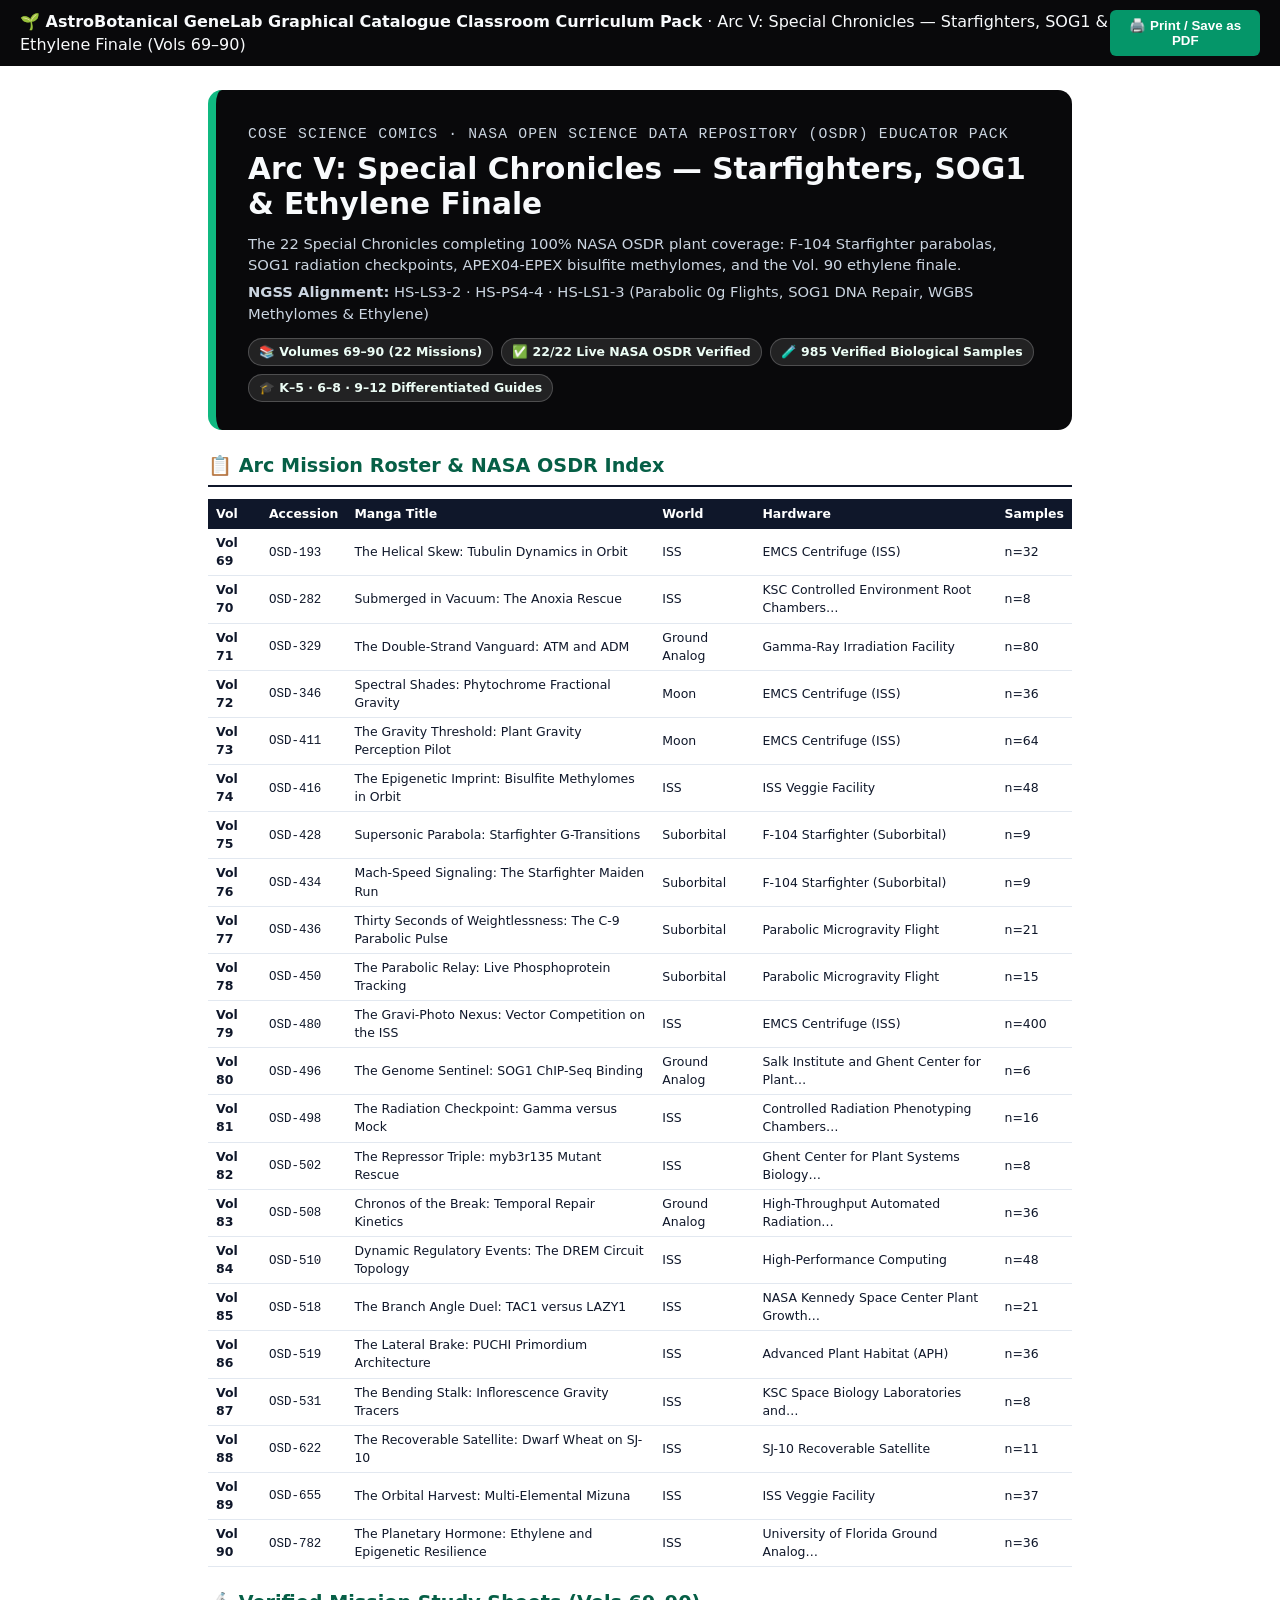
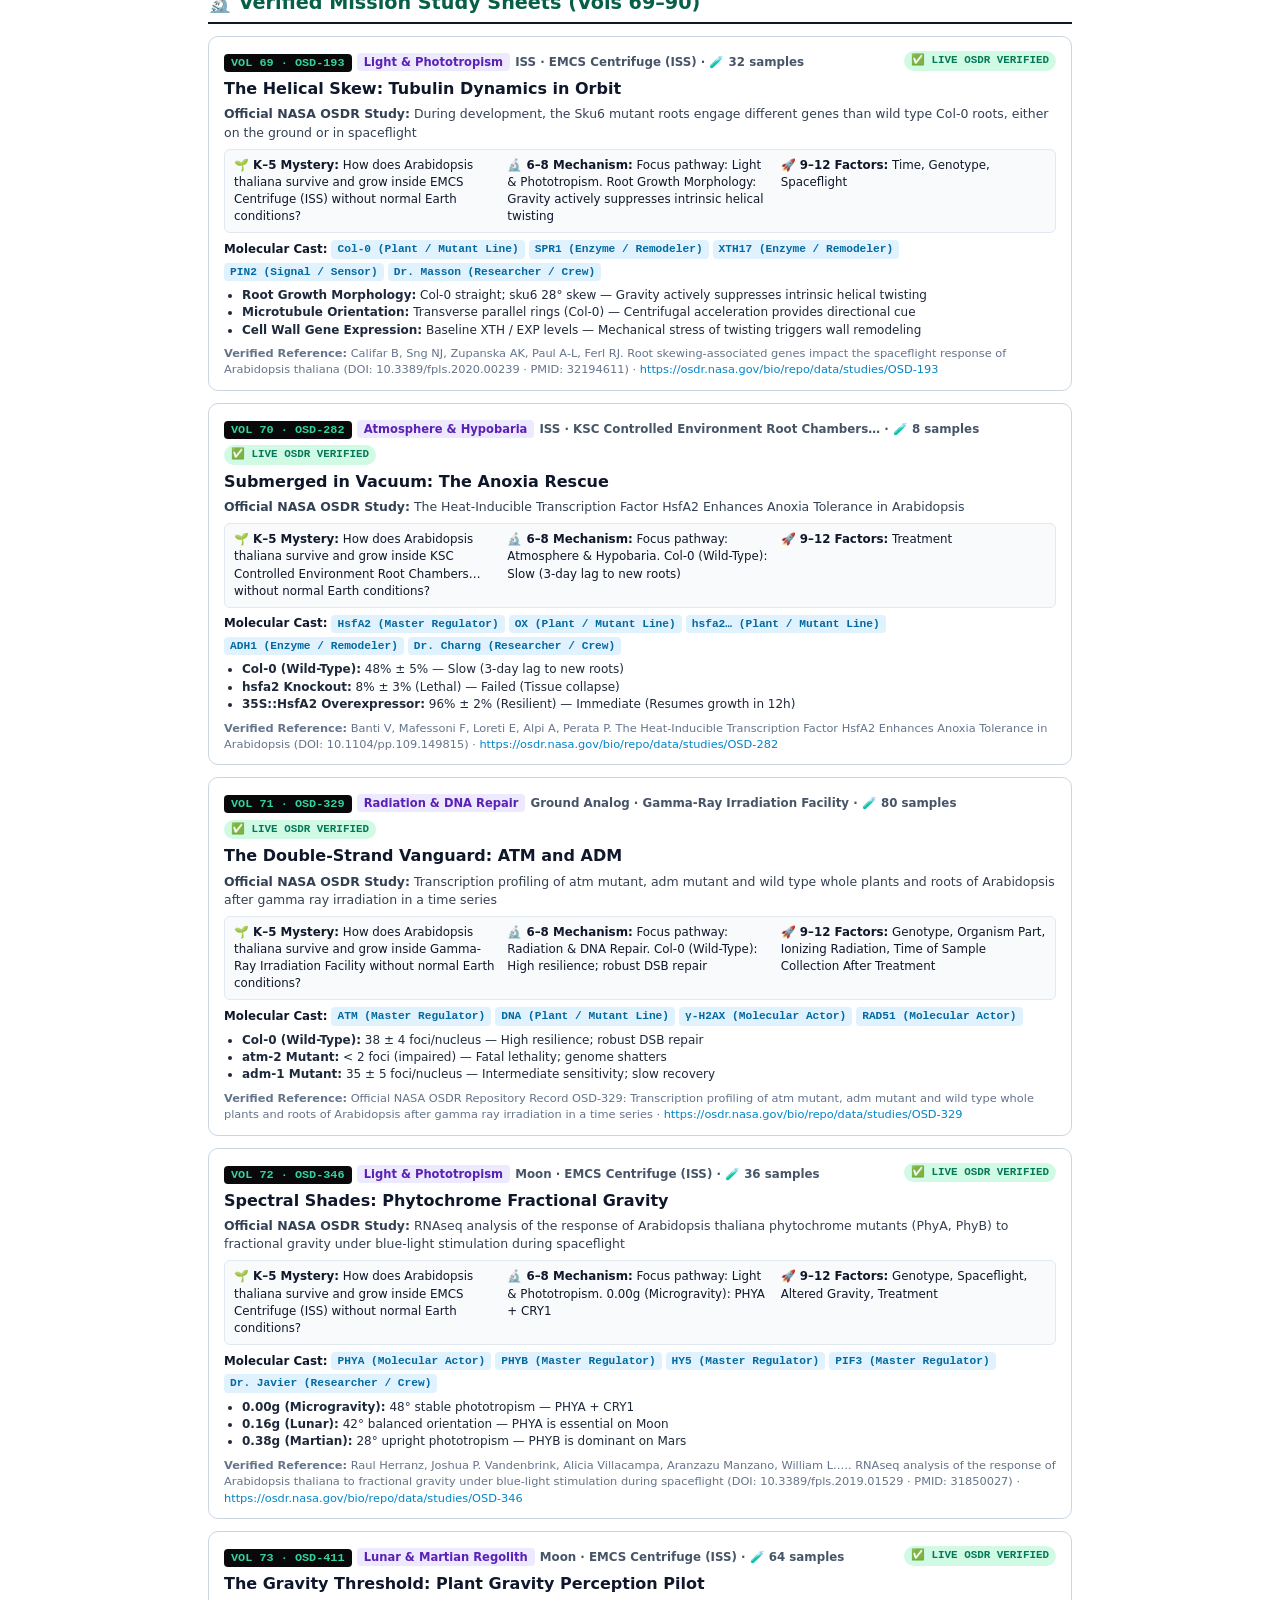
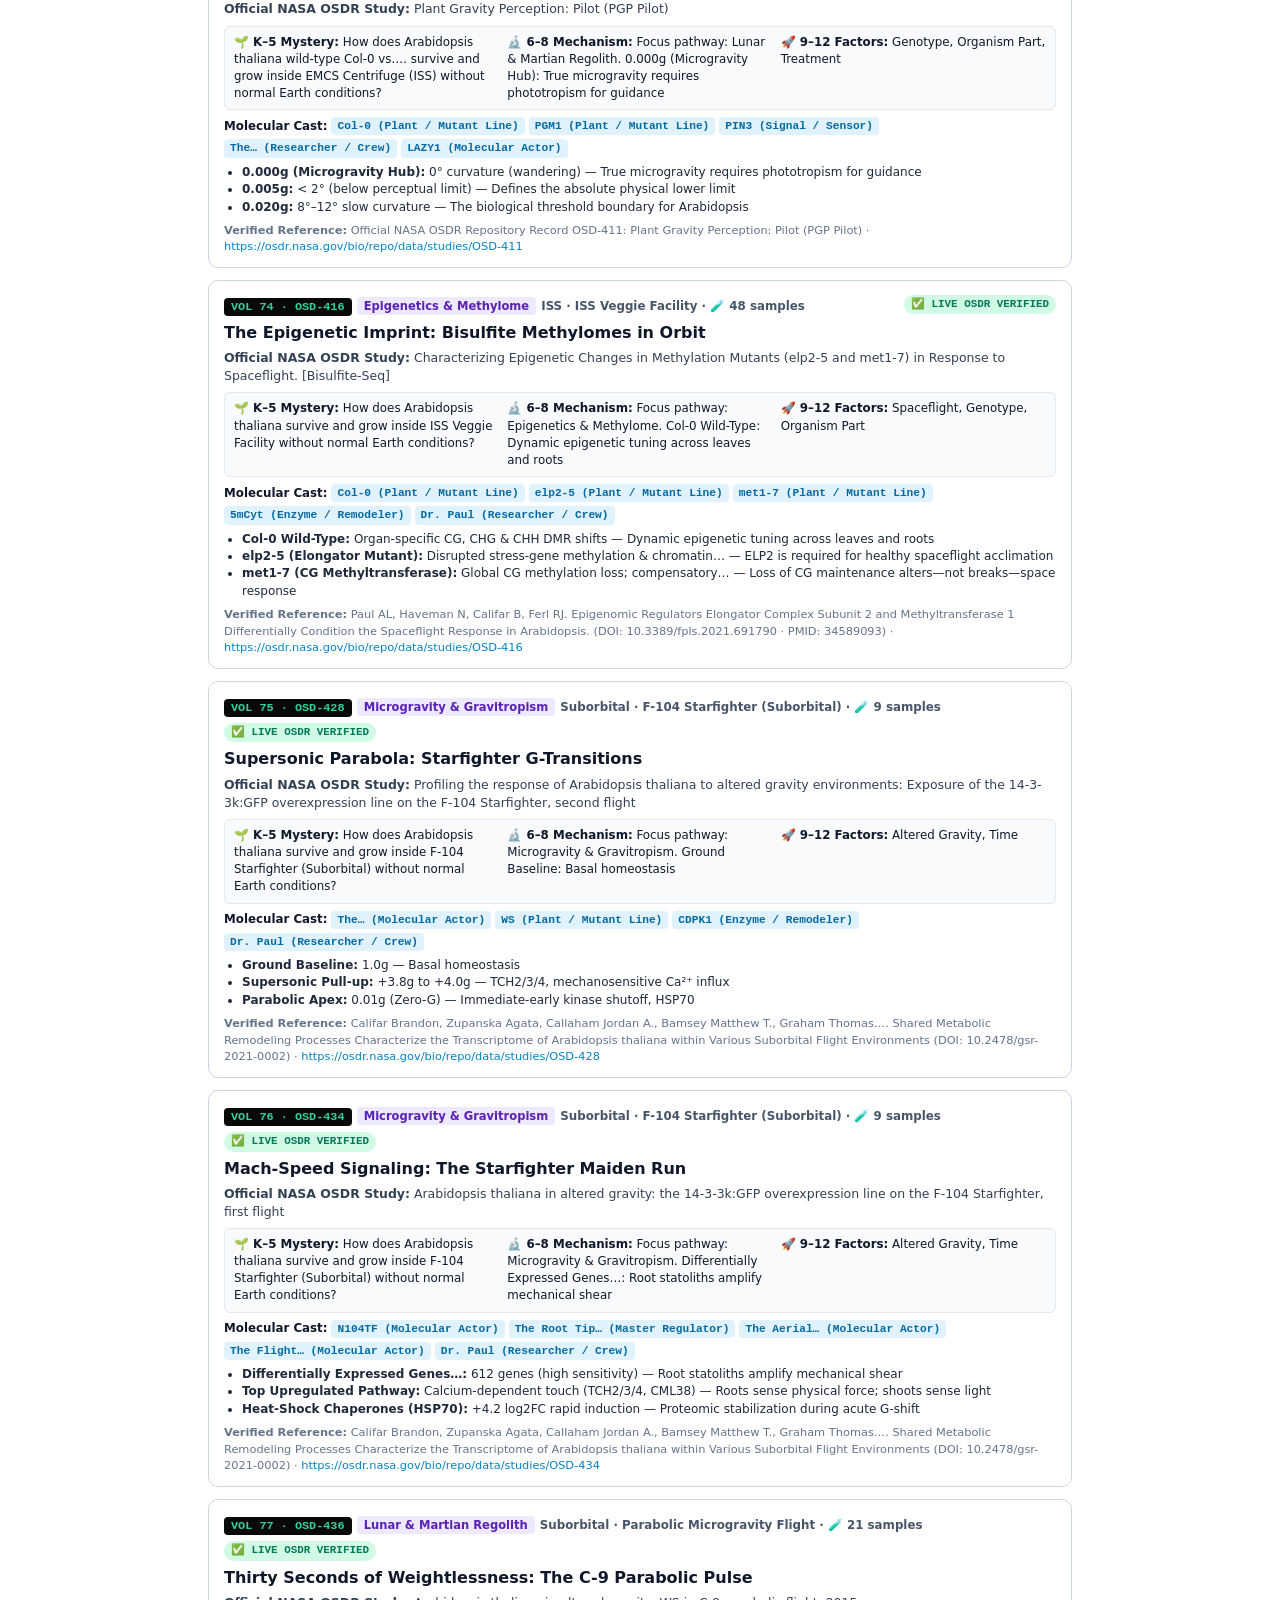
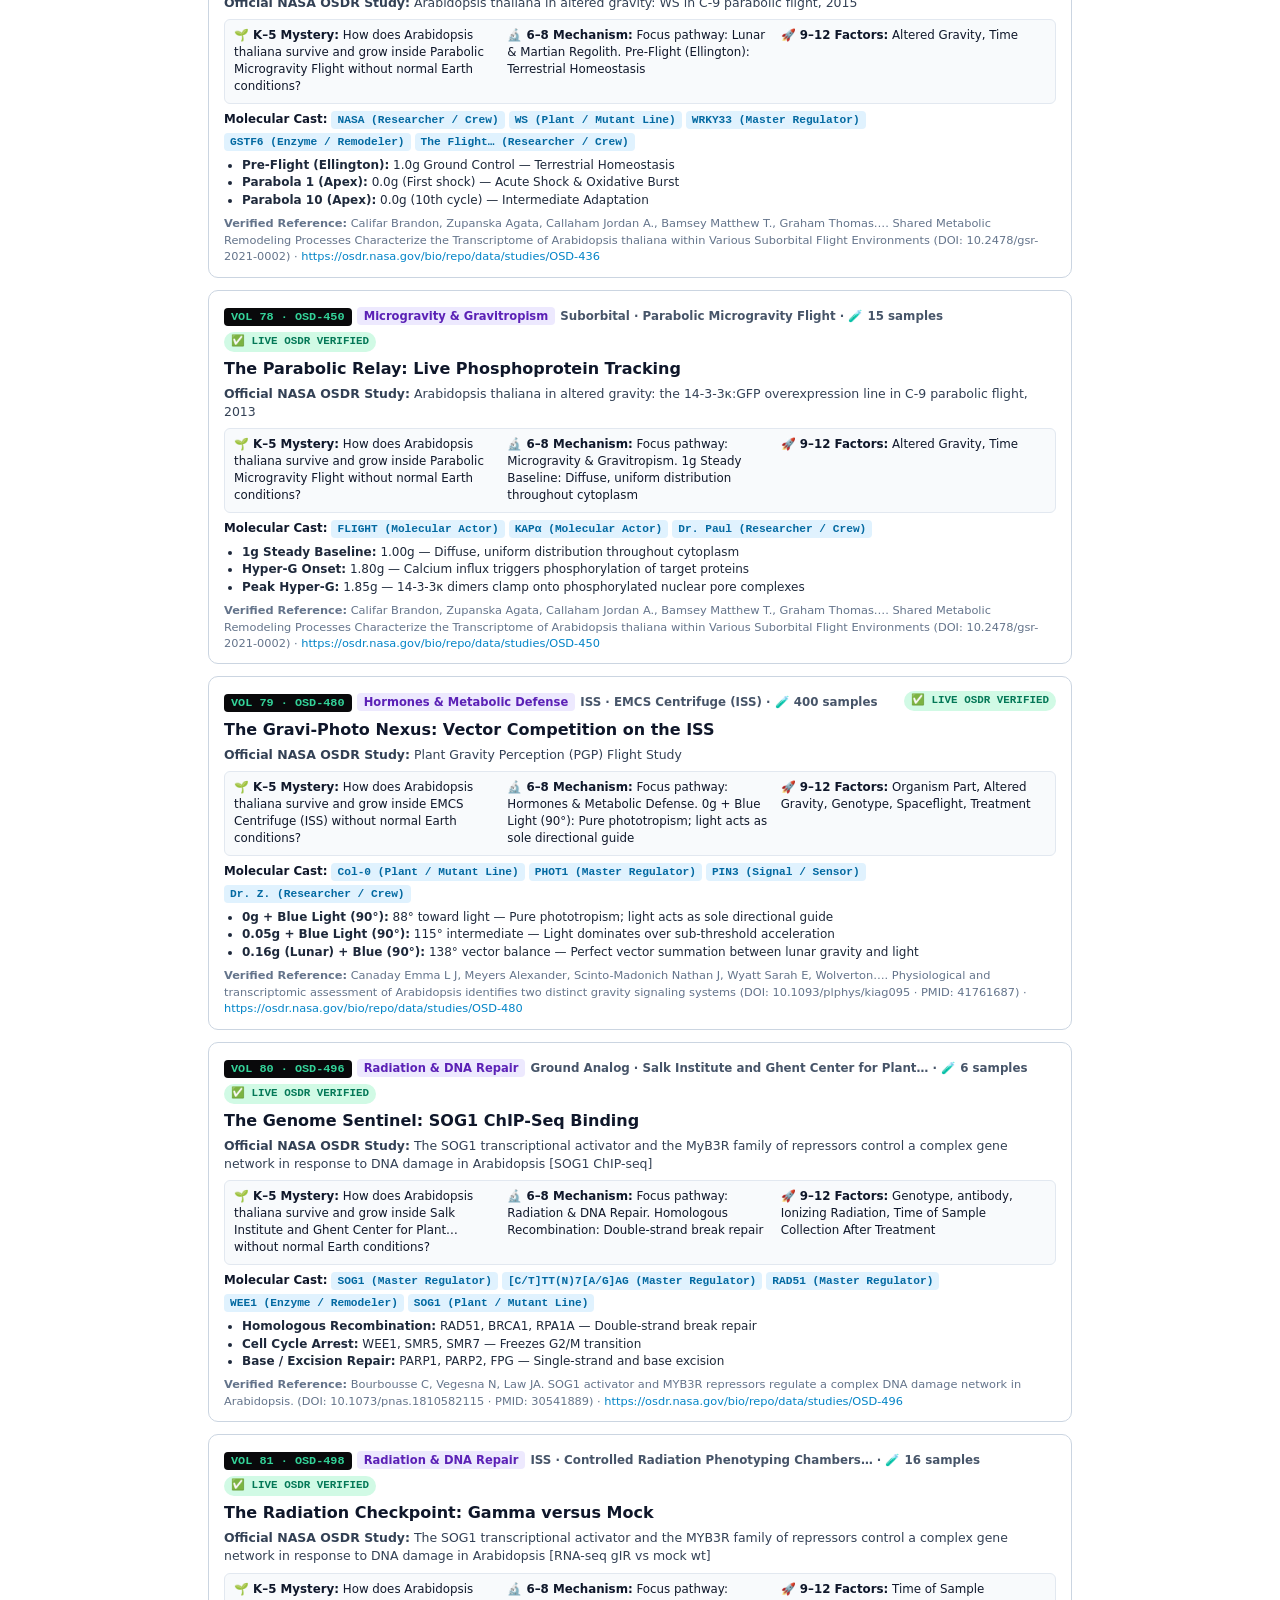
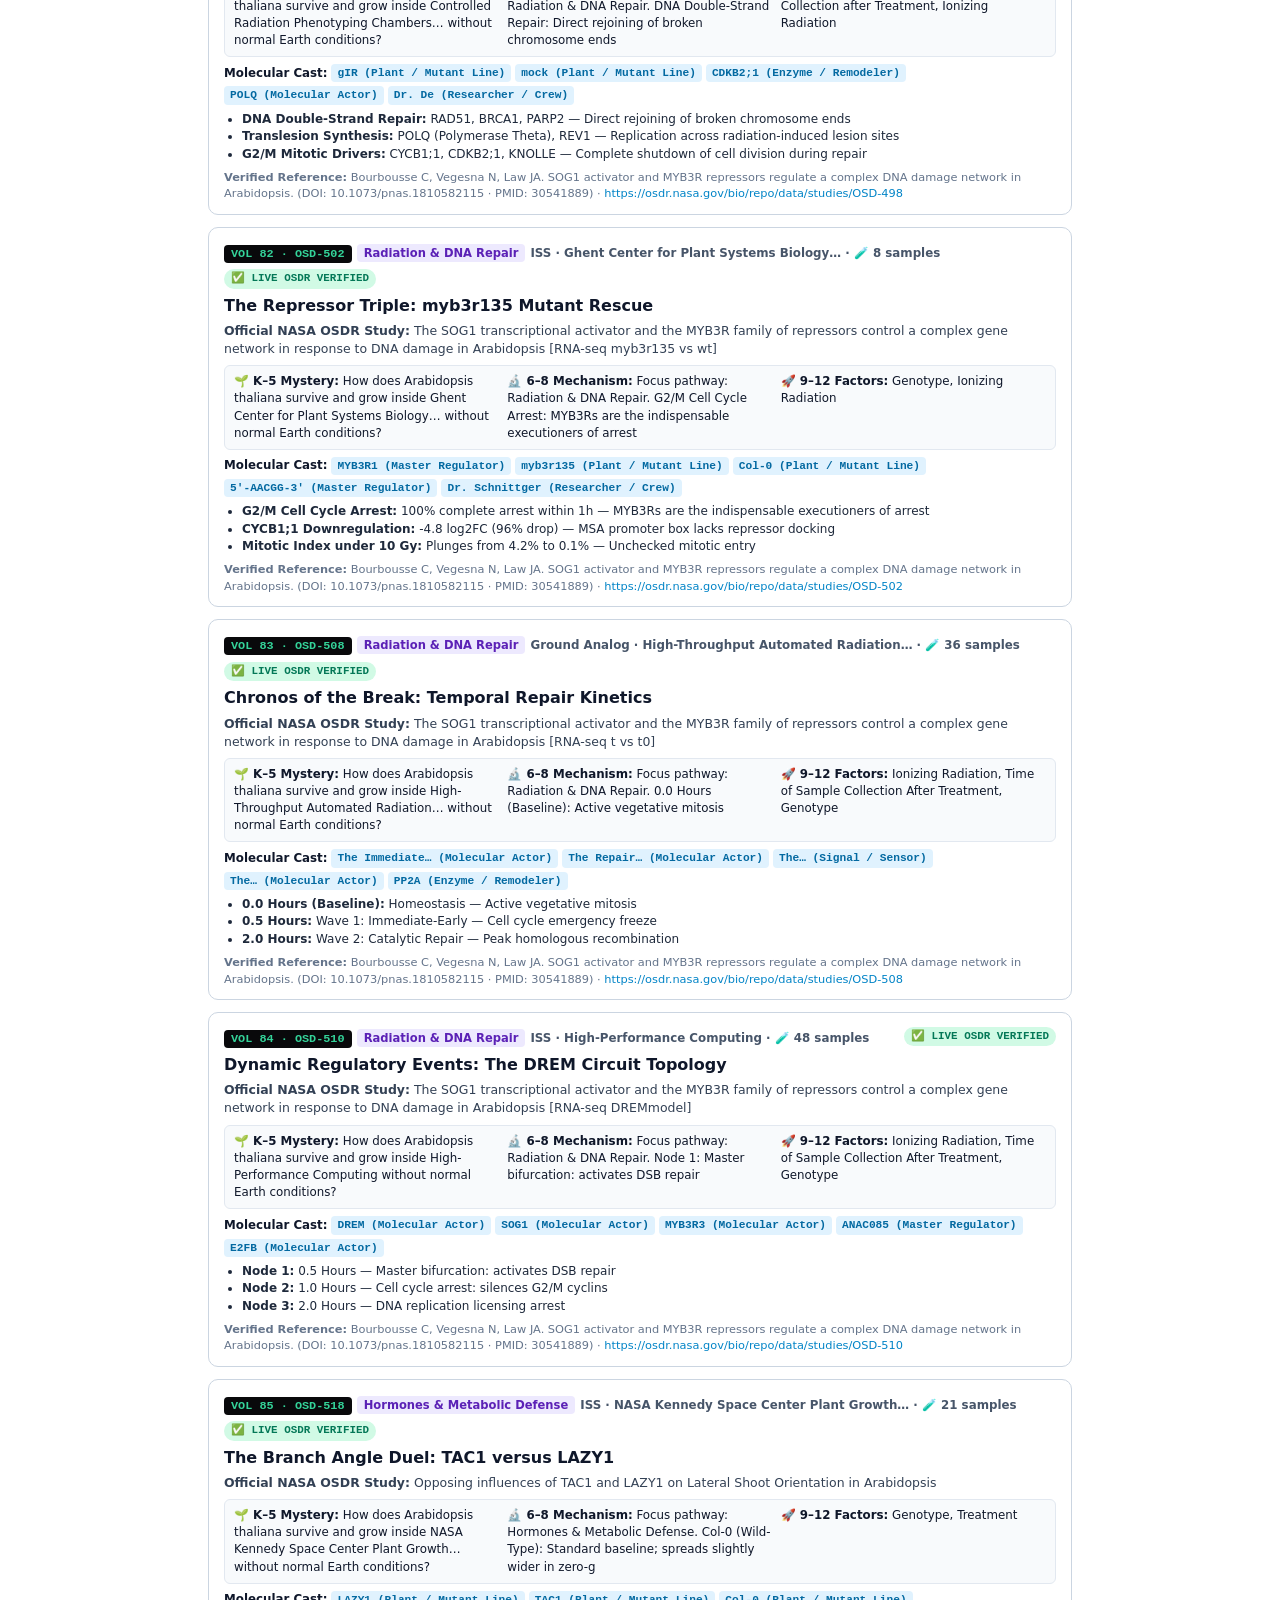
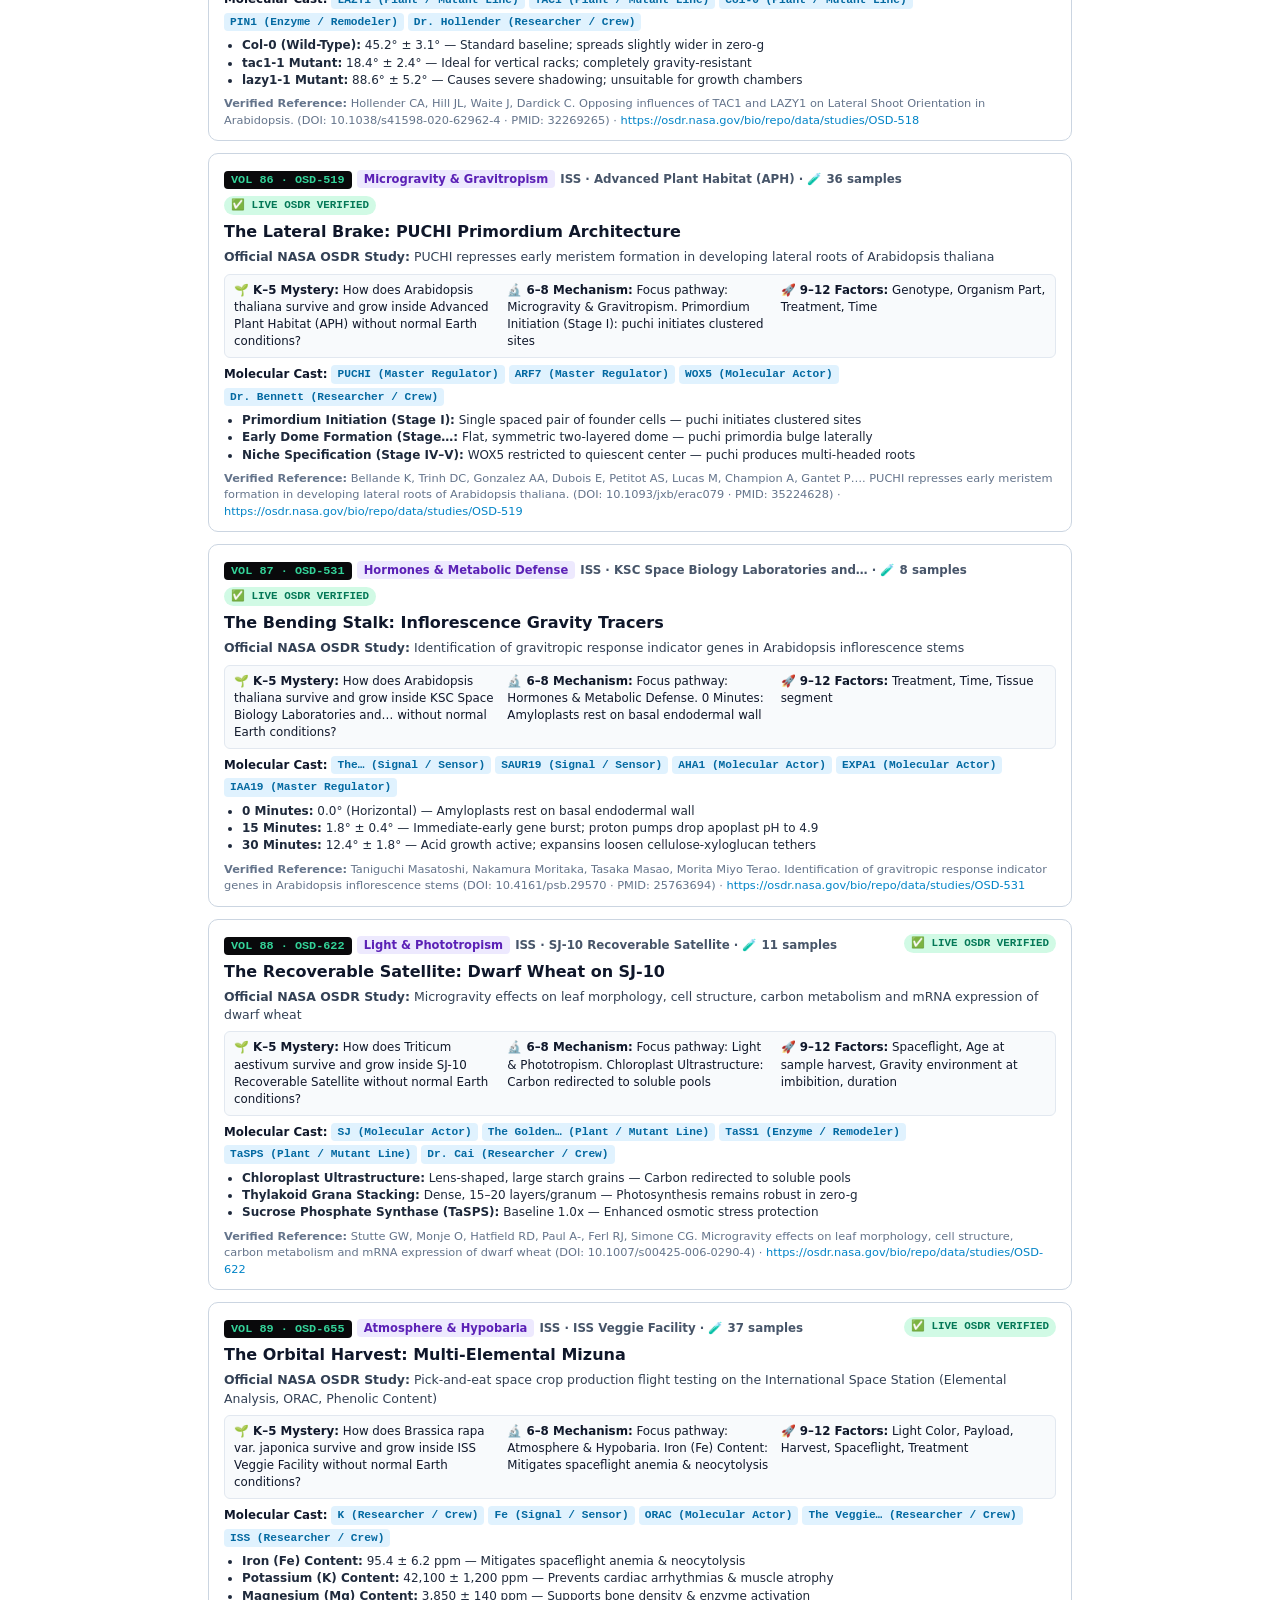
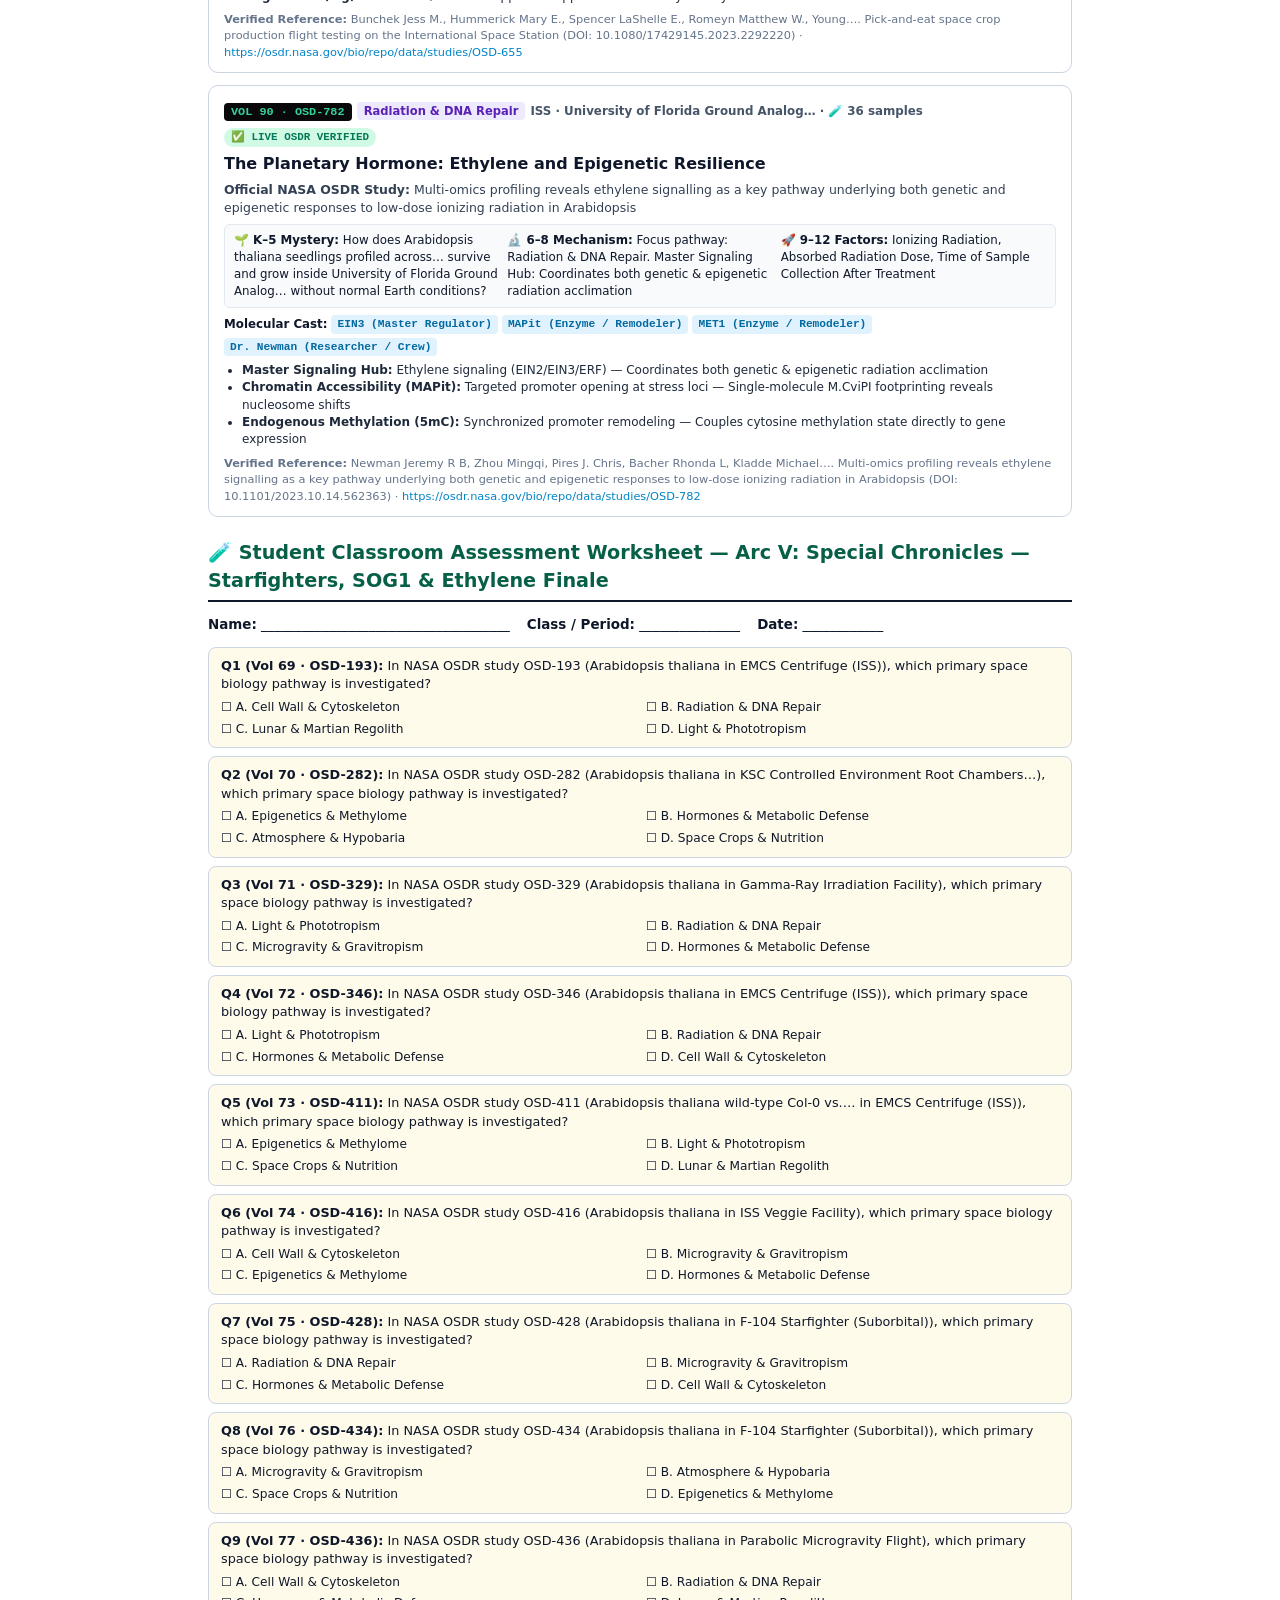
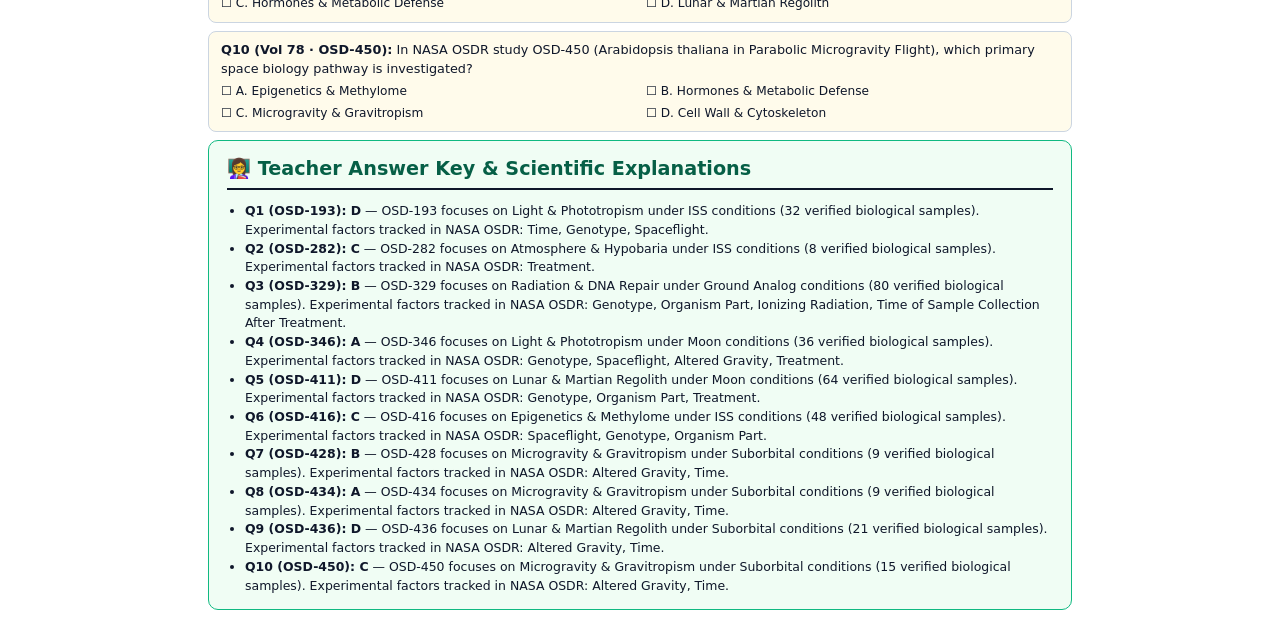
<file: docs/astro-botanica/classroom_packs/AstroBotanica_Arc5_SpecialChronicles_Vols69-90.html>
<!DOCTYPE html>
<html lang="en">
<head>
  <meta charset="utf-8">
  <title>AstroBotanical GeneLab Graphical Catalogue Classroom Pack — Arc V: Special Chronicles — Starfighters, SOG1 &amp; Ethylene Finale</title>
  <style>
    @page { size: letter portrait; margin: 0.5in; }
    * { box-sizing: border-box; }
    body { margin: 0; font-family: system-ui, -apple-system, 'Segoe UI', sans-serif; color: #0f172a; background: #ffffff; line-height: 1.45; }
    .toolbar { position: sticky; top: 0; z-index: 20; display: flex; justify-content: space-between; align-items: center; padding: 10px 20px; background: #09090b; color: #f8fafc; }
    .btn-print { background: #059669; color: #ffffff; border: none; padding: 8px 16px; border-radius: 6px; font-weight: 800; cursor: pointer; }
    .wrap { max-width: 920px; margin: 0 auto; padding: 24px 28px; }
    .cover { background: #09090b; color: #f8fafc; border-radius: 14px; padding: 28px 32px; margin-bottom: 22px; border-left: 8px solid #10b981; }
    .eyebrow { font-family: monospace; font-size: 0.78rem; color: #34d399; letter-spacing: 0.08em; text-transform: uppercase; margin: 0 0 6px; }
    .cover h1 { margin: 0 0 10px; font-size: 1.85rem; line-height: 1.2; }
    .cover p { margin: 6px 0; color: #cbd5e1; font-size: 0.92rem; }
    .stats-row { display: flex; flex-wrap: wrap; gap: 8px; margin-top: 14px; }
    .stat { background: rgba(255,255,255,0.1); border: 1px solid rgba(255,255,255,0.2); padding: 4px 10px; border-radius: 999px; font-size: 0.78rem; font-weight: 700; color: #ecfdf5; }
    h2 { font-size: 1.2rem; color: #065f46; border-bottom: 2px solid #0f172a; padding-bottom: 5px; margin: 22px 0 12px; }
    table { width: 100%; border-collapse: collapse; font-size: 0.78rem; margin-bottom: 18px; }
    th { background: #0f172a; color: #ffffff; padding: 6px 8px; text-align: left; }
    td { padding: 5px 8px; border-bottom: 1px solid #e2e8f0; }
    .vol-card { border: 1.5px solid #cbd5e1; border-radius: 10px; padding: 12px 15px; margin-bottom: 12px; break-inside: avoid; page-break-inside: avoid; background: #ffffff; }
    .vol-head { display: flex; flex-wrap: wrap; justify-content: space-between; align-items: center; gap: 6px; margin-bottom: 5px; }
    .vol-badge { background: #09090b; color: #34d399; font-family: monospace; font-size: 0.74rem; font-weight: 900; padding: 2px 7px; border-radius: 4px; }
    .vol-domain { background: #ede9fe; color: #5b21b6; font-size: 0.72rem; font-weight: 800; padding: 2px 7px; border-radius: 4px; }
    .vol-meta { font-size: 0.74rem; color: #475569; font-weight: 600; }
    .verified-tag { font-family: monospace; font-size: 0.68rem; font-weight: 900; color: #047857; background: #d1fae5; padding: 2px 7px; border-radius: 999px; }
    .vol-card h3 { margin: 3px 0 5px; font-size: 1rem; color: #0f172a; }
    .official-line { margin: 0 0 7px; font-size: 0.78rem; color: #334155; }
    .edu-trio { display: grid; grid-template-columns: repeat(3, 1fr); gap: 8px; background: #f8fafc; border: 1px solid #e2e8f0; border-radius: 6px; padding: 7px 9px; font-size: 0.74rem; margin-bottom: 7px; }
    .cast-row { font-size: 0.74rem; margin-bottom: 6px; display: flex; flex-wrap: wrap; gap: 4px; align-items: center; }
    .chip { background: #e0f2fe; color: #0369a1; padding: 1px 6px; border-radius: 4px; font-weight: 700; font-family: monospace; font-size: 0.7rem; }
    .findings-list { margin: 4px 0 6px; padding-left: 18px; font-size: 0.75rem; color: #1e293b; }
    .citation-line { margin: 0; font-size: 0.71rem; color: #64748b; }
    .citation-line a { color: #0284c7; text-decoration: none; }
    .quiz-section { page-break-before: always; break-before: page; }
    .quiz-item { border: 1px solid #cbd5e1; border-radius: 8px; padding: 9px 12px; margin-bottom: 8px; break-inside: avoid; font-size: 0.8rem; background: #fffbeb; }
    .quiz-item p { margin: 0 0 5px; }
    .quiz-opts { display: grid; grid-template-columns: 1fr 1fr; gap: 4px 12px; font-size: 0.76rem; }
    .answer-box { page-break-before: always; break-before: page; background: #f0fdf4; border: 1.5px solid #10b981; border-radius: 10px; padding: 14px 18px; }
    .answer-box ol, .answer-box ul { margin: 6px 0 0; padding-left: 18px; font-size: 0.78rem; line-height: 1.5; }
    @media print {
      .toolbar { display: none !important; }
      .wrap { padding: 0; max-width: none; }
    }
  </style>
</head>
<body>
  <div class="toolbar">
    <div><strong>🌱 AstroBotanical GeneLab Graphical Catalogue Classroom Curriculum Pack</strong> · Arc V: Special Chronicles — Starfighters, SOG1 &amp; Ethylene Finale (Vols 69–90)</div>
    <button class="btn-print" onclick="window.print()">🖨️ Print / Save as PDF</button>
  </div>
  <div class="wrap">
    <header class="cover">
      <p class="eyebrow">CoSE Science Comics · NASA Open Science Data Repository (OSDR) Educator Pack</p>
      <h1>Arc V: Special Chronicles — Starfighters, SOG1 &amp; Ethylene Finale</h1>
      <p>The 22 Special Chronicles completing 100% NASA OSDR plant coverage: F-104 Starfighter parabolas, SOG1 radiation checkpoints, APEX04-EPEX bisulfite methylomes, and the Vol. 90 ethylene finale.</p>
      <p><strong>NGSS Alignment:</strong> HS-LS3-2 · HS-PS4-4 · HS-LS1-3 (Parabolic 0g Flights, SOG1 DNA Repair, WGBS Methylomes &amp; Ethylene)</p>
      <div class="stats-row">
        <span class="stat">📚 Volumes 69–90 (22 Missions)</span>
        <span class="stat">✅ 22/22 Live NASA OSDR Verified</span>
        <span class="stat">🧪 985 Verified Biological Samples</span>
        <span class="stat">🎓 K–5 · 6–8 · 9–12 Differentiated Guides</span>
      </div>
    </header>

    <h2>📋 Arc Mission Roster &amp; NASA OSDR Index</h2>
    <table>
      <thead><tr><th>Vol</th><th>Accession</th><th>Manga Title</th><th>World</th><th>Hardware</th><th>Samples</th></tr></thead>
      <tbody><tr><td><strong>Vol 69</strong></td><td><code>OSD-193</code></td><td>The Helical Skew: Tubulin Dynamics in Orbit</td><td>ISS</td><td>EMCS Centrifuge (ISS)</td><td>n=32</td></tr><tr><td><strong>Vol 70</strong></td><td><code>OSD-282</code></td><td>Submerged in Vacuum: The Anoxia Rescue</td><td>ISS</td><td>KSC Controlled Environment Root Chambers…</td><td>n=8</td></tr><tr><td><strong>Vol 71</strong></td><td><code>OSD-329</code></td><td>The Double-Strand Vanguard: ATM and ADM</td><td>Ground Analog</td><td>Gamma-Ray Irradiation Facility</td><td>n=80</td></tr><tr><td><strong>Vol 72</strong></td><td><code>OSD-346</code></td><td>Spectral Shades: Phytochrome Fractional Gravity</td><td>Moon</td><td>EMCS Centrifuge (ISS)</td><td>n=36</td></tr><tr><td><strong>Vol 73</strong></td><td><code>OSD-411</code></td><td>The Gravity Threshold: Plant Gravity Perception Pilot</td><td>Moon</td><td>EMCS Centrifuge (ISS)</td><td>n=64</td></tr><tr><td><strong>Vol 74</strong></td><td><code>OSD-416</code></td><td>The Epigenetic Imprint: Bisulfite Methylomes in Orbit</td><td>ISS</td><td>ISS Veggie Facility</td><td>n=48</td></tr><tr><td><strong>Vol 75</strong></td><td><code>OSD-428</code></td><td>Supersonic Parabola: Starfighter G-Transitions</td><td>Suborbital</td><td>F-104 Starfighter (Suborbital)</td><td>n=9</td></tr><tr><td><strong>Vol 76</strong></td><td><code>OSD-434</code></td><td>Mach-Speed Signaling: The Starfighter Maiden Run</td><td>Suborbital</td><td>F-104 Starfighter (Suborbital)</td><td>n=9</td></tr><tr><td><strong>Vol 77</strong></td><td><code>OSD-436</code></td><td>Thirty Seconds of Weightlessness: The C-9 Parabolic Pulse</td><td>Suborbital</td><td>Parabolic Microgravity Flight</td><td>n=21</td></tr><tr><td><strong>Vol 78</strong></td><td><code>OSD-450</code></td><td>The Parabolic Relay: Live Phosphoprotein Tracking</td><td>Suborbital</td><td>Parabolic Microgravity Flight</td><td>n=15</td></tr><tr><td><strong>Vol 79</strong></td><td><code>OSD-480</code></td><td>The Gravi-Photo Nexus: Vector Competition on the ISS</td><td>ISS</td><td>EMCS Centrifuge (ISS)</td><td>n=400</td></tr><tr><td><strong>Vol 80</strong></td><td><code>OSD-496</code></td><td>The Genome Sentinel: SOG1 ChIP-Seq Binding</td><td>Ground Analog</td><td>Salk Institute and Ghent Center for Plant…</td><td>n=6</td></tr><tr><td><strong>Vol 81</strong></td><td><code>OSD-498</code></td><td>The Radiation Checkpoint: Gamma versus Mock</td><td>ISS</td><td>Controlled Radiation Phenotyping Chambers…</td><td>n=16</td></tr><tr><td><strong>Vol 82</strong></td><td><code>OSD-502</code></td><td>The Repressor Triple: myb3r135 Mutant Rescue</td><td>ISS</td><td>Ghent Center for Plant Systems Biology…</td><td>n=8</td></tr><tr><td><strong>Vol 83</strong></td><td><code>OSD-508</code></td><td>Chronos of the Break: Temporal Repair Kinetics</td><td>Ground Analog</td><td>High-Throughput Automated Radiation…</td><td>n=36</td></tr><tr><td><strong>Vol 84</strong></td><td><code>OSD-510</code></td><td>Dynamic Regulatory Events: The DREM Circuit Topology</td><td>ISS</td><td>High-Performance Computing</td><td>n=48</td></tr><tr><td><strong>Vol 85</strong></td><td><code>OSD-518</code></td><td>The Branch Angle Duel: TAC1 versus LAZY1</td><td>ISS</td><td>NASA Kennedy Space Center Plant Growth…</td><td>n=21</td></tr><tr><td><strong>Vol 86</strong></td><td><code>OSD-519</code></td><td>The Lateral Brake: PUCHI Primordium Architecture</td><td>ISS</td><td>Advanced Plant Habitat (APH)</td><td>n=36</td></tr><tr><td><strong>Vol 87</strong></td><td><code>OSD-531</code></td><td>The Bending Stalk: Inflorescence Gravity Tracers</td><td>ISS</td><td>KSC Space Biology Laboratories and…</td><td>n=8</td></tr><tr><td><strong>Vol 88</strong></td><td><code>OSD-622</code></td><td>The Recoverable Satellite: Dwarf Wheat on SJ-10</td><td>ISS</td><td>SJ-10 Recoverable Satellite</td><td>n=11</td></tr><tr><td><strong>Vol 89</strong></td><td><code>OSD-655</code></td><td>The Orbital Harvest: Multi-Elemental Mizuna</td><td>ISS</td><td>ISS Veggie Facility</td><td>n=37</td></tr><tr><td><strong>Vol 90</strong></td><td><code>OSD-782</code></td><td>The Planetary Hormone: Ethylene and Epigenetic Resilience</td><td>ISS</td><td>University of Florida Ground Analog…</td><td>n=36</td></tr></tbody>
    </table>

    <h2>🔬 Verified Mission Study Sheets (Vols 69–90)</h2>
    
        <article class="vol-card">
          <div class="vol-head">
            <div>
              <span class="vol-badge">VOL 69 · OSD-193</span>
              <span class="vol-domain">Light &amp; Phototropism</span>
              <span class="vol-meta">ISS · EMCS Centrifuge (ISS) · 🧪 32 samples</span>
            </div>
            <span class="verified-tag">✅ LIVE OSDR VERIFIED</span>
          </div>
          <h3>The Helical Skew: Tubulin Dynamics in Orbit</h3>
          <p class="official-line"><strong>Official NASA OSDR Study:</strong> During development, the Sku6 mutant roots engage different genes than wild type Col-0 roots, either on the ground or in spaceflight</p>
          <div class="edu-trio">
            <div><strong>🌱 K–5 Mystery:</strong> How does Arabidopsis thaliana survive and grow inside EMCS Centrifuge (ISS) without normal Earth conditions?</div>
            <div><strong>🔬 6–8 Mechanism:</strong> Focus pathway: Light &amp; Phototropism. Root Growth Morphology: Gravity actively suppresses intrinsic helical twisting</div>
            <div><strong>🚀 9–12 Factors:</strong> Time, Genotype, Spaceflight</div>
          </div>
          <div class='cast-row'><strong>Molecular Cast:</strong> <span class='chip'>Col-0 (Plant / Mutant Line)</span> <span class='chip'>SPR1 (Enzyme / Remodeler)</span> <span class='chip'>XTH17 (Enzyme / Remodeler)</span> <span class='chip'>PIN2 (Signal / Sensor)</span> <span class='chip'>Dr. Masson (Researcher / Crew)</span></div>
          <ul class='findings-list'><li><strong>Root Growth Morphology:</strong> Col-0 straight; sku6 28° skew — Gravity actively suppresses intrinsic helical twisting</li><li><strong>Microtubule Orientation:</strong> Transverse parallel rings (Col-0) — Centrifugal acceleration provides directional cue</li><li><strong>Cell Wall Gene Expression:</strong> Baseline XTH / EXP levels — Mechanical stress of twisting triggers wall remodeling</li></ul>
          <p class="citation-line"><strong>Verified Reference:</strong> Califar B, Sng NJ, Zupanska AK, Paul A-L, Ferl RJ. Root skewing-associated genes impact the spaceflight response of Arabidopsis thaliana (DOI: 10.3389/fpls.2020.00239 · PMID: 32194611) · <a href="https://osdr.nasa.gov/bio/repo/data/studies/OSD-193">https://osdr.nasa.gov/bio/repo/data/studies/OSD-193</a></p>
        </article>
        
        <article class="vol-card">
          <div class="vol-head">
            <div>
              <span class="vol-badge">VOL 70 · OSD-282</span>
              <span class="vol-domain">Atmosphere &amp; Hypobaria</span>
              <span class="vol-meta">ISS · KSC Controlled Environment Root Chambers… · 🧪 8 samples</span>
            </div>
            <span class="verified-tag">✅ LIVE OSDR VERIFIED</span>
          </div>
          <h3>Submerged in Vacuum: The Anoxia Rescue</h3>
          <p class="official-line"><strong>Official NASA OSDR Study:</strong> The Heat-Inducible Transcription Factor HsfA2 Enhances Anoxia Tolerance in Arabidopsis</p>
          <div class="edu-trio">
            <div><strong>🌱 K–5 Mystery:</strong> How does Arabidopsis thaliana survive and grow inside KSC Controlled Environment Root Chambers… without normal Earth conditions?</div>
            <div><strong>🔬 6–8 Mechanism:</strong> Focus pathway: Atmosphere &amp; Hypobaria. Col-0 (Wild-Type): Slow (3-day lag to new roots)</div>
            <div><strong>🚀 9–12 Factors:</strong> Treatment</div>
          </div>
          <div class='cast-row'><strong>Molecular Cast:</strong> <span class='chip'>HsfA2 (Master Regulator)</span> <span class='chip'>OX (Plant / Mutant Line)</span> <span class='chip'>hsfa2… (Plant / Mutant Line)</span> <span class='chip'>ADH1 (Enzyme / Remodeler)</span> <span class='chip'>Dr. Charng (Researcher / Crew)</span></div>
          <ul class='findings-list'><li><strong>Col-0 (Wild-Type):</strong> 48% ± 5% — Slow (3-day lag to new roots)</li><li><strong>hsfa2 Knockout:</strong> 8% ± 3% (Lethal) — Failed (Tissue collapse)</li><li><strong>35S::HsfA2 Overexpressor:</strong> 96% ± 2% (Resilient) — Immediate (Resumes growth in 12h)</li></ul>
          <p class="citation-line"><strong>Verified Reference:</strong> Banti V, Mafessoni F, Loreti E, Alpi A, Perata P. The Heat-Inducible Transcription Factor HsfA2 Enhances Anoxia Tolerance in Arabidopsis (DOI: 10.1104/pp.109.149815) · <a href="https://osdr.nasa.gov/bio/repo/data/studies/OSD-282">https://osdr.nasa.gov/bio/repo/data/studies/OSD-282</a></p>
        </article>
        
        <article class="vol-card">
          <div class="vol-head">
            <div>
              <span class="vol-badge">VOL 71 · OSD-329</span>
              <span class="vol-domain">Radiation &amp; DNA Repair</span>
              <span class="vol-meta">Ground Analog · Gamma-Ray Irradiation Facility · 🧪 80 samples</span>
            </div>
            <span class="verified-tag">✅ LIVE OSDR VERIFIED</span>
          </div>
          <h3>The Double-Strand Vanguard: ATM and ADM</h3>
          <p class="official-line"><strong>Official NASA OSDR Study:</strong> Transcription profiling of atm mutant, adm mutant and wild type whole plants and roots of Arabidopsis after gamma ray irradiation in a time series</p>
          <div class="edu-trio">
            <div><strong>🌱 K–5 Mystery:</strong> How does Arabidopsis thaliana survive and grow inside Gamma-Ray Irradiation Facility without normal Earth conditions?</div>
            <div><strong>🔬 6–8 Mechanism:</strong> Focus pathway: Radiation &amp; DNA Repair. Col-0 (Wild-Type): High resilience; robust DSB repair</div>
            <div><strong>🚀 9–12 Factors:</strong> Genotype, Organism Part, Ionizing Radiation, Time of Sample Collection After Treatment</div>
          </div>
          <div class='cast-row'><strong>Molecular Cast:</strong> <span class='chip'>ATM (Master Regulator)</span> <span class='chip'>DNA (Plant / Mutant Line)</span> <span class='chip'>γ-H2AX (Molecular Actor)</span> <span class='chip'>RAD51 (Molecular Actor)</span></div>
          <ul class='findings-list'><li><strong>Col-0 (Wild-Type):</strong> 38 ± 4 foci/nucleus — High resilience; robust DSB repair</li><li><strong>atm-2 Mutant:</strong> &lt; 2 foci (impaired) — Fatal lethality; genome shatters</li><li><strong>adm-1 Mutant:</strong> 35 ± 5 foci/nucleus — Intermediate sensitivity; slow recovery</li></ul>
          <p class="citation-line"><strong>Verified Reference:</strong> Official NASA OSDR Repository Record OSD-329: Transcription profiling of atm mutant, adm mutant and wild type whole plants and roots of Arabidopsis after gamma ray irradiation in a time series · <a href="https://osdr.nasa.gov/bio/repo/data/studies/OSD-329">https://osdr.nasa.gov/bio/repo/data/studies/OSD-329</a></p>
        </article>
        
        <article class="vol-card">
          <div class="vol-head">
            <div>
              <span class="vol-badge">VOL 72 · OSD-346</span>
              <span class="vol-domain">Light &amp; Phototropism</span>
              <span class="vol-meta">Moon · EMCS Centrifuge (ISS) · 🧪 36 samples</span>
            </div>
            <span class="verified-tag">✅ LIVE OSDR VERIFIED</span>
          </div>
          <h3>Spectral Shades: Phytochrome Fractional Gravity</h3>
          <p class="official-line"><strong>Official NASA OSDR Study:</strong> RNAseq analysis of the response of Arabidopsis thaliana phytochrome mutants (PhyA, PhyB) to fractional gravity under blue-light stimulation during spaceflight</p>
          <div class="edu-trio">
            <div><strong>🌱 K–5 Mystery:</strong> How does Arabidopsis thaliana survive and grow inside EMCS Centrifuge (ISS) without normal Earth conditions?</div>
            <div><strong>🔬 6–8 Mechanism:</strong> Focus pathway: Light &amp; Phototropism. 0.00g (Microgravity): PHYA + CRY1</div>
            <div><strong>🚀 9–12 Factors:</strong> Genotype, Spaceflight, Altered Gravity, Treatment</div>
          </div>
          <div class='cast-row'><strong>Molecular Cast:</strong> <span class='chip'>PHYA (Molecular Actor)</span> <span class='chip'>PHYB (Master Regulator)</span> <span class='chip'>HY5 (Master Regulator)</span> <span class='chip'>PIF3 (Master Regulator)</span> <span class='chip'>Dr. Javier (Researcher / Crew)</span></div>
          <ul class='findings-list'><li><strong>0.00g (Microgravity):</strong> 48° stable phototropism — PHYA + CRY1</li><li><strong>0.16g (Lunar):</strong> 42° balanced orientation — PHYA is essential on Moon</li><li><strong>0.38g (Martian):</strong> 28° upright phototropism — PHYB is dominant on Mars</li></ul>
          <p class="citation-line"><strong>Verified Reference:</strong> Raul Herranz, Joshua P. Vandenbrink, Alicia Villacampa, Aranzazu Manzano, William L.…. RNAseq analysis of the response of Arabidopsis thaliana to fractional gravity under blue-light stimulation during spaceflight (DOI: 10.3389/fpls.2019.01529 · PMID: 31850027) · <a href="https://osdr.nasa.gov/bio/repo/data/studies/OSD-346">https://osdr.nasa.gov/bio/repo/data/studies/OSD-346</a></p>
        </article>
        
        <article class="vol-card">
          <div class="vol-head">
            <div>
              <span class="vol-badge">VOL 73 · OSD-411</span>
              <span class="vol-domain">Lunar &amp; Martian Regolith</span>
              <span class="vol-meta">Moon · EMCS Centrifuge (ISS) · 🧪 64 samples</span>
            </div>
            <span class="verified-tag">✅ LIVE OSDR VERIFIED</span>
          </div>
          <h3>The Gravity Threshold: Plant Gravity Perception Pilot</h3>
          <p class="official-line"><strong>Official NASA OSDR Study:</strong> Plant Gravity Perception: Pilot (PGP Pilot)</p>
          <div class="edu-trio">
            <div><strong>🌱 K–5 Mystery:</strong> How does Arabidopsis thaliana wild-type Col-0 vs.… survive and grow inside EMCS Centrifuge (ISS) without normal Earth conditions?</div>
            <div><strong>🔬 6–8 Mechanism:</strong> Focus pathway: Lunar &amp; Martian Regolith. 0.000g (Microgravity Hub): True microgravity requires phototropism for guidance</div>
            <div><strong>🚀 9–12 Factors:</strong> Genotype, Organism Part, Treatment</div>
          </div>
          <div class='cast-row'><strong>Molecular Cast:</strong> <span class='chip'>Col-0 (Plant / Mutant Line)</span> <span class='chip'>PGM1 (Plant / Mutant Line)</span> <span class='chip'>PIN3 (Signal / Sensor)</span> <span class='chip'>The… (Researcher / Crew)</span> <span class='chip'>LAZY1 (Molecular Actor)</span></div>
          <ul class='findings-list'><li><strong>0.000g (Microgravity Hub):</strong> 0° curvature (wandering) — True microgravity requires phototropism for guidance</li><li><strong>0.005g:</strong> &lt; 2° (below perceptual limit) — Defines the absolute physical lower limit</li><li><strong>0.020g:</strong> 8°–12° slow curvature — The biological threshold boundary for Arabidopsis</li></ul>
          <p class="citation-line"><strong>Verified Reference:</strong> Official NASA OSDR Repository Record OSD-411: Plant Gravity Perception: Pilot (PGP Pilot) · <a href="https://osdr.nasa.gov/bio/repo/data/studies/OSD-411">https://osdr.nasa.gov/bio/repo/data/studies/OSD-411</a></p>
        </article>
        
        <article class="vol-card">
          <div class="vol-head">
            <div>
              <span class="vol-badge">VOL 74 · OSD-416</span>
              <span class="vol-domain">Epigenetics &amp; Methylome</span>
              <span class="vol-meta">ISS · ISS Veggie Facility · 🧪 48 samples</span>
            </div>
            <span class="verified-tag">✅ LIVE OSDR VERIFIED</span>
          </div>
          <h3>The Epigenetic Imprint: Bisulfite Methylomes in Orbit</h3>
          <p class="official-line"><strong>Official NASA OSDR Study:</strong> Characterizing Epigenetic Changes in Methylation Mutants (elp2-5 and met1-7) in Response to Spaceflight. [Bisulfite-Seq]</p>
          <div class="edu-trio">
            <div><strong>🌱 K–5 Mystery:</strong> How does Arabidopsis thaliana survive and grow inside ISS Veggie Facility without normal Earth conditions?</div>
            <div><strong>🔬 6–8 Mechanism:</strong> Focus pathway: Epigenetics &amp; Methylome. Col-0 Wild-Type: Dynamic epigenetic tuning across leaves and roots</div>
            <div><strong>🚀 9–12 Factors:</strong> Spaceflight, Genotype, Organism Part</div>
          </div>
          <div class='cast-row'><strong>Molecular Cast:</strong> <span class='chip'>Col-0 (Plant / Mutant Line)</span> <span class='chip'>elp2-5 (Plant / Mutant Line)</span> <span class='chip'>met1-7 (Plant / Mutant Line)</span> <span class='chip'>5mCyt (Enzyme / Remodeler)</span> <span class='chip'>Dr. Paul (Researcher / Crew)</span></div>
          <ul class='findings-list'><li><strong>Col-0 Wild-Type:</strong> Organ-specific CG, CHG &amp; CHH DMR shifts — Dynamic epigenetic tuning across leaves and roots</li><li><strong>elp2-5 (Elongator Mutant):</strong> Disrupted stress-gene methylation &amp; chromatin… — ELP2 is required for healthy spaceflight acclimation</li><li><strong>met1-7 (CG Methyltransferase):</strong> Global CG methylation loss; compensatory… — Loss of CG maintenance alters—not breaks—space response</li></ul>
          <p class="citation-line"><strong>Verified Reference:</strong> Paul AL, Haveman N, Califar B, Ferl RJ. Epigenomic Regulators Elongator Complex Subunit 2 and Methyltransferase 1 Differentially Condition the Spaceflight Response in Arabidopsis. (DOI: 10.3389/fpls.2021.691790 · PMID: 34589093) · <a href="https://osdr.nasa.gov/bio/repo/data/studies/OSD-416">https://osdr.nasa.gov/bio/repo/data/studies/OSD-416</a></p>
        </article>
        
        <article class="vol-card">
          <div class="vol-head">
            <div>
              <span class="vol-badge">VOL 75 · OSD-428</span>
              <span class="vol-domain">Microgravity &amp; Gravitropism</span>
              <span class="vol-meta">Suborbital · F-104 Starfighter (Suborbital) · 🧪 9 samples</span>
            </div>
            <span class="verified-tag">✅ LIVE OSDR VERIFIED</span>
          </div>
          <h3>Supersonic Parabola: Starfighter G-Transitions</h3>
          <p class="official-line"><strong>Official NASA OSDR Study:</strong> Profiling the response of Arabidopsis thaliana to altered gravity environments: Exposure of the 14-3-3k:GFP overexpression line on the F-104 Starfighter, second flight</p>
          <div class="edu-trio">
            <div><strong>🌱 K–5 Mystery:</strong> How does Arabidopsis thaliana survive and grow inside F-104 Starfighter (Suborbital) without normal Earth conditions?</div>
            <div><strong>🔬 6–8 Mechanism:</strong> Focus pathway: Microgravity &amp; Gravitropism. Ground Baseline: Basal homeostasis</div>
            <div><strong>🚀 9–12 Factors:</strong> Altered Gravity, Time</div>
          </div>
          <div class='cast-row'><strong>Molecular Cast:</strong> <span class='chip'>The… (Molecular Actor)</span> <span class='chip'>WS (Plant / Mutant Line)</span> <span class='chip'>CDPK1 (Enzyme / Remodeler)</span> <span class='chip'>Dr. Paul (Researcher / Crew)</span></div>
          <ul class='findings-list'><li><strong>Ground Baseline:</strong> 1.0g — Basal homeostasis</li><li><strong>Supersonic Pull-up:</strong> +3.8g to +4.0g — TCH2/3/4, mechanosensitive Ca²⁺ influx</li><li><strong>Parabolic Apex:</strong> 0.01g (Zero-G) — Immediate-early kinase shutoff, HSP70</li></ul>
          <p class="citation-line"><strong>Verified Reference:</strong> Califar Brandon, Zupanska Agata, Callaham Jordan A., Bamsey Matthew T., Graham Thomas…. Shared Metabolic Remodeling Processes Characterize the Transcriptome of Arabidopsis thaliana within Various Suborbital Flight Environments (DOI: 10.2478/gsr-2021-0002) · <a href="https://osdr.nasa.gov/bio/repo/data/studies/OSD-428">https://osdr.nasa.gov/bio/repo/data/studies/OSD-428</a></p>
        </article>
        
        <article class="vol-card">
          <div class="vol-head">
            <div>
              <span class="vol-badge">VOL 76 · OSD-434</span>
              <span class="vol-domain">Microgravity &amp; Gravitropism</span>
              <span class="vol-meta">Suborbital · F-104 Starfighter (Suborbital) · 🧪 9 samples</span>
            </div>
            <span class="verified-tag">✅ LIVE OSDR VERIFIED</span>
          </div>
          <h3>Mach-Speed Signaling: The Starfighter Maiden Run</h3>
          <p class="official-line"><strong>Official NASA OSDR Study:</strong> Arabidopsis thaliana in altered gravity: the 14-3-3k:GFP overexpression line on the F-104 Starfighter, first flight</p>
          <div class="edu-trio">
            <div><strong>🌱 K–5 Mystery:</strong> How does Arabidopsis thaliana survive and grow inside F-104 Starfighter (Suborbital) without normal Earth conditions?</div>
            <div><strong>🔬 6–8 Mechanism:</strong> Focus pathway: Microgravity &amp; Gravitropism. Differentially Expressed Genes…: Root statoliths amplify mechanical shear</div>
            <div><strong>🚀 9–12 Factors:</strong> Altered Gravity, Time</div>
          </div>
          <div class='cast-row'><strong>Molecular Cast:</strong> <span class='chip'>N104TF (Molecular Actor)</span> <span class='chip'>The Root Tip… (Master Regulator)</span> <span class='chip'>The Aerial… (Molecular Actor)</span> <span class='chip'>The Flight… (Molecular Actor)</span> <span class='chip'>Dr. Paul (Researcher / Crew)</span></div>
          <ul class='findings-list'><li><strong>Differentially Expressed Genes…:</strong> 612 genes (high sensitivity) — Root statoliths amplify mechanical shear</li><li><strong>Top Upregulated Pathway:</strong> Calcium-dependent touch (TCH2/3/4, CML38) — Roots sense physical force; shoots sense light</li><li><strong>Heat-Shock Chaperones (HSP70):</strong> +4.2 log2FC rapid induction — Proteomic stabilization during acute G-shift</li></ul>
          <p class="citation-line"><strong>Verified Reference:</strong> Califar Brandon, Zupanska Agata, Callaham Jordan A., Bamsey Matthew T., Graham Thomas…. Shared Metabolic Remodeling Processes Characterize the Transcriptome of Arabidopsis thaliana within Various Suborbital Flight Environments (DOI: 10.2478/gsr-2021-0002) · <a href="https://osdr.nasa.gov/bio/repo/data/studies/OSD-434">https://osdr.nasa.gov/bio/repo/data/studies/OSD-434</a></p>
        </article>
        
        <article class="vol-card">
          <div class="vol-head">
            <div>
              <span class="vol-badge">VOL 77 · OSD-436</span>
              <span class="vol-domain">Lunar &amp; Martian Regolith</span>
              <span class="vol-meta">Suborbital · Parabolic Microgravity Flight · 🧪 21 samples</span>
            </div>
            <span class="verified-tag">✅ LIVE OSDR VERIFIED</span>
          </div>
          <h3>Thirty Seconds of Weightlessness: The C-9 Parabolic Pulse</h3>
          <p class="official-line"><strong>Official NASA OSDR Study:</strong> Arabidopsis thaliana in altered gravity: WS in C-9 parabolic flight, 2015</p>
          <div class="edu-trio">
            <div><strong>🌱 K–5 Mystery:</strong> How does Arabidopsis thaliana survive and grow inside Parabolic Microgravity Flight without normal Earth conditions?</div>
            <div><strong>🔬 6–8 Mechanism:</strong> Focus pathway: Lunar &amp; Martian Regolith. Pre-Flight (Ellington): Terrestrial Homeostasis</div>
            <div><strong>🚀 9–12 Factors:</strong> Altered Gravity, Time</div>
          </div>
          <div class='cast-row'><strong>Molecular Cast:</strong> <span class='chip'>NASA (Researcher / Crew)</span> <span class='chip'>WS (Plant / Mutant Line)</span> <span class='chip'>WRKY33 (Master Regulator)</span> <span class='chip'>GSTF6 (Enzyme / Remodeler)</span> <span class='chip'>The Flight… (Researcher / Crew)</span></div>
          <ul class='findings-list'><li><strong>Pre-Flight (Ellington):</strong> 1.0g Ground Control — Terrestrial Homeostasis</li><li><strong>Parabola 1 (Apex):</strong> 0.0g (First shock) — Acute Shock &amp; Oxidative Burst</li><li><strong>Parabola 10 (Apex):</strong> 0.0g (10th cycle) — Intermediate Adaptation</li></ul>
          <p class="citation-line"><strong>Verified Reference:</strong> Califar Brandon, Zupanska Agata, Callaham Jordan A., Bamsey Matthew T., Graham Thomas…. Shared Metabolic Remodeling Processes Characterize the Transcriptome of Arabidopsis thaliana within Various Suborbital Flight Environments (DOI: 10.2478/gsr-2021-0002) · <a href="https://osdr.nasa.gov/bio/repo/data/studies/OSD-436">https://osdr.nasa.gov/bio/repo/data/studies/OSD-436</a></p>
        </article>
        
        <article class="vol-card">
          <div class="vol-head">
            <div>
              <span class="vol-badge">VOL 78 · OSD-450</span>
              <span class="vol-domain">Microgravity &amp; Gravitropism</span>
              <span class="vol-meta">Suborbital · Parabolic Microgravity Flight · 🧪 15 samples</span>
            </div>
            <span class="verified-tag">✅ LIVE OSDR VERIFIED</span>
          </div>
          <h3>The Parabolic Relay: Live Phosphoprotein Tracking</h3>
          <p class="official-line"><strong>Official NASA OSDR Study:</strong> Arabidopsis thaliana in altered gravity: the 14-3-3κ:GFP overexpression line in C-9 parabolic flight, 2013</p>
          <div class="edu-trio">
            <div><strong>🌱 K–5 Mystery:</strong> How does Arabidopsis thaliana survive and grow inside Parabolic Microgravity Flight without normal Earth conditions?</div>
            <div><strong>🔬 6–8 Mechanism:</strong> Focus pathway: Microgravity &amp; Gravitropism. 1g Steady Baseline: Diffuse, uniform distribution throughout cytoplasm</div>
            <div><strong>🚀 9–12 Factors:</strong> Altered Gravity, Time</div>
          </div>
          <div class='cast-row'><strong>Molecular Cast:</strong> <span class='chip'>FLIGHT (Molecular Actor)</span> <span class='chip'>KAPα (Molecular Actor)</span> <span class='chip'>Dr. Paul (Researcher / Crew)</span></div>
          <ul class='findings-list'><li><strong>1g Steady Baseline:</strong> 1.00g — Diffuse, uniform distribution throughout cytoplasm</li><li><strong>Hyper-G Onset:</strong> 1.80g — Calcium influx triggers phosphorylation of target proteins</li><li><strong>Peak Hyper-G:</strong> 1.85g — 14-3-3κ dimers clamp onto phosphorylated nuclear pore complexes</li></ul>
          <p class="citation-line"><strong>Verified Reference:</strong> Califar Brandon, Zupanska Agata, Callaham Jordan A., Bamsey Matthew T., Graham Thomas…. Shared Metabolic Remodeling Processes Characterize the Transcriptome of Arabidopsis thaliana within Various Suborbital Flight Environments (DOI: 10.2478/gsr-2021-0002) · <a href="https://osdr.nasa.gov/bio/repo/data/studies/OSD-450">https://osdr.nasa.gov/bio/repo/data/studies/OSD-450</a></p>
        </article>
        
        <article class="vol-card">
          <div class="vol-head">
            <div>
              <span class="vol-badge">VOL 79 · OSD-480</span>
              <span class="vol-domain">Hormones &amp; Metabolic Defense</span>
              <span class="vol-meta">ISS · EMCS Centrifuge (ISS) · 🧪 400 samples</span>
            </div>
            <span class="verified-tag">✅ LIVE OSDR VERIFIED</span>
          </div>
          <h3>The Gravi-Photo Nexus: Vector Competition on the ISS</h3>
          <p class="official-line"><strong>Official NASA OSDR Study:</strong> Plant Gravity Perception (PGP) Flight Study</p>
          <div class="edu-trio">
            <div><strong>🌱 K–5 Mystery:</strong> How does Arabidopsis thaliana survive and grow inside EMCS Centrifuge (ISS) without normal Earth conditions?</div>
            <div><strong>🔬 6–8 Mechanism:</strong> Focus pathway: Hormones &amp; Metabolic Defense. 0g + Blue Light (90°): Pure phototropism; light acts as sole directional guide</div>
            <div><strong>🚀 9–12 Factors:</strong> Organism Part, Altered Gravity, Genotype, Spaceflight, Treatment</div>
          </div>
          <div class='cast-row'><strong>Molecular Cast:</strong> <span class='chip'>Col-0 (Plant / Mutant Line)</span> <span class='chip'>PHOT1 (Master Regulator)</span> <span class='chip'>PIN3 (Signal / Sensor)</span> <span class='chip'>Dr. Z. (Researcher / Crew)</span></div>
          <ul class='findings-list'><li><strong>0g + Blue Light (90°):</strong> 88° toward light — Pure phototropism; light acts as sole directional guide</li><li><strong>0.05g + Blue Light (90°):</strong> 115° intermediate — Light dominates over sub-threshold acceleration</li><li><strong>0.16g (Lunar) + Blue (90°):</strong> 138° vector balance — Perfect vector summation between lunar gravity and light</li></ul>
          <p class="citation-line"><strong>Verified Reference:</strong> Canaday Emma L J, Meyers Alexander, Scinto-Madonich Nathan J, Wyatt Sarah E, Wolverton…. Physiological and transcriptomic assessment of Arabidopsis identifies two distinct gravity signaling systems (DOI: 10.1093/plphys/kiag095 · PMID: 41761687) · <a href="https://osdr.nasa.gov/bio/repo/data/studies/OSD-480">https://osdr.nasa.gov/bio/repo/data/studies/OSD-480</a></p>
        </article>
        
        <article class="vol-card">
          <div class="vol-head">
            <div>
              <span class="vol-badge">VOL 80 · OSD-496</span>
              <span class="vol-domain">Radiation &amp; DNA Repair</span>
              <span class="vol-meta">Ground Analog · Salk Institute and Ghent Center for Plant… · 🧪 6 samples</span>
            </div>
            <span class="verified-tag">✅ LIVE OSDR VERIFIED</span>
          </div>
          <h3>The Genome Sentinel: SOG1 ChIP-Seq Binding</h3>
          <p class="official-line"><strong>Official NASA OSDR Study:</strong> The SOG1 transcriptional activator and the MyB3R family of repressors control a complex gene network in response to DNA damage in Arabidopsis [SOG1 ChIP-seq]</p>
          <div class="edu-trio">
            <div><strong>🌱 K–5 Mystery:</strong> How does Arabidopsis thaliana survive and grow inside Salk Institute and Ghent Center for Plant… without normal Earth conditions?</div>
            <div><strong>🔬 6–8 Mechanism:</strong> Focus pathway: Radiation &amp; DNA Repair. Homologous Recombination: Double-strand break repair</div>
            <div><strong>🚀 9–12 Factors:</strong> Genotype, antibody, Ionizing Radiation, Time of Sample Collection After Treatment</div>
          </div>
          <div class='cast-row'><strong>Molecular Cast:</strong> <span class='chip'>SOG1 (Master Regulator)</span> <span class='chip'>[C/T]TT(N)7[A/G]AG (Master Regulator)</span> <span class='chip'>RAD51 (Master Regulator)</span> <span class='chip'>WEE1 (Enzyme / Remodeler)</span> <span class='chip'>SOG1 (Plant / Mutant Line)</span></div>
          <ul class='findings-list'><li><strong>Homologous Recombination:</strong> RAD51, BRCA1, RPA1A — Double-strand break repair</li><li><strong>Cell Cycle Arrest:</strong> WEE1, SMR5, SMR7 — Freezes G2/M transition</li><li><strong>Base / Excision Repair:</strong> PARP1, PARP2, FPG — Single-strand and base excision</li></ul>
          <p class="citation-line"><strong>Verified Reference:</strong> Bourbousse C, Vegesna N, Law JA. SOG1 activator and MYB3R repressors regulate a complex DNA damage network in Arabidopsis. (DOI: 10.1073/pnas.1810582115 · PMID: 30541889) · <a href="https://osdr.nasa.gov/bio/repo/data/studies/OSD-496">https://osdr.nasa.gov/bio/repo/data/studies/OSD-496</a></p>
        </article>
        
        <article class="vol-card">
          <div class="vol-head">
            <div>
              <span class="vol-badge">VOL 81 · OSD-498</span>
              <span class="vol-domain">Radiation &amp; DNA Repair</span>
              <span class="vol-meta">ISS · Controlled Radiation Phenotyping Chambers… · 🧪 16 samples</span>
            </div>
            <span class="verified-tag">✅ LIVE OSDR VERIFIED</span>
          </div>
          <h3>The Radiation Checkpoint: Gamma versus Mock</h3>
          <p class="official-line"><strong>Official NASA OSDR Study:</strong> The SOG1 transcriptional activator and the MYB3R family of repressors control a complex gene network in response to DNA damage in Arabidopsis [RNA-seq gIR vs mock wt]</p>
          <div class="edu-trio">
            <div><strong>🌱 K–5 Mystery:</strong> How does Arabidopsis thaliana survive and grow inside Controlled Radiation Phenotyping Chambers… without normal Earth conditions?</div>
            <div><strong>🔬 6–8 Mechanism:</strong> Focus pathway: Radiation &amp; DNA Repair. DNA Double-Strand Repair: Direct rejoining of broken chromosome ends</div>
            <div><strong>🚀 9–12 Factors:</strong> Time of Sample Collection after Treatment, Ionizing Radiation</div>
          </div>
          <div class='cast-row'><strong>Molecular Cast:</strong> <span class='chip'>gIR (Plant / Mutant Line)</span> <span class='chip'>mock (Plant / Mutant Line)</span> <span class='chip'>CDKB2;1 (Enzyme / Remodeler)</span> <span class='chip'>POLQ (Molecular Actor)</span> <span class='chip'>Dr. De (Researcher / Crew)</span></div>
          <ul class='findings-list'><li><strong>DNA Double-Strand Repair:</strong> RAD51, BRCA1, PARP2 — Direct rejoining of broken chromosome ends</li><li><strong>Translesion Synthesis:</strong> POLQ (Polymerase Theta), REV1 — Replication across radiation-induced lesion sites</li><li><strong>G2/M Mitotic Drivers:</strong> CYCB1;1, CDKB2;1, KNOLLE — Complete shutdown of cell division during repair</li></ul>
          <p class="citation-line"><strong>Verified Reference:</strong> Bourbousse C, Vegesna N, Law JA. SOG1 activator and MYB3R repressors regulate a complex DNA damage network in Arabidopsis. (DOI: 10.1073/pnas.1810582115 · PMID: 30541889) · <a href="https://osdr.nasa.gov/bio/repo/data/studies/OSD-498">https://osdr.nasa.gov/bio/repo/data/studies/OSD-498</a></p>
        </article>
        
        <article class="vol-card">
          <div class="vol-head">
            <div>
              <span class="vol-badge">VOL 82 · OSD-502</span>
              <span class="vol-domain">Radiation &amp; DNA Repair</span>
              <span class="vol-meta">ISS · Ghent Center for Plant Systems Biology… · 🧪 8 samples</span>
            </div>
            <span class="verified-tag">✅ LIVE OSDR VERIFIED</span>
          </div>
          <h3>The Repressor Triple: myb3r135 Mutant Rescue</h3>
          <p class="official-line"><strong>Official NASA OSDR Study:</strong> The SOG1 transcriptional activator and the MYB3R family of repressors control a complex gene network in response to DNA damage in Arabidopsis [RNA-seq myb3r135 vs wt]</p>
          <div class="edu-trio">
            <div><strong>🌱 K–5 Mystery:</strong> How does Arabidopsis thaliana survive and grow inside Ghent Center for Plant Systems Biology… without normal Earth conditions?</div>
            <div><strong>🔬 6–8 Mechanism:</strong> Focus pathway: Radiation &amp; DNA Repair. G2/M Cell Cycle Arrest: MYB3Rs are the indispensable executioners of arrest</div>
            <div><strong>🚀 9–12 Factors:</strong> Genotype, Ionizing Radiation</div>
          </div>
          <div class='cast-row'><strong>Molecular Cast:</strong> <span class='chip'>MYB3R1 (Master Regulator)</span> <span class='chip'>myb3r135 (Plant / Mutant Line)</span> <span class='chip'>Col-0 (Plant / Mutant Line)</span> <span class='chip'>5&#x27;-AACGG-3&#x27; (Master Regulator)</span> <span class='chip'>Dr. Schnittger (Researcher / Crew)</span></div>
          <ul class='findings-list'><li><strong>G2/M Cell Cycle Arrest:</strong> 100% complete arrest within 1h — MYB3Rs are the indispensable executioners of arrest</li><li><strong>CYCB1;1 Downregulation:</strong> -4.8 log2FC (96% drop) — MSA promoter box lacks repressor docking</li><li><strong>Mitotic Index under 10 Gy:</strong> Plunges from 4.2% to 0.1% — Unchecked mitotic entry</li></ul>
          <p class="citation-line"><strong>Verified Reference:</strong> Bourbousse C, Vegesna N, Law JA. SOG1 activator and MYB3R repressors regulate a complex DNA damage network in Arabidopsis. (DOI: 10.1073/pnas.1810582115 · PMID: 30541889) · <a href="https://osdr.nasa.gov/bio/repo/data/studies/OSD-502">https://osdr.nasa.gov/bio/repo/data/studies/OSD-502</a></p>
        </article>
        
        <article class="vol-card">
          <div class="vol-head">
            <div>
              <span class="vol-badge">VOL 83 · OSD-508</span>
              <span class="vol-domain">Radiation &amp; DNA Repair</span>
              <span class="vol-meta">Ground Analog · High-Throughput Automated Radiation… · 🧪 36 samples</span>
            </div>
            <span class="verified-tag">✅ LIVE OSDR VERIFIED</span>
          </div>
          <h3>Chronos of the Break: Temporal Repair Kinetics</h3>
          <p class="official-line"><strong>Official NASA OSDR Study:</strong> The SOG1 transcriptional activator and the MYB3R family of repressors control a complex gene network in response to DNA damage in Arabidopsis [RNA-seq t vs t0]</p>
          <div class="edu-trio">
            <div><strong>🌱 K–5 Mystery:</strong> How does Arabidopsis thaliana survive and grow inside High-Throughput Automated Radiation… without normal Earth conditions?</div>
            <div><strong>🔬 6–8 Mechanism:</strong> Focus pathway: Radiation &amp; DNA Repair. 0.0 Hours (Baseline): Active vegetative mitosis</div>
            <div><strong>🚀 9–12 Factors:</strong> Ionizing Radiation, Time of Sample Collection After Treatment, Genotype</div>
          </div>
          <div class='cast-row'><strong>Molecular Cast:</strong> <span class='chip'>The Immediate… (Molecular Actor)</span> <span class='chip'>The Repair… (Molecular Actor)</span> <span class='chip'>The… (Signal / Sensor)</span> <span class='chip'>The… (Molecular Actor)</span> <span class='chip'>PP2A (Enzyme / Remodeler)</span></div>
          <ul class='findings-list'><li><strong>0.0 Hours (Baseline):</strong> Homeostasis — Active vegetative mitosis</li><li><strong>0.5 Hours:</strong> Wave 1: Immediate-Early — Cell cycle emergency freeze</li><li><strong>2.0 Hours:</strong> Wave 2: Catalytic Repair — Peak homologous recombination</li></ul>
          <p class="citation-line"><strong>Verified Reference:</strong> Bourbousse C, Vegesna N, Law JA. SOG1 activator and MYB3R repressors regulate a complex DNA damage network in Arabidopsis. (DOI: 10.1073/pnas.1810582115 · PMID: 30541889) · <a href="https://osdr.nasa.gov/bio/repo/data/studies/OSD-508">https://osdr.nasa.gov/bio/repo/data/studies/OSD-508</a></p>
        </article>
        
        <article class="vol-card">
          <div class="vol-head">
            <div>
              <span class="vol-badge">VOL 84 · OSD-510</span>
              <span class="vol-domain">Radiation &amp; DNA Repair</span>
              <span class="vol-meta">ISS · High-Performance Computing · 🧪 48 samples</span>
            </div>
            <span class="verified-tag">✅ LIVE OSDR VERIFIED</span>
          </div>
          <h3>Dynamic Regulatory Events: The DREM Circuit Topology</h3>
          <p class="official-line"><strong>Official NASA OSDR Study:</strong> The SOG1 transcriptional activator and the MYB3R family of repressors control a complex gene network in response to DNA damage in Arabidopsis [RNA-seq DREMmodel]</p>
          <div class="edu-trio">
            <div><strong>🌱 K–5 Mystery:</strong> How does Arabidopsis thaliana survive and grow inside High-Performance Computing without normal Earth conditions?</div>
            <div><strong>🔬 6–8 Mechanism:</strong> Focus pathway: Radiation &amp; DNA Repair. Node 1: Master bifurcation: activates DSB repair</div>
            <div><strong>🚀 9–12 Factors:</strong> Ionizing Radiation, Time of Sample Collection After Treatment, Genotype</div>
          </div>
          <div class='cast-row'><strong>Molecular Cast:</strong> <span class='chip'>DREM (Molecular Actor)</span> <span class='chip'>SOG1 (Molecular Actor)</span> <span class='chip'>MYB3R3 (Molecular Actor)</span> <span class='chip'>ANAC085 (Master Regulator)</span> <span class='chip'>E2FB (Molecular Actor)</span></div>
          <ul class='findings-list'><li><strong>Node 1:</strong> 0.5 Hours — Master bifurcation: activates DSB repair</li><li><strong>Node 2:</strong> 1.0 Hours — Cell cycle arrest: silences G2/M cyclins</li><li><strong>Node 3:</strong> 2.0 Hours — DNA replication licensing arrest</li></ul>
          <p class="citation-line"><strong>Verified Reference:</strong> Bourbousse C, Vegesna N, Law JA. SOG1 activator and MYB3R repressors regulate a complex DNA damage network in Arabidopsis. (DOI: 10.1073/pnas.1810582115 · PMID: 30541889) · <a href="https://osdr.nasa.gov/bio/repo/data/studies/OSD-510">https://osdr.nasa.gov/bio/repo/data/studies/OSD-510</a></p>
        </article>
        
        <article class="vol-card">
          <div class="vol-head">
            <div>
              <span class="vol-badge">VOL 85 · OSD-518</span>
              <span class="vol-domain">Hormones &amp; Metabolic Defense</span>
              <span class="vol-meta">ISS · NASA Kennedy Space Center Plant Growth… · 🧪 21 samples</span>
            </div>
            <span class="verified-tag">✅ LIVE OSDR VERIFIED</span>
          </div>
          <h3>The Branch Angle Duel: TAC1 versus LAZY1</h3>
          <p class="official-line"><strong>Official NASA OSDR Study:</strong> Opposing influences of TAC1 and LAZY1 on Lateral Shoot Orientation in Arabidopsis</p>
          <div class="edu-trio">
            <div><strong>🌱 K–5 Mystery:</strong> How does Arabidopsis thaliana survive and grow inside NASA Kennedy Space Center Plant Growth… without normal Earth conditions?</div>
            <div><strong>🔬 6–8 Mechanism:</strong> Focus pathway: Hormones &amp; Metabolic Defense. Col-0 (Wild-Type): Standard baseline; spreads slightly wider in zero-g</div>
            <div><strong>🚀 9–12 Factors:</strong> Genotype, Treatment</div>
          </div>
          <div class='cast-row'><strong>Molecular Cast:</strong> <span class='chip'>LAZY1 (Plant / Mutant Line)</span> <span class='chip'>TAC1 (Plant / Mutant Line)</span> <span class='chip'>Col-0 (Plant / Mutant Line)</span> <span class='chip'>PIN1 (Enzyme / Remodeler)</span> <span class='chip'>Dr. Hollender (Researcher / Crew)</span></div>
          <ul class='findings-list'><li><strong>Col-0 (Wild-Type):</strong> 45.2° ± 3.1° — Standard baseline; spreads slightly wider in zero-g</li><li><strong>tac1-1 Mutant:</strong> 18.4° ± 2.4° — Ideal for vertical racks; completely gravity-resistant</li><li><strong>lazy1-1 Mutant:</strong> 88.6° ± 5.2° — Causes severe shadowing; unsuitable for growth chambers</li></ul>
          <p class="citation-line"><strong>Verified Reference:</strong> Hollender CA, Hill JL, Waite J, Dardick C. Opposing influences of TAC1 and LAZY1 on Lateral Shoot Orientation in Arabidopsis. (DOI: 10.1038/s41598-020-62962-4 · PMID: 32269265) · <a href="https://osdr.nasa.gov/bio/repo/data/studies/OSD-518">https://osdr.nasa.gov/bio/repo/data/studies/OSD-518</a></p>
        </article>
        
        <article class="vol-card">
          <div class="vol-head">
            <div>
              <span class="vol-badge">VOL 86 · OSD-519</span>
              <span class="vol-domain">Microgravity &amp; Gravitropism</span>
              <span class="vol-meta">ISS · Advanced Plant Habitat (APH) · 🧪 36 samples</span>
            </div>
            <span class="verified-tag">✅ LIVE OSDR VERIFIED</span>
          </div>
          <h3>The Lateral Brake: PUCHI Primordium Architecture</h3>
          <p class="official-line"><strong>Official NASA OSDR Study:</strong> PUCHI represses early meristem formation in developing lateral roots of Arabidopsis thaliana</p>
          <div class="edu-trio">
            <div><strong>🌱 K–5 Mystery:</strong> How does Arabidopsis thaliana survive and grow inside Advanced Plant Habitat (APH) without normal Earth conditions?</div>
            <div><strong>🔬 6–8 Mechanism:</strong> Focus pathway: Microgravity &amp; Gravitropism. Primordium Initiation (Stage I): puchi initiates clustered sites</div>
            <div><strong>🚀 9–12 Factors:</strong> Genotype, Organism Part, Treatment, Time</div>
          </div>
          <div class='cast-row'><strong>Molecular Cast:</strong> <span class='chip'>PUCHI (Master Regulator)</span> <span class='chip'>ARF7 (Master Regulator)</span> <span class='chip'>WOX5 (Molecular Actor)</span> <span class='chip'>Dr. Bennett (Researcher / Crew)</span></div>
          <ul class='findings-list'><li><strong>Primordium Initiation (Stage I):</strong> Single spaced pair of founder cells — puchi initiates clustered sites</li><li><strong>Early Dome Formation (Stage…:</strong> Flat, symmetric two-layered dome — puchi primordia bulge laterally</li><li><strong>Niche Specification (Stage IV–V):</strong> WOX5 restricted to quiescent center — puchi produces multi-headed roots</li></ul>
          <p class="citation-line"><strong>Verified Reference:</strong> Bellande K, Trinh DC, Gonzalez AA, Dubois E, Petitot AS, Lucas M, Champion A, Gantet P…. PUCHI represses early meristem formation in developing lateral roots of Arabidopsis thaliana. (DOI: 10.1093/jxb/erac079 · PMID: 35224628) · <a href="https://osdr.nasa.gov/bio/repo/data/studies/OSD-519">https://osdr.nasa.gov/bio/repo/data/studies/OSD-519</a></p>
        </article>
        
        <article class="vol-card">
          <div class="vol-head">
            <div>
              <span class="vol-badge">VOL 87 · OSD-531</span>
              <span class="vol-domain">Hormones &amp; Metabolic Defense</span>
              <span class="vol-meta">ISS · KSC Space Biology Laboratories and… · 🧪 8 samples</span>
            </div>
            <span class="verified-tag">✅ LIVE OSDR VERIFIED</span>
          </div>
          <h3>The Bending Stalk: Inflorescence Gravity Tracers</h3>
          <p class="official-line"><strong>Official NASA OSDR Study:</strong> Identification of gravitropic response indicator genes in Arabidopsis inflorescence stems</p>
          <div class="edu-trio">
            <div><strong>🌱 K–5 Mystery:</strong> How does Arabidopsis thaliana survive and grow inside KSC Space Biology Laboratories and… without normal Earth conditions?</div>
            <div><strong>🔬 6–8 Mechanism:</strong> Focus pathway: Hormones &amp; Metabolic Defense. 0 Minutes: Amyloplasts rest on basal endodermal wall</div>
            <div><strong>🚀 9–12 Factors:</strong> Treatment, Time, Tissue segment</div>
          </div>
          <div class='cast-row'><strong>Molecular Cast:</strong> <span class='chip'>The… (Signal / Sensor)</span> <span class='chip'>SAUR19 (Signal / Sensor)</span> <span class='chip'>AHA1 (Molecular Actor)</span> <span class='chip'>EXPA1 (Molecular Actor)</span> <span class='chip'>IAA19 (Master Regulator)</span></div>
          <ul class='findings-list'><li><strong>0 Minutes:</strong> 0.0° (Horizontal) — Amyloplasts rest on basal endodermal wall</li><li><strong>15 Minutes:</strong> 1.8° ± 0.4° — Immediate-early gene burst; proton pumps drop apoplast pH to 4.9</li><li><strong>30 Minutes:</strong> 12.4° ± 1.8° — Acid growth active; expansins loosen cellulose-xyloglucan tethers</li></ul>
          <p class="citation-line"><strong>Verified Reference:</strong> Taniguchi Masatoshi, Nakamura Moritaka, Tasaka Masao, Morita Miyo Terao. Identification of gravitropic response indicator genes in Arabidopsis inflorescence stems (DOI: 10.4161/psb.29570 · PMID: 25763694) · <a href="https://osdr.nasa.gov/bio/repo/data/studies/OSD-531">https://osdr.nasa.gov/bio/repo/data/studies/OSD-531</a></p>
        </article>
        
        <article class="vol-card">
          <div class="vol-head">
            <div>
              <span class="vol-badge">VOL 88 · OSD-622</span>
              <span class="vol-domain">Light &amp; Phototropism</span>
              <span class="vol-meta">ISS · SJ-10 Recoverable Satellite · 🧪 11 samples</span>
            </div>
            <span class="verified-tag">✅ LIVE OSDR VERIFIED</span>
          </div>
          <h3>The Recoverable Satellite: Dwarf Wheat on SJ-10</h3>
          <p class="official-line"><strong>Official NASA OSDR Study:</strong> Microgravity effects on leaf morphology, cell structure, carbon metabolism and mRNA expression of dwarf wheat</p>
          <div class="edu-trio">
            <div><strong>🌱 K–5 Mystery:</strong> How does Triticum aestivum survive and grow inside SJ-10 Recoverable Satellite without normal Earth conditions?</div>
            <div><strong>🔬 6–8 Mechanism:</strong> Focus pathway: Light &amp; Phototropism. Chloroplast Ultrastructure: Carbon redirected to soluble pools</div>
            <div><strong>🚀 9–12 Factors:</strong> Spaceflight, Age at sample harvest, Gravity environment at imbibition, duration</div>
          </div>
          <div class='cast-row'><strong>Molecular Cast:</strong> <span class='chip'>SJ (Molecular Actor)</span> <span class='chip'>The Golden… (Plant / Mutant Line)</span> <span class='chip'>TaSS1 (Enzyme / Remodeler)</span> <span class='chip'>TaSPS (Plant / Mutant Line)</span> <span class='chip'>Dr. Cai (Researcher / Crew)</span></div>
          <ul class='findings-list'><li><strong>Chloroplast Ultrastructure:</strong> Lens-shaped, large starch grains — Carbon redirected to soluble pools</li><li><strong>Thylakoid Grana Stacking:</strong> Dense, 15–20 layers/granum — Photosynthesis remains robust in zero-g</li><li><strong>Sucrose Phosphate Synthase (TaSPS):</strong> Baseline 1.0x — Enhanced osmotic stress protection</li></ul>
          <p class="citation-line"><strong>Verified Reference:</strong> Stutte GW, Monje O, Hatfield RD, Paul A-, Ferl RJ, Simone CG. Microgravity effects on leaf morphology, cell structure, carbon metabolism and mRNA expression of dwarf wheat (DOI: 10.1007/s00425-006-0290-4) · <a href="https://osdr.nasa.gov/bio/repo/data/studies/OSD-622">https://osdr.nasa.gov/bio/repo/data/studies/OSD-622</a></p>
        </article>
        
        <article class="vol-card">
          <div class="vol-head">
            <div>
              <span class="vol-badge">VOL 89 · OSD-655</span>
              <span class="vol-domain">Atmosphere &amp; Hypobaria</span>
              <span class="vol-meta">ISS · ISS Veggie Facility · 🧪 37 samples</span>
            </div>
            <span class="verified-tag">✅ LIVE OSDR VERIFIED</span>
          </div>
          <h3>The Orbital Harvest: Multi-Elemental Mizuna</h3>
          <p class="official-line"><strong>Official NASA OSDR Study:</strong> Pick-and-eat space crop production flight testing on the International Space Station (Elemental Analysis, ORAC, Phenolic Content)</p>
          <div class="edu-trio">
            <div><strong>🌱 K–5 Mystery:</strong> How does Brassica rapa var. japonica survive and grow inside ISS Veggie Facility without normal Earth conditions?</div>
            <div><strong>🔬 6–8 Mechanism:</strong> Focus pathway: Atmosphere &amp; Hypobaria. Iron (Fe) Content: Mitigates spaceflight anemia &amp; neocytolysis</div>
            <div><strong>🚀 9–12 Factors:</strong> Light Color, Payload, Harvest, Spaceflight, Treatment</div>
          </div>
          <div class='cast-row'><strong>Molecular Cast:</strong> <span class='chip'>K (Researcher / Crew)</span> <span class='chip'>Fe (Signal / Sensor)</span> <span class='chip'>ORAC (Molecular Actor)</span> <span class='chip'>The Veggie… (Researcher / Crew)</span> <span class='chip'>ISS (Researcher / Crew)</span></div>
          <ul class='findings-list'><li><strong>Iron (Fe) Content:</strong> 95.4 ± 6.2 ppm — Mitigates spaceflight anemia &amp; neocytolysis</li><li><strong>Potassium (K) Content:</strong> 42,100 ± 1,200 ppm — Prevents cardiac arrhythmias &amp; muscle atrophy</li><li><strong>Magnesium (Mg) Content:</strong> 3,850 ± 140 ppm — Supports bone density &amp; enzyme activation</li></ul>
          <p class="citation-line"><strong>Verified Reference:</strong> Bunchek Jess M., Hummerick Mary E., Spencer LaShelle E., Romeyn Matthew W., Young…. Pick-and-eat space crop production flight testing on the International Space Station (DOI: 10.1080/17429145.2023.2292220) · <a href="https://osdr.nasa.gov/bio/repo/data/studies/OSD-655">https://osdr.nasa.gov/bio/repo/data/studies/OSD-655</a></p>
        </article>
        
        <article class="vol-card">
          <div class="vol-head">
            <div>
              <span class="vol-badge">VOL 90 · OSD-782</span>
              <span class="vol-domain">Radiation &amp; DNA Repair</span>
              <span class="vol-meta">ISS · University of Florida Ground Analog… · 🧪 36 samples</span>
            </div>
            <span class="verified-tag">✅ LIVE OSDR VERIFIED</span>
          </div>
          <h3>The Planetary Hormone: Ethylene and Epigenetic Resilience</h3>
          <p class="official-line"><strong>Official NASA OSDR Study:</strong> Multi-omics profiling reveals ethylene signalling as a key pathway underlying both genetic and epigenetic responses to low-dose ionizing radiation in Arabidopsis</p>
          <div class="edu-trio">
            <div><strong>🌱 K–5 Mystery:</strong> How does Arabidopsis thaliana seedlings profiled across… survive and grow inside University of Florida Ground Analog… without normal Earth conditions?</div>
            <div><strong>🔬 6–8 Mechanism:</strong> Focus pathway: Radiation &amp; DNA Repair. Master Signaling Hub: Coordinates both genetic &amp; epigenetic radiation acclimation</div>
            <div><strong>🚀 9–12 Factors:</strong> Ionizing Radiation, Absorbed Radiation Dose, Time of Sample Collection After Treatment</div>
          </div>
          <div class='cast-row'><strong>Molecular Cast:</strong> <span class='chip'>EIN3 (Master Regulator)</span> <span class='chip'>MAPit (Enzyme / Remodeler)</span> <span class='chip'>MET1 (Enzyme / Remodeler)</span> <span class='chip'>Dr. Newman (Researcher / Crew)</span></div>
          <ul class='findings-list'><li><strong>Master Signaling Hub:</strong> Ethylene signaling (EIN2/EIN3/ERF) — Coordinates both genetic &amp; epigenetic radiation acclimation</li><li><strong>Chromatin Accessibility (MAPit):</strong> Targeted promoter opening at stress loci — Single-molecule M.CviPI footprinting reveals nucleosome shifts</li><li><strong>Endogenous Methylation (5mC):</strong> Synchronized promoter remodeling — Couples cytosine methylation state directly to gene expression</li></ul>
          <p class="citation-line"><strong>Verified Reference:</strong> Newman Jeremy R B, Zhou Mingqi, Pires J. Chris, Bacher Rhonda L, Kladde Michael…. Multi-omics profiling reveals ethylene signalling as a key pathway underlying both genetic and epigenetic responses to low-dose ionizing radiation in Arabidopsis (DOI: 10.1101/2023.10.14.562363) · <a href="https://osdr.nasa.gov/bio/repo/data/studies/OSD-782">https://osdr.nasa.gov/bio/repo/data/studies/OSD-782</a></p>
        </article>
        

    <section class="quiz-section">
      <h2>🧪 Student Classroom Assessment Worksheet — Arc V: Special Chronicles — Starfighters, SOG1 &amp; Ethylene Finale</h2>
      <p style="font-size:0.84rem; margin-bottom:12px;"><strong>Name:</strong> _____________________________________ &nbsp;&nbsp; <strong>Class / Period:</strong> _______________ &nbsp;&nbsp; <strong>Date:</strong> ____________</p>
      
            <div class="quiz-item">
              <p><strong>Q1 (Vol 69 · OSD-193):</strong> In NASA OSDR study OSD-193 (Arabidopsis thaliana in EMCS Centrifuge (ISS)), which primary space biology pathway is investigated?</p>
              <div class="quiz-opts"><span>☐ A. Cell Wall &amp; Cytoskeleton</span><span>☐ B. Radiation &amp; DNA Repair</span><span>☐ C. Lunar &amp; Martian Regolith</span><span>☐ D. Light &amp; Phototropism</span></div>
            </div>
            
            <div class="quiz-item">
              <p><strong>Q2 (Vol 70 · OSD-282):</strong> In NASA OSDR study OSD-282 (Arabidopsis thaliana in KSC Controlled Environment Root Chambers…), which primary space biology pathway is investigated?</p>
              <div class="quiz-opts"><span>☐ A. Epigenetics &amp; Methylome</span><span>☐ B. Hormones &amp; Metabolic Defense</span><span>☐ C. Atmosphere &amp; Hypobaria</span><span>☐ D. Space Crops &amp; Nutrition</span></div>
            </div>
            
            <div class="quiz-item">
              <p><strong>Q3 (Vol 71 · OSD-329):</strong> In NASA OSDR study OSD-329 (Arabidopsis thaliana in Gamma-Ray Irradiation Facility), which primary space biology pathway is investigated?</p>
              <div class="quiz-opts"><span>☐ A. Light &amp; Phototropism</span><span>☐ B. Radiation &amp; DNA Repair</span><span>☐ C. Microgravity &amp; Gravitropism</span><span>☐ D. Hormones &amp; Metabolic Defense</span></div>
            </div>
            
            <div class="quiz-item">
              <p><strong>Q4 (Vol 72 · OSD-346):</strong> In NASA OSDR study OSD-346 (Arabidopsis thaliana in EMCS Centrifuge (ISS)), which primary space biology pathway is investigated?</p>
              <div class="quiz-opts"><span>☐ A. Light &amp; Phototropism</span><span>☐ B. Radiation &amp; DNA Repair</span><span>☐ C. Hormones &amp; Metabolic Defense</span><span>☐ D. Cell Wall &amp; Cytoskeleton</span></div>
            </div>
            
            <div class="quiz-item">
              <p><strong>Q5 (Vol 73 · OSD-411):</strong> In NASA OSDR study OSD-411 (Arabidopsis thaliana wild-type Col-0 vs.… in EMCS Centrifuge (ISS)), which primary space biology pathway is investigated?</p>
              <div class="quiz-opts"><span>☐ A. Epigenetics &amp; Methylome</span><span>☐ B. Light &amp; Phototropism</span><span>☐ C. Space Crops &amp; Nutrition</span><span>☐ D. Lunar &amp; Martian Regolith</span></div>
            </div>
            
            <div class="quiz-item">
              <p><strong>Q6 (Vol 74 · OSD-416):</strong> In NASA OSDR study OSD-416 (Arabidopsis thaliana in ISS Veggie Facility), which primary space biology pathway is investigated?</p>
              <div class="quiz-opts"><span>☐ A. Cell Wall &amp; Cytoskeleton</span><span>☐ B. Microgravity &amp; Gravitropism</span><span>☐ C. Epigenetics &amp; Methylome</span><span>☐ D. Hormones &amp; Metabolic Defense</span></div>
            </div>
            
            <div class="quiz-item">
              <p><strong>Q7 (Vol 75 · OSD-428):</strong> In NASA OSDR study OSD-428 (Arabidopsis thaliana in F-104 Starfighter (Suborbital)), which primary space biology pathway is investigated?</p>
              <div class="quiz-opts"><span>☐ A. Radiation &amp; DNA Repair</span><span>☐ B. Microgravity &amp; Gravitropism</span><span>☐ C. Hormones &amp; Metabolic Defense</span><span>☐ D. Cell Wall &amp; Cytoskeleton</span></div>
            </div>
            
            <div class="quiz-item">
              <p><strong>Q8 (Vol 76 · OSD-434):</strong> In NASA OSDR study OSD-434 (Arabidopsis thaliana in F-104 Starfighter (Suborbital)), which primary space biology pathway is investigated?</p>
              <div class="quiz-opts"><span>☐ A. Microgravity &amp; Gravitropism</span><span>☐ B. Atmosphere &amp; Hypobaria</span><span>☐ C. Space Crops &amp; Nutrition</span><span>☐ D. Epigenetics &amp; Methylome</span></div>
            </div>
            
            <div class="quiz-item">
              <p><strong>Q9 (Vol 77 · OSD-436):</strong> In NASA OSDR study OSD-436 (Arabidopsis thaliana in Parabolic Microgravity Flight), which primary space biology pathway is investigated?</p>
              <div class="quiz-opts"><span>☐ A. Cell Wall &amp; Cytoskeleton</span><span>☐ B. Radiation &amp; DNA Repair</span><span>☐ C. Hormones &amp; Metabolic Defense</span><span>☐ D. Lunar &amp; Martian Regolith</span></div>
            </div>
            
            <div class="quiz-item">
              <p><strong>Q10 (Vol 78 · OSD-450):</strong> In NASA OSDR study OSD-450 (Arabidopsis thaliana in Parabolic Microgravity Flight), which primary space biology pathway is investigated?</p>
              <div class="quiz-opts"><span>☐ A. Epigenetics &amp; Methylome</span><span>☐ B. Hormones &amp; Metabolic Defense</span><span>☐ C. Microgravity &amp; Gravitropism</span><span>☐ D. Cell Wall &amp; Cytoskeleton</span></div>
            </div>
            
    </section>

    <section class="answer-box">
      <h2 style="margin-top:0;">👩‍🏫 Teacher Answer Key &amp; Scientific Explanations</h2>
      <ul><li><strong>Q1 (OSD-193): D</strong> — OSD-193 focuses on Light &amp; Phototropism under ISS conditions (32 verified biological samples). Experimental factors tracked in NASA OSDR: Time, Genotype, Spaceflight.</li><li><strong>Q2 (OSD-282): C</strong> — OSD-282 focuses on Atmosphere &amp; Hypobaria under ISS conditions (8 verified biological samples). Experimental factors tracked in NASA OSDR: Treatment.</li><li><strong>Q3 (OSD-329): B</strong> — OSD-329 focuses on Radiation &amp; DNA Repair under Ground Analog conditions (80 verified biological samples). Experimental factors tracked in NASA OSDR: Genotype, Organism Part, Ionizing Radiation, Time of Sample Collection After Treatment.</li><li><strong>Q4 (OSD-346): A</strong> — OSD-346 focuses on Light &amp; Phototropism under Moon conditions (36 verified biological samples). Experimental factors tracked in NASA OSDR: Genotype, Spaceflight, Altered Gravity, Treatment.</li><li><strong>Q5 (OSD-411): D</strong> — OSD-411 focuses on Lunar &amp; Martian Regolith under Moon conditions (64 verified biological samples). Experimental factors tracked in NASA OSDR: Genotype, Organism Part, Treatment.</li><li><strong>Q6 (OSD-416): C</strong> — OSD-416 focuses on Epigenetics &amp; Methylome under ISS conditions (48 verified biological samples). Experimental factors tracked in NASA OSDR: Spaceflight, Genotype, Organism Part.</li><li><strong>Q7 (OSD-428): B</strong> — OSD-428 focuses on Microgravity &amp; Gravitropism under Suborbital conditions (9 verified biological samples). Experimental factors tracked in NASA OSDR: Altered Gravity, Time.</li><li><strong>Q8 (OSD-434): A</strong> — OSD-434 focuses on Microgravity &amp; Gravitropism under Suborbital conditions (9 verified biological samples). Experimental factors tracked in NASA OSDR: Altered Gravity, Time.</li><li><strong>Q9 (OSD-436): D</strong> — OSD-436 focuses on Lunar &amp; Martian Regolith under Suborbital conditions (21 verified biological samples). Experimental factors tracked in NASA OSDR: Altered Gravity, Time.</li><li><strong>Q10 (OSD-450): C</strong> — OSD-450 focuses on Microgravity &amp; Gravitropism under Suborbital conditions (15 verified biological samples). Experimental factors tracked in NASA OSDR: Altered Gravity, Time.</li></ul>
    </section>
  </div>
</body>
</html>
</file>
<file: css/comics.css>
/* ==========================================================================
   CoSE Science Comics — Hyper-Detailed Academic Graphic Novel Stylesheet
   Contrast-Optimized for Both Light Mode (Archival Ink) & Dark Mode (Space Console)
   ========================================================================== */

:root {
  /* Raw Light ("Archival Graphic Novel Ink") & Dark ("Deep-Space Console") Tokens */
  --bg-deep-light: #f5f3ec;
  --bg-deep-dark: #070b14;

  --bg-surface-light: #ffffff;
  --bg-surface-dark: #0f172a;

  --bg-card-light: #f8fafc;
  --bg-card-dark: #15203b;

  --bg-elevated-light: #e2e8f0;
  --bg-elevated-dark: #1e293b;

  --fg-primary-light: #0f172a;
  --fg-primary-dark: #f8fafc;

  --fg-secondary-light: #1e293b;
  --fg-secondary-dark: #e2e8f0;

  --fg-muted-light: #334155;
  --fg-muted-dark: #cbd5e1;

  --border-line-light: rgba(15, 23, 42, 0.28);
  --border-line-dark: rgba(148, 163, 184, 0.34);

  --cose-teal-light: #0369a1;
  --cose-teal-dark: #0284c7;

  --cose-cyan-light: #0369a1;
  --cose-cyan-dark: #38bdf8;

  --cose-gold-light: #92400e;
  --cose-gold-dark: #fde047;

  --takehome-bg-light: #fefce8;
  --takehome-bg-dark: rgba(15, 23, 42, 0.94);

  --caption-bar-bg-light: #0f172a;
  --caption-bar-bg-dark: #060a12;

  /* Default to Light fallback before media query / light-dark() */
  --bg-deep: var(--bg-deep-light);
  --bg-surface: var(--bg-surface-light);
  --bg-card: var(--bg-card-light);
  --bg-elevated: var(--bg-elevated-light);
  --fg-primary: var(--fg-primary-light);
  --fg-secondary: var(--fg-secondary-light);
  --fg-muted: var(--fg-muted-light);
  --border-line: var(--border-line-light);
  --cose-teal: var(--cose-teal-light);
  --cose-cyan: var(--cose-cyan-light);
  --cose-gold: var(--cose-gold-light);
  --takehome-bg: var(--takehome-bg-light);
  --caption-bar-bg: var(--caption-bar-bg-light);

  /* Fallback for browsers without light-dark() support */
  @media (prefers-color-scheme: dark) {
    --bg-deep: var(--bg-deep-dark);
    --bg-surface: var(--bg-surface-dark);
    --bg-card: var(--bg-card-dark);
    --bg-elevated: var(--bg-elevated-dark);
    --fg-primary: var(--fg-primary-dark);
    --fg-secondary: var(--fg-secondary-dark);
    --fg-muted: var(--fg-muted-dark);
    --border-line: var(--border-line-dark);
    --cose-teal: var(--cose-teal-dark);
    --cose-cyan: var(--cose-cyan-dark);
    --cose-gold: var(--cose-gold-dark);
    --takehome-bg: var(--takehome-bg-dark);
    --caption-bar-bg: var(--caption-bar-bg-dark);
  }

  /* Modern CSS light-dark() resolution following computed color-scheme */
  @supports (color: light-dark(white, black)) {
    --bg-deep: light-dark(var(--bg-deep-light), var(--bg-deep-dark));
    --bg-surface: light-dark(var(--bg-surface-light), var(--bg-surface-dark));
    --bg-card: light-dark(var(--bg-card-light), var(--bg-card-dark));
    --bg-elevated: light-dark(var(--bg-elevated-light), var(--bg-elevated-dark));
    --fg-primary: light-dark(var(--fg-primary-light), var(--fg-primary-dark));
    --fg-secondary: light-dark(var(--fg-secondary-light), var(--fg-secondary-dark));
    --fg-muted: light-dark(var(--fg-muted-light), var(--fg-muted-dark));
    --border-line: light-dark(var(--border-line-light), var(--border-line-dark));
    --cose-teal: light-dark(var(--cose-teal-light), var(--cose-teal-dark));
    --cose-cyan: light-dark(var(--cose-cyan-light), var(--cose-cyan-dark));
    --cose-gold: light-dark(var(--cose-gold-light), var(--cose-gold-dark));
    --takehome-bg: light-dark(var(--takehome-bg-light), var(--takehome-bg-dark));
    --caption-bar-bg: light-dark(var(--caption-bar-bg-light), var(--caption-bar-bg-dark));
  }

  /* MANDATORY: Declare light dark on :root and map <meta name="color-scheme"> override */
  color-scheme: light dark;
  accent-color: var(--cose-teal);

  &:has(> head > meta[name="color-scheme"][content="dark"]) {
    color-scheme: dark;
  }
  &:has(> head > meta[name="color-scheme"][content="light"]) {
    color-scheme: light;
  }

  --radius-lg: 14px;
  --radius-md: 10px;
  --shadow-card: 0 10px 26px rgba(0, 0, 0, 0.22);
}

/* Toggle option branching without JS dependencies */
.theme-toggle-btn .when-dark {
  display: none;
}
.theme-toggle-btn .when-light {
  display: inline-flex;
  align-items: center;
  gap: 6px;
}

@media (prefers-color-scheme: dark) {
  :root:not(:has(> head > meta[name="color-scheme"][content="light"])) .theme-toggle-btn .when-dark {
    display: inline-flex;
    align-items: center;
    gap: 6px;
  }
  :root:not(:has(> head > meta[name="color-scheme"][content="light"])) .theme-toggle-btn .when-light {
    display: none;
  }
}

:root:has(> head > meta[name="color-scheme"][content="dark"]) .theme-toggle-btn .when-dark {
  display: inline-flex;
  align-items: center;
  gap: 6px;
}
:root:has(> head > meta[name="color-scheme"][content="dark"]) .theme-toggle-btn .when-light {
  display: none;
}

* {
  box-sizing: border-box;
}

body {
  margin: 0;
  padding: 0;
  background-color: var(--bg-deep);
  color: var(--fg-primary);
  font-family: "IBM Plex Sans", -apple-system, BlinkMacSystemFont, "Segoe UI", Roboto, sans-serif;
  line-height: 1.5;
}

.sr-only {
  position: absolute;
  width: 1px;
  height: 1px;
  overflow: hidden;
  clip: rect(0, 0, 0, 0);
}

.wrap {
  max-width: 1360px;
  margin: 0 auto;
  padding: 0 20px;
}

/* ==========================================================================
   Top CoSE Ecosystem Banner & Hero Header
   ========================================================================== */
.cose-top-bar {
  background: var(--bg-surface);
  border-bottom: 1.5px solid var(--border-line);
  padding: 9px 0;
  font-size: 0.84rem;
}

.cose-top-bar .wrap {
  display: flex;
  flex-wrap: wrap;
  justify-content: space-between;
  align-items: center;
  gap: 10px;
}

.cose-brand-link {
  color: var(--cose-cyan);
  font-weight: 800;
  text-decoration: none;
  letter-spacing: 0.01em;
}

.cose-hub-links {
  display: flex;
  flex-wrap: wrap;
  align-items: center;
  gap: 14px;
}

.cose-hub-links a {
  color: var(--fg-secondary);
  font-weight: 600;
  text-decoration: none;
}

.cose-hub-links a:hover {
  color: var(--cose-cyan);
  text-decoration: underline;
}

.hero-header {
  padding: 26px 0 20px;
  border-bottom: 1.5px solid var(--border-line);
  background: linear-gradient(180deg, rgba(3, 105, 161, 0.12), transparent);
}

.hero-eyebrow {
  margin: 0 0 6px;
  color: var(--cose-cyan);
  font-weight: 800;
  font-size: 0.84rem;
  text-transform: uppercase;
  letter-spacing: 0.08em;
}

.hero-title {
  margin: 0 0 10px;
  font-size: clamp(1.75rem, 3.2vw, 2.65rem);
  font-weight: 900;
  letter-spacing: -0.02em;
  line-height: 1.15;
  color: var(--fg-primary);
}

.hero-lede {
  margin: 0 0 12px;
  max-width: 960px;
  color: var(--fg-secondary);
  font-size: 1.01rem;
}

/* ==========================================================================
   Sticky Control Deck (View Mode Tabs + Reading Level + Theme Toggle)
   ========================================================================== */
.control-deck {
  position: sticky;
  top: 0;
  z-index: 40;
  background: var(--bg-surface);
  border-bottom: 2px solid var(--border-line);
  padding: 11px 0;
  box-shadow: 0 4px 16px rgba(0, 0, 0, 0.12);
}

.control-deck-inner {
  display: flex;
  flex-wrap: wrap;
  justify-content: space-between;
  align-items: center;
  gap: 12px;
}

.view-tabs-bar {
  display: flex;
  flex-wrap: wrap;
  gap: 8px;
}

.tab-btn {
  background: var(--bg-card);
  color: var(--fg-primary);
  border: 1.5px solid var(--border-line);
  border-radius: 9px;
  padding: 8px 14px;
  font-size: 0.87rem;
  font-weight: 700;
  cursor: pointer;
  transition: all 0.14s ease;
}

.tab-btn:hover {
  border-color: var(--cose-cyan);
}

.tab-btn.active {
  background: var(--cose-teal);
  border-color: var(--cose-teal);
  color: #ffffff;
}

.right-controls-cluster {
  display: flex;
  flex-wrap: wrap;
  align-items: center;
  gap: 10px;
}

.level-switcher-group {
  display: flex;
  align-items: center;
  flex-wrap: wrap;
  gap: 5px;
  background: var(--bg-deep);
  padding: 4px;
  border-radius: 10px;
  border: 1.5px solid var(--border-line);
}

.level-label {
  font-size: 0.75rem;
  font-weight: 800;
  color: var(--fg-muted);
  padding: 0 7px;
  text-transform: uppercase;
}

.level-btn {
  background: transparent;
  color: var(--fg-primary);
  border: 1.5px solid transparent;
  border-radius: 7px;
  padding: 6px 11px;
  font-size: 0.81rem;
  font-weight: 700;
  cursor: pointer;
}

.level-btn.active {
  background: var(--cose-teal);
  color: #ffffff;
  border-color: #ffffff;
}

.theme-toggle-btn {
  background: var(--bg-card);
  color: var(--fg-primary);
  border: 1.5px solid var(--border-line);
  border-radius: 9px;
  padding: 8px 13px;
  font-size: 0.83rem;
  font-weight: 800;
  cursor: pointer;
  transition: border-color 0.15s;
}

.theme-toggle-btn:hover {
  border-color: var(--cose-cyan);
}

/* ==========================================================================
   View Sections & Filter Console
   ========================================================================== */
.view-section {
  display: none;
  padding: 24px 0 60px;
}

.view-section.active {
  display: block;
}

.filter-console {
  background: var(--bg-surface);
  border: 1.5px solid var(--border-line);
  border-radius: var(--radius-lg);
  padding: 16px;
  margin-bottom: 22px;
}

.series-filter-bar {
  display: flex;
  flex-wrap: wrap;
  gap: 8px;
  margin-bottom: 14px;
}

.series-pill {
  display: inline-flex;
  align-items: center;
  gap: 7px;
  background: var(--bg-card);
  color: var(--fg-primary);
  border: 1.5px solid var(--border-line);
  border-radius: 999px;
  padding: 6px 13px;
  font-size: 0.81rem;
  font-weight: 700;
  cursor: pointer;
}

.series-pill:hover {
  border-color: var(--s-color, var(--cose-cyan));
}

.series-pill.active {
  background: var(--s-color, var(--cose-teal));
  border-color: var(--s-color, var(--cose-teal));
  color: #ffffff;
}

.pill-count {
  background: rgba(0, 0, 0, 0.25);
  padding: 1px 7px;
  border-radius: 99px;
  font-size: 0.74rem;
}

.filter-controls-row {
  display: grid;
  grid-template-columns: 1.4fr 1fr 1fr auto;
  gap: 10px;
  align-items: center;
}

@media (max-width: 900px) {
  .filter-controls-row {
    grid-template-columns: 1fr;
  }
}

.filter-input,
.filter-select {
  background: var(--bg-deep);
  color: var(--fg-primary);
  border: 1.5px solid var(--border-line);
  border-radius: 8px;
  padding: 9px 12px;
  font-size: 0.88rem;
  font-weight: 600;
  width: 100%;
}

.btn-reset {
  background: var(--bg-elevated);
  color: var(--fg-primary);
  border: 1.5px solid var(--border-line);
  border-radius: 8px;
  padding: 9px 14px;
  font-size: 0.84rem;
  font-weight: 700;
  cursor: pointer;
}

.newsstand-status-bar {
  display: flex;
  flex-wrap: wrap;
  justify-content: space-between;
  align-items: center;
  margin-bottom: 16px;
  color: var(--fg-muted);
  font-weight: 600;
  font-size: 0.88rem;
}

/* ==========================================================================
   Series Shelves & Comic Newsstand Cards
   ========================================================================== */
.series-shelf {
  margin-bottom: 44px;
  background: var(--bg-surface);
  border: 1.5px solid var(--border-line);
  border-top: 5px solid var(--series-color);
  border-radius: var(--radius-lg);
  padding: 22px;
  box-shadow: var(--shadow-card);
}

.series-shelf-header {
  display: flex;
  flex-wrap: wrap;
  justify-content: space-between;
  align-items: flex-start;
  gap: 12px;
  margin-bottom: 20px;
  padding-bottom: 14px;
  border-bottom: 1.5px solid var(--border-line);
}

.series-badge {
  display: inline-block;
  font-size: 0.73rem;
  font-weight: 800;
  text-transform: uppercase;
  letter-spacing: 0.06em;
  color: #ffffff;
  padding: 3px 10px;
  border-radius: 5px;
  margin-bottom: 6px;
}

.series-title-group h2 {
  margin: 0 0 6px;
  font-size: 1.4rem;
  color: var(--fg-primary);
}

.series-title-group p {
  margin: 0;
  color: var(--fg-secondary);
  font-size: 0.93rem;
  max-width: 880px;
}

.series-count-badge {
  background: var(--bg-card);
  border: 1.5px solid var(--series-color);
  color: var(--fg-primary);
  font-weight: 800;
  font-size: 0.85rem;
  padding: 6px 14px;
  border-radius: 99px;
}

.comic-cards-grid {
  display: grid;
  grid-template-columns: repeat(auto-fill, minmax(330px, 1fr));
  gap: 18px;
}

.comic-card {
  display: flex;
  flex-direction: column;
  background: var(--bg-card);
  border: 1.5px solid var(--border-line);
  border-radius: 12px;
  overflow: hidden;
  cursor: pointer;
  transition: transform 0.16s ease, box-shadow 0.16s ease, border-color 0.16s ease;
  box-shadow: var(--shadow-card);
}

.comic-card:hover {
  transform: translateY(-4px);
  border-color: var(--card-accent, var(--cose-cyan));
}

.comic-card-cover {
  width: 100%;
  border-bottom: 2px solid var(--card-accent, var(--cose-cyan));
}

.comic-cover-svg {
  width: 100%;
  height: auto;
  display: block;
}

.comic-card-body {
  padding: 15px;
  display: flex;
  flex-direction: column;
  flex: 1;
}

.comic-card-meta {
  display: flex;
  align-items: center;
  gap: 8px;
  margin-bottom: 8px;
}

.issue-pill {
  font-size: 0.72rem;
  font-weight: 800;
  color: #ffffff;
  padding: 2px 8px;
  border-radius: 4px;
  text-transform: uppercase;
}

.style-pill {
  font-size: 0.77rem;
  color: var(--fg-muted);
  font-weight: 700;
  white-space: nowrap;
  overflow: hidden;
  text-overflow: ellipsis;
}

.comic-card-title {
  margin: 0 0 8px;
  font-size: 1.08rem;
  line-height: 1.3;
  color: var(--fg-primary);
}

.comic-card-hook {
  margin: 0 0 10px;
  font-size: 0.87rem;
  color: var(--fg-secondary);
  line-height: 1.45;
}

.comic-card-takehome {
  background: var(--takehome-bg);
  border-left: 3.5px solid var(--card-accent, var(--cose-teal));
  padding: 8px 10px;
  border-radius: 6px;
  font-size: 0.82rem;
  font-weight: 600;
  color: var(--cose-gold);
  margin-bottom: 12px;
  flex: 1;
}

.comic-card-concepts {
  display: flex;
  flex-wrap: wrap;
  gap: 5px;
  margin-bottom: 12px;
}

.card-concept-tag {
  font-size: 0.72rem;
  font-weight: 700;
  padding: 2px 8px;
  border-radius: 99px;
  border: 1.5px solid;
  background: var(--bg-surface);
  color: var(--fg-primary);
}

.comic-card-footer {
  display: flex;
  gap: 6px;
  align-items: center;
}

.btn-read-comic {
  flex: 1;
  background: var(--card-accent, var(--cose-teal));
  color: #ffffff;
  border: none;
  border-radius: 7px;
  padding: 8px 10px;
  font-size: 0.82rem;
  font-weight: 800;
  cursor: pointer;
}

.btn-export-quick {
  background: var(--bg-surface);
  color: var(--fg-primary);
  border: 1.5px solid var(--border-line);
  border-radius: 7px;
  padding: 7px 9px;
  font-size: 0.76rem;
  font-weight: 800;
  cursor: pointer;
}

.btn-export-quick:hover {
  border-color: var(--cose-cyan);
}

.btn-live-mini {
  background: var(--bg-elevated);
  color: var(--fg-primary);
  border: 1.5px solid var(--border-line);
  border-radius: 7px;
  padding: 7px 9px;
  font-size: 0.76rem;
  font-weight: 800;
  text-decoration: none;
}

/* ==========================================================================
   5-Panel Interactive Graphic Novel Reader Page
   ========================================================================== */
.comic-book-page {
  background: var(--bg-surface);
  border: 2.5px solid var(--series-color, var(--cose-cyan));
  border-radius: 16px;
  padding: 24px;
  box-shadow: var(--shadow-card);
}

.reader-nav-toolbar {
  display: flex;
  flex-wrap: wrap;
  gap: 10px;
  align-items: center;
  justify-content: space-between;
  margin-bottom: 14px;
}

.reader-issue-picker-wrap {
  flex: 1;
  min-width: 240px;
}

.reader-issue-select {
  width: 100%;
  background: var(--bg-deep);
  color: var(--fg-primary);
  border: 1.5px solid var(--series-color);
  border-radius: 8px;
  padding: 9px 12px;
  font-size: 0.9rem;
  font-weight: 700;
}

.btn-nav-step {
  background: var(--bg-card);
  color: var(--fg-primary);
  border: 1.5px solid var(--border-line);
  border-radius: 8px;
  padding: 9px 15px;
  font-size: 0.86rem;
  font-weight: 700;
  cursor: pointer;
}

.btn-nav-step:hover {
  border-color: var(--series-color);
  background: var(--bg-elevated);
}

/* Multi-Format Export & Embed Suite Bar */
.media-export-toolbar {
  display: flex;
  flex-wrap: wrap;
  align-items: center;
  justify-content: space-between;
  gap: 10px;
  background: var(--bg-card);
  border: 1.5px solid var(--border-line);
  border-radius: 10px;
  padding: 10px 14px;
  margin-bottom: 20px;
}

.met-label {
  font-size: 0.84rem;
  font-weight: 800;
  color: var(--fg-primary);
}

.met-buttons {
  display: flex;
  flex-wrap: wrap;
  gap: 8px;
}

.btn-media-export {
  background: var(--bg-surface);
  color: var(--fg-primary);
  border: 1.5px solid var(--series-color);
  border-radius: 7px;
  padding: 7px 12px;
  font-size: 0.81rem;
  font-weight: 800;
  cursor: pointer;
  transition: all 0.14s;
}

.btn-media-export:hover {
  background: var(--series-color);
  color: #ffffff;
}

.comic-page-masthead {
  background: var(--bg-card);
  border: 1.5px solid var(--border-line);
  border-left: 6px solid var(--series-color);
  border-radius: 12px;
  padding: 18px 20px;
  margin-bottom: 22px;
}

.masthead-top-row {
  display: flex;
  flex-wrap: wrap;
  gap: 10px;
  align-items: center;
  margin-bottom: 10px;
}

.masthead-series-tag {
  font-size: 0.75rem;
  font-weight: 800;
  color: #ffffff;
  padding: 4px 10px;
  border-radius: 5px;
  letter-spacing: 0.05em;
}

.masthead-style-tag,
.masthead-level-tag {
  font-size: 0.78rem;
  font-weight: 700;
  background: var(--bg-surface);
  color: var(--fg-primary);
  padding: 4px 10px;
  border-radius: 5px;
  border: 1.5px solid var(--border-line);
}

.masthead-comic-title {
  margin: 0 0 6px;
  font-size: clamp(1.45rem, 2.5vw, 2.1rem);
  font-weight: 900;
  color: var(--fg-primary);
}

.masthead-project-sub {
  margin: 0 0 10px;
  color: var(--fg-secondary);
  font-size: 0.94rem;
}

.masthead-telemetry-row {
  display: flex;
  flex-wrap: wrap;
  gap: 8px;
  margin-bottom: 12px;
}

.telemetry-badge {
  background: var(--bg-surface);
  border: 1px solid var(--border-line);
  border-radius: 6px;
  padding: 4px 10px;
  font-size: 0.79rem;
  color: var(--fg-primary);
}

.telemetry-badge code {
  color: var(--cose-cyan);
  font-weight: 700;
}

.masthead-cast-row {
  display: flex;
  flex-wrap: wrap;
  gap: 8px;
  align-items: center;
  font-size: 0.82rem;
}

.reader-cast-chip {
  background: var(--bg-surface);
  border: 1.5px solid;
  padding: 3px 10px;
  border-radius: 99px;
  color: var(--fg-primary);
}

/* 5-Panel Comic Grid: Spacious 2-Column Layout (+52% Wider Panels for Readability) */
.comic-panels-grid {
  display: grid;
  grid-template-columns: repeat(2, 1fr);
  gap: 20px;
  margin-bottom: 24px;
}

.comic-panel-card {
  background: var(--bg-card);
  border: 2.5px solid var(--series-color);
  border-radius: 12px;
  overflow: hidden;
  display: flex;
  flex-direction: column;
  box-shadow: var(--shadow-card);
}

.comic-panel-card.panel-wide {
  grid-column: 1 / -1;
}

/* Scope Filter Bar & AstroBotany QC Banner */
.scope-filter-bar {
  display: flex;
  flex-wrap: wrap;
  align-items: center;
  gap: 8px;
  margin-bottom: 12px;
  padding-bottom: 12px;
  border-bottom: 1.5px solid var(--border-line);
}

.scope-filter-label {
  font-size: 0.78rem;
  font-weight: 800;
  color: var(--fg-muted);
  text-transform: uppercase;
  margin-right: 4px;
}

.scope-pill {
  display: inline-flex;
  align-items: center;
  gap: 6px;
  background: var(--bg-card);
  color: var(--fg-primary);
  border: 1.5px solid var(--border-line);
  border-radius: 8px;
  padding: 6px 12px;
  font-size: 0.82rem;
  font-weight: 800;
  cursor: pointer;
}

.scope-pill:hover {
  border-color: #16a34a;
}

.scope-pill.active {
  background: #15803d;
  border-color: #4ade80;
  color: #ffffff;
}

.qc-verified-banner {
  background: var(--bg-surface);
  border: 1.5px solid #16a34a;
  border-left: 5px solid #16a34a;
  border-radius: 8px;
  padding: 10px 14px;
  margin-bottom: 12px;
  font-size: 0.85rem;
  color: var(--fg-primary);
}

.qc-verified-banner strong {
  color: #16a34a;
}

@media (max-width: 980px) {
  .comic-panels-grid {
    grid-template-columns: 1fr;
  }
}

.panel-top-caption {
  display: flex;
  align-items: center;
  gap: 10px;
  background: var(--caption-bar-bg);
  padding: 9px 14px;
  border-bottom: 1.5px solid var(--border-line);
}

.panel-num-circle {
  width: 24px;
  height: 24px;
  border-radius: 50%;
  display: inline-flex;
  align-items: center;
  justify-content: center;
  font-size: 0.8rem;
  font-weight: 900;
  color: #ffffff;
  flex-shrink: 0;
}

.panel-caption-text {
  font-size: 0.84rem;
  font-weight: 700;
  color: #fde047;
  letter-spacing: 0.01em;
}

.panel-art-viewport {
  width: 100%;
  border-bottom: 1.5px solid var(--border-line);
}

.comic-panel-svg {
  width: 100%;
  height: auto;
  display: block;
}

.panel-annotations-strip {
  display: flex;
  flex-wrap: wrap;
  gap: 5px;
  padding: 8px 12px 2px;
}

.pa-chip {
  font-size: 0.72rem;
  font-family: monospace;
  background: var(--bg-surface);
  color: var(--fg-primary);
  border: 1px solid var(--border-line);
  border-radius: 4px;
  padding: 2px 6px;
}

/* Comic Speech Bubble — Always Ultra-High Contrast Ink on Archival Ivory */
.panel-speech-bubble {
  margin: 10px 14px 8px;
  background: #ffffff;
  color: #0f172a;
  border: 2.5px solid var(--speaker-color, #0284c7);
  border-radius: 14px;
  padding: 12px 14px;
  position: relative;
  box-shadow: 3px 4px 0 rgba(15, 23, 42, 0.25);
}

.speech-speaker-tag {
  display: inline-block;
  color: #ffffff;
  font-size: 0.72rem;
  font-weight: 800;
  text-transform: uppercase;
  padding: 2px 8px;
  border-radius: 5px;
  margin-bottom: 5px;
}

.speech-dialogue-text {
  margin: 0;
  font-size: 0.94rem;
  font-weight: 700;
  line-height: 1.45;
  color: #0f172a;
}

.panel-science-footnote {
  margin: auto 14px 12px;
  padding: 8px 11px;
  background: var(--bg-surface);
  border-radius: 8px;
  border: 1px solid var(--border-line);
  border-left: 3.5px solid var(--series-color);
  font-size: 0.81rem;
  font-weight: 600;
  color: var(--fg-secondary);
  display: flex;
  gap: 7px;
  align-items: flex-start;
}

/* ==========================================================================
   Inspirational K-12 Take-Home Banner & Teacher Activity Box
   ========================================================================== */
.inspirational-takehome-banner {
  background: var(--takehome-bg);
  border: 2.5px solid var(--series-color);
  border-radius: 14px;
  padding: 22px 24px;
  margin-bottom: 24px;
  text-align: center;
}

.takehome-star-badge {
  display: inline-block;
  font-size: 0.78rem;
  font-weight: 900;
  letter-spacing: 0.08em;
  color: #ffffff;
  padding: 4px 14px;
  border-radius: 99px;
  margin-bottom: 10px;
}

.takehome-big-quote {
  margin: 0 auto 12px;
  max-width: 900px;
  font-size: clamp(1.18rem, 2vw, 1.55rem);
  font-weight: 800;
  color: var(--cose-gold);
  line-height: 1.35;
}

.takehome-science-summary {
  max-width: 880px;
  margin: 0 auto 18px;
  color: var(--fg-primary);
  font-size: 0.95rem;
}

.takehome-cta-row {
  display: flex;
  flex-wrap: wrap;
  justify-content: center;
  gap: 12px;
}

.btn-launch-live,
.btn-view-repo {
  display: inline-flex;
  align-items: center;
  gap: 8px;
  padding: 11px 20px;
  border-radius: 9px;
  font-size: 0.92rem;
  font-weight: 800;
  text-decoration: none;
}

.btn-launch-live {
  color: #ffffff;
}

.btn-view-repo {
  background: var(--bg-card);
  color: var(--fg-primary);
  border: 1.5px solid var(--border-line);
}

.teacher-activity-box {
  background: var(--bg-card);
  border: 2px solid var(--cose-teal);
  border-radius: 12px;
  padding: 18px 20px;
  margin-bottom: 24px;
}

.teacher-box-header {
  display: flex;
  flex-wrap: wrap;
  justify-content: space-between;
  align-items: center;
  gap: 10px;
  margin-bottom: 10px;
}

.teacher-box-header h3 {
  margin: 0;
  font-size: 1.1rem;
  color: var(--cose-cyan);
}

.ngss-pill {
  background: var(--bg-surface);
  color: var(--fg-primary);
  border: 1px solid var(--border-line);
  padding: 3px 10px;
  border-radius: 6px;
  font-size: 0.78rem;
  font-weight: 700;
  font-family: monospace;
}

.teacher-activity-prompt {
  margin: 0 0 14px;
  font-size: 0.95rem;
  color: var(--fg-primary);
}

.teacher-discussion-grid {
  display: grid;
  grid-template-columns: repeat(3, 1fr);
  gap: 12px;
}

@media (max-width: 860px) {
  .teacher-discussion-grid {
    grid-template-columns: 1fr;
  }
}

.td-card {
  background: var(--bg-surface);
  border: 1.5px solid var(--border-line);
  border-radius: 8px;
  padding: 12px;
  font-size: 0.85rem;
  color: var(--fg-primary);
}

.td-card p {
  margin: 6px 0 0;
  color: var(--fg-secondary);
}

/* Connecting Concepts & Connected Comics Trail */
.connecting-concepts-section {
  border-top: 1.5px solid var(--border-line);
  padding-top: 20px;
}

.reader-concepts-grid {
  display: grid;
  grid-template-columns: repeat(auto-fill, minmax(260px, 1fr));
  gap: 10px;
  margin-bottom: 22px;
}

.reader-concept-badge {
  display: flex;
  flex-direction: column;
  align-items: flex-start;
  text-align: left;
  gap: 4px;
  padding: 10px 14px;
  border-radius: 10px;
  border: 2px solid;
  background: var(--bg-card);
  color: var(--fg-primary);
  cursor: pointer;
}

.rc-sub {
  font-size: 0.79rem;
  color: var(--fg-secondary);
}

.connected-comics-row {
  display: grid;
  grid-template-columns: repeat(auto-fill, minmax(210px, 1fr));
  gap: 12px;
}

.connected-comic-card {
  display: flex;
  flex-direction: column;
  align-items: flex-start;
  text-align: left;
  gap: 5px;
  background: var(--bg-card);
  border: 1.5px solid var(--border-line);
  border-radius: 10px;
  padding: 12px;
  color: var(--fg-primary);
  cursor: pointer;
}

.cc-issue {
  font-size: 0.74rem;
  font-weight: 800;
  color: var(--cose-cyan);
}

.cc-project {
  font-size: 0.78rem;
  color: var(--fg-muted);
}

.cc-shared {
  font-size: 0.76rem;
  color: var(--cose-gold);
  font-weight: 800;
  margin-top: auto;
}

/* ==========================================================================
   Multi-Format Export & Embed Modal Dialog
   ========================================================================== */
.export-modal-dialog {
  width: min(1240px, 95vw);
  max-height: 92vh;
  background: var(--bg-surface);
  color: var(--fg-primary);
  border: 2.5px solid var(--cose-cyan);
  border-radius: 16px;
  padding: 0;
  box-shadow: 0 24px 64px rgba(0, 0, 0, 0.75);
}

.export-modal-dialog::backdrop {
  background: rgba(7, 11, 20, 0.78);
  backdrop-filter: blur(5px);
}

.export-modal-shell {
  display: flex;
  flex-direction: column;
  max-height: 90vh;
}

.export-modal-header {
  display: flex;
  flex-wrap: wrap;
  justify-content: space-between;
  align-items: center;
  gap: 12px;
  padding: 16px 20px;
  border-bottom: 1.5px solid var(--border-line);
  background: var(--bg-card);
}

.export-modal-header h2 {
  margin: 4px 0 0;
  font-size: 1.25rem;
}

.export-modal-badge {
  display: inline-block;
  font-size: 0.72rem;
  font-weight: 800;
  color: #ffffff;
  padding: 2px 9px;
  border-radius: 4px;
}

.export-format-tabs {
  display: flex;
  flex-wrap: wrap;
  gap: 6px;
}

.ef-tab {
  background: var(--bg-surface);
  color: var(--fg-primary);
  border: 1.5px solid var(--border-line);
  border-radius: 7px;
  padding: 7px 11px;
  font-size: 0.8rem;
  font-weight: 800;
  cursor: pointer;
}

.ef-tab.active {
  background: var(--cose-teal);
  color: #ffffff;
  border-color: var(--cose-teal);
}

.ef-close-btn {
  background: #dc2626;
  color: #ffffff;
  border: none;
  border-radius: 7px;
  padding: 7px 12px;
  font-size: 0.8rem;
  font-weight: 800;
  cursor: pointer;
}

.export-modal-body {
  padding: 18px 20px;
  overflow-y: auto;
}

.export-action-bar {
  display: flex;
  flex-wrap: wrap;
  justify-content: space-between;
  align-items: center;
  gap: 10px;
  background: var(--bg-card);
  border: 1.5px solid var(--border-line);
  border-radius: 10px;
  padding: 12px 16px;
  margin-bottom: 16px;
  font-size: 0.88rem;
}

.export-btn-group {
  display: flex;
  gap: 8px;
}

.btn-download-media,
.btn-open-newtab {
  background: var(--cose-teal);
  color: #ffffff;
  border: none;
  border-radius: 7px;
  padding: 8px 14px;
  font-size: 0.84rem;
  font-weight: 800;
  cursor: pointer;
  text-decoration: none;
}

.export-preview-stage {
  background: var(--bg-deep);
  border: 1.5px solid var(--border-line);
  border-radius: 12px;
  padding: 14px;
  text-align: center;
}

.export-preview-stage svg,
.export-preview-img {
  max-width: 100%;
  height: auto;
  border-radius: 8px;
}

.pdf-plate-sheet {
  background: #ffffff;
  color: #0f172a;
}

.pdf-academic-caption {
  text-align: left;
  margin-top: 14px;
  padding: 12px 16px;
  background: #f8fafc;
  color: #0f172a;
  border-top: 2px solid #0f172a;
  font-size: 0.86rem;
}

.embed-snippets-grid {
  display: grid;
  grid-template-columns: 1fr;
  gap: 16px;
}

.embed-box {
  background: var(--bg-card);
  border: 1.5px solid var(--border-line);
  border-radius: 10px;
  padding: 14px;
}

.embed-box h4 {
  margin: 0 0 6px;
}

.embed-textarea {
  width: 100%;
  background: var(--bg-deep);
  color: var(--fg-primary);
  border: 1.5px solid var(--border-line);
  border-radius: 7px;
  padding: 10px;
  font-family: monospace;
  font-size: 0.82rem;
}

/* ==========================================================================
   Concept Constellation, Cast & NGSS Matrix
   ========================================================================== */
.constellation-layout {
  display: grid;
  grid-template-columns: 1.45fr 1fr;
  gap: 20px;
  align-items: start;
}

@media (max-width: 1024px) {
  .constellation-layout {
    grid-template-columns: 1fr;
  }
}

.constellation-stage-card {
  background: var(--bg-surface);
  border: 1.5px solid var(--border-line);
  border-radius: var(--radius-lg);
  padding: 14px;
  overflow: hidden;
}

.constellation-pills-bar {
  display: flex;
  flex-wrap: wrap;
  gap: 6px;
  margin-bottom: 14px;
}

.constellation-pill {
  display: inline-flex;
  align-items: center;
  gap: 6px;
  background: var(--bg-card);
  color: var(--fg-primary);
  border: 1.5px solid var(--c-color, var(--cose-cyan));
  border-radius: 99px;
  padding: 4px 10px;
  font-size: 0.76rem;
  font-weight: 700;
  cursor: pointer;
}

.constellation-pill:hover {
  background: var(--c-color);
  color: #ffffff;
}

.cp-count {
  background: rgba(0, 0, 0, 0.25);
  padding: 1px 6px;
  border-radius: 99px;
  font-size: 0.7rem;
}

.constellation-inspector-panel {
  background: var(--bg-surface);
  border: 1.5px solid var(--border-line);
  border-radius: var(--radius-lg);
  padding: 18px;
  max-height: 640px;
  overflow-y: auto;
}

.inspector-header {
  padding-left: 12px;
  margin-bottom: 16px;
}

.inspector-badge {
  display: inline-block;
  font-size: 0.74rem;
  font-weight: 800;
  color: #ffffff;
  padding: 3px 9px;
  border-radius: 5px;
  margin-right: 6px;
}

.inspector-ngss {
  font-size: 0.75rem;
  color: var(--fg-muted);
  font-family: monospace;
}

.inspector-quote {
  margin: 10px 0;
  padding: 10px;
  background: var(--takehome-bg);
  border-left: 3px solid var(--cose-teal);
  border-radius: 6px;
  color: var(--cose-gold);
  font-weight: 700;
  font-size: 0.88rem;
}

.inspector-actions {
  display: flex;
  flex-wrap: wrap;
  gap: 8px;
  margin-top: 10px;
}

.btn-primary {
  background: var(--cose-teal);
  color: #ffffff;
  border: none;
  border-radius: 7px;
  padding: 8px 13px;
  font-size: 0.83rem;
  font-weight: 700;
  cursor: pointer;
}

.btn-secondary {
  background: var(--bg-card);
  color: var(--fg-primary);
  border: 1.5px solid var(--border-line);
  border-radius: 7px;
  padding: 8px 13px;
  font-size: 0.83rem;
  font-weight: 700;
  text-decoration: none;
}

.inspector-comic-list {
  display: flex;
  flex-direction: column;
  gap: 7px;
}

.inspector-comic-btn {
  display: flex;
  align-items: center;
  gap: 9px;
  background: var(--bg-card);
  color: var(--fg-primary);
  border: 1.5px solid var(--border-line);
  border-radius: 8px;
  padding: 8px 11px;
  text-align: left;
  cursor: pointer;
}

.ic-num {
  font-size: 0.73rem;
  font-weight: 800;
  color: #ffffff;
  padding: 2px 7px;
  border-radius: 4px;
}

.ic-title {
  flex: 1;
  font-size: 0.83rem;
  font-weight: 700;
}

.ic-go {
  font-size: 0.76rem;
  color: var(--cose-cyan);
  font-weight: 800;
}

.inspector-concept-pills {
  display: flex;
  flex-wrap: wrap;
  gap: 7px;
}

.concept-pill-btn {
  background: var(--bg-card);
  color: var(--fg-primary);
  border: 1.5px solid;
  border-radius: 99px;
  padding: 5px 11px;
  font-size: 0.8rem;
  font-weight: 700;
  cursor: pointer;
}

.cast-cards-grid {
  display: grid;
  grid-template-columns: repeat(auto-fill, minmax(340px, 1fr));
  gap: 18px;
  margin-bottom: 40px;
}

.cast-profile-card {
  display: flex;
  gap: 16px;
  background: var(--bg-surface);
  border: 1.5px solid var(--border-line);
  border-radius: 12px;
  padding: 18px;
}

.cast-avatar-wrap {
  width: 92px;
  flex-shrink: 0;
}

.cast-avatar-svg {
  width: 92px;
  height: 92px;
}

.cast-species-tag {
  display: inline-block;
  font-size: 0.7rem;
  font-weight: 800;
  color: #ffffff;
  padding: 2px 8px;
  border-radius: 4px;
  margin-bottom: 4px;
}

.cast-info h3 {
  margin: 0 0 2px;
  font-size: 1.15rem;
}

.cast-role {
  margin: 0 0 8px;
  font-size: 0.82rem;
  color: var(--cose-cyan);
  font-weight: 700;
}

.cast-quote {
  margin: 0 0 8px;
  font-size: 0.83rem;
  color: var(--cose-gold);
  font-weight: 700;
  font-style: italic;
}

.cast-bio {
  margin: 0 0 12px;
  font-size: 0.85rem;
  color: var(--fg-secondary);
}

.btn-filter-cast,
.btn-filter-series-jump {
  background: var(--bg-card);
  color: var(--cose-cyan);
  border: 1.5px solid var(--border-line);
  border-radius: 6px;
  padding: 6px 11px;
  font-size: 0.8rem;
  font-weight: 800;
  cursor: pointer;
}

.styles-showcase-grid {
  display: grid;
  grid-template-columns: repeat(auto-fill, minmax(280px, 1fr));
  gap: 14px;
  margin-bottom: 40px;
}

.style-guide-card {
  background: var(--bg-surface);
  border: 1.5px solid var(--border-line);
  border-radius: 10px;
  padding: 16px;
}

.sg-badge {
  display: inline-block;
  font-size: 0.72rem;
  font-weight: 800;
  color: #ffffff;
  padding: 2px 8px;
  border-radius: 4px;
  margin-bottom: 6px;
}

.style-guide-card h4 {
  margin: 0 0 4px;
  font-size: 1.02rem;
}

.sg-series-name {
  margin: 0 0 6px;
  font-size: 0.83rem;
  color: var(--cose-cyan);
  font-weight: 700;
}

.sg-desc {
  margin: 0 0 12px;
  font-size: 0.83rem;
  color: var(--fg-secondary);
}

.ngss-table-wrap {
  overflow-x: auto;
  background: var(--bg-surface);
  border: 1.5px solid var(--border-line);
  border-radius: 12px;
}

.ngss-table {
  width: 100%;
  border-collapse: collapse;
  font-size: 0.84rem;
}

.ngss-table th,
.ngss-table td {
  padding: 12px 14px;
  text-align: left;
  border-bottom: 1px solid var(--border-line);
  vertical-align: top;
}

.ngss-table th {
  background: var(--bg-card);
  color: var(--cose-cyan);
  font-weight: 800;
}

.table-concept-badge {
  display: inline-block;
  color: #ffffff;
  font-weight: 700;
  font-size: 0.78rem;
  padding: 3px 9px;
  border-radius: 6px;
  white-space: nowrap;
}

.site-footer {
  border-top: 1.5px solid var(--border-line);
  padding: 28px 0 40px;
  color: var(--fg-muted);
  font-size: 0.86rem;
  background: var(--bg-surface);
}

.site-footer a {
  color: var(--cose-cyan);
  font-weight: 700;
  text-decoration: none;
}

/* Forced Colors (High Contrast Windows Mode) Support */
@media (forced-colors: active) {
  .comic-card,
  .comic-panel-card,
  .tab-btn,
  .level-btn,
  .series-pill,
  .theme-toggle-btn {
    border: 2px solid CanvasText;
  }
  .tab-btn.active,
  .level-btn.active,
  .series-pill.active {
    outline: 3px solid Highlight;
  }
}

@media print {
  :root {
    color-scheme: light !important;
  }
  body {
    background: #ffffff !important;
    color: #000000 !important;
  }
  .cose-top-bar,
  .hero-header,
  .control-deck,
  .no-print,
  .site-footer,
  .export-modal-dialog {
    display: none !important;
  }
  .view-section {
    display: none !important;
  }
  #view-reader {
    display: block !important;
    padding: 0 !important;
  }
  .comic-book-page {
    box-shadow: none !important;
    border: 2px solid #000000 !important;
    padding: 12px !important;
  }
}

/* Audio Read-Aloud & Panel Speaking Highlight */
.btn-panel-speak {
  margin-left: auto;
  background: var(--bg-surface);
  color: var(--fg-primary);
  border: 1.5px solid var(--border-line);
  border-radius: 6px;
  padding: 2px 8px;
  font-size: 0.85rem;
  cursor: pointer;
  line-height: 1.2;
}

.btn-panel-speak:hover {
  border-color: var(--cose-cyan);
}

.comic-panel-card.panel-speaking {
  outline: 3px solid var(--cose-gold);
  box-shadow: 0 0 0 4px light-dark(rgba(217, 119, 6, 0.25), rgba(251, 191, 36, 0.35));
}

/* Interactive K-12 Quick Check Mini-Quiz */
.quick-quiz-card {
  background: var(--bg-card);
  border: 2px solid var(--cose-cyan);
  border-radius: 12px;
  padding: 18px 20px;
  margin-bottom: 24px;
}

.quiz-header-row {
  display: flex;
  flex-wrap: wrap;
  justify-content: space-between;
  align-items: center;
  gap: 10px;
  margin-bottom: 14px;
}

.quiz-header-row h3 {
  margin: 0;
  font-size: 1.1rem;
  color: var(--cose-cyan);
}

.quiz-score-banner {
  background: var(--bg-surface);
  color: var(--fg-primary);
  border: 1.5px solid var(--border-line);
  padding: 4px 12px;
  border-radius: 99px;
  font-size: 0.84rem;
  font-weight: 800;
}

.quiz-score-banner.is-complete {
  background: light-dark(#dcfce7, #14532d);
  color: light-dark(#14532d, #dcfce7);
  border-color: light-dark(#16a34a, #4ade80);
}

.quiz-question-block + .quiz-question-block {
  margin-top: 16px;
}

.quiz-prompt {
  margin: 0 0 8px;
  font-weight: 700;
  color: var(--fg-primary);
  font-size: 0.96rem;
}

.quiz-options-grid {
  display: grid;
  grid-template-columns: 1fr;
  gap: 8px;
}

.quiz-option-btn {
  display: flex;
  align-items: flex-start;
  gap: 10px;
  text-align: left;
  padding: 10px 12px;
  border-radius: 8px;
  border: 1.5px solid var(--border-line);
  background: var(--bg-surface);
  color: var(--fg-primary);
  cursor: pointer;
  font-size: 0.9rem;
  line-height: 1.4;
}

.quiz-option-btn:hover {
  border-color: var(--cose-cyan);
}

.quiz-opt-letter {
  flex-shrink: 0;
  display: inline-flex;
  align-items: center;
  justify-content: center;
  width: 24px;
  height: 24px;
  border-radius: 6px;
  background: var(--bg-card);
  border: 1px solid var(--border-line);
  font-weight: 800;
  font-size: 0.8rem;
}

.quiz-option-btn.is-correct {
  background: light-dark(#dcfce7, #14532d);
  color: light-dark(#14532d, #f0fdf4);
  border-color: light-dark(#16a34a, #4ade80);
}

.quiz-option-btn.is-correct .quiz-opt-letter {
  background: light-dark(#16a34a, #22c55e);
  color: #ffffff;
  border-color: transparent;
}

.quiz-option-btn.is-wrong {
  background: light-dark(#fef3c7, #451a03);
  color: light-dark(#78350f, #fef3c7);
  border-color: light-dark(#d97706, #fbbf24);
}

.quiz-status-cluster {
  display: flex;
  flex-wrap: wrap;
  align-items: center;
  gap: 8px;
}

.btn-quiz-reset {
  background: var(--bg-surface);
  color: var(--fg-primary);
  border: 1.5px solid var(--border-line);
  border-radius: 99px;
  padding: 4px 10px;
  font-size: 0.8rem;
  font-weight: 700;
  cursor: pointer;
}

.btn-quiz-reset:hover {
  border-color: var(--cose-cyan);
}

.btn-panel-speak:focus-visible,
.quiz-option-btn:focus-visible,
.btn-quiz-reset:focus-visible {
  outline: 2.5px solid var(--cose-cyan);
  outline-offset: 2px;
}
</file>
<file: css/graphic-novels.css>
/* ==========================================================================
   The CoSE Chronicles — 10 Flagship Graphic Novels Stylesheet
   Marvel & Manga Visual Grammars · Light/Dark Contrast Calibrated
   ========================================================================== */

.gn-showcase-banner {
  background: linear-gradient(135deg, color-mix(in srgb, var(--bg-card) 92%, #0284c7 8%), color-mix(in srgb, var(--bg-surface) 92%, #7c3aed 8%));
  border: 2px solid var(--border-line);
  border-radius: 18px;
  padding: 24px 26px;
  margin-bottom: 22px;
  box-shadow: var(--shadow-card);
  position: relative;
  overflow: hidden;
}

.gn-showcase-banner::after {
  content: "";
  position: absolute;
  inset: 0;
  background-image: radial-gradient(color-mix(in srgb, var(--cose-cyan) 18%, transparent) 1.2px, transparent 1.2px);
  background-size: 16px 16px;
  pointer-events: none;
  opacity: 0.45;
}

.gn-banner-content {
  position: relative;
  z-index: 1;
}

.gn-banner-eyebrow {
  display: inline-flex;
  align-items: center;
  gap: 8px;
  font-size: 0.78rem;
  font-weight: 800;
  text-transform: uppercase;
  letter-spacing: 0.09em;
  color: var(--cose-cyan);
  margin: 0 0 8px;
}

.gn-banner-title {
  margin: 0 0 10px;
  font-size: clamp(1.5rem, 2.7vw, 2.2rem);
  font-weight: 900;
  letter-spacing: -0.02em;
  color: var(--fg-primary);
  line-height: 1.15;
}

.gn-banner-lede {
  margin: 0 0 16px;
  color: var(--fg-secondary);
  font-size: 0.98rem;
  line-height: 1.55;
  max-width: 82ch;
}

.gn-banner-stats {
  display: flex;
  flex-wrap: wrap;
  gap: 10px;
}

.gn-stat-pill {
  display: inline-flex;
  align-items: center;
  gap: 6px;
  padding: 5px 12px;
  border-radius: 999px;
  background: var(--bg-surface);
  border: 1.5px solid var(--border-line);
  color: var(--fg-primary);
  font-size: 0.82rem;
  font-weight: 700;
}

.gn-stat-link {
  text-decoration: none;
  background: color-mix(in srgb, var(--cose-teal) 18%, var(--bg-surface));
  border-color: var(--cose-cyan);
  color: var(--fg-primary);
  transition: transform 0.14s ease, background 0.14s ease;
}

.gn-stat-link:hover {
  transform: translateY(-1px);
  background: var(--cose-teal);
  color: #ffffff;
}

/* Mission Filters Console */
.gn-filter-deck {
  display: flex;
  flex-direction: column;
  gap: 12px;
  padding: 16px 18px;
  background: var(--bg-surface);
  border: 1.5px solid var(--border-line);
  border-radius: 14px;
  margin-bottom: 22px;
}

.gn-filter-row {
  display: flex;
  flex-wrap: wrap;
  align-items: center;
  gap: 8px;
}

.gn-filter-label {
  font-size: 0.78rem;
  font-weight: 800;
  text-transform: uppercase;
  letter-spacing: 0.06em;
  color: var(--fg-muted);
  min-width: 92px;
}

.gn-pill {
  appearance: none;
  border: 1.5px solid var(--border-line);
  background: var(--bg-card);
  color: var(--fg-primary);
  padding: 6px 13px;
  border-radius: 999px;
  font-size: 0.84rem;
  font-weight: 700;
  cursor: pointer;
  transition: transform 0.14s ease, background 0.14s ease, border-color 0.14s ease;
}

.gn-pill:hover {
  transform: translateY(-1px);
  border-color: var(--cose-cyan);
}

.gn-pill.active {
  background: var(--cose-teal);
  border-color: var(--cose-teal);
  color: #ffffff;
}

/* 10 Graphic Novel Collectible Cover Grid */
.gn-covers-grid {
  display: grid;
  grid-template-columns: repeat(auto-fill, minmax(290px, 1fr));
  gap: 22px;
  margin-bottom: 34px;
}

.gn-cover-card {
  display: flex;
  flex-direction: column;
  background: var(--bg-surface);
  border: 2.5px solid var(--border-line);
  border-radius: 16px;
  overflow: hidden;
  box-shadow: var(--shadow-card);
  cursor: pointer;
  transition: transform 0.2s ease, box-shadow 0.2s ease, border-color 0.2s ease;
  position: relative;
}

.gn-cover-card:hover {
  transform: translateY(-5px);
  border-color: var(--gn-color, var(--cose-cyan));
  box-shadow: 0 18px 36px rgba(0, 0, 0, 0.34);
}

.gn-cover-art-wrap {
  position: relative;
  aspect-ratio: 3 / 4;
  background: #070b14;
  overflow: hidden;
  border-bottom: 3px solid #020617;
}

.gn-cover-art-wrap img,
.gn-cover-art-wrap .gn-studio-svg {
  width: 100%;
  height: 100%;
  object-fit: cover;
  display: block;
  transition: transform 0.35s ease;
}

.gn-cover-card:hover .gn-cover-art-wrap img,
.gn-cover-card:hover .gn-cover-art-wrap .gn-studio-svg {
  transform: scale(1.03);
}

/* Classic Marvel / Manga Comic Cover Masthead Overlay */
.gn-cover-masthead {
  position: absolute;
  inset: 0 0 auto 0;
  padding: 12px 12px 26px;
  background: linear-gradient(180deg, rgba(2, 6, 23, 0.88) 0%, rgba(2, 6, 23, 0.48) 65%, transparent 100%);
  display: flex;
  align-items: flex-start;
  justify-content: space-between;
  gap: 8px;
  pointer-events: none;
}

.gn-corner-box {
  display: flex;
  flex-direction: column;
  align-items: center;
  justify-content: center;
  min-width: 54px;
  padding: 5px 7px;
  background: #fef08a;
  color: #09090b;
  border: 2.5px solid #09090b;
  box-shadow: 3px 3px 0 #09090b;
  font-weight: 900;
  line-height: 1.05;
  text-transform: uppercase;
}

.gn-cover-card.gn-family-manga .gn-corner-box {
  background: #ffffff;
  color: #09090b;
  border-radius: 2px;
}

.gn-corner-vol {
  font-size: 0.62rem;
  letter-spacing: 0.08em;
}

.gn-corner-num {
  font-size: 1.15rem;
}

.gn-cover-title-stack {
  flex: 1;
  text-align: right;
}

.gn-cover-title {
  margin: 0;
  font-size: 1.06rem;
  font-weight: 900;
  letter-spacing: 0.02em;
  color: #ffffff;
  text-shadow: 2px 2px 0 #020617, -1px -1px 0 #020617;
  line-height: 1.1;
}

.gn-cover-sub {
  display: inline-block;
  margin-top: 4px;
  padding: 2px 7px;
  background: var(--gn-color, #0284c7);
  color: #ffffff;
  font-size: 0.72rem;
  font-weight: 800;
  border-radius: 4px;
  box-shadow: 2px 2px 0 rgba(2, 6, 23, 0.85);
}

.gn-cover-bottom-bar {
  position: absolute;
  inset: auto 0 0 0;
  padding: 22px 10px 9px;
  background: linear-gradient(0deg, rgba(2, 6, 23, 0.9) 0%, rgba(2, 6, 23, 0.45) 70%, transparent 100%);
  display: flex;
  flex-wrap: wrap;
  justify-content: space-between;
  align-items: center;
  gap: 6px;
  pointer-events: none;
}

.gn-style-ribbon {
  font-size: 0.7rem;
  font-weight: 800;
  letter-spacing: 0.04em;
  text-transform: uppercase;
  padding: 3px 8px;
  border-radius: 999px;
  background: rgba(15, 23, 42, 0.88);
  color: #f8fafc;
  border: 1.5px solid var(--gn-accent, #38bdf8);
}

.gn-art-badge {
  font-size: 0.68rem;
  font-weight: 800;
  padding: 2px 7px;
  border-radius: 6px;
  background: rgba(34, 197, 94, 0.22);
  color: #bbf7d0;
  border: 1px solid rgba(74, 222, 128, 0.55);
}

.gn-cover-body {
  padding: 14px 16px 16px;
  display: flex;
  flex-direction: column;
  gap: 10px;
  flex: 1;
}

.gn-meta-chips {
  display: flex;
  flex-wrap: wrap;
  gap: 5px;
}

.gn-chip {
  font-size: 0.72rem;
  font-weight: 700;
  padding: 2px 8px;
  border-radius: 6px;
  background: var(--bg-card);
  border: 1px solid var(--border-line);
  color: var(--fg-secondary);
}

.gn-tagline {
  margin: 0;
  font-size: 0.88rem;
  font-weight: 600;
  color: var(--fg-primary);
  line-height: 1.45;
}

.gn-find-preview {
  margin: 0;
  font-size: 0.8rem;
  color: var(--fg-muted);
  line-height: 1.42;
  padding-left: 10px;
  border-left: 3px solid var(--gn-color, var(--cose-cyan));
}

.gn-cover-cta {
  margin-top: auto;
  display: flex;
  align-items: center;
  justify-content: space-between;
  gap: 8px;
  padding-top: 6px;
}

.btn-gn-launch {
  flex: 1;
  border: none;
  border-radius: 9px;
  padding: 9px 14px;
  background: var(--gn-color, var(--cose-teal));
  color: #ffffff;
  font-weight: 800;
  font-size: 0.86rem;
  cursor: pointer;
  transition: filter 0.15s ease, transform 0.15s ease;
}

.btn-gn-launch:hover {
  filter: brightness(1.1);
  transform: translateY(-1px);
}

.btn-gn-pdf-quick {
  display: inline-flex;
  align-items: center;
  justify-content: center;
  white-space: nowrap;
  text-decoration: none;
  border-radius: 9px;
  padding: 8.5px 11px;
  border: 1.5px solid var(--gn-color, var(--cose-cyan));
  background: var(--bg-card);
  color: var(--fg-primary);
  font-weight: 800;
  font-size: 0.78rem;
  transition: background 0.15s ease, color 0.15s ease, transform 0.15s ease;
}

.btn-gn-pdf-quick:hover {
  background: var(--gn-color, var(--cose-teal));
  color: #ffffff;
  transform: translateY(-1px);
}

/* ==========================================================================
   CINEMATIC GRAPHIC NOVEL READER
   ========================================================================== */

.gn-reader-shell {
  display: flex;
  flex-direction: column;
  gap: 18px;
}

.gn-reader-toolbar {
  display: flex;
  flex-wrap: wrap;
  align-items: center;
  justify-content: space-between;
  gap: 10px;
  padding: 12px 16px;
  background: var(--bg-surface);
  border: 2px solid var(--border-line);
  border-radius: 14px;
  position: sticky;
  top: 66px;
  z-index: 25;
  box-shadow: 0 8px 20px rgba(0, 0, 0, 0.18);
}

.gn-toolbar-group {
  display: flex;
  flex-wrap: wrap;
  align-items: center;
  gap: 7px;
}

.gn-tool-btn {
  appearance: none;
  border: 1.5px solid var(--border-line);
  background: var(--bg-card);
  color: var(--fg-primary);
  padding: 6px 12px;
  border-radius: 9px;
  font-size: 0.82rem;
  font-weight: 700;
  cursor: pointer;
  transition: background 0.15s ease, border-color 0.15s ease;
}

.gn-tool-btn:hover {
  border-color: var(--gn-color, var(--cose-cyan));
}

.gn-tool-btn.active {
  background: var(--gn-color, var(--cose-teal));
  border-color: var(--gn-color, var(--cose-teal));
  color: #ffffff;
}

a.gn-tool-btn {
  text-decoration: none;
  display: inline-flex;
  align-items: center;
}

.gn-tool-download {
  background: color-mix(in srgb, var(--gn-color, var(--cose-teal)) 20%, var(--bg-card));
  border-color: var(--gn-color, var(--cose-cyan));
}

.gn-tool-download:hover {
  background: var(--gn-color, var(--cose-teal));
  color: #ffffff;
}

.gn-print-pack-bar {
  display: flex;
  flex-wrap: wrap;
  align-items: center;
  gap: 7px;
  margin-top: 8px;
  padding-top: 10px;
  border-top: 1px dashed var(--border-line);
}

.gn-print-pack-label {
  font-size: 0.78rem;
  font-weight: 800;
  color: var(--fg-secondary);
}

.gn-print-pill {
  display: inline-flex;
  align-items: center;
  gap: 4px;
  padding: 4px 10px;
  border-radius: 999px;
  text-decoration: none;
  font-size: 0.76rem;
  font-weight: 800;
  background: var(--bg-card);
  border: 1.5px solid var(--border-line);
  color: var(--fg-primary);
  transition: background 0.14s ease, border-color 0.14s ease, color 0.14s ease;
}

.gn-print-pill:hover,
.gn-print-pill.current {
  background: var(--gn-color, var(--cose-teal));
  border-color: var(--gn-color, var(--cose-teal));
  color: #ffffff;
}

.gn-print-pill.booklet {
  border-color: var(--gn-accent, #fbbf24);
  background: color-mix(in srgb, var(--gn-accent, #fbbf24) 14%, var(--bg-card));
}

.gn-print-pill.booklet:hover {
  background: var(--gn-accent, #fbbf24);
  color: #09090b;
}

.gn-reader-header {
  background: var(--bg-surface);
  border: 2.5px solid var(--gn-color, var(--border-line));
  border-radius: 16px;
  padding: 20px 22px;
  display: grid;
  grid-template-columns: 140px 1fr;
  gap: 20px;
  align-items: center;
}

@media (max-width: 680px) {
  .gn-reader-header {
    grid-template-columns: 1fr;
  }
}

.gn-reader-mini-cover {
  aspect-ratio: 3 / 4;
  border-radius: 10px;
  overflow: hidden;
  border: 2.5px solid #020617;
  box-shadow: 4px 4px 0 rgba(2, 6, 23, 0.6);
}

.gn-reader-mini-cover img,
.gn-reader-mini-cover .gn-studio-svg {
  width: 100%;
  height: 100%;
  object-fit: cover;
  display: block;
}

.gn-reader-header-meta h2 {
  margin: 6px 0 4px;
  font-size: clamp(1.35rem, 2.4vw, 1.95rem);
  font-weight: 900;
  color: var(--fg-primary);
}

.gn-reader-subtitle {
  margin: 0 0 8px;
  font-size: 1rem;
  font-weight: 700;
  color: var(--gn-color, var(--cose-cyan));
}

.gn-reader-style-note {
  margin: 0 0 10px;
  font-size: 0.86rem;
  color: var(--fg-muted);
  line-height: 1.48;
}

/* Comic Spread Stage */
.gn-pages-stream {
  display: flex;
  flex-direction: column;
  gap: 28px;
}

.gn-page-article {
  background: var(--bg-surface);
  border: 3px solid #020617;
  border-radius: 14px;
  overflow: hidden;
  box-shadow: 0 14px 32px rgba(0, 0, 0, 0.28);
}

.gn-page-article.gn-family-manga {
  border-width: 3.5px;
  border-radius: 6px;
}

.gn-page-topbar {
  display: flex;
  flex-wrap: wrap;
  align-items: center;
  justify-content: space-between;
  gap: 8px;
  padding: 10px 16px;
  background: var(--caption-bar-bg);
  color: #f8fafc;
  font-size: 0.82rem;
  font-weight: 800;
  border-bottom: 2.5px solid #020617;
}

.gn-page-act-tag {
  color: var(--gn-accent, #fbbf24);
  text-transform: uppercase;
  letter-spacing: 0.06em;
}

/* Art Canvas & Interactive Overlay Layer */
.gn-spread-canvas {
  position: relative;
  aspect-ratio: 1400 / 788;
  background: #020617;
  overflow: hidden;
}

.gn-spread-canvas img,
.gn-spread-canvas .gn-studio-svg {
  width: 100%;
  height: 100%;
  object-fit: cover;
  display: block;
}

/* Lettering Overlay Layer */
.gn-lettering-layer {
  position: absolute;
  inset: 0;
  pointer-events: none;
  padding: 16px;
  display: flex;
  flex-direction: column;
  justify-content: space-between;
  transition: opacity 0.2s ease;
}

.gn-clean-art .gn-lettering-layer,
.gn-hide-lettering .gn-lettering-layer {
  opacity: 0;
  visibility: hidden;
}

.gn-top-lettering-row {
  display: flex;
  justify-content: space-between;
  align-items: flex-start;
  gap: 14px;
}

/* Classic Marvel Goldenrod Narration Box vs. Manga Crisp Ink Narration Plate */
.gn-caption-box {
  max-width: min(56%, 540px);
  padding: 10px 14px;
  background: #fef3c7;
  color: #09090b;
  border: 2.5px solid #09090b;
  box-shadow: 4px 4px 0 #09090b;
  font-size: clamp(0.8rem, 1.05vw, 0.94rem);
  font-weight: 800;
  line-height: 1.38;
  letter-spacing: 0.01em;
}

.gn-family-manga .gn-caption-box {
  background: rgba(255, 255, 255, 0.95);
  color: #09090b;
  border: 2.5px solid #09090b;
  border-left: 7px solid var(--gn-color, #7c3aed);
  box-shadow: 3px 3px 0 rgba(9, 9, 11, 0.9);
}

/* Comic & Manga Stylized SFX Stamp */
.gn-sfx-stamp {
  font-family: Impact, "Arial Black", "Trebuchet MS", sans-serif;
  font-size: clamp(1.05rem, 2vw, 1.7rem);
  font-weight: 900;
  font-style: italic;
  letter-spacing: 0.04em;
  color: #fde047;
  -webkit-text-stroke: 1.5px #09090b;
  text-shadow: 3px 3px 0 #09090b, 0 0 18px rgba(250, 204, 21, 0.55);
  padding: 2px 8px;
  white-space: nowrap;
}

.gn-family-manga .gn-sfx-stamp {
  color: #ffffff;
  -webkit-text-stroke: 1.6px var(--gn-color, #7c3aed);
  text-shadow: 3px 3px 0 #09090b, -2px -2px 0 #09090b;
}

/* Speech Balloons */
.gn-bubbles-row {
  display: flex;
  justify-content: space-between;
  align-items: flex-end;
  gap: 16px;
}

.gn-speech-balloon {
  max-width: min(46%, 460px);
  padding: 10px 14px 11px;
  background: rgba(255, 255, 255, 0.96);
  color: #09090b;
  border: 2.5px solid #09090b;
  border-radius: 18px;
  box-shadow: 4px 4px 0 rgba(9, 9, 11, 0.88);
  position: relative;
}

.gn-family-manga .gn-speech-balloon {
  border-radius: 22px 22px 16px 16px;
  border-width: 2.5px;
}

.gn-speaker-pill {
  display: inline-block;
  margin-bottom: 4px;
  padding: 2px 8px;
  border-radius: 999px;
  font-size: 0.69rem;
  font-weight: 900;
  text-transform: uppercase;
  letter-spacing: 0.05em;
  color: #ffffff;
  background: var(--speaker-color, #0284c7);
}

.gn-speech-text {
  margin: 0;
  font-size: clamp(0.79rem, 1vw, 0.92rem);
  font-weight: 700;
  line-height: 1.38;
  color: #0f172a;
}

/* Responsive Mobile Lettering Dock: Never crowd small screens! */
@media (max-width: 780px) {
  .gn-lettering-layer {
    position: static;
    background: var(--bg-card);
    padding: 14px;
    gap: 12px;
    border-top: 2.5px solid #020617;
  }
  .gn-caption-box,
  .gn-speech-balloon {
    max-width: 100%;
  }
  .gn-bubbles-row {
    flex-direction: column;
    align-items: stretch;
  }
  .gn-top-lettering-row {
    flex-direction: column;
  }
}

/* Science Data HUD Drawer Strip */
.gn-data-hud-bar {
  display: grid;
  grid-template-columns: 1fr auto;
  gap: 14px;
  align-items: center;
  padding: 13px 16px;
  background: color-mix(in srgb, var(--bg-card) 90%, var(--gn-color, #0284c7) 10%);
  border-top: 2px solid var(--border-line);
}

.gn-clean-art .gn-data-hud-bar,
.gn-hide-hud .gn-data-hud-bar {
  display: none;
}

@media (max-width: 720px) {
  .gn-data-hud-bar {
    grid-template-columns: 1fr;
  }
}

.gn-hud-headline {
  font-size: 0.88rem;
  font-weight: 800;
  color: var(--fg-primary);
  margin: 0 0 4px;
}

.gn-hud-eq-row {
  display: flex;
  flex-wrap: wrap;
  gap: 8px;
  align-items: center;
  margin-bottom: 5px;
}

.gn-hud-eq {
  font-family: ui-monospace, SFMono-Regular, Menlo, monospace;
  font-size: 0.8rem;
  font-weight: 700;
  padding: 3px 8px;
  border-radius: 6px;
  background: var(--bg-surface);
  border: 1px solid var(--border-line);
  color: var(--cose-cyan);
}

.gn-hud-metric {
  font-size: 0.78rem;
  font-weight: 700;
  color: var(--fg-secondary);
}

.gn-hud-desc {
  margin: 0;
  font-size: 0.81rem;
  color: var(--fg-muted);
  line-height: 1.42;
}

.gn-hud-actions {
  display: flex;
  flex-wrap: wrap;
  gap: 8px;
}

.btn-hud-link {
  display: inline-flex;
  align-items: center;
  gap: 5px;
  padding: 7px 11px;
  border-radius: 8px;
  border: 1.5px solid var(--gn-color, var(--cose-teal));
  background: var(--bg-surface);
  color: var(--fg-primary);
  font-size: 0.78rem;
  font-weight: 800;
  text-decoration: none;
  cursor: pointer;
}

.btn-hud-link:hover {
  background: var(--gn-color, var(--cose-teal));
  color: #ffffff;
}

/* Compact Director's Shot Footnote */
.gn-director-strip {
  padding: 9px 16px;
  background: var(--bg-elevated);
  color: var(--fg-muted);
  font-size: 0.78rem;
  line-height: 1.4;
  border-top: 1px solid var(--border-line);
}

.gn-clean-art .gn-director-strip {
  display: none;
}

/* Cinema Page Filmstrip Navigator */
.gn-filmstrip-nav {
  display: flex;
  align-items: center;
  justify-content: space-between;
  gap: 10px;
  padding: 12px 16px;
  background: var(--bg-surface);
  border: 2px solid var(--border-line);
  border-radius: 14px;
  flex-wrap: wrap;
}

.gn-filmstrip-thumbs {
  display: flex;
  flex-wrap: wrap;
  gap: 8px;
  justify-content: center;
  flex: 1;
}

.gn-thumb-btn {
  display: inline-flex;
  align-items: center;
  gap: 6px;
  padding: 6px 11px;
  border-radius: 8px;
  border: 1.5px solid var(--border-line);
  background: var(--bg-card);
  color: var(--fg-primary);
  font-size: 0.8rem;
  font-weight: 800;
  cursor: pointer;
}

.gn-thumb-btn.active {
  background: var(--gn-color, var(--cose-teal));
  border-color: var(--gn-color, var(--cose-teal));
  color: #ffffff;
}

/* Mission Debrief & Cross-Linked Research Projects */
.gn-debrief-section {
  background: var(--bg-surface);
  border: 2.5px solid var(--gn-color, var(--border-line));
  border-radius: 16px;
  padding: 22px 24px;
  display: flex;
  flex-direction: column;
  gap: 16px;
}

.gn-debrief-finds {
  margin: 0;
  padding-left: 20px;
  display: flex;
  flex-direction: column;
  gap: 8px;
  color: var(--fg-secondary);
  font-size: 0.92rem;
  line-height: 1.5;
}

.gn-source-repos-grid {
  display: grid;
  grid-template-columns: repeat(auto-fill, minmax(230px, 1fr));
  gap: 12px;
}

.gn-source-repo-card {
  text-align: left;
  padding: 12px 14px;
  border-radius: 10px;
  background: var(--bg-card);
  border: 1.5px solid var(--border-line);
  border-top: 3px solid var(--gn-color, var(--cose-teal));
  cursor: pointer;
  display: flex;
  flex-direction: column;
  gap: 4px;
  color: var(--fg-primary);
  transition: transform 0.14s ease, border-color 0.14s ease;
}

.gn-source-repo-card:hover {
  transform: translateY(-2px);
  border-color: var(--gn-color, var(--cose-cyan));
}

.gn-source-repo-card span {
  font-size: 0.74rem;
  color: var(--fg-muted);
}

/* Native <dialog> Director's Script & Notes Modal */
dialog.gn-script-dialog {
  width: min(880px, 94vw);
  max-height: 86vh;
  padding: 0;
  border: 2.5px solid var(--gn-color, var(--cose-cyan));
  border-radius: 16px;
  background: var(--bg-surface);
  color: var(--fg-primary);
  box-shadow: 0 24px 64px rgba(0, 0, 0, 0.55);
  overflow: hidden;
}

dialog.gn-script-dialog::backdrop {
  background: rgba(2, 6, 23, 0.72);
  backdrop-filter: blur(4px);
}

.gn-dialog-head {
  display: flex;
  align-items: center;
  justify-content: space-between;
  gap: 12px;
  padding: 16px 20px;
  background: var(--bg-card);
  border-bottom: 1.5px solid var(--border-line);
}

.gn-dialog-head h3 {
  margin: 0;
  font-size: 1.1rem;
  font-weight: 900;
}

.gn-dialog-body {
  padding: 18px 22px 24px;
  overflow-y: auto;
  max-height: calc(86vh - 68px);
  display: flex;
  flex-direction: column;
  gap: 16px;
}

.gn-script-beat-card {
  padding: 14px 16px;
  border-radius: 12px;
  background: var(--bg-card);
  border: 1px solid var(--border-line);
}

.gn-script-beat-card h4 {
  margin: 0 0 8px;
  font-size: 0.96rem;
  color: var(--cose-cyan);
}

.gn-script-beat-card p {
  margin: 4px 0;
  font-size: 0.86rem;
  line-height: 1.48;
  color: var(--fg-secondary);
}

/* Cross-link Banner inside 114-Issue Archive Reader */
.archive-featured-novel-bar {
  display: flex;
  flex-wrap: wrap;
  align-items: center;
  justify-content: space-between;
  gap: 12px;
  padding: 12px 16px;
  margin-bottom: 16px;
  border-radius: 12px;
  background: color-mix(in srgb, var(--bg-card) 86%, #fbbf24 14%);
  border: 2px solid var(--border-line);
}

.archive-featured-novel-bar strong {
  color: var(--fg-primary);
}

.btn-jump-novel {
  border: none;
  border-radius: 8px;
  padding: 7px 13px;
  background: var(--cose-teal);
  color: #ffffff;
  font-weight: 800;
  font-size: 0.82rem;
  cursor: pointer;
}

@media print {
  .gn-reader-toolbar,
  .gn-filmstrip-nav,
  .gn-hud-actions {
    display: none !important;
  }
  .gn-page-article {
    break-inside: avoid;
    margin-bottom: 18px;
  }
}
</file>
<file: css/astro-botanica.css>
/* ==========================================================================
   ASTRO-BOTANICA: ZERO-G ROOTS — 90-Volume Seinen Manga Reader Stylesheet
   NASA OSDR Space Plant Biology Series · Screentone & Ink Aesthetics
   ========================================================================== */

/* Showcase Banner */
.ab-showcase-banner {
  background: linear-gradient(135deg, color-mix(in srgb, var(--bg-card) 90%, #059669 10%), color-mix(in srgb, var(--bg-surface) 88%, #0284c7 12%));
  border: 2px solid var(--border-line);
  border-radius: 18px;
  padding: 24px 26px;
  margin-bottom: 22px;
  box-shadow: var(--shadow-card);
  position: relative;
  overflow: hidden;
}

.ab-showcase-banner::after {
  content: "";
  position: absolute;
  inset: 0;
  background-image: radial-gradient(color-mix(in srgb, #059669 22%, transparent) 1.2px, transparent 1.2px);
  background-size: 14px 14px;
  pointer-events: none;
  opacity: 0.45;
}

.ab-banner-content {
  position: relative;
  z-index: 1;
}

.ab-banner-eyebrow {
  display: inline-flex;
  align-items: center;
  gap: 8px;
  font-size: 0.78rem;
  font-weight: 800;
  text-transform: uppercase;
  letter-spacing: 0.09em;
  color: #10b981;
  margin: 0 0 8px;
}

.ab-banner-title {
  margin: 0 0 10px;
  font-size: clamp(1.5rem, 2.7vw, 2.2rem);
  font-weight: 900;
  letter-spacing: -0.02em;
  color: var(--fg-primary);
  line-height: 1.15;
}

.ab-banner-lede {
  margin: 0 0 16px;
  color: var(--fg-secondary);
  font-size: 0.98rem;
  line-height: 1.55;
  max-width: 84ch;
}

.ab-banner-stats {
  display: flex;
  flex-wrap: wrap;
  gap: 10px;
}

.ab-stat-pill {
  display: inline-flex;
  align-items: center;
  gap: 6px;
  padding: 5px 12px;
  border-radius: 999px;
  background: var(--bg-surface);
  border: 1.5px solid var(--border-line);
  color: var(--fg-primary);
  font-size: 0.82rem;
  font-weight: 700;
}

/* Filter Deck */
.ab-filter-deck {
  display: flex;
  flex-direction: column;
  gap: 12px;
  padding: 16px 18px;
  background: var(--bg-surface);
  border: 1.5px solid var(--border-line);
  border-radius: 14px;
  margin-bottom: 22px;
}

.ab-search-row {
  display: flex;
  flex-wrap: wrap;
  gap: 12px;
  align-items: center;
}

.ab-search-box {
  display: flex;
  align-items: center;
  gap: 8px;
  flex: 1;
  min-width: 280px;
  background: var(--bg-card);
  border: 1.5px solid var(--border-line);
  border-radius: 999px;
  padding: 8px 16px;
}

.ab-search-icon {
  font-size: 0.95rem;
  opacity: 0.7;
}

.ab-search-box input {
  flex: 1;
  border: none;
  background: transparent;
  color: var(--fg-primary);
  font-size: 0.88rem;
  outline: none;
}

.ab-search-box input::placeholder {
  color: var(--fg-muted);
}

.ab-filter-row {
  display: flex;
  flex-wrap: wrap;
  align-items: center;
  gap: 8px;
}

.ab-filter-label {
  font-size: 0.78rem;
  font-weight: 800;
  text-transform: uppercase;
  letter-spacing: 0.05em;
  color: var(--fg-muted);
  min-width: 90px;
}

.ab-pill {
  padding: 5px 12px;
  border-radius: 999px;
  border: 1px solid var(--border-line);
  background: var(--bg-card);
  color: var(--fg-secondary);
  font-size: 0.8rem;
  font-weight: 600;
  cursor: pointer;
  transition: all 0.15s ease;
}

.ab-pill:hover {
  background: var(--bg-surface);
  color: var(--fg-primary);
  border-color: #10b981;
}

.ab-pill.active {
  background: #059669;
  color: #ffffff;
  border-color: #059669;
  font-weight: 700;
}

/* Covers Grid */
.ab-covers-grid {
  display: grid;
  grid-template-columns: repeat(auto-fill, minmax(310px, 1fr));
  gap: 22px;
  margin-bottom: 30px;
}

.ab-cover-card {
  display: flex;
  flex-direction: column;
  background: var(--bg-card);
  border: 2px solid var(--border-line);
  border-radius: 14px;
  overflow: hidden;
  box-shadow: var(--shadow-card);
  cursor: pointer;
  transition: transform 0.18s ease, box-shadow 0.18s ease, border-color 0.18s ease;
}

.ab-cover-card:hover {
  transform: translateY(-4px);
  box-shadow: 0 12px 28px rgba(0, 0, 0, 0.22);
  border-color: #10b981;
}

.ab-cover-art-wrap {
  position: relative;
  aspect-ratio: 3 / 4;
  overflow: hidden;
  background: #09090b;
}

.ab-cover-art-wrap svg,
.ab-cover-art-wrap img {
  width: 100%;
  height: 100%;
  display: block;
  object-fit: cover;
}

.ab-cover-masthead {
  position: absolute;
  top: 10px;
  left: 10px;
  right: 10px;
  display: flex;
  gap: 10px;
  align-items: flex-start;
  pointer-events: none;
}

.ab-corner-box {
  background: #09090b;
  color: #ffffff;
  border: 2px solid #ffffff;
  padding: 4px 8px;
  border-radius: 4px;
  text-align: center;
  line-height: 1;
  box-shadow: 0 3px 8px rgba(0, 0, 0, 0.4);
}

.ab-corner-vol {
  display: block;
  font-size: 0.62rem;
  font-weight: 900;
  letter-spacing: 0.08em;
  color: #34d399;
}

.ab-corner-num {
  display: block;
  font-size: 1.15rem;
  font-weight: 900;
  font-family: monospace;
}

.ab-cover-title-stack {
  background: rgba(9, 9, 11, 0.88);
  backdrop-filter: blur(4px);
  border: 1px solid rgba(255, 255, 255, 0.2);
  padding: 6px 10px;
  border-radius: 6px;
  flex: 1;
}

.ab-cover-accession {
  display: inline-block;
  font-family: monospace;
  font-size: 0.72rem;
  font-weight: 800;
  color: #38bdf8;
  letter-spacing: 0.05em;
}

.ab-cover-title {
  margin: 2px 0 0;
  font-size: 0.88rem;
  font-weight: 800;
  color: #ffffff;
  line-height: 1.25;
}

.ab-cover-bottom-bar {
  position: absolute;
  bottom: 0;
  left: 0;
  right: 0;
  padding: 6px 10px;
  background: linear-gradient(180deg, transparent, rgba(9, 9, 11, 0.95) 45%);
  display: flex;
  justify-content: space-between;
  align-items: center;
  font-size: 0.74rem;
  font-weight: 700;
  color: #ffffff;
  pointer-events: none;
}

.ab-style-ribbon {
  color: #34d399;
  letter-spacing: 0.04em;
}

.ab-art-badge {
  background: rgba(255, 255, 255, 0.15);
  padding: 2px 6px;
  border-radius: 4px;
}

.ab-cover-body {
  padding: 14px 16px;
  display: flex;
  flex-direction: column;
  gap: 8px;
  flex: 1;
}

.ab-meta-chips {
  display: flex;
  flex-wrap: wrap;
  gap: 6px;
}

.ab-chip {
  display: inline-flex;
  align-items: center;
  gap: 4px;
  padding: 3px 8px;
  border-radius: 6px;
  background: var(--bg-surface);
  border: 1px solid var(--border-line);
  color: var(--fg-secondary);
  font-size: 0.74rem;
  font-weight: 600;
}

.ab-chip-primary {
  background: #059669;
  color: #ffffff;
  border-color: #059669;
}

.ab-chip-link {
  color: #0284c7;
  text-decoration: none;
  font-weight: 700;
}

.ab-chip-link:hover {
  text-decoration: underline;
}

.ab-hardware-note,
.ab-pub-preview {
  margin: 0;
  font-size: 0.8rem;
  color: var(--fg-secondary);
  line-height: 1.4;
}

.ab-cover-cta {
  display: flex;
  gap: 8px;
  margin-top: auto;
  padding-top: 8px;
}

.btn-ab-launch {
  flex: 1;
  padding: 8px 12px;
  border-radius: 8px;
  background: #059669;
  color: #ffffff;
  border: none;
  font-weight: 800;
  font-size: 0.82rem;
  cursor: pointer;
  transition: background 0.15s ease;
}

.btn-ab-launch:hover {
  background: #047857;
}

.btn-ab-script-preview {
  padding: 8px 12px;
  border-radius: 8px;
  background: var(--bg-surface);
  color: var(--fg-primary);
  border: 1.5px solid var(--border-line);
  font-weight: 700;
  font-size: 0.82rem;
  cursor: pointer;
  transition: all 0.15s ease;
}

.btn-ab-script-preview:hover {
  border-color: #059669;
  color: #059669;
}

/* Empty State */
.ab-empty-state {
  text-align: center;
  padding: 50px 20px;
  background: var(--bg-card);
  border: 2px dashed var(--border-line);
  border-radius: 14px;
}

.ab-empty-state h3 {
  margin: 0 0 8px;
  color: var(--fg-primary);
}

.ab-empty-state p {
  margin: 0;
  color: var(--fg-muted);
}

/* Reader Shell */
.ab-reader-shell {
  display: flex;
  flex-direction: column;
  gap: 18px;
  margin-bottom: 40px;
}

/* Compact Reader Toolbar */
.ab-reader-toolbar {
  position: sticky;
  top: 58px;
  z-index: 35;
  display: flex;
  flex-wrap: wrap;
  align-items: center;
  justify-content: space-between;
  gap: 8px;
  padding: 8px 12px;
  background: color-mix(in srgb, var(--bg-surface) 94%, transparent);
  backdrop-filter: blur(12px);
  border: 1.5px solid var(--border-line);
  border-radius: 12px;
  box-shadow: 0 4px 16px rgba(0, 0, 0, 0.16);
}

.ab-toolbar-group {
  display: flex;
  flex-wrap: wrap;
  align-items: center;
  gap: 5px;
}

.ab-tool-btn {
  padding: 5px 9px;
  border-radius: 7px;
  border: 1px solid var(--border-line);
  background: var(--bg-card);
  color: var(--fg-primary);
  font-size: 0.76rem;
  font-weight: 700;
  cursor: pointer;
  transition: all 0.15s ease;
  text-decoration: none;
  display: inline-flex;
  align-items: center;
  gap: 4px;
  white-space: nowrap;
}

.ab-tool-btn:hover {
  border-color: #059669;
  background: var(--bg-surface);
}

.ab-tool-btn.active {
  background: #059669;
  color: #ffffff;
  border-color: #059669;
}

.ab-tool-btn:disabled {
  opacity: 0.4;
  cursor: not-allowed;
}

.ab-vol-dropdown {
  padding: 6px 10px;
  border-radius: 8px;
  border: 1px solid var(--border-line);
  background: var(--bg-card);
  color: var(--fg-primary);
  font-size: 0.8rem;
  font-weight: 700;
  cursor: pointer;
  max-width: 260px;
}

/* Reader Masthead Header */
.ab-reader-header {
  display: flex;
  gap: 20px;
  align-items: center;
  background: var(--bg-card);
  border: 1.5px solid var(--border-line);
  border-radius: 14px;
  padding: 18px 22px;
}

.ab-reader-mini-cover {
  width: 100px;
  aspect-ratio: 3 / 4;
  flex-shrink: 0;
  border-radius: 8px;
  overflow: hidden;
  border: 2px solid var(--border-line);
  box-shadow: var(--shadow-card);
}

.ab-reader-mini-cover svg,
.ab-reader-mini-cover img {
  width: 100%;
  height: 100%;
  display: block;
  object-fit: cover;
}

.ab-reader-header-meta h2 {
  margin: 6px 0 4px;
  font-size: 1.35rem;
  font-weight: 900;
  color: var(--fg-primary);
}

.ab-reader-organism,
.ab-reader-pub {
  margin: 3px 0;
  font-size: 0.84rem;
  color: var(--fg-secondary);
  line-height: 1.45;
}

/* Filmstrip Navigation */
.ab-filmstrip-nav {
  display: flex;
  align-items: center;
  gap: 10px;
  background: var(--bg-surface);
  border: 1px solid var(--border-line);
  border-radius: 10px;
  padding: 8px 12px;
  overflow-x: auto;
}

.ab-filmstrip-thumbs {
  display: flex;
  gap: 6px;
  overflow-x: auto;
  flex: 1;
  padding: 2px 0;
}

.ab-thumb-btn {
  padding: 4px 10px;
  border-radius: 6px;
  border: 1px solid var(--border-line);
  background: var(--bg-card);
  color: var(--fg-secondary);
  font-size: 0.74rem;
  font-weight: 700;
  white-space: nowrap;
  cursor: pointer;
}

.ab-thumb-btn:hover {
  background: var(--bg-surface);
  color: var(--fg-primary);
}

.ab-thumb-btn.active {
  background: #059669;
  color: #ffffff;
  border-color: #059669;
}

/* Page Article */
.ab-page-article {
  background: var(--bg-card);
  border: 2px solid var(--border-line);
  border-radius: 16px;
  overflow: hidden;
  box-shadow: var(--shadow-card);
  display: flex;
  flex-direction: column;
}

.ab-page-topbar {
  display: flex;
  justify-content: space-between;
  align-items: center;
  padding: 10px 16px;
  background: var(--bg-surface);
  border-bottom: 1px solid var(--border-line);
  font-size: 0.82rem;
  font-weight: 800;
  color: var(--fg-secondary);
}

.ab-page-act-tag {
  background: #059669;
  color: #ffffff;
  padding: 2px 8px;
  border-radius: 4px;
  font-size: 0.74rem;
  margin-right: 6px;
}

.ab-page-acc-badge {
  font-family: monospace;
  color: #0284c7;
}

/* Spread Canvas */
.ab-spread-canvas {
  position: relative;
  width: 100%;
  background: #09090b;
}

.ab-spread-canvas svg {
  width: 100%;
  height: auto;
  display: block;
}

/* Lettering Layer — Disjoint Geometry (Zero Overlap with Panel 3 Telemetry) */
.ab-lettering-layer {
  position: absolute;
  inset: 0;
  pointer-events: none;
  display: flex;
  flex-direction: column;
  justify-content: space-between;
  padding: 2.8% 3%;
}

.ab-top-lettering-row {
  display: flex;
  justify-content: space-between;
  align-items: flex-start;
  gap: 16px;
}

.ab-caption-box {
  max-width: 41%;
  background: rgba(255, 255, 255, 0.96);
  color: #09090b;
  border: 2px solid #09090b;
  border-radius: 5px;
  padding: 7px 11px;
  font-family: 'JetBrains Mono', monospace;
  font-size: clamp(0.68rem, 0.92vw, 0.8rem);
  font-weight: 700;
  line-height: 1.38;
  box-shadow: 3px 3px 0 rgba(0, 0, 0, 0.82);
}

.ab-sfx-stamp {
  font-family: 'Impact', 'Arial Black', sans-serif;
  font-size: clamp(1.1rem, 2vw, 1.85rem);
  color: #e11d48;
  -webkit-text-stroke: 1px #ffffff;
  transform: rotate(-5deg);
  letter-spacing: 0.04em;
  text-shadow: 2px 2px 0 #000000;
  max-width: 34%;
  text-align: right;
  line-height: 1.05;
}

.ab-bubbles-row {
  display: flex;
  flex-direction: column;
  gap: 8px;
  align-items: flex-end;
  justify-content: flex-end;
  width: 51%;
  margin-left: auto;
  padding-bottom: 4px;
}

.ab-speech-balloon {
  background: rgba(255, 255, 255, 0.97);
  color: #09090b;
  border: 2.5px solid #09090b;
  border-radius: 14px;
  padding: 8px 13px;
  max-width: 100%;
  box-shadow: 3px 3px 0 rgba(0, 0, 0, 0.85);
}

.ab-speaker-pill {
  display: inline-block;
  background: #09090b;
  color: #38bdf8;
  font-size: 0.64rem;
  font-weight: 800;
  font-family: 'JetBrains Mono', monospace;
  padding: 2px 7px;
  border-radius: 4px;
  margin-bottom: 4px;
  text-transform: uppercase;
  letter-spacing: 0.04em;
}

.ab-speech-text {
  margin: 0;
  font-size: clamp(0.72rem, 0.95vw, 0.84rem);
  font-weight: 700;
  line-height: 1.35;
}

/* Layer Toggle States */
.ab-clean-art .ab-lettering-layer,
.ab-clean-art .ab-data-hud-bar,
.ab-clean-art .ab-director-strip {
  display: none !important;
}

.ab-hide-lettering .ab-lettering-layer {
  display: none !important;
}

.ab-hide-hud .ab-data-hud-bar {
  display: none !important;
}

/* Science Data HUD Bar */
.ab-data-hud-bar {
  display: flex;
  flex-wrap: wrap;
  align-items: center;
  justify-content: space-between;
  gap: 14px;
  padding: 14px 18px;
  background: color-mix(in srgb, var(--bg-surface) 92%, #0284c7 8%);
  border-top: 1.5px solid var(--border-line);
  border-bottom: 1px solid var(--border-line);
}

.ab-hud-headline {
  margin: 0 0 6px;
  font-size: 0.88rem;
  font-weight: 800;
  color: #0284c7;
}

.ab-hud-detail-row {
  display: flex;
  flex-wrap: wrap;
  gap: 8px;
  margin-bottom: 6px;
}

.ab-hud-pill {
  font-size: 0.76rem;
  padding: 2px 8px;
  background: var(--bg-card);
  border: 1px solid var(--border-line);
  border-radius: 4px;
  color: var(--fg-secondary);
}

.ab-hud-desc {
  margin: 0;
  font-size: 0.82rem;
  color: var(--fg-secondary);
  line-height: 1.45;
  max-width: 80ch;
}

.btn-ab-hud-link {
  padding: 8px 14px;
  border-radius: 8px;
  background: #0284c7;
  color: #ffffff;
  text-decoration: none;
  font-weight: 800;
  font-size: 0.8rem;
  white-space: nowrap;
  transition: background 0.15s ease;
}

.btn-ab-hud-link:hover {
  background: #0369a1;
}

/* Director Strip */
.ab-director-strip {
  padding: 10px 18px;
  background: var(--bg-surface);
  font-size: 0.8rem;
  color: var(--fg-muted);
  line-height: 1.4;
}

/* Debrief Section */
.ab-debrief-section {
  background: var(--bg-card);
  border: 2px solid var(--border-line);
  border-radius: 16px;
  padding: 22px 24px;
  display: flex;
  flex-direction: column;
  gap: 16px;
}

.ab-debrief-table-wrap {
  overflow-x: auto;
  border: 1.5px solid var(--border-line);
  border-radius: 10px;
}

.ab-debrief-table {
  width: 100%;
  border-collapse: collapse;
  font-size: 0.82rem;
  text-align: left;
}

.ab-debrief-table th {
  background: var(--bg-surface);
  color: var(--fg-primary);
  padding: 8px 12px;
  font-weight: 800;
  border-bottom: 2px solid var(--border-line);
}

.ab-debrief-table td {
  padding: 8px 12px;
  border-bottom: 1px solid var(--border-line);
  color: var(--fg-secondary);
}

.ab-debrief-table tr:nth-child(even) td {
  background: color-mix(in srgb, var(--bg-surface) 40%, transparent);
}

.ab-takehome-banner {
  border-left: 4px solid #059669;
  background: color-mix(in srgb, var(--bg-surface) 92%, #059669 8%);
  padding: 14px 18px;
  border-radius: 0 10px 10px 0;
}

.ab-takehome-badge {
  display: inline-block;
  background: #059669;
  color: #ffffff;
  font-size: 0.72rem;
  font-weight: 800;
  letter-spacing: 0.08em;
  padding: 3px 8px;
  border-radius: 4px;
}

/* Script Dialog */
.ab-script-dialog {
  width: min(94vw, 920px);
  max-height: 88vh;
  border: 2px solid var(--border-line);
  border-radius: 16px;
  background: var(--bg-card);
  color: var(--fg-primary);
  padding: 0;
  box-shadow: 0 20px 50px rgba(0, 0, 0, 0.5);
}

.ab-script-dialog::backdrop {
  background: rgba(0, 0, 0, 0.75);
  backdrop-filter: blur(6px);
}

.ab-dialog-head {
  display: flex;
  justify-content: space-between;
  align-items: center;
  padding: 16px 20px;
  border-bottom: 1.5px solid var(--border-line);
  background: var(--bg-surface);
}

.ab-dialog-head h3 {
  margin: 0;
  font-size: 1.15rem;
  font-weight: 900;
  color: var(--fg-primary);
}

.ab-dialog-body {
  padding: 20px 24px;
  overflow-y: auto;
  max-height: calc(88vh - 70px);
  display: flex;
  flex-direction: column;
  gap: 18px;
}

.ab-script-meta-box {
  background: var(--bg-surface);
  border: 1px solid var(--border-line);
  border-radius: 8px;
  padding: 12px 16px;
  font-size: 0.85rem;
}

.ab-script-meta-box p {
  margin: 4px 0;
}

.ab-preformatted-markdown {
  background: #09090b;
  color: #f4f4f5;
  border: 1.5px solid #27272a;
  border-radius: 10px;
  padding: 16px 20px;
  font-family: 'JetBrains Mono', monospace;
  font-size: 0.82rem;
  line-height: 1.55;
  max-height: 480px;
  overflow-y: auto;
  white-space: pre-wrap;
  word-break: break-word;
}

.ab-preformatted-markdown code {
  color: #38bdf8;
  background: rgba(255, 255, 255, 0.1);
  padding: 2px 5px;
  border-radius: 3px;
}

.ab-preformatted-markdown strong {
  color: #34d399;
}

.ab-preformatted-markdown h4,
.ab-preformatted-markdown h5 {
  color: #fbbf24;
  margin: 14px 0 6px;
}

/* ==========================================================================
   v2 Enhancements: Showcase Performance, Featured Cards, Gene Pills,
   K-12 Adaptive Briefings, Molecular Cast Cards & Panel Breakdown Grid
   ========================================================================== */

.ab-cover-card {
  content-visibility: auto;
  contain-intrinsic-size: 320px 560px;
}

.ab-card-featured {
  border-color: #10b981;
  box-shadow: 0 0 0 1px rgba(16, 185, 129, 0.35), var(--shadow-card);
}

.ab-badge-illustrated {
  background: linear-gradient(135deg, #059669, #0284c7);
  color: #ffffff;
  font-weight: 800;
  letter-spacing: 0.03em;
}

.ab-jp-sub {
  font-size: 0.8em;
  opacity: 0.85;
  font-weight: 700;
}

.ab-stat-highlight {
  background: color-mix(in srgb, #059669 20%, var(--bg-card));
  border-color: #10b981;
}

.ab-results-bar {
  display: flex;
  flex-wrap: wrap;
  justify-content: space-between;
  align-items: center;
  gap: 10px;
  margin: 0 0 14px;
  padding: 8px 14px;
  border-radius: 10px;
  background: var(--bg-surface);
  border: 1px solid var(--border-line);
  font-size: 0.84rem;
  color: var(--fg-secondary);
}

.ab-results-hint {
  font-size: 0.78rem;
  color: var(--fg-muted);
}

.ab-card-genes {
  display: flex;
  flex-wrap: wrap;
  align-items: center;
  gap: 5px;
  margin-top: 2px;
}

.ab-card-genes-label {
  font-size: 0.7rem;
  font-weight: 800;
  text-transform: uppercase;
  letter-spacing: 0.04em;
  color: var(--fg-muted);
}

.ab-gene-pill {
  font-family: 'JetBrains Mono', monospace;
  font-size: 0.7rem;
  font-weight: 800;
  padding: 2px 7px;
  border-radius: 999px;
  border: 1px solid var(--border-line);
  background: var(--bg-surface);
  color: var(--fg-primary);
}

.ab-gene-up {
  border-color: rgba(16, 185, 129, 0.5);
  color: #10b981;
  background: rgba(16, 185, 129, 0.1);
}

.ab-gene-down {
  border-color: rgba(244, 63, 94, 0.5);
  color: #f43f5e;
  background: rgba(244, 63, 94, 0.1);
}

.ab-gene-neutral {
  border-color: rgba(56, 189, 248, 0.45);
  color: #0284c7;
  background: rgba(56, 189, 248, 0.1);
}

.ab-chip-domain {
  background: color-mix(in srgb, var(--bg-surface) 82%, #7c3aed 18%);
  border-color: color-mix(in srgb, var(--border-line) 60%, #a855f7 40%);
  color: var(--fg-primary);
  font-weight: 700;
}

/* Adaptive K-5 / 6-8 / 9-12 Educational Mission Briefing */
.ab-edu-briefing {
  border-radius: 14px;
  padding: 16px 20px;
  border: 1.5px solid var(--border-line);
  background: var(--bg-card);
  box-shadow: var(--shadow-card);
}

.ab-edu-k5 {
  border-left: 5px solid #10b981;
  background: color-mix(in srgb, var(--bg-card) 93%, #10b981 7%);
}

.ab-edu-ms {
  border-left: 5px solid #0284c7;
  background: color-mix(in srgb, var(--bg-card) 93%, #0284c7 7%);
}

.ab-edu-hs {
  border-left: 5px solid #a855f7;
  background: color-mix(in srgb, var(--bg-card) 93%, #a855f7 7%);
}

.ab-edu-badge {
  display: inline-block;
  font-family: 'JetBrains Mono', monospace;
  font-size: 0.72rem;
  font-weight: 900;
  letter-spacing: 0.06em;
  padding: 3px 9px;
  border-radius: 6px;
  background: var(--bg-surface);
  border: 1px solid var(--border-line);
  color: var(--fg-primary);
  margin-bottom: 10px;
}

.ab-edu-grid {
  display: grid;
  grid-template-columns: repeat(auto-fit, minmax(260px, 1fr));
  gap: 16px;
}

.ab-edu-col h4 {
  margin: 0 0 5px;
  font-size: 0.88rem;
  font-weight: 800;
  color: var(--fg-primary);
}

.ab-edu-col p {
  margin: 0;
  font-size: 0.86rem;
  line-height: 1.5;
  color: var(--fg-secondary);
}

/* Interactive Molecular Cast Strip */
.ab-cast-section {
  background: var(--bg-card);
  border: 1.5px solid var(--border-line);
  border-radius: 14px;
  padding: 18px 20px;
  box-shadow: var(--shadow-card);
}

.ab-cast-section-head {
  display: flex;
  flex-wrap: wrap;
  justify-content: space-between;
  align-items: baseline;
  gap: 8px;
  margin-bottom: 14px;
}

.ab-cast-section-head h3 {
  margin: 0;
  font-size: 1.05rem;
  font-weight: 900;
  color: var(--fg-primary);
}

.ab-cast-count {
  font-size: 0.82rem;
  font-weight: 600;
  color: var(--fg-muted);
}

.ab-cast-hint {
  font-size: 0.78rem;
  color: var(--fg-muted);
}

.ab-cast-grid {
  display: grid;
  grid-template-columns: repeat(auto-fill, minmax(260px, 1fr));
  gap: 12px;
}

.ab-cast-card {
  background: var(--bg-surface);
  border: 1.5px solid var(--border-line);
  border-radius: 10px;
  padding: 12px 14px;
  display: flex;
  flex-direction: column;
  gap: 5px;
  transition: transform 0.15s ease, border-color 0.15s ease;
}

.ab-cast-card:hover {
  transform: translateY(-2px);
  border-color: #38bdf8;
}

.ab-cast-up {
  border-top: 3px solid #10b981;
}

.ab-cast-down {
  border-top: 3px solid #f43f5e;
}

.ab-cast-dual {
  border-top: 3px solid #a855f7;
}

.ab-cast-neutral {
  border-top: 3px solid #38bdf8;
}

.ab-cast-head {
  display: flex;
  justify-content: space-between;
  align-items: center;
  gap: 6px;
}

.ab-cast-symbol {
  font-family: 'JetBrains Mono', monospace;
  font-size: 0.88rem;
  font-weight: 900;
  color: var(--fg-primary);
}

.ab-cast-dir {
  font-family: 'JetBrains Mono', monospace;
  font-size: 0.68rem;
  font-weight: 800;
  padding: 2px 6px;
  border-radius: 4px;
  background: var(--bg-card);
  color: var(--fg-secondary);
}

.ab-cast-up .ab-cast-dir {
  color: #10b981;
}

.ab-cast-down .ab-cast-dir {
  color: #f43f5e;
}

.ab-cast-role {
  font-size: 0.73rem;
  font-weight: 800;
  text-transform: uppercase;
  letter-spacing: 0.04em;
  color: #0284c7;
}

.ab-cast-desc {
  margin: 0;
  font-size: 0.8rem;
  line-height: 1.45;
  color: var(--fg-secondary);
}

/* Panel-by-Panel Cinematography Grid inside HUD */
.ab-hud-main {
  flex: 1;
  min-width: 280px;
}

.ab-panels-breakdown {
  display: grid;
  grid-template-columns: repeat(auto-fit, minmax(240px, 1fr));
  gap: 10px;
  margin-top: 10px;
}

.ab-panel-beat {
  background: var(--bg-card);
  border: 1px solid var(--border-line);
  border-radius: 8px;
  padding: 8px 11px;
}

.ab-panel-num {
  display: inline-block;
  font-family: 'JetBrains Mono', monospace;
  font-size: 0.68rem;
  font-weight: 900;
  color: #10b981;
  letter-spacing: 0.04em;
  margin-bottom: 3px;
}

.ab-panel-beat p {
  margin: 0;
  font-size: 0.8rem;
  line-height: 1.42;
  color: var(--fg-secondary);
}

.ab-page-title-group {
  display: flex;
  flex-wrap: wrap;
  align-items: center;
  gap: 6px;
}

.ab-pager-hint {
  font-weight: 700;
  font-size: 0.82rem;
  color: var(--fg-secondary);
}

/* ==========================================================================
   v3 Enhancements: NASA OSDR Verification Dossier, Cross-Mission Gene Drawer
   & Interactive Mission Lab Quiz
   ========================================================================== */

.ab-chip-verified {
  background: rgba(16, 185, 129, 0.14);
  border-color: rgba(16, 185, 129, 0.55);
  color: #10b981;
  font-weight: 800;
}

.ab-stat-mastery {
  background: color-mix(in srgb, #f59e0b 18%, var(--bg-card));
  border-color: #f59e0b;
}

.ab-badge-mastered {
  background: linear-gradient(135deg, #d97706, #f59e0b);
  color: #09090b;
  font-weight: 900;
}

.ab-gene-clickable {
  cursor: pointer;
  transition: transform 0.12s ease, box-shadow 0.12s ease;
}

.ab-gene-clickable:hover {
  transform: translateY(-1px);
  box-shadow: 0 2px 8px rgba(16, 185, 129, 0.25);
}

/* Cross-Mission Gene Comparison Drawer */
.ab-cast-focused {
  border-color: #10b981 !important;
  box-shadow: 0 0 0 2px rgba(16, 185, 129, 0.28);
}

.ab-cast-xref-btn {
  margin-top: auto;
  padding: 5px 8px;
  border-radius: 6px;
  border: 1px solid color-mix(in srgb, #38bdf8 45%, var(--border-line));
  background: color-mix(in srgb, #0284c7 12%, var(--bg-card));
  color: #38bdf8;
  font-size: 0.72rem;
  font-weight: 800;
  cursor: pointer;
  text-align: left;
  transition: background 0.15s ease;
}

.ab-cast-xref-btn:hover,
.ab-cast-xref-btn.active {
  background: #0284c7;
  color: #ffffff;
}

.ab-xref-drawer {
  margin-top: 14px;
  padding: 14px 16px;
  border-radius: 12px;
  background: color-mix(in srgb, var(--bg-surface) 90%, #0284c7 10%);
  border: 1.5px solid #0284c7;
}

.ab-xref-head {
  display: flex;
  flex-wrap: wrap;
  justify-content: space-between;
  align-items: center;
  gap: 8px;
  margin-bottom: 10px;
  font-size: 0.88rem;
  color: var(--fg-primary);
}

.ab-xref-grid {
  display: grid;
  grid-template-columns: repeat(auto-fill, minmax(220px, 1fr));
  gap: 8px;
}

.ab-xref-item {
  display: flex;
  flex-direction: column;
  gap: 3px;
  padding: 9px 11px;
  border-radius: 8px;
  border: 1px solid var(--border-line);
  background: var(--bg-card);
  color: var(--fg-primary);
  text-align: left;
  cursor: pointer;
  transition: border-color 0.15s ease, transform 0.12s ease;
}

.ab-xref-item:hover {
  border-color: #10b981;
  transform: translateY(-1px);
}

.ab-xref-item.current {
  border-color: #10b981;
  background: color-mix(in srgb, var(--bg-card) 85%, #10b981 15%);
}

.ab-xref-vol {
  font-family: 'JetBrains Mono', monospace;
  font-size: 0.68rem;
  font-weight: 900;
  color: #38bdf8;
}

.ab-xref-item strong {
  font-size: 0.8rem;
  line-height: 1.25;
}

.ab-xref-meta {
  font-size: 0.72rem;
  color: var(--fg-muted);
}

/* Official NASA OSDR Ground-Truth Study Dossier */
.ab-osdr-dossier {
  background: color-mix(in srgb, var(--bg-card) 92%, #059669 8%);
  border: 1.5px solid color-mix(in srgb, var(--border-line) 55%, #10b981 45%);
  border-radius: 14px;
  padding: 18px 20px;
  box-shadow: var(--shadow-card);
  display: flex;
  flex-direction: column;
  gap: 10px;
}

.ab-dossier-head {
  display: flex;
  flex-wrap: wrap;
  justify-content: space-between;
  align-items: center;
  gap: 10px;
}

.ab-verified-pill {
  font-family: 'JetBrains Mono', monospace;
  font-size: 0.72rem;
  font-weight: 900;
  padding: 4px 10px;
  border-radius: 999px;
  letter-spacing: 0.04em;
}

.ab-verified-pill.is-live {
  background: #059669;
  color: #ffffff;
}

.ab-verified-pill.is-archive {
  background: #0284c7;
  color: #ffffff;
}

.ab-dossier-meta-right {
  display: flex;
  flex-wrap: wrap;
  align-items: center;
  gap: 10px;
  font-size: 0.78rem;
  color: var(--fg-secondary);
}

.ab-dossier-stat code {
  font-family: 'JetBrains Mono', monospace;
  font-size: 0.75rem;
  padding: 1px 5px;
  border-radius: 4px;
  background: var(--bg-surface);
}

.ab-dossier-link {
  font-weight: 800;
  color: #10b981;
  text-decoration: none;
}

.ab-dossier-link:hover {
  text-decoration: underline;
}

.ab-dossier-title {
  margin: 0;
  font-size: 1rem;
  font-weight: 900;
  color: var(--fg-primary);
  line-height: 1.35;
}

.ab-dossier-desc {
  margin: 0;
  font-size: 0.84rem;
  line-height: 1.55;
  color: var(--fg-secondary);
}

.ab-dossier-rows {
  display: flex;
  flex-direction: column;
  gap: 7px;
}

.ab-dossier-row {
  display: flex;
  flex-wrap: wrap;
  align-items: center;
  gap: 6px;
}

.ab-dossier-label {
  font-size: 0.74rem;
  font-weight: 800;
  text-transform: uppercase;
  letter-spacing: 0.04em;
  color: var(--fg-muted);
}

.ab-dossier-tags {
  display: flex;
  flex-wrap: wrap;
  gap: 5px;
}

.ab-dossier-tag {
  font-size: 0.74rem;
  font-weight: 700;
  padding: 2px 8px;
  border-radius: 5px;
  background: var(--bg-surface);
  border: 1px solid var(--border-line);
  color: var(--fg-primary);
}

.ab-dossier-assay {
  border-color: color-mix(in srgb, #38bdf8 40%, var(--border-line));
}

.ab-dossier-text {
  font-size: 0.82rem;
  color: var(--fg-primary);
  font-weight: 600;
}

.ab-dossier-pubs {
  margin-top: 4px;
  padding-top: 10px;
  border-top: 1px solid var(--border-line);
}

.ab-dossier-pubs ul {
  margin: 6px 0 0;
  padding-left: 18px;
  font-size: 0.82rem;
  line-height: 1.5;
  color: var(--fg-secondary);
}

.ab-pub-links a {
  color: #38bdf8;
  font-weight: 800;
  text-decoration: none;
}

.ab-pub-links a:hover {
  text-decoration: underline;
}

/* Interactive Mission Lab Check Quiz */
.ab-quiz-section {
  background: var(--bg-card);
  border: 1.5px solid color-mix(in srgb, var(--border-line) 60%, #f59e0b 40%);
  border-radius: 14px;
  padding: 18px 20px;
  box-shadow: var(--shadow-card);
}

.ab-quiz-head {
  display: flex;
  flex-wrap: wrap;
  justify-content: space-between;
  align-items: center;
  gap: 10px;
  margin-bottom: 14px;
}

.ab-quiz-head h3 {
  margin: 0 0 4px;
  font-size: 1.05rem;
  font-weight: 900;
  color: var(--fg-primary);
}

.ab-quiz-head p {
  margin: 0;
  font-size: 0.84rem;
  color: var(--fg-muted);
}

.ab-mastery-stamp {
  background: linear-gradient(135deg, #d97706, #f59e0b);
  color: #09090b;
  font-family: 'JetBrains Mono', monospace;
  font-size: 0.76rem;
  font-weight: 900;
  padding: 5px 12px;
  border-radius: 999px;
  letter-spacing: 0.04em;
}

.ab-mastery-pending {
  font-family: 'JetBrains Mono', monospace;
  font-size: 0.74rem;
  font-weight: 800;
  padding: 4px 10px;
  border-radius: 999px;
  background: var(--bg-surface);
  border: 1px solid var(--border-line);
  color: var(--fg-secondary);
}

.ab-quiz-grid {
  display: grid;
  grid-template-columns: repeat(auto-fit, minmax(300px, 1fr));
  gap: 14px;
}

.ab-quiz-card {
  background: var(--bg-surface);
  border: 1px solid var(--border-line);
  border-radius: 10px;
  padding: 14px 16px;
  display: flex;
  flex-direction: column;
  gap: 10px;
}

.ab-quiz-q {
  margin: 0;
  font-size: 0.88rem;
  line-height: 1.45;
  color: var(--fg-primary);
}

.ab-quiz-opts {
  display: grid;
  grid-template-columns: 1fr;
  gap: 6px;
}

.ab-quiz-opt {
  padding: 8px 11px;
  border-radius: 7px;
  border: 1.5px solid var(--border-line);
  background: var(--bg-card);
  color: var(--fg-primary);
  font-size: 0.8rem;
  font-weight: 700;
  text-align: left;
  cursor: pointer;
  transition: all 0.14s ease;
}

.ab-quiz-opt:hover {
  border-color: #38bdf8;
}

.ab-quiz-opt.is-correct {
  border-color: #10b981;
  background: rgba(16, 185, 129, 0.18);
  color: #10b981;
}

.ab-quiz-opt.is-wrong {
  border-color: #f43f5e;
  background: rgba(244, 63, 94, 0.15);
  color: #f43f5e;
}

.ab-quiz-feedback {
  padding: 9px 11px;
  border-radius: 7px;
  font-size: 0.8rem;
  line-height: 1.45;
}

.ab-quiz-feedback.ok {
  background: rgba(16, 185, 129, 0.14);
  border-left: 3px solid #10b981;
  color: var(--fg-primary);
}

.ab-quiz-feedback.retry {
  background: rgba(245, 158, 11, 0.14);
  border-left: 3px solid #f59e0b;
  color: var(--fg-primary);
}

/* Classroom Arc Curriculum Packs Grid (Educator Tab & Showcase) */
.ab-packs-grid {
  display: grid;
  grid-template-columns: repeat(auto-fit, minmax(260px, 1fr));
  gap: 14px;
  margin: 14px 0 32px;
}

.ab-pack-card {
  display: flex;
  flex-direction: column;
  gap: 6px;
  padding: 16px 18px;
  border-radius: 12px;
  background: var(--bg-card);
  border: 1.5px solid var(--border-line);
  text-decoration: none;
  color: var(--fg-primary);
  box-shadow: var(--shadow-card);
  transition: transform 0.15s ease, border-color 0.15s ease;
}

.ab-pack-card:hover {
  transform: translateY(-2px);
  border-color: #10b981;
}

.ab-pack-tag {
  align-self: flex-start;
  font-family: 'JetBrains Mono', monospace;
  font-size: 0.7rem;
  font-weight: 900;
  padding: 2px 8px;
  border-radius: 999px;
  background: rgba(16, 185, 129, 0.16);
  color: #10b981;
  letter-spacing: 0.04em;
}

.ab-pack-card h3 {
  margin: 2px 0 0;
  font-size: 0.98rem;
  font-weight: 900;
  color: var(--fg-primary);
}

.ab-pack-card p {
  margin: 0;
  font-size: 0.82rem;
  line-height: 1.45;
  color: var(--fg-secondary);
}

.ab-pack-cta {
  margin-top: auto;
  padding-top: 8px;
  font-size: 0.78rem;
  font-weight: 800;
  color: #38bdf8;
}

@media (max-width: 768px) {
  .ab-reader-toolbar {
    position: relative;
    top: 0;
  }
  .ab-reader-header {
    flex-direction: column;
    align-items: flex-start;
  }
  .ab-reader-mini-cover {
    width: 84px;
  }
  .ab-data-hud-bar {
    flex-direction: column;
    align-items: flex-start;
  }
  .ab-caption-box {
    max-width: 65%;
  }
  .ab-bubbles-row {
    width: 72%;
  }
}
</file>
